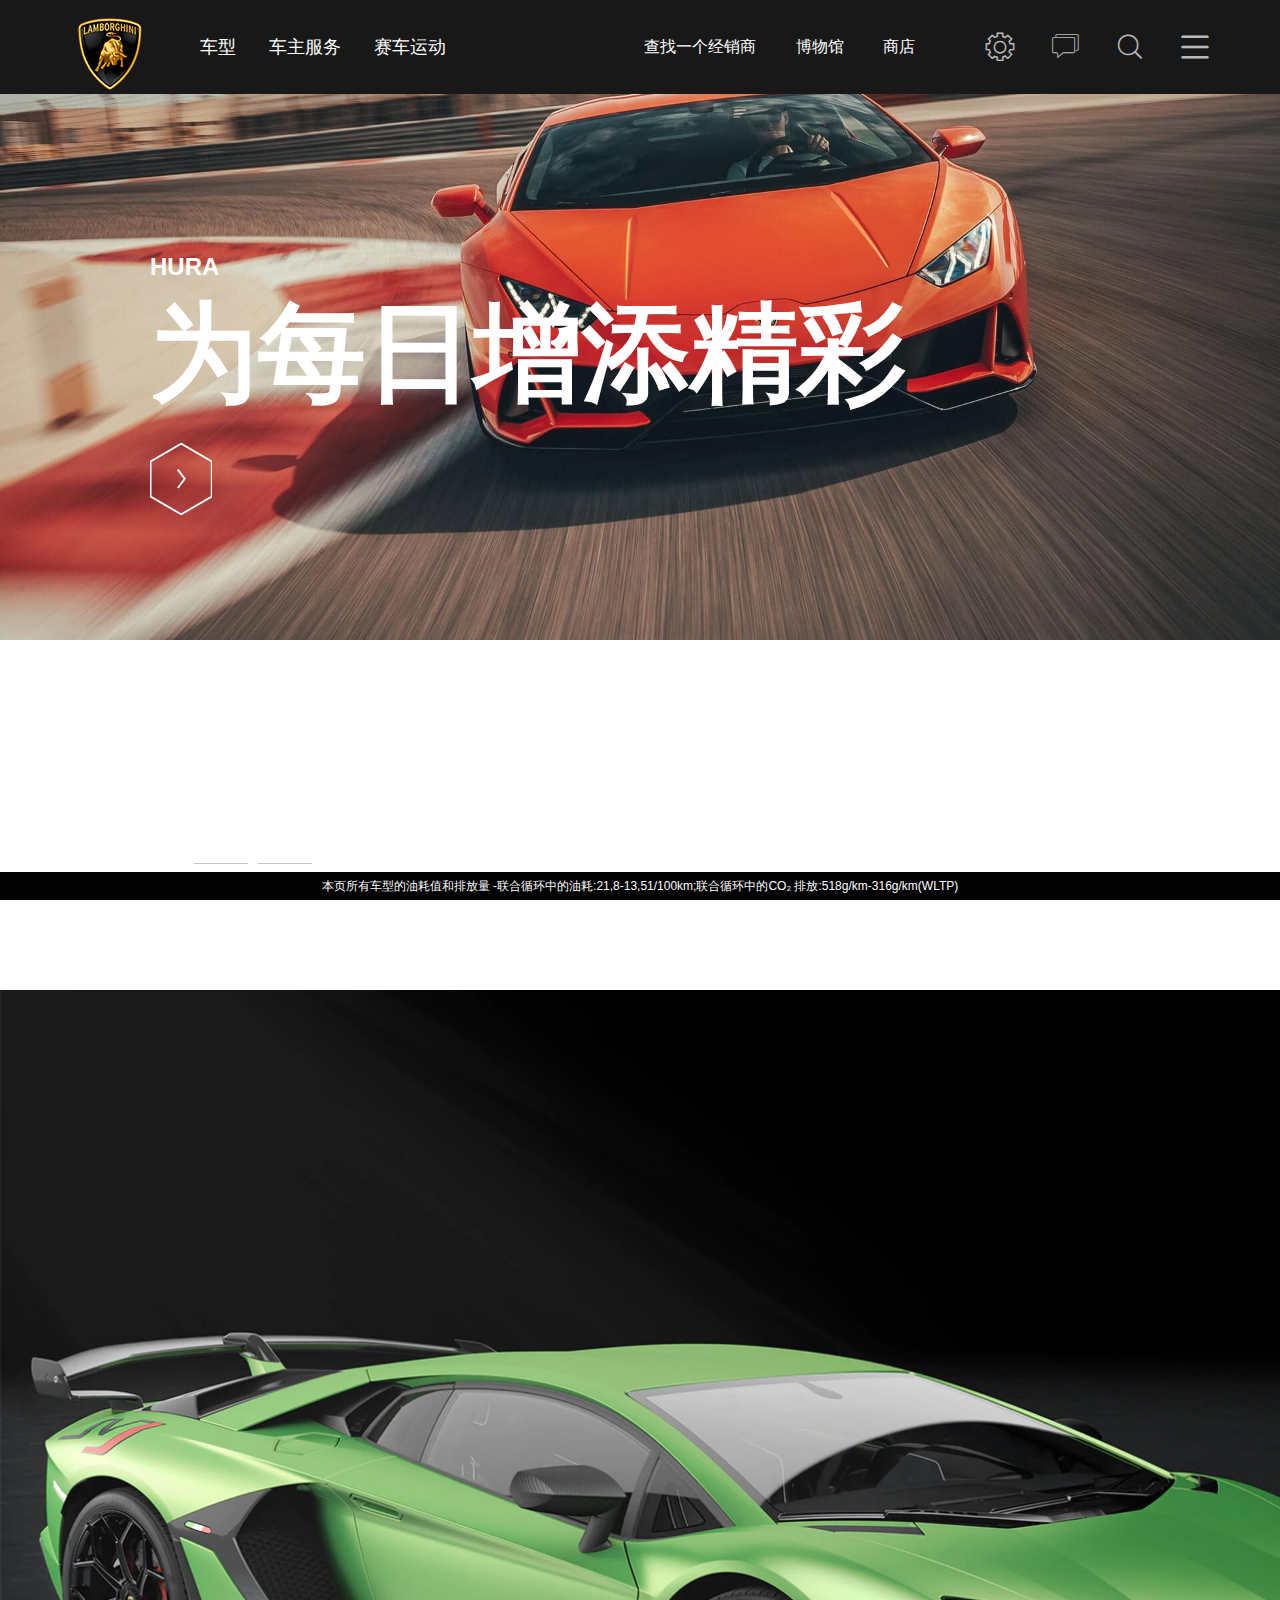
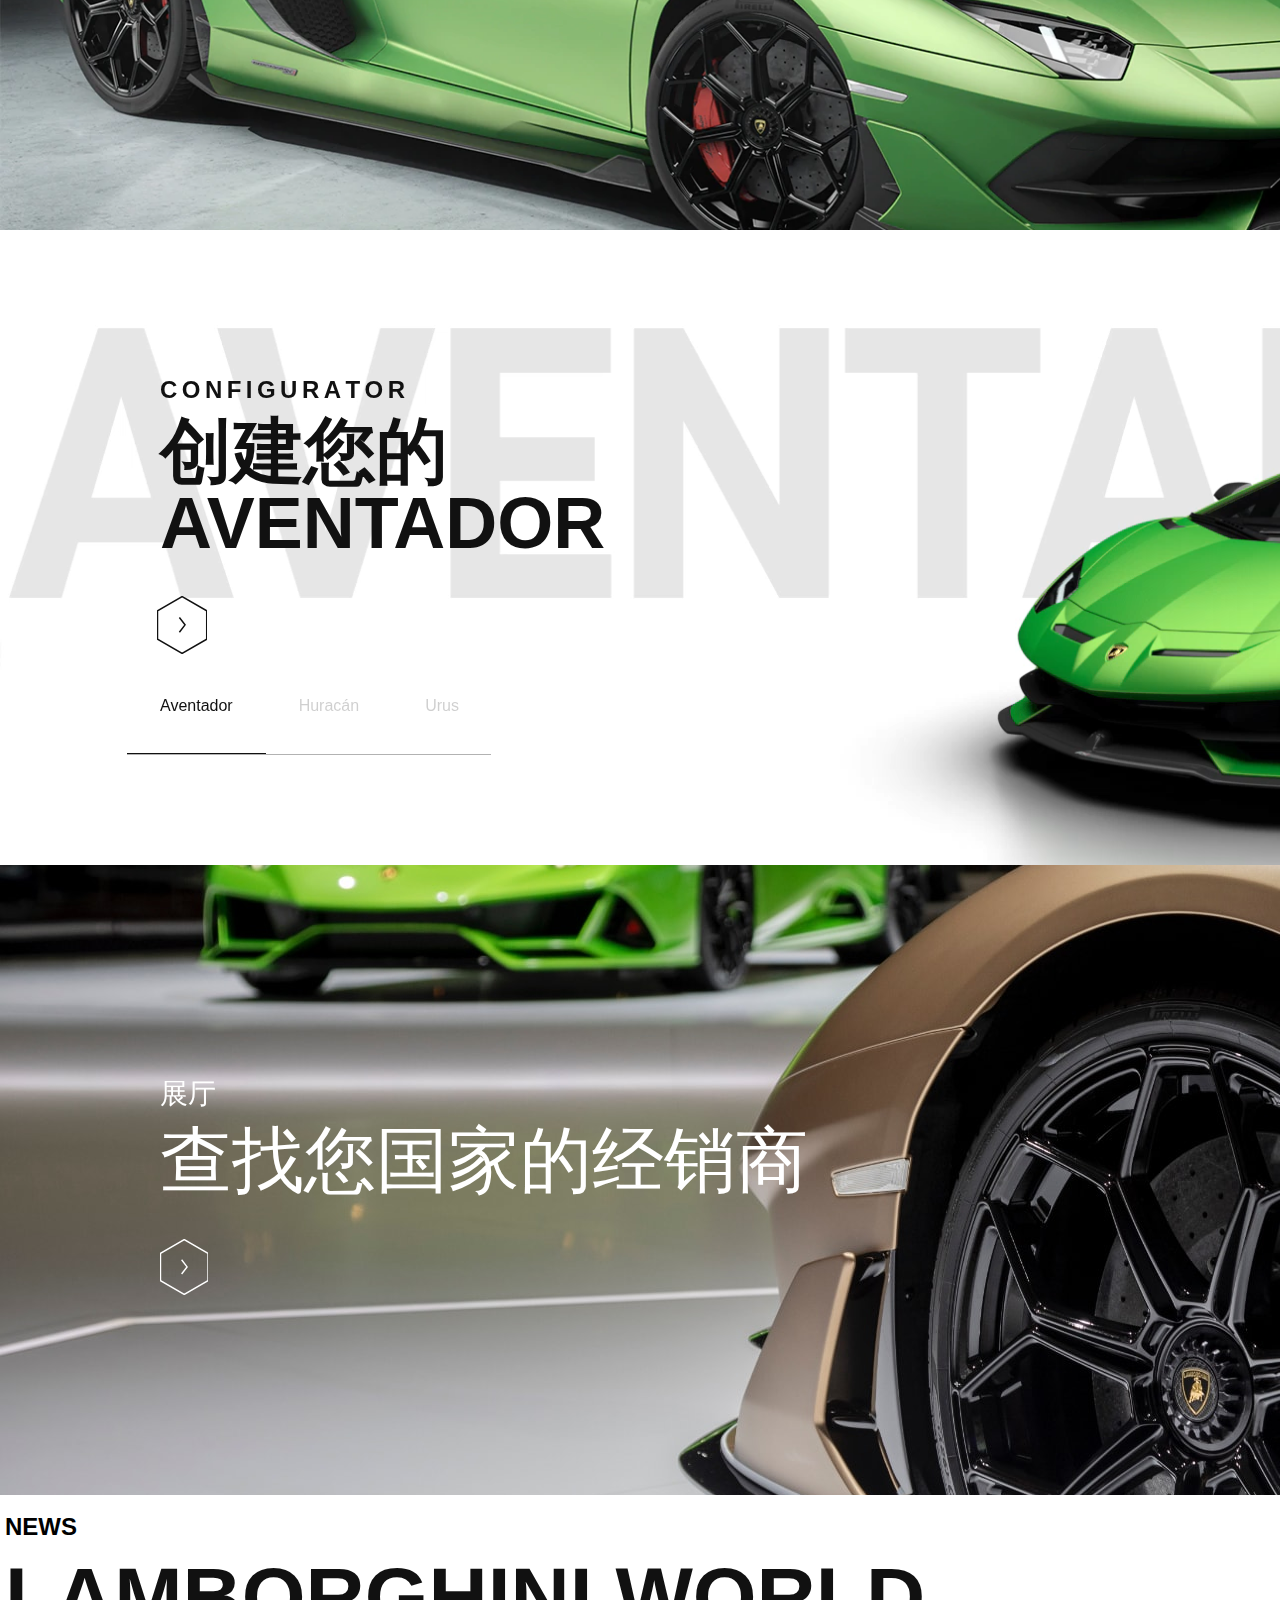
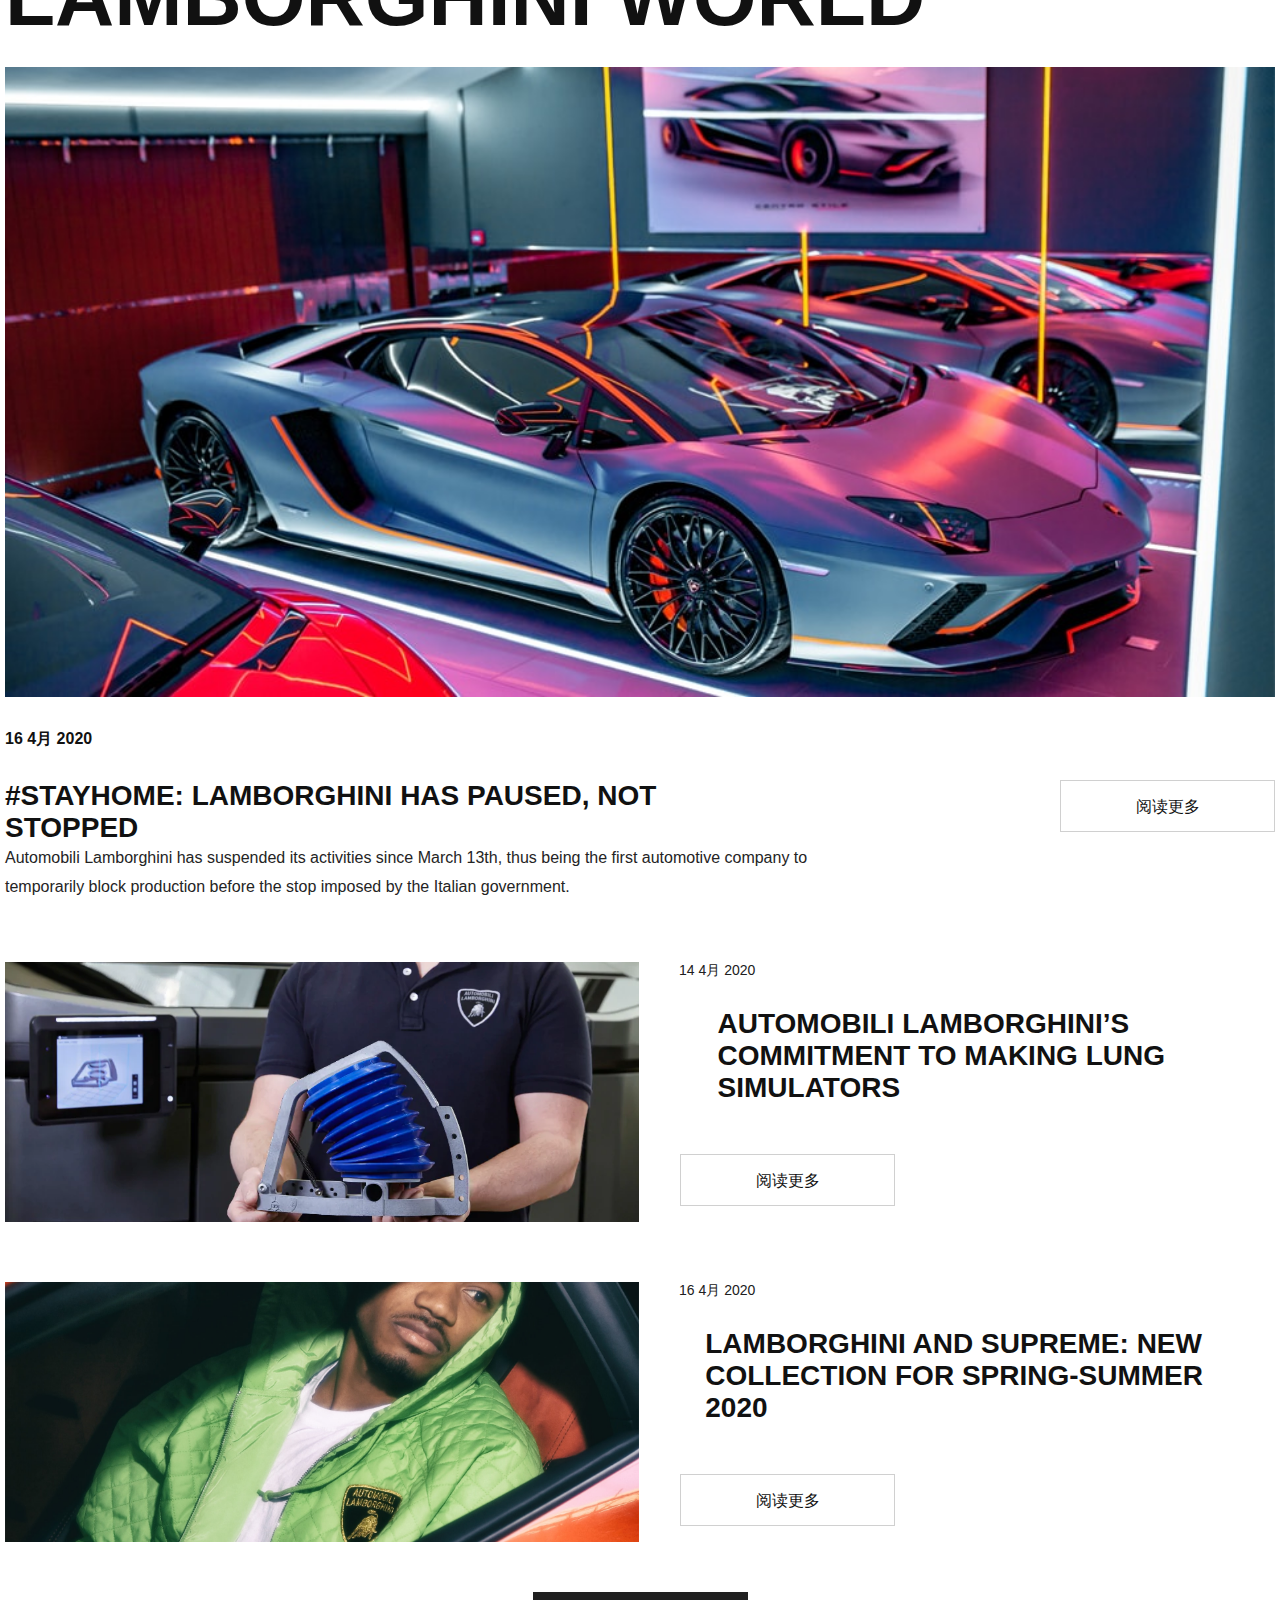
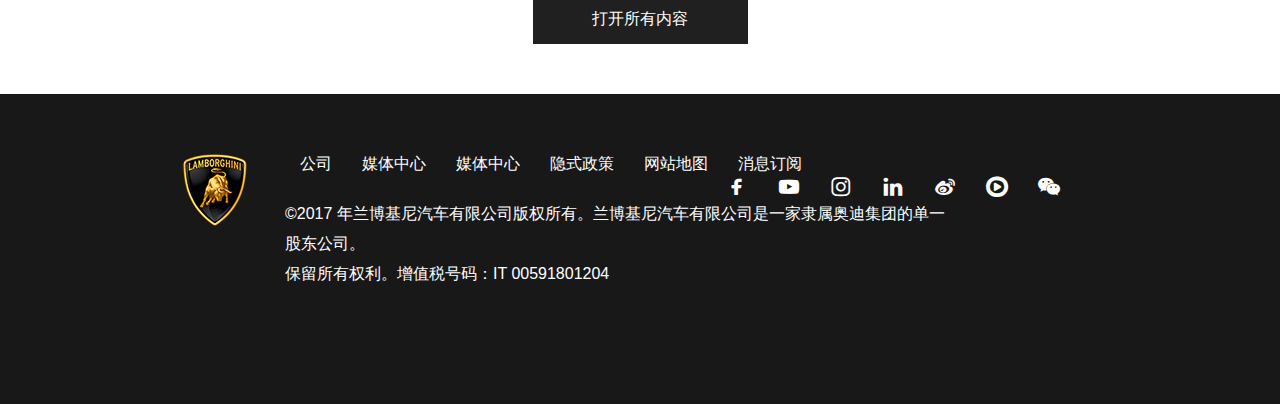
<file: index.html>
<!DOCTYPE html>
<html lang="en">

<head>
    <title>兰博基尼-官方网站| Lamborghini.com</title>
    <meta charset="UTF-8">
    <meta name="viewport" content="width=device-width, initial-scale=1.0">
    <title>兰博基尼官网</title>
    <link rel="shortcut icon" href="favicon.ico" />
    <link rel="stylesheet" href="./iconfont/iconfont.css">
    <link rel="stylesheet" href="./css/style.css">
    <link rel="stylesheet" href="./css/index.css">
    <script src="./js/animate.js"></script>
    <script src="./lib/jquery-3.4.1.min.js"></script>

</head>

<body>
    <!-- 1.顶部导航栏 -->
    <nav>
        <!-- 1.1顶部导航栏左侧 -->
        <div class="nav-left">
            <ul class="nav-left-menu">
                <li class="car">车型
                    <span class="car-bottom"></span>
                </li>
                <li class="service">车主服务
                    <span class="car-bottom"></span>
                </li>
                <li class="match">赛车运动
                    <span class="car-bottom"></span>
                </li>
            </ul>
            <!-- 1.1.1车型一级下拉列表 -->
            <ul class="car-menu">
                <li class="car-menu-one">AVENTADOR</li>
                <li class="car-menu-two">HURACAN</li>
                <li class="car-menu-three">URUS</li>
                <li class="car-menu-four">限量系类</li>
                <li class="car-menu-five">概念车</li>
            </ul>
            <div class="nav-two">
                <!-- 1.1.1.1车型二级下拉列表1 -->
                <ul class="car-menu-first">
                    <li class="car-menu-first-one"> AVENTADOR S</li>
                    <li class="car-menu-first-two"> AVENTADOR S ROADSTER</li>
                    <li class="car-menu-first-three"> AVENTADOR SVJ</li>
                    <li class="car-menu-first-four"> AVENTADOR SVJ ROADSTER</li>
                </ul>
                <!-- 1.1.1.2车型二级下拉列表2 -->
                <ul class="car-menu-second">
                    <li class="car-menu-second-one"> HURACAN EVO</li>
                    <li class="car-menu-second-two"> HURACAN EVO SPYDER</li>
                    <li class="car-menu-second-three"> HURACAN EVO RWD</li>
                </ul>
                <!-- 1.1.1.2车型二级下拉列表3 -->
                <ul class="car-menu-third">
                    <li>SIAN FKP 37</li>
                    <li>CENTENARIO ROADSTER</li>
                    <li>CENTENARIO</li>
                </ul>
                <!-- 1.1.1.2车型二级下拉列表4 -->
                <ul class="car-menu-fourth">
                    <li>TERZO MILLENNIO</li>
                    <li> ASTERION</li>
                    <li> ESTOQUE</li>
                </ul>
            </div>
            <!-- 1.1.2车型三级下拉列表 -->
            <div class="car-parameter">
                <div class="nav-third nav-third-one">
                    <div class="nav-third-car">
                        <!-- 图片 -->
                        <img src="./img/HQ-Aventador-S.webp" alt="">
                        <!-- 汽车参数 -->

                        <div class="nav-third-one-top">
                            <div class="hexagon">
                                <svg xmlns="http://www.w3.org/2000/svg" viewBox="0 0 50.464 58.271" class="exagon">
                                    <g stroke-width="1.5" transform="translate(-1624 -187.923)">
                                        <path class="background exagon"
                                            d="M50.464 43.992L25.732 58.271 1 43.992V15.434L25.732 1.155l24.732 14.279z"
                                            transform="translate(1623.5 187.345)"></path>
                                        <path class="foreground right" d="M0 0l7.432 5.674L14.864 0"
                                            transform="rotate(-90 935.432 -711.068)">
                                        </path>
                                    </g>
                                </svg>
                            </div>
                            <span>创建您的AVENTADOR</span>
                            <p>从这里开始您的配置</p>
                        </div>
                        <div class="nav-third-one-center"></div>
                        <div class="nav-third-one-bottom-right">
                            <span>0-100 KM/H</span>
                            <p>2,9s</p>
                        </div>
                        <div class="nav-third-one-bottom-bottom">
                            <span>最高速度</span>
                            <p>350KM/H</p>
                        </div>
                        <div class="nav-third-one-bottom-left-bottom">
                            <span>最大功率（CV）/最大功率（KW）</span>
                            <p>740CV/550KW</p>
                        </div>
                        <div class="nav-third-one-bottom-left">
                            <div class="hexagon">
                                <svg xmlns="http://www.w3.org/2000/svg" viewBox="0 0 50.464 58.271" class="exagon">
                                    <g stroke-width="1.5" transform="translate(-1624 -187.923)">
                                        <path class="background exagon"
                                            d="M50.464 43.992L25.732 58.271 1 43.992V15.434L25.732 1.155l24.732 14.279z"
                                            transform="translate(1623.5 187.345)"></path>
                                        <path class="foreground right" d="M0 0l7.432 5.674L14.864 0"
                                            transform="rotate(-90 935.432 -711.068)">
                                        </path>
                                    </g>
                                </svg>
                            </div>
                            <span> AVENTADOR S</span>
                            <p>车型信息</p>
                        </div>
                    </div>
                </div>
                <div class="nav-third nav-third-two">
                    <div class="nav-third-car">
                        <!-- 图片 -->
                        <img src="./img/HQ-Aventador-S-Roadster.webp" alt="">
                        <!-- 汽车参数 -->

                        <div class="nav-third-one-top">
                            <div class="hexagon">
                                <svg xmlns="http://www.w3.org/2000/svg" viewBox="0 0 50.464 58.271" class="exagon">
                                    <g stroke-width="1.5" transform="translate(-1624 -187.923)">
                                        <path class="background exagon"
                                            d="M50.464 43.992L25.732 58.271 1 43.992V15.434L25.732 1.155l24.732 14.279z"
                                            transform="translate(1623.5 187.345)"></path>
                                        <path class="foreground right" d="M0 0l7.432 5.674L14.864 0"
                                            transform="rotate(-90 935.432 -711.068)">
                                        </path>
                                    </g>
                                </svg>
                            </div>
                            <span>创建您的AVENTADOR</span>
                            <p>从这里开始您的配置</p>
                        </div>
                        <div class="nav-third-one-center"></div>
                        <div class="nav-third-one-bottom-right">
                            <span>0-100 KM/H</span>
                            <p>2,9s</p>
                        </div>
                        <div class="nav-third-one-bottom-bottom">
                            <span>最高速度</span>
                            <p>350KM/H</p>
                        </div>
                        <div class="nav-third-one-bottom-left-bottom">
                            <span>最大功率（CV）/最大功率（KW）</span>
                            <p>740CV/550KW</p>
                        </div>
                        <div class="nav-third-one-bottom-left">
                            <div class="hexagon">
                                <svg xmlns="http://www.w3.org/2000/svg" viewBox="0 0 50.464 58.271" class="exagon">
                                    <g stroke-width="1.5" transform="translate(-1624 -187.923)">
                                        <path class="background exagon"
                                            d="M50.464 43.992L25.732 58.271 1 43.992V15.434L25.732 1.155l24.732 14.279z"
                                            transform="translate(1623.5 187.345)"></path>
                                        <path class="foreground right" d="M0 0l7.432 5.674L14.864 0"
                                            transform="rotate(-90 935.432 -711.068)">
                                        </path>
                                    </g>
                                </svg>
                            </div>
                            <span> AVENTADOR S</span>
                            <p>车型信息</p>
                        </div>
                    </div>
                </div>
                <div class="nav-third nav-third-three">
                    <div class="nav-third-car">
                        <!-- 图片 -->
                        <img src="./img/HQ-Aventador-SVJ.png" alt="">
                        <!-- 汽车参数 -->

                        <div class="nav-third-one-top">
                            <div class="hexagon">
                                <svg xmlns="http://www.w3.org/2000/svg" viewBox="0 0 50.464 58.271" class="exagon">
                                    <g stroke-width="1.5" transform="translate(-1624 -187.923)">
                                        <path class="background exagon"
                                            d="M50.464 43.992L25.732 58.271 1 43.992V15.434L25.732 1.155l24.732 14.279z"
                                            transform="translate(1623.5 187.345)"></path>
                                        <path class="foreground right" d="M0 0l7.432 5.674L14.864 0"
                                            transform="rotate(-90 935.432 -711.068)">
                                        </path>
                                    </g>
                                </svg>
                            </div>
                            <span>创建您的AVENTADOR</span>
                            <p>从这里开始您的配置</p>
                        </div>
                        <div class="nav-third-one-center"></div>
                        <div class="nav-third-one-bottom-right">
                            <span>0-100 KM/H</span>
                            <p>2,9s</p>
                        </div>
                        <div class="nav-third-one-bottom-bottom">
                            <span>最高速度</span>
                            <p>350KM/H</p>
                        </div>
                        <div class="nav-third-one-bottom-left-bottom">
                            <span>最大功率（CV）/最大功率（KW）</span>
                            <p>740CV/550KW</p>
                        </div>
                        <div class="nav-third-one-bottom-left">
                            <div class="hexagon">
                                <svg xmlns="http://www.w3.org/2000/svg" viewBox="0 0 50.464 58.271" class="exagon">
                                    <g stroke-width="1.5" transform="translate(-1624 -187.923)">
                                        <path class="background exagon"
                                            d="M50.464 43.992L25.732 58.271 1 43.992V15.434L25.732 1.155l24.732 14.279z"
                                            transform="translate(1623.5 187.345)"></path>
                                        <path class="foreground right" d="M0 0l7.432 5.674L14.864 0"
                                            transform="rotate(-90 935.432 -711.068)">
                                        </path>
                                    </g>
                                </svg>
                            </div>
                            <span> AVENTADOR S</span>
                            <p>车型信息</p>
                        </div>
                    </div>
                </div>
                <div class="nav-third nav-third-four">
                    <div class="nav-third-car">
                        <!-- 图片 -->
                        <img src="./img/HQ-Aventador-SVJ-Roadster.png" alt="">
                        <!-- 汽车参数 -->

                        <div class="nav-third-one-top">
                            <div class="hexagon">
                                <svg xmlns="http://www.w3.org/2000/svg" viewBox="0 0 50.464 58.271" class="exagon">
                                    <g stroke-width="1.5" transform="translate(-1624 -187.923)">
                                        <path class="background exagon"
                                            d="M50.464 43.992L25.732 58.271 1 43.992V15.434L25.732 1.155l24.732 14.279z"
                                            transform="translate(1623.5 187.345)"></path>
                                        <path class="foreground right" d="M0 0l7.432 5.674L14.864 0"
                                            transform="rotate(-90 935.432 -711.068)">
                                        </path>
                                    </g>
                                </svg>
                            </div>
                            <span>创建您的AVENTADOR</span>
                            <p>从这里开始您的配置</p>
                        </div>
                        <div class="nav-third-one-center"></div>
                        <div class="nav-third-one-bottom-right">
                            <span>0-100 KM/H</span>
                            <p>2,9s</p>
                        </div>
                        <div class="nav-third-one-bottom-bottom">
                            <span>最高速度</span>
                            <p>350KM/H</p>
                        </div>
                        <div class="nav-third-one-bottom-left-bottom">
                            <span>最大功率（CV）/最大功率（KW）</span>
                            <p>740CV/550KW</p>
                        </div>
                        <div class="nav-third-one-bottom-left">
                            <div class="hexagon">
                                <svg xmlns="http://www.w3.org/2000/svg" viewBox="0 0 50.464 58.271" class="exagon">
                                    <g stroke-width="1.5" transform="translate(-1624 -187.923)">
                                        <path class="background exagon"
                                            d="M50.464 43.992L25.732 58.271 1 43.992V15.434L25.732 1.155l24.732 14.279z"
                                            transform="translate(1623.5 187.345)"></path>
                                        <path class="foreground right" d="M0 0l7.432 5.674L14.864 0"
                                            transform="rotate(-90 935.432 -711.068)">
                                        </path>
                                    </g>
                                </svg>
                            </div>
                            <span> AVENTADOR S</span>
                            <p>车型信息</p>
                        </div>
                    </div>
                </div>
                <!-- 一级菜单栏第二个三级菜单栏 -->
                <div class="nav-third nav-third-five">
                    <div class="nav-third-car">
                        <!-- 图片 -->
                        <img src="./img/evo.webp" alt="">
                        <!-- 汽车参数 -->
                        <div class="nav-third-one-top">
                            <div class="hexagon">
                                <svg xmlns="http://www.w3.org/2000/svg" viewBox="0 0 50.464 58.271" class="exagon">
                                    <g stroke-width="1.5" transform="translate(-1624 -187.923)">
                                        <path class="background exagon"
                                            d="M50.464 43.992L25.732 58.271 1 43.992V15.434L25.732 1.155l24.732 14.279z"
                                            transform="translate(1623.5 187.345)"></path>
                                        <path class="foreground right" d="M0 0l7.432 5.674L14.864 0"
                                            transform="rotate(-90 935.432 -711.068)">
                                        </path>
                                    </g>
                                </svg>
                            </div>
                            <span>创建您的AVENTADOR</span>
                            <p>从这里开始您的配置</p>
                        </div>
                        <div class="nav-third-one-center"></div>
                        <div class="nav-third-one-bottom-right">
                            <span>0-100 KM/H</span>
                            <p>2,9s</p>
                        </div>
                        <div class="nav-third-one-bottom-bottom">
                            <span>最高速度</span>
                            <p>350KM/H</p>
                        </div>
                        <div class="nav-third-one-bottom-left-bottom">
                            <span>最大功率（CV）/最大功率（KW）</span>
                            <p>740CV/550KW</p>
                        </div>
                        <div class="nav-third-one-bottom-left">
                            <div class="hexagon">
                                <svg xmlns="http://www.w3.org/2000/svg" viewBox="0 0 50.464 58.271" class="exagon">
                                    <g stroke-width="1.5" transform="translate(-1624 -187.923)">
                                        <path class="background exagon"
                                            d="M50.464 43.992L25.732 58.271 1 43.992V15.434L25.732 1.155l24.732 14.279z"
                                            transform="translate(1623.5 187.345)"></path>
                                        <path class="foreground right" d="M0 0l7.432 5.674L14.864 0"
                                            transform="rotate(-90 935.432 -711.068)">
                                        </path>
                                    </g>
                                </svg>
                            </div>
                            <span> AVENTADOR S</span>
                            <p>车型信息</p>
                        </div>
                    </div>
                </div>
                <div class="nav-third nav-third-six">
                    <div class="nav-third-car">
                        <!-- 图片 -->
                        <img src="./img/HQ-Huracan-EVO-RWD.webp" alt="">
                        <!-- 汽车参数 -->

                        <div class="nav-third-one-top">
                            <div class="hexagon">
                                <svg xmlns="http://www.w3.org/2000/svg" viewBox="0 0 50.464 58.271" class="exagon">
                                    <g stroke-width="1.5" transform="translate(-1624 -187.923)">
                                        <path class="background exagon"
                                            d="M50.464 43.992L25.732 58.271 1 43.992V15.434L25.732 1.155l24.732 14.279z"
                                            transform="translate(1623.5 187.345)"></path>
                                        <path class="foreground right" d="M0 0l7.432 5.674L14.864 0"
                                            transform="rotate(-90 935.432 -711.068)">
                                        </path>
                                    </g>
                                </svg>
                            </div>
                            <span>创建您的AVENTADOR</span>
                            <p>从这里开始您的配置</p>
                        </div>
                        <div class="nav-third-one-center"></div>
                        <div class="nav-third-one-bottom-right">
                            <span>0-100 KM/H</span>
                            <p>2,9s</p>
                        </div>
                        <div class="nav-third-one-bottom-bottom">
                            <span>最高速度</span>
                            <p>350KM/H</p>
                        </div>
                        <div class="nav-third-one-bottom-left-bottom">
                            <span>最大功率（CV）/最大功率（KW）</span>
                            <p>740CV/550KW</p>
                        </div>
                        <div class="nav-third-one-bottom-left">
                            <div class="hexagon">
                                <svg xmlns="http://www.w3.org/2000/svg" viewBox="0 0 50.464 58.271" class="exagon">
                                    <g stroke-width="1.5" transform="translate(-1624 -187.923)">
                                        <path class="background exagon"
                                            d="M50.464 43.992L25.732 58.271 1 43.992V15.434L25.732 1.155l24.732 14.279z"
                                            transform="translate(1623.5 187.345)"></path>
                                        <path class="foreground right" d="M0 0l7.432 5.674L14.864 0"
                                            transform="rotate(-90 935.432 -711.068)">
                                        </path>
                                    </g>
                                </svg>
                            </div>
                            <span> AVENTADOR S</span>
                            <p>车型信息</p>
                        </div>
                    </div>
                </div>
                <div class="nav-third nav-third-seven">
                    <div class="nav-third-car">
                        <!-- 图片 -->
                        <img src="./img/HQ-Huracan-EVO-Spyder.webp" alt="">
                        <!-- 汽车参数 -->

                        <div class="nav-third-one-top">
                            <div class="hexagon">
                                <svg xmlns="http://www.w3.org/2000/svg" viewBox="0 0 50.464 58.271" class="exagon">
                                    <g stroke-width="1.5" transform="translate(-1624 -187.923)">
                                        <path class="background exagon"
                                            d="M50.464 43.992L25.732 58.271 1 43.992V15.434L25.732 1.155l24.732 14.279z"
                                            transform="translate(1623.5 187.345)"></path>
                                        <path class="foreground right" d="M0 0l7.432 5.674L14.864 0"
                                            transform="rotate(-90 935.432 -711.068)">
                                        </path>
                                    </g>
                                </svg>
                            </div>
                            <span>创建您的AVENTADOR</span>
                            <p>从这里开始您的配置</p>
                        </div>
                        <div class="nav-third-one-center"></div>
                        <div class="nav-third-one-bottom-right">
                            <span>0-100 KM/H</span>
                            <p>2,9s</p>
                        </div>
                        <div class="nav-third-one-bottom-bottom">
                            <span>最高速度</span>
                            <p>350KM/H</p>
                        </div>
                        <div class="nav-third-one-bottom-left-bottom">
                            <span>最大功率（CV）/最大功率（KW）</span>
                            <p>740CV/550KW</p>
                        </div>
                        <div class="nav-third-one-bottom-left">
                            <div class="hexagon">
                                <svg xmlns="http://www.w3.org/2000/svg" viewBox="0 0 50.464 58.271" class="exagon">
                                    <g stroke-width="1.5" transform="translate(-1624 -187.923)">
                                        <path class="background exagon"
                                            d="M50.464 43.992L25.732 58.271 1 43.992V15.434L25.732 1.155l24.732 14.279z"
                                            transform="translate(1623.5 187.345)"></path>
                                        <path class="foreground right" d="M0 0l7.432 5.674L14.864 0"
                                            transform="rotate(-90 935.432 -711.068)">
                                        </path>
                                    </g>
                                </svg>
                            </div>
                            <span> AVENTADOR S</span>
                            <p>车型信息</p>
                        </div>
                    </div>
                </div>
                <!-- 一级菜单栏第三个三级菜单栏 -->
                <div class="nav-third nav-third-eight">
                    <div class="nav-third-car">
                        <!-- 图片 -->
                        <img src="./img/HQ Urus.webp" alt="">
                        <!-- 汽车参数 -->

                        <div class="nav-third-one-top">
                            <div class="hexagon">
                                <a href="./Urus  Lamborghini.com.html">
                                    <svg xmlns="http://www.w3.org/2000/svg" viewBox="0 0 50.464 58.271" class="exagon">
                                        <g stroke-width="1.5" transform="translate(-1624 -187.923)">
                                            <path class="background exagon"
                                                d="M50.464 43.992L25.732 58.271 1 43.992V15.434L25.732 1.155l24.732 14.279z"
                                                transform="translate(1623.5 187.345)"></path>
                                            <path class="foreground right" d="M0 0l7.432 5.674L14.864 0"
                                                transform="rotate(-90 935.432 -711.068)">
                                            </path>
                                        </g>
                                    </svg>
                                </a>
                            </div>
                            <span>创建您的URUS</span>
                            <p>从这里开始您的配置</p>
                        </div>
                        <div class="nav-third-one-center"></div>
                        <div class="nav-third-one-bottom-right">
                            <span>0-100 KM/H</span>
                            <p>2,9s</p>
                        </div>
                        <div class="nav-third-one-bottom-bottom">
                            <span>最高速度</span>
                            <p>350KM/H</p>
                        </div>
                        <div class="nav-third-one-bottom-left-bottom">
                            <span>最大功率（CV）/最大功率（KW）</span>
                            <p>740CV/550KW</p>
                        </div>
                        <div class="nav-third-one-bottom-left">
                            <div class="hexagon">
                                <a href="./Urus  Lamborghini.com.html">
                                    <svg xmlns="http://www.w3.org/2000/svg" viewBox="0 0 50.464 58.271" class="exagon">
                                        <g stroke-width="1.5" transform="translate(-1624 -187.923)">
                                            <path class="background exagon"
                                                d="M50.464 43.992L25.732 58.271 1 43.992V15.434L25.732 1.155l24.732 14.279z"
                                                transform="translate(1623.5 187.345)"></path>
                                            <path class="foreground right" d="M0 0l7.432 5.674L14.864 0"
                                                transform="rotate(-90 935.432 -711.068)">
                                            </path>
                                        </g>
                                    </svg>
                                </a>
                            </div>
                            <span> AVENTADOR S</span>
                            <p>车型信息</p>
                        </div>
                    </div>
                </div>
            </div>
            <!-- 1.1.3车主服务一级下拉列表 -->
            <ul class="service-menu">
                <li class="service-menu-one">FINANCIAL SERVICES</li>
                <li class="service-menu-two">AD PERSONAM</li>
                <li class="service-menu-three">原装辅件</li>
                <li class="service-menu-four">零配件</li>
                <li class="service-menu-five">协助与维护</li>
                <li class="service-menu-six">二手车</li>
                <li class="service-menu-seven">经典</li>
            </ul>

        </div>
        <!-- 1.2右侧顶部导航栏 -->
        <div class="nav-right">
            <!-- 1.2.1右侧顶部导航栏跳转链接 -->
            <div class="nav-right-left">
                <a href="">查找一个经销商
                    <span class="car-bottom"></span>
                </a>
                <a href="">博物馆
                    <span class="car-bottom"></span>
                </a>
                <a href="">商店
                    <span class="car-bottom"></span>
                </a>
            </div>
            <!-- 1.2.2右侧顶部导航栏功能 -->
            <div class="nav-right-right">
                <ul class=" iconfont icon-shezhi setUp">

                </ul>
                <ul class=" iconfont icon-duihuakuang2 chat">

                </ul>
                <ul class=" iconfont icon-sousuo search">

                </ul>
                <ul class=" iconfont icon-icon- list">

                </ul>
            </div>
        </div>
    </nav>
    <!-- 2.主页轮播图 -->
    <div class="slider">
        <ul>
            <li><img src="./img/hero.jpg" alt="">
                <div class="slider-word">
                    <div class="upper">
                        <div>H</div>
                        <div>U</div>
                        <div>R</div>
                        <div>A</div>
                        <div>C</div>
                        <div>Á</div>
                        <div>N</div>
                    </div>
                    <p>为每日增添精彩</p>
                    <a href="./Lamborghini Huracán EVO.html">
                        <svg xmlns="http://www.w3.org/2000/svg" viewBox="0 0 50.464 58.271" class="exagon">
                            <g stroke-width="1.5" transform="translate(-1624 -187.923)">
                                <path class="background exagon"
                                    d="M50.464 43.992L25.732 58.271 1 43.992V15.434L25.732 1.155l24.732 14.279z"
                                    transform="translate(1623.5 187.345)"></path>
                                <path class="foreground right" d="M0 0l7.432 5.674L14.864 0"
                                    transform="rotate(-90 935.432 -711.068)">
                                </path>
                            </g>
                        </svg>
                    </a>
                </div>
            </li>

            <li><img src="./img/URUS.jpg" alt="">
                <div class="slider-word">
                    <div class="upper">
                        <div>U</div>
                        <div>R</div>
                        <div>U</div>
                        <div>S</div>
                    </div>
                    <p>SNICE WE <br>MADE IT<br>POSSIBLE </p>
                    <a href="./Urus  Lamborghini.com.html">
                        <svg xmlns="http://www.w3.org/2000/svg" viewBox="0 0 50.464 58.271" class="exagon">
                            <g stroke-width="1.5" transform="translate(-1624 -187.923)">
                                <path class="background exagon"
                                    d="M50.464 43.992L25.732 58.271 1 43.992V15.434L25.732 1.155l24.732 14.279z"
                                    transform="translate(1623.5 187.345)"></path>
                                <path class="foreground right" d="M0 0l7.432 5.674L14.864 0"
                                    transform="rotate(-90 935.432 -711.068)">
                                </path>
                            </g>
                        </svg>
                    </a>
                </div>
            </li>
            <li><img src="./img/Lamborghini_SVJ.jpg" alt="">
                <div class="slider-word">
                    <div class="upper">
                        <div>A</div>
                        <div>N</div>
                        <div>E</div>
                        <div>N</div>
                        <div>T</div>
                        <div>A</div>
                        <div>D</div>
                        <div>O</div>
                        <div>R </div>
                        <div> S</div>
                        <div>V</div>
                        <div>J</div>
                    </div>
                    <p>纯粹激情,<br>塑造未来</p>
                    <a href="./Aventador SVJ.html">
                        <svg xmlns="http://www.w3.org/2000/svg" viewBox="0 0 50.464 58.271" class="exagon">
                            <g stroke-width="1.5" transform="translate(-1624 -187.923)">
                                <path class="background exagon"
                                    d="M50.464 43.992L25.732 58.271 1 43.992V15.434L25.732 1.155l24.732 14.279z"
                                    transform="translate(1623.5 187.345)"></path>
                                <path class="foreground right" d="M0 0l7.432 5.674L14.864 0"
                                    transform="rotate(-90 935.432 -711.068)">
                                </path>
                            </g>
                        </svg>
                    </a>
                </div>
            </li>

        </ul>

        <!--箭头-->
        <div class="arrow">
            <span class="arrow-left">&lt;</span>
            <span class="arrow-right">&gt;</span>

        </div>
        <!-- 小圆点 -->
        <ol>
            <li></li>
            <li></li>
            <li></li>
        </ol>
    </div>
    <!-- 第三部分 -->
    <!-- 3.三种车型滑入滑出 -->
    <div class="vehicle-type">
        <img src="./img/Aventador_SVJ_Verde_Compositing_4terzi_00.webp" alt="">
    </div>
    <!-- 第四部分 -->

    <div class="gutters">
        <ul class="gutters-first">
            <li class="gutters-first-one">
                <img src="./img/Homepage CC URUS_1920_706.webp" alt="">
                <div class="gutters-one">
                    <div>C</div>
                    <div>O</div>
                    <div>N</div>
                    <div>F</div>
                    <div>I</div>
                    <div>G</div>
                    <div>U</div>
                    <div>R</div>
                    <div>A</div>
                    <div>T</div>
                    <div>O</div>
                    <div>R</div>
                </div>
                <p>创建您的<br>
                    URUS
                </p>
                <a href="">
                    <svg xmlns="http://www.w3.org/2000/svg" viewBox="0 0 50.464 58.271" class="exagon">
                        <g stroke-width="1.5" transform="translate(-1624 -187.923)">
                            <path class="background exagon"
                                d="M50.464 43.992L25.732 58.271 1 43.992V15.434L25.732 1.155l24.732 14.279z"
                                transform="translate(1623.5 187.345)"></path>
                            <path class="foreground right" d="M0 0l7.432 5.674L14.864 0"
                                transform="rotate(-90 935.432 -711.068)">
                            </path>
                        </g>
                    </svg>
                </a>
            </li>
            <li class="gutters-first-two">
                <img src="./img/Homepage CC HURACAN_EVO_1920_706.webp" alt="">
                <div class="gutters-one">
                    <div>C</div>
                    <div>O</div>
                    <div>N</div>
                    <div>F</div>
                    <div>I</div>
                    <div>G</div>
                    <div>U</div>
                    <div>R</div>
                    <div>A</div>
                    <div>T</div>
                    <div>O</div>
                    <div>R</div>
                </div>
                <p>创建您的<br>
                    HURACÁN
                </p>
                <a href="">
                    <svg xmlns="http://www.w3.org/2000/svg" viewBox="0 0 50.464 58.271" class="exagon">
                        <g stroke-width="1.5" transform="translate(-1624 -187.923)">
                            <path class="background exagon"
                                d="M50.464 43.992L25.732 58.271 1 43.992V15.434L25.732 1.155l24.732 14.279z"
                                transform="translate(1623.5 187.345)"></path>
                            <path class="foreground right" d="M0 0l7.432 5.674L14.864 0"
                                transform="rotate(-90 935.432 -711.068)">
                            </path>
                        </g>
                    </svg>
                </a>
            </li>
            <li class="gutters-first-three">
                <video src="./video/Homepage CC AVANZAMENTO_AVENTADOR_SVJ_1920_706 (1).mp4"></video>
                <div class="gutters-one">
                    <div>C</div>
                    <div>O</div>
                    <div>N</div>
                    <div>F</div>
                    <div>I</div>
                    <div>G</div>
                    <div>U</div>
                    <div>R</div>
                    <div>A</div>
                    <div>T</div>
                    <div>O</div>
                    <div>R</div>
                </div>

                <p>创建您的<br>
                    AVENTADOR</p>
                <a href="">
                    <svg xmlns="http://www.w3.org/2000/svg" viewBox="0 0 50.464 58.271" class="exagon">
                        <g stroke-width="1.5" transform="translate(-1624 -187.923)">
                            <path class="background exagon"
                                d="M50.464 43.992L25.732 58.271 1 43.992V15.434L25.732 1.155l24.732 14.279z"
                                transform="translate(1623.5 187.345)"></path>
                            <path class="foreground right" d="M0 0l7.432 5.674L14.864 0"
                                transform="rotate(-90 935.432 -711.068)">
                            </path>
                        </g>
                    </svg>
                </a>
            </li>

        </ul>
        <ul class="gutters-second">
            <li class="gutters-second-one">Aventador</li>
            <li class="gutters-second-two">Huracán</li>
            <li class="gutters-second-three"> Urus</li>
        </ul>

        <ul class="gutters-third">
            <li class="gutters-third-one"></li>
            <li class="gutters-third-two"></li>
            <li class="gutters-third-three"></li>
        </ul>
        <span class="gutters-fourse"></span>
    </div>

    <!-- 第五部分 展厅 -->
    <div class="exhibition">
        <span>展厅</span>
        <p>
            查找您国家的经销商
        </p>
        <a href="">
            <svg xmlns="http://www.w3.org/2000/svg" viewBox="0 0 50.464 58.271" class="exagon">
                <g stroke-width="1.5" transform="translate(-1624 -187.923)">
                    <path class="background exagon"
                        d="M50.464 43.992L25.732 58.271 1 43.992V15.434L25.732 1.155l24.732 14.279z"
                        transform="translate(1623.5 187.345)"></path>
                    <path class="foreground right" d="M0 0l7.432 5.674L14.864 0"
                        transform="rotate(-90 935.432 -711.068)">
                    </path>
                </g>
            </svg>
        </a>
    </div>
    <!-- 第六部分 -->
    <div class="article container">
        <div class="article-one">
            <h4>NEWS</h4>
            <h1>LAMBORGHINI WORLD</h1>
            <img src="./img/Cover Mobile.jpg" alt="">
            <h5>16 4月 2020</h5>
                <div class="article-box">
                    阅读更多
                </div>

            <a href="./Lamborghini has paused.html">#STAYHOME: LAMBORGHINI HAS PAUSED, NOT <br>
                STOPPED</a><br>

            <span>Automobili Lamborghini has suspended its activities since March 13th, thus being the first automotive
                company to
                <br> temporarily block production before the stop imposed by the Italian government. </span>
        </div>
        <div class="article-two">
            <div class="article-img"></div>
            <h5>14 4月 2020</h5>
            <a href="./Automobili Lamborghini’s.html">AUTOMOBILI LAMBORGHINI’S <br>
                COMMITMENT TO MAKING LUNG <br>
                SIMULATORS</a>
            <div class="article-box">
                阅读更多
            </div>
        </div>
        <div class="article-three">
            <div class="article-img"></div>
            <h5>16 4月 2020</h5>
            <a href="./Automobili Lamborghini’s commitment.html">LAMBORGHINI AND SUPREME: NEW <br>
                COLLECTION FOR SPRING-SUMMER <br>
                2020</a>
            <div class="article-box">
                    阅读更多
            </div>
        </div>
        <div class="article-bottom">
            <a href="./Lamborghini world.html">打开所有内容</a>
        </div>
    </div>
    <!-- 第七部分 其他 -->
    <div class="other">
        <img src="./img/logo.webp" alt="">
        <ul class="other-left">
            <li><a href="">公司</a>
                <span class="car-bottom"></li>
            <li><a href="">媒体中心</a>
                <span class="car-bottom"></li>
            <li><a href="">媒体中心</a>
                <span class="car-bottom"></li>
            <li><a href="">隐式政策</a>
                <span class="car-bottom"></li>
            <li><a href="">网站地图</a>
                <span class="car-bottom"></li>
            <li><a href="">消息订阅</a>
                <span class="car-bottom"></li>
        </ul>
        <ul class="other-right">
            <li><a href="" class="iconfont icon-facebook"></a></li>
            <li><a href="" class="iconfont .icon-twitter"></a></li>
            <li><a href="" class="iconfont icon-youtube"></a></li>
            <li><a href="" class="iconfont icon-instagram "></a></li>
            <li><a href="" class="iconfont icon-linkedin"></a></li>
            <li><a href="" class="iconfont icon-weibo"></a></li>
            <li><a href="" class="iconfont icon-youku"></a></li>
            <li><a href="" class="iconfont icon-weixin"></a></li>
        </ul>

        <p>©2017 年兰博基尼汽车有限公司版权所有。兰博基尼汽车有限公司是一家隶属奥迪集团的单一<br>
            股东公司。<br>
            保留所有权利。增值税号码：IT 00591801204</p>
    </div>
    <!-- 第八部分 末尾固定定位 -->
    <div class="last">
        本页所有车型的油耗值和排放量 -联合循环中的油耗:21,8-13,51/100km;联合循环中的CO₂ 排放:518g/km-316g/km(WLTP)
    </div>
    <script src="./js/index.js"></script>
</body>

</html>
</file>
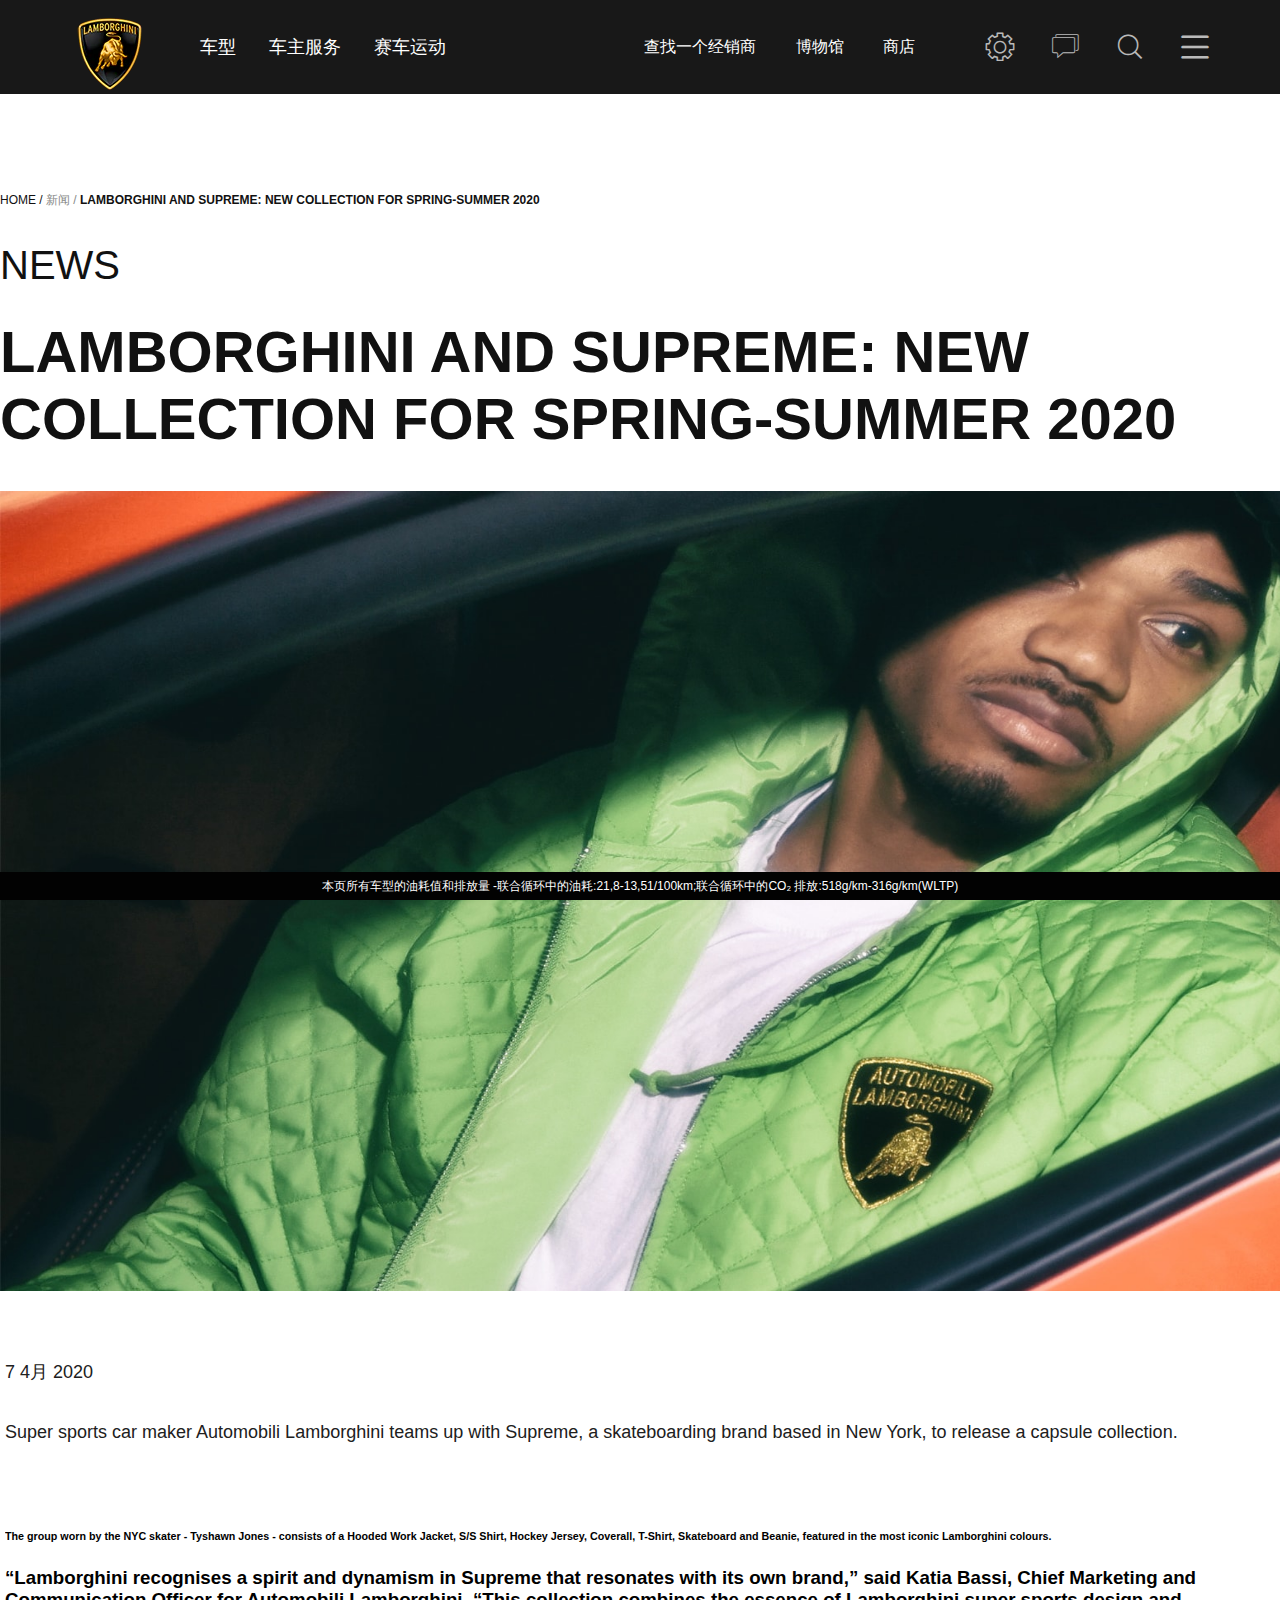
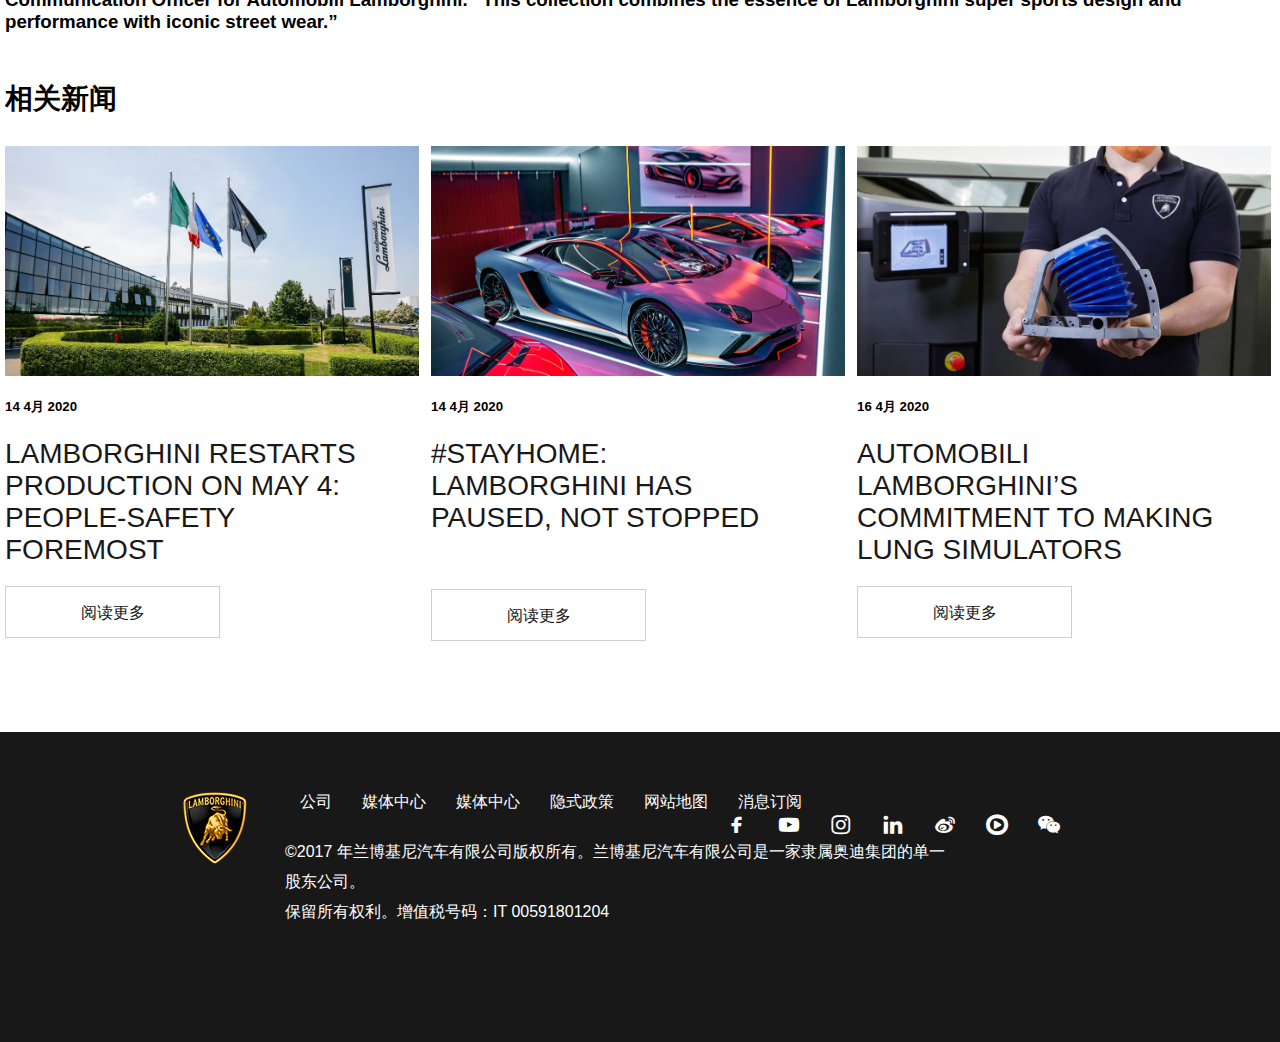
<file: Automobili Lamborghini’s commitment.html>
<!DOCTYPE html>
<html lang="en">

<head>
    <meta charset="UTF-8">
    <meta name="viewport" content="width=device-width, initial-scale=1.0">
    <title>兰博基尼官网</title>
    <link rel="shortcut icon" href="favicon.ico" />
    <link rel="stylesheet" href="./iconfont/iconfont.css">
    <link rel="stylesheet" href="./css/style.css">
    <link rel="stylesheet" href="./css/Lamborghini world.css">
    <script src="./js/animate.js"></script>
    <script src="./lib/jquery-3.4.1.min.js"></script>
</head>

<body>
    <!-- 1.顶部导航栏 -->
    <nav>
        <!-- 1.1顶部导航栏左侧 -->
        <div class="nav-left">
            <ul class="nav-left-menu">
                <li class="car">车型
                    <span class="car-bottom"></span>
                </li>
                <li class="service">车主服务
                    <span class="car-bottom"></span>
                </li>
                <li class="match">赛车运动
                    <span class="car-bottom"></span>
                </li>
            </ul>
            <!-- 1.1.1车型一级下拉列表 -->
            <ul class="car-menu">
                <li class="car-menu-one">AVENTADOR</li>
                <li class="car-menu-two">HURACAN</li>
                <li class="car-menu-three">URUS</li>
                <li class="car-menu-four">限量系类</li>
                <li class="car-menu-five">概念车</li>
            </ul>
            <div class="nav-two">
                <!-- 1.1.1.1车型二级下拉列表1 -->
                <ul class="car-menu-first">
                    <li class="car-menu-first-one"> AVENTADOR S</li>
                    <li class="car-menu-first-two"> AVENTADOR S ROADSTER</li>
                    <li class="car-menu-first-three"> AVENTADOR SVJ</li>
                    <li class="car-menu-first-four"> AVENTADOR SVJ ROADSTER</li>
                </ul>
                <!-- 1.1.1.2车型二级下拉列表2 -->
                <ul class="car-menu-second">
                    <li class="car-menu-second-one"> HURACAN EVO</li>
                    <li class="car-menu-second-two"> HURACAN EVO SPYDER</li>
                    <li class="car-menu-second-three"> HURACAN EVO RWD</li>
                </ul>
                <!-- 1.1.1.2车型二级下拉列表3 -->
                <ul class="car-menu-third">
                    <li>SIAN FKP 37</li>
                    <li>CENTENARIO ROADSTER</li>
                    <li>CENTENARIO</li>
                </ul>
                <!-- 1.1.1.2车型二级下拉列表4 -->
                <ul class="car-menu-fourth">
                    <li>TERZO MILLENNIO</li>
                    <li> ASTERION</li>
                    <li> ESTOQUE</li>
                </ul>
            </div>
            <!-- 1.1.2车型三级下拉列表 -->
            <div class="car-parameter">
                <div class="nav-third nav-third-one">
                    <div class="nav-third-car">
                        <!-- 图片 -->
                        <img src="./img/HQ-Aventador-S.webp" alt="">
                        <!-- 汽车参数 -->

                        <div class="nav-third-one-top">
                            <div class="hexagon">
                                <svg xmlns="http://www.w3.org/2000/svg" viewBox="0 0 50.464 58.271" class="exagon">
                                    <g stroke-width="1.5" transform="translate(-1624 -187.923)">
                                        <path class="background exagon"
                                            d="M50.464 43.992L25.732 58.271 1 43.992V15.434L25.732 1.155l24.732 14.279z"
                                            transform="translate(1623.5 187.345)"></path>
                                        <path class="foreground right" d="M0 0l7.432 5.674L14.864 0"
                                            transform="rotate(-90 935.432 -711.068)">
                                        </path>
                                    </g>
                                </svg>
                            </div>
                            <span>创建您的AVENTADOR</span>
                            <p>从这里开始您的配置</p>
                        </div>
                        <div class="nav-third-one-center"></div>
                        <div class="nav-third-one-bottom-right">
                            <span>0-100 KM/H</span>
                            <p>2,9s</p>
                        </div>
                        <div class="nav-third-one-bottom-bottom">
                            <span>最高速度</span>
                            <p>350KM/H</p>
                        </div>
                        <div class="nav-third-one-bottom-left-bottom">
                            <span>最大功率（CV）/最大功率（KW）</span>
                            <p>740CV/550KW</p>
                        </div>
                        <div class="nav-third-one-bottom-left">
                            <div class="hexagon">
                                <svg xmlns="http://www.w3.org/2000/svg" viewBox="0 0 50.464 58.271" class="exagon">
                                    <g stroke-width="1.5" transform="translate(-1624 -187.923)">
                                        <path class="background exagon"
                                            d="M50.464 43.992L25.732 58.271 1 43.992V15.434L25.732 1.155l24.732 14.279z"
                                            transform="translate(1623.5 187.345)"></path>
                                        <path class="foreground right" d="M0 0l7.432 5.674L14.864 0"
                                            transform="rotate(-90 935.432 -711.068)">
                                        </path>
                                    </g>
                                </svg>
                            </div>
                            <span> AVENTADOR S</span>
                            <p>车型信息</p>
                        </div>
                    </div>
                </div>
                <div class="nav-third nav-third-two">
                    <div class="nav-third-car">
                        <!-- 图片 -->
                        <img src="./img/HQ-Aventador-S-Roadster.webp" alt="">
                        <!-- 汽车参数 -->

                        <div class="nav-third-one-top">
                            <div class="hexagon">
                                <svg xmlns="http://www.w3.org/2000/svg" viewBox="0 0 50.464 58.271" class="exagon">
                                    <g stroke-width="1.5" transform="translate(-1624 -187.923)">
                                        <path class="background exagon"
                                            d="M50.464 43.992L25.732 58.271 1 43.992V15.434L25.732 1.155l24.732 14.279z"
                                            transform="translate(1623.5 187.345)"></path>
                                        <path class="foreground right" d="M0 0l7.432 5.674L14.864 0"
                                            transform="rotate(-90 935.432 -711.068)">
                                        </path>
                                    </g>
                                </svg>
                            </div>
                            <span>创建您的AVENTADOR</span>
                            <p>从这里开始您的配置</p>
                        </div>
                        <div class="nav-third-one-center"></div>
                        <div class="nav-third-one-bottom-right">
                            <span>0-100 KM/H</span>
                            <p>2,9s</p>
                        </div>
                        <div class="nav-third-one-bottom-bottom">
                            <span>最高速度</span>
                            <p>350KM/H</p>
                        </div>
                        <div class="nav-third-one-bottom-left-bottom">
                            <span>最大功率（CV）/最大功率（KW）</span>
                            <p>740CV/550KW</p>
                        </div>
                        <div class="nav-third-one-bottom-left">
                            <div class="hexagon">
                                <svg xmlns="http://www.w3.org/2000/svg" viewBox="0 0 50.464 58.271" class="exagon">
                                    <g stroke-width="1.5" transform="translate(-1624 -187.923)">
                                        <path class="background exagon"
                                            d="M50.464 43.992L25.732 58.271 1 43.992V15.434L25.732 1.155l24.732 14.279z"
                                            transform="translate(1623.5 187.345)"></path>
                                        <path class="foreground right" d="M0 0l7.432 5.674L14.864 0"
                                            transform="rotate(-90 935.432 -711.068)">
                                        </path>
                                    </g>
                                </svg>
                            </div>
                            <span> AVENTADOR S</span>
                            <p>车型信息</p>
                        </div>
                    </div>
                </div>
                <div class="nav-third nav-third-three">
                    <div class="nav-third-car">
                        <!-- 图片 -->
                        <img src="./img/HQ-Aventador-SVJ.png" alt="">
                        <!-- 汽车参数 -->

                        <div class="nav-third-one-top">
                            <div class="hexagon">
                                <svg xmlns="http://www.w3.org/2000/svg" viewBox="0 0 50.464 58.271" class="exagon">
                                    <g stroke-width="1.5" transform="translate(-1624 -187.923)">
                                        <path class="background exagon"
                                            d="M50.464 43.992L25.732 58.271 1 43.992V15.434L25.732 1.155l24.732 14.279z"
                                            transform="translate(1623.5 187.345)"></path>
                                        <path class="foreground right" d="M0 0l7.432 5.674L14.864 0"
                                            transform="rotate(-90 935.432 -711.068)">
                                        </path>
                                    </g>
                                </svg>
                            </div>
                            <span>创建您的AVENTADOR</span>
                            <p>从这里开始您的配置</p>
                        </div>
                        <div class="nav-third-one-center"></div>
                        <div class="nav-third-one-bottom-right">
                            <span>0-100 KM/H</span>
                            <p>2,9s</p>
                        </div>
                        <div class="nav-third-one-bottom-bottom">
                            <span>最高速度</span>
                            <p>350KM/H</p>
                        </div>
                        <div class="nav-third-one-bottom-left-bottom">
                            <span>最大功率（CV）/最大功率（KW）</span>
                            <p>740CV/550KW</p>
                        </div>
                        <div class="nav-third-one-bottom-left">
                            <div class="hexagon">
                                <svg xmlns="http://www.w3.org/2000/svg" viewBox="0 0 50.464 58.271" class="exagon">
                                    <g stroke-width="1.5" transform="translate(-1624 -187.923)">
                                        <path class="background exagon"
                                            d="M50.464 43.992L25.732 58.271 1 43.992V15.434L25.732 1.155l24.732 14.279z"
                                            transform="translate(1623.5 187.345)"></path>
                                        <path class="foreground right" d="M0 0l7.432 5.674L14.864 0"
                                            transform="rotate(-90 935.432 -711.068)">
                                        </path>
                                    </g>
                                </svg>
                            </div>
                            <span> AVENTADOR S</span>
                            <p>车型信息</p>
                        </div>
                    </div>
                </div>
                <div class="nav-third nav-third-four">
                    <div class="nav-third-car">
                        <!-- 图片 -->
                        <img src="./img/HQ-Aventador-SVJ-Roadster.png" alt="">
                        <!-- 汽车参数 -->

                        <div class="nav-third-one-top">
                            <div class="hexagon">
                                <svg xmlns="http://www.w3.org/2000/svg" viewBox="0 0 50.464 58.271" class="exagon">
                                    <g stroke-width="1.5" transform="translate(-1624 -187.923)">
                                        <path class="background exagon"
                                            d="M50.464 43.992L25.732 58.271 1 43.992V15.434L25.732 1.155l24.732 14.279z"
                                            transform="translate(1623.5 187.345)"></path>
                                        <path class="foreground right" d="M0 0l7.432 5.674L14.864 0"
                                            transform="rotate(-90 935.432 -711.068)">
                                        </path>
                                    </g>
                                </svg>
                            </div>
                            <span>创建您的AVENTADOR</span>
                            <p>从这里开始您的配置</p>
                        </div>
                        <div class="nav-third-one-center"></div>
                        <div class="nav-third-one-bottom-right">
                            <span>0-100 KM/H</span>
                            <p>2,9s</p>
                        </div>
                        <div class="nav-third-one-bottom-bottom">
                            <span>最高速度</span>
                            <p>350KM/H</p>
                        </div>
                        <div class="nav-third-one-bottom-left-bottom">
                            <span>最大功率（CV）/最大功率（KW）</span>
                            <p>740CV/550KW</p>
                        </div>
                        <div class="nav-third-one-bottom-left">
                            <div class="hexagon">
                                <svg xmlns="http://www.w3.org/2000/svg" viewBox="0 0 50.464 58.271" class="exagon">
                                    <g stroke-width="1.5" transform="translate(-1624 -187.923)">
                                        <path class="background exagon"
                                            d="M50.464 43.992L25.732 58.271 1 43.992V15.434L25.732 1.155l24.732 14.279z"
                                            transform="translate(1623.5 187.345)"></path>
                                        <path class="foreground right" d="M0 0l7.432 5.674L14.864 0"
                                            transform="rotate(-90 935.432 -711.068)">
                                        </path>
                                    </g>
                                </svg>
                            </div>
                            <span> AVENTADOR S</span>
                            <p>车型信息</p>
                        </div>
                    </div>
                </div>
                <!-- 一级菜单栏第二个三级菜单栏 -->
                <div class="nav-third nav-third-five">
                    <div class="nav-third-car">
                        <!-- 图片 -->
                        <img src="./img/evo.webp" alt="">
                        <!-- 汽车参数 -->
                        <div class="nav-third-one-top">
                            <div class="hexagon">
                                <svg xmlns="http://www.w3.org/2000/svg" viewBox="0 0 50.464 58.271" class="exagon">
                                    <g stroke-width="1.5" transform="translate(-1624 -187.923)">
                                        <path class="background exagon"
                                            d="M50.464 43.992L25.732 58.271 1 43.992V15.434L25.732 1.155l24.732 14.279z"
                                            transform="translate(1623.5 187.345)"></path>
                                        <path class="foreground right" d="M0 0l7.432 5.674L14.864 0"
                                            transform="rotate(-90 935.432 -711.068)">
                                        </path>
                                    </g>
                                </svg>
                            </div>
                            <span>创建您的AVENTADOR</span>
                            <p>从这里开始您的配置</p>
                        </div>
                        <div class="nav-third-one-center"></div>
                        <div class="nav-third-one-bottom-right">
                            <span>0-100 KM/H</span>
                            <p>2,9s</p>
                        </div>
                        <div class="nav-third-one-bottom-bottom">
                            <span>最高速度</span>
                            <p>350KM/H</p>
                        </div>
                        <div class="nav-third-one-bottom-left-bottom">
                            <span>最大功率（CV）/最大功率（KW）</span>
                            <p>740CV/550KW</p>
                        </div>
                        <div class="nav-third-one-bottom-left">
                            <div class="hexagon">
                                <svg xmlns="http://www.w3.org/2000/svg" viewBox="0 0 50.464 58.271" class="exagon">
                                    <g stroke-width="1.5" transform="translate(-1624 -187.923)">
                                        <path class="background exagon"
                                            d="M50.464 43.992L25.732 58.271 1 43.992V15.434L25.732 1.155l24.732 14.279z"
                                            transform="translate(1623.5 187.345)"></path>
                                        <path class="foreground right" d="M0 0l7.432 5.674L14.864 0"
                                            transform="rotate(-90 935.432 -711.068)">
                                        </path>
                                    </g>
                                </svg>
                            </div>
                            <span> AVENTADOR S</span>
                            <p>车型信息</p>
                        </div>
                    </div>
                </div>
                <div class="nav-third nav-third-six">
                    <div class="nav-third-car">
                        <!-- 图片 -->
                        <img src="./img/HQ-Huracan-EVO-RWD.webp" alt="">
                        <!-- 汽车参数 -->

                        <div class="nav-third-one-top">
                            <div class="hexagon">
                                <svg xmlns="http://www.w3.org/2000/svg" viewBox="0 0 50.464 58.271" class="exagon">
                                    <g stroke-width="1.5" transform="translate(-1624 -187.923)">
                                        <path class="background exagon"
                                            d="M50.464 43.992L25.732 58.271 1 43.992V15.434L25.732 1.155l24.732 14.279z"
                                            transform="translate(1623.5 187.345)"></path>
                                        <path class="foreground right" d="M0 0l7.432 5.674L14.864 0"
                                            transform="rotate(-90 935.432 -711.068)">
                                        </path>
                                    </g>
                                </svg>
                            </div>
                            <span>创建您的AVENTADOR</span>
                            <p>从这里开始您的配置</p>
                        </div>
                        <div class="nav-third-one-center"></div>
                        <div class="nav-third-one-bottom-right">
                            <span>0-100 KM/H</span>
                            <p>2,9s</p>
                        </div>
                        <div class="nav-third-one-bottom-bottom">
                            <span>最高速度</span>
                            <p>350KM/H</p>
                        </div>
                        <div class="nav-third-one-bottom-left-bottom">
                            <span>最大功率（CV）/最大功率（KW）</span>
                            <p>740CV/550KW</p>
                        </div>
                        <div class="nav-third-one-bottom-left">
                            <div class="hexagon">
                                <svg xmlns="http://www.w3.org/2000/svg" viewBox="0 0 50.464 58.271" class="exagon">
                                    <g stroke-width="1.5" transform="translate(-1624 -187.923)">
                                        <path class="background exagon"
                                            d="M50.464 43.992L25.732 58.271 1 43.992V15.434L25.732 1.155l24.732 14.279z"
                                            transform="translate(1623.5 187.345)"></path>
                                        <path class="foreground right" d="M0 0l7.432 5.674L14.864 0"
                                            transform="rotate(-90 935.432 -711.068)">
                                        </path>
                                    </g>
                                </svg>
                            </div>
                            <span> AVENTADOR S</span>
                            <p>车型信息</p>
                        </div>
                    </div>
                </div>
                <div class="nav-third nav-third-seven">
                    <div class="nav-third-car">
                        <!-- 图片 -->
                        <img src="./img/HQ-Huracan-EVO-Spyder.webp" alt="">
                        <!-- 汽车参数 -->

                        <div class="nav-third-one-top">
                            <div class="hexagon">
                                <svg xmlns="http://www.w3.org/2000/svg" viewBox="0 0 50.464 58.271" class="exagon">
                                    <g stroke-width="1.5" transform="translate(-1624 -187.923)">
                                        <path class="background exagon"
                                            d="M50.464 43.992L25.732 58.271 1 43.992V15.434L25.732 1.155l24.732 14.279z"
                                            transform="translate(1623.5 187.345)"></path>
                                        <path class="foreground right" d="M0 0l7.432 5.674L14.864 0"
                                            transform="rotate(-90 935.432 -711.068)">
                                        </path>
                                    </g>
                                </svg>
                            </div>
                            <span>创建您的AVENTADOR</span>
                            <p>从这里开始您的配置</p>
                        </div>
                        <div class="nav-third-one-center"></div>
                        <div class="nav-third-one-bottom-right">
                            <span>0-100 KM/H</span>
                            <p>2,9s</p>
                        </div>
                        <div class="nav-third-one-bottom-bottom">
                            <span>最高速度</span>
                            <p>350KM/H</p>
                        </div>
                        <div class="nav-third-one-bottom-left-bottom">
                            <span>最大功率（CV）/最大功率（KW）</span>
                            <p>740CV/550KW</p>
                        </div>
                        <div class="nav-third-one-bottom-left">
                            <div class="hexagon">
                                <svg xmlns="http://www.w3.org/2000/svg" viewBox="0 0 50.464 58.271" class="exagon">
                                    <g stroke-width="1.5" transform="translate(-1624 -187.923)">
                                        <path class="background exagon"
                                            d="M50.464 43.992L25.732 58.271 1 43.992V15.434L25.732 1.155l24.732 14.279z"
                                            transform="translate(1623.5 187.345)"></path>
                                        <path class="foreground right" d="M0 0l7.432 5.674L14.864 0"
                                            transform="rotate(-90 935.432 -711.068)">
                                        </path>
                                    </g>
                                </svg>
                            </div>
                            <span> AVENTADOR S</span>
                            <p>车型信息</p>
                        </div>
                    </div>
                </div>
                <!-- 一级菜单栏第三个三级菜单栏 -->
                <div class="nav-third nav-third-eight">
                    <div class="nav-third-car">
                        <!-- 图片 -->
                        <img src="./img/HQ Urus.webp" alt="">
                        <!-- 汽车参数 -->

                        <div class="nav-third-one-top">
                            <div class="hexagon">
                                <svg xmlns="http://www.w3.org/2000/svg" viewBox="0 0 50.464 58.271" class="exagon">
                                    <g stroke-width="1.5" transform="translate(-1624 -187.923)">
                                        <path class="background exagon"
                                            d="M50.464 43.992L25.732 58.271 1 43.992V15.434L25.732 1.155l24.732 14.279z"
                                            transform="translate(1623.5 187.345)"></path>
                                        <path class="foreground right" d="M0 0l7.432 5.674L14.864 0"
                                            transform="rotate(-90 935.432 -711.068)">
                                        </path>
                                    </g>
                                </svg>
                            </div>
                            <span>创建您的AVENTADOR</span>
                            <p>从这里开始您的配置</p>
                        </div>
                        <div class="nav-third-one-center"></div>
                        <div class="nav-third-one-bottom-right">
                            <span>0-100 KM/H</span>
                            <p>2,9s</p>
                        </div>
                        <div class="nav-third-one-bottom-bottom">
                            <span>最高速度</span>
                            <p>350KM/H</p>
                        </div>
                        <div class="nav-third-one-bottom-left-bottom">
                            <span>最大功率（CV）/最大功率（KW）</span>
                            <p>740CV/550KW</p>
                        </div>
                        <div class="nav-third-one-bottom-left">
                            <div class="hexagon">
                                <svg xmlns="http://www.w3.org/2000/svg" viewBox="0 0 50.464 58.271" class="exagon">
                                    <g stroke-width="1.5" transform="translate(-1624 -187.923)">
                                        <path class="background exagon"
                                            d="M50.464 43.992L25.732 58.271 1 43.992V15.434L25.732 1.155l24.732 14.279z"
                                            transform="translate(1623.5 187.345)"></path>
                                        <path class="foreground right" d="M0 0l7.432 5.674L14.864 0"
                                            transform="rotate(-90 935.432 -711.068)">
                                        </path>
                                    </g>
                                </svg>
                            </div>
                            <span> AVENTADOR S</span>
                            <p>车型信息</p>
                        </div>
                    </div>
                </div>
            </div>
            <!-- 1.1.3车主服务一级下拉列表 -->
            <ul class="service-menu">
                <li class="service-menu-one">FINANCIAL SERVICES</li>
                <li class="service-menu-two">AD PERSONAM</li>
                <li class="service-menu-three">原装辅件</li>
                <li class="service-menu-four">零配件</li>
                <li class="service-menu-five">协助与维护</li>
                <li class="service-menu-six">二手车</li>
                <li class="service-menu-seven">经典</li>
            </ul>

        </div>
        <!-- 1.2右侧顶部导航栏 -->
        <div class="nav-right">
            <!-- 1.2.1右侧顶部导航栏跳转链接 -->
            <div class="nav-right-left">
                <a href="">查找一个经销商
                    <span class="car-bottom"></span>
                </a>
                <a href="">博物馆
                    <span class="car-bottom"></span>
                </a>
                <a href="">商店
                    <span class="car-bottom"></span>
                </a>
            </div>
            <!-- 1.2.2右侧顶部导航栏功能 -->
            <div class="nav-right-right">
                <ul class=" iconfont icon-shezhi setUp">

                </ul>
                <ul class=" iconfont icon-duihuakuang2 chat">

                </ul>
                <ul class=" iconfont icon-sousuo search">

                </ul>
                <ul class=" iconfont icon-icon- list">

                </ul>
            </div>
        </div>
    </nav>
    <!-- 第二部分 -->
    <div class="article container-two">
        <div class="article-one">
            <h6>HOME / <span>新闻 / </span> <b>LAMBORGHINI AND SUPREME: NEW COLLECTION FOR SPRING-SUMMER 2020</b> </h6>
            <h4>NEWS</h4>
            <h1>LAMBORGHINI AND SUPREME: NEW<br> COLLECTION FOR SPRING-SUMMER 2020</h1>
            <img src="./img/Cover Supreme_unica.jpg" alt="">

        </div>
    </div>
    <div class="article-center container">
        <p>7 4月 2020</p>
        <h5>Super sports car maker Automobili Lamborghini teams up with Supreme, a skateboarding brand based in New
            York, to release a capsule collection.</h5>
        <h6>The group worn by the NYC skater - Tyshawn Jones - consists of a Hooded Work Jacket, S/S Shirt, Hockey
            Jersey, Coverall, T-Shirt, Skateboard and Beanie, featured in the most iconic Lamborghini colours.</h6>
        <div class="article-img"></div>
        <h3>“Lamborghini recognises a spirit and dynamism in Supreme that resonates with its own brand,” said Katia
            Bassi, Chief Marketing and Communication Officer for Automobili Lamborghini. “This collection combines the
            essence of Lamborghini super sports design and performance with iconic street wear.”</h3>
        <div class="article-img-two"></div>
        <div class="article-img-three"></div>
    </div>
    <div class="article-img-four">

    </div>
    <div class="article-new container">
        <p>相关新闻</p>
        <!-- 文章1 -->
        <div class="article-two">
            <img src="./img/restart_cover_m.webp" alt="">
            <h5>14 4月 2020</h5>
            <a href="">LAMBORGHINI RESTARTS <br> PRODUCTION ON MAY 4: <br> PEOPLE-SAFETY <br> FOREMOST</a>
            <div class="article-box">
                阅读更多
            </div>
        </div>
        <!-- 文章2 -->
        <div class="article-two">
            <img src="./img/Cover Mobile.jpg" alt="">
            <h5>14 4月 2020</h5>
            <a href="">#STAYHOME: <br> LAMBORGHINI HAS <br> PAUSED, NOT STOPPED</a>
            <div class="article-box">
                阅读更多
            </div>
        </div>
        <!-- 文章3 -->
        <div class="article-two">
            <img src="./img/04_14_cover_m.webp" alt="">
            <h5>16 4月 2020</h5>
            <a href="">AUTOMOBILI <br> LAMBORGHINI’S <br> COMMITMENT TO MAKING <br> LUNG SIMULATORS
            </a>
            <div class="article-box">
                阅读更多
            </div>
        </div>
    </div>


    <!-- 第三部分 其他 -->
    <div class="other">
        <img src="./img/logo.webp" alt="">
        <ul class="other-left">
            <li><a href="">公司</a>
                <span class="car-bottom"></li>
            <li><a href="">媒体中心</a>
                <span class="car-bottom"></li>
            <li><a href="">媒体中心</a>
                <span class="car-bottom"></li>
            <li><a href="">隐式政策</a>
                <span class="car-bottom"></li>
            <li><a href="">网站地图</a>
                <span class="car-bottom"></li>
            <li><a href="">消息订阅</a>
                <span class="car-bottom"></li>
        </ul>
        <ul class="other-right">
            <li><a href="" class="iconfont icon-facebook"></a></li>
            <li><a href="" class="iconfont .icon-twitter"></a></li>
            <li><a href="" class="iconfont icon-youtube"></a></li>
            <li><a href="" class="iconfont icon-instagram "></a></li>
            <li><a href="" class="iconfont icon-linkedin"></a></li>
            <li><a href="" class="iconfont icon-weibo"></a></li>
            <li><a href="" class="iconfont icon-youku"></a></li>
            <li><a href="" class="iconfont icon-weixin"></a></li>
        </ul>
        <p>©2017 年兰博基尼汽车有限公司版权所有。兰博基尼汽车有限公司是一家隶属奥迪集团的单一<br>
            股东公司。<br>
            保留所有权利。增值税号码：IT 00591801204</p>
    </div>
    <!-- 第四部分  末尾固定定位-->
    <div class="last">
        本页所有车型的油耗值和排放量 -联合循环中的油耗:21,8-13,51/100km;联合循环中的CO₂ 排放:518g/km-316g/km(WLTP)
    </div>
    <script src="./js/index.js"></script>
</body>

</html>
</file>
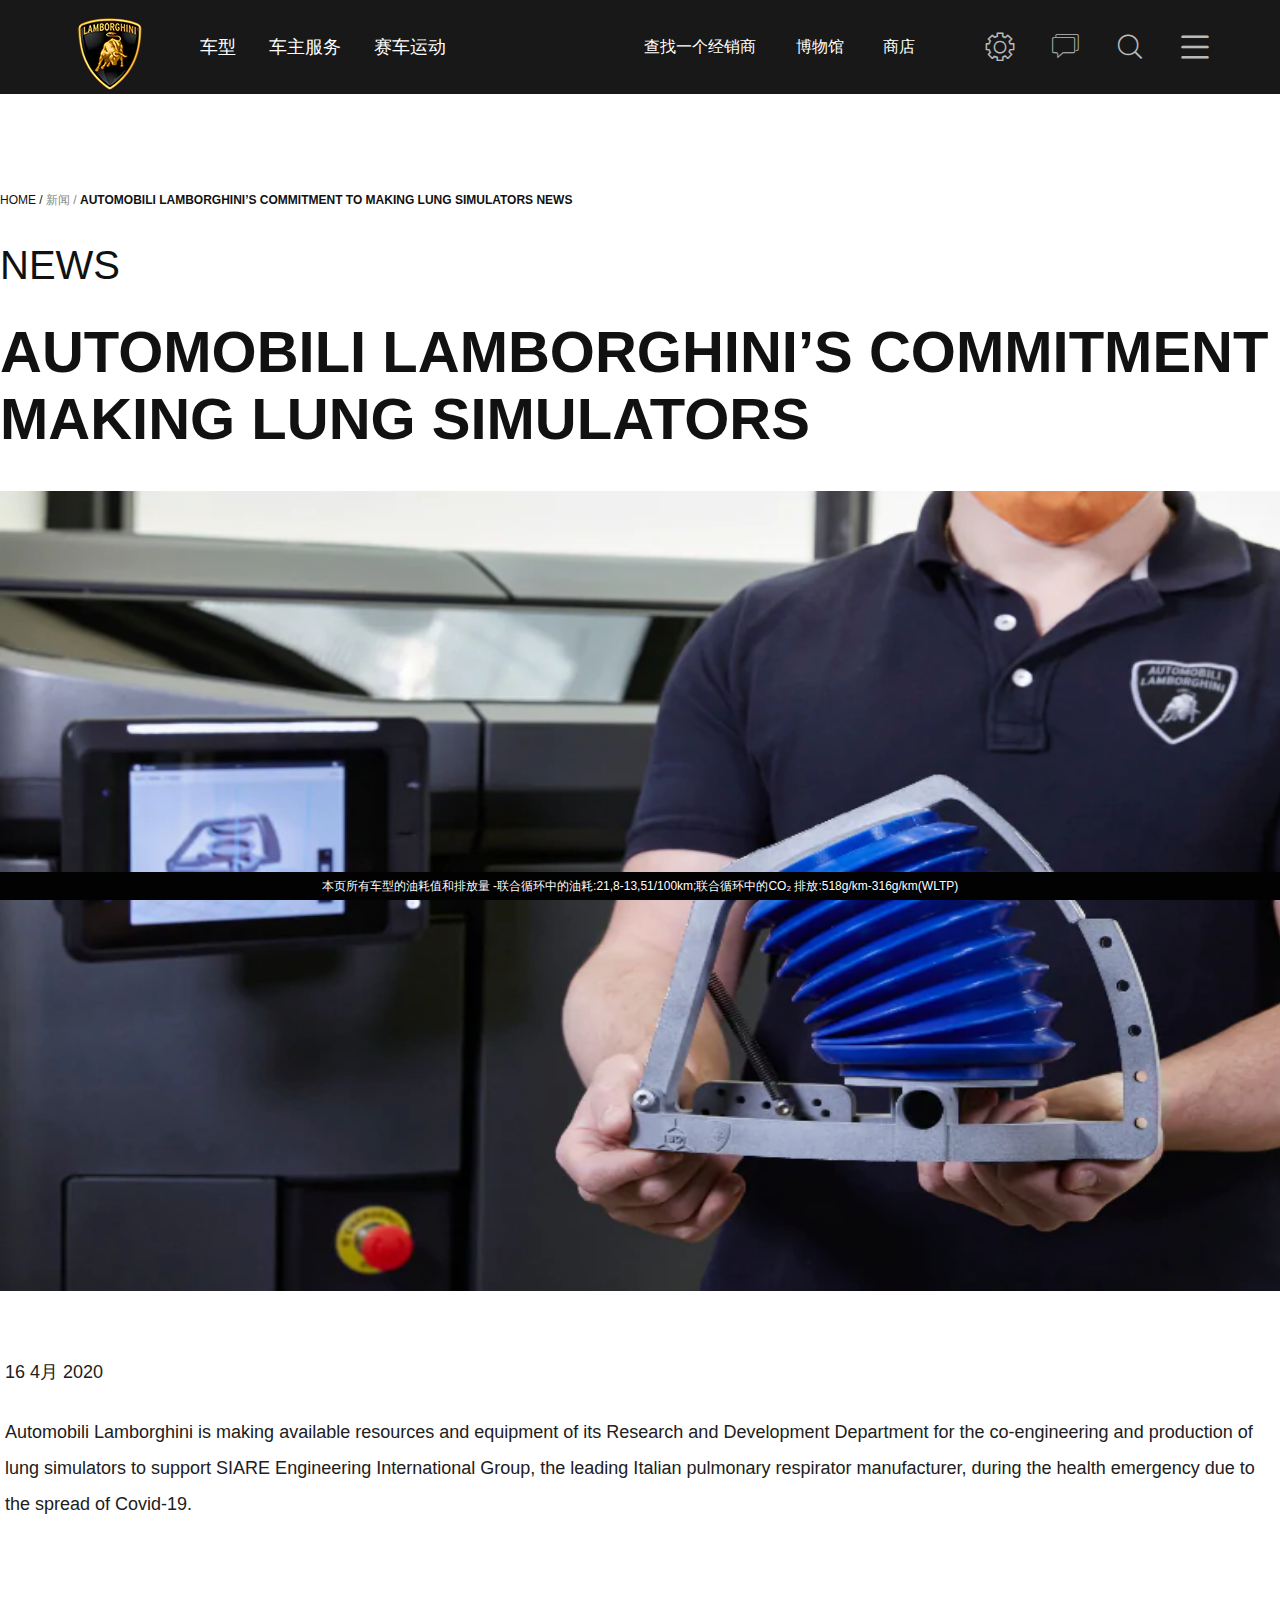
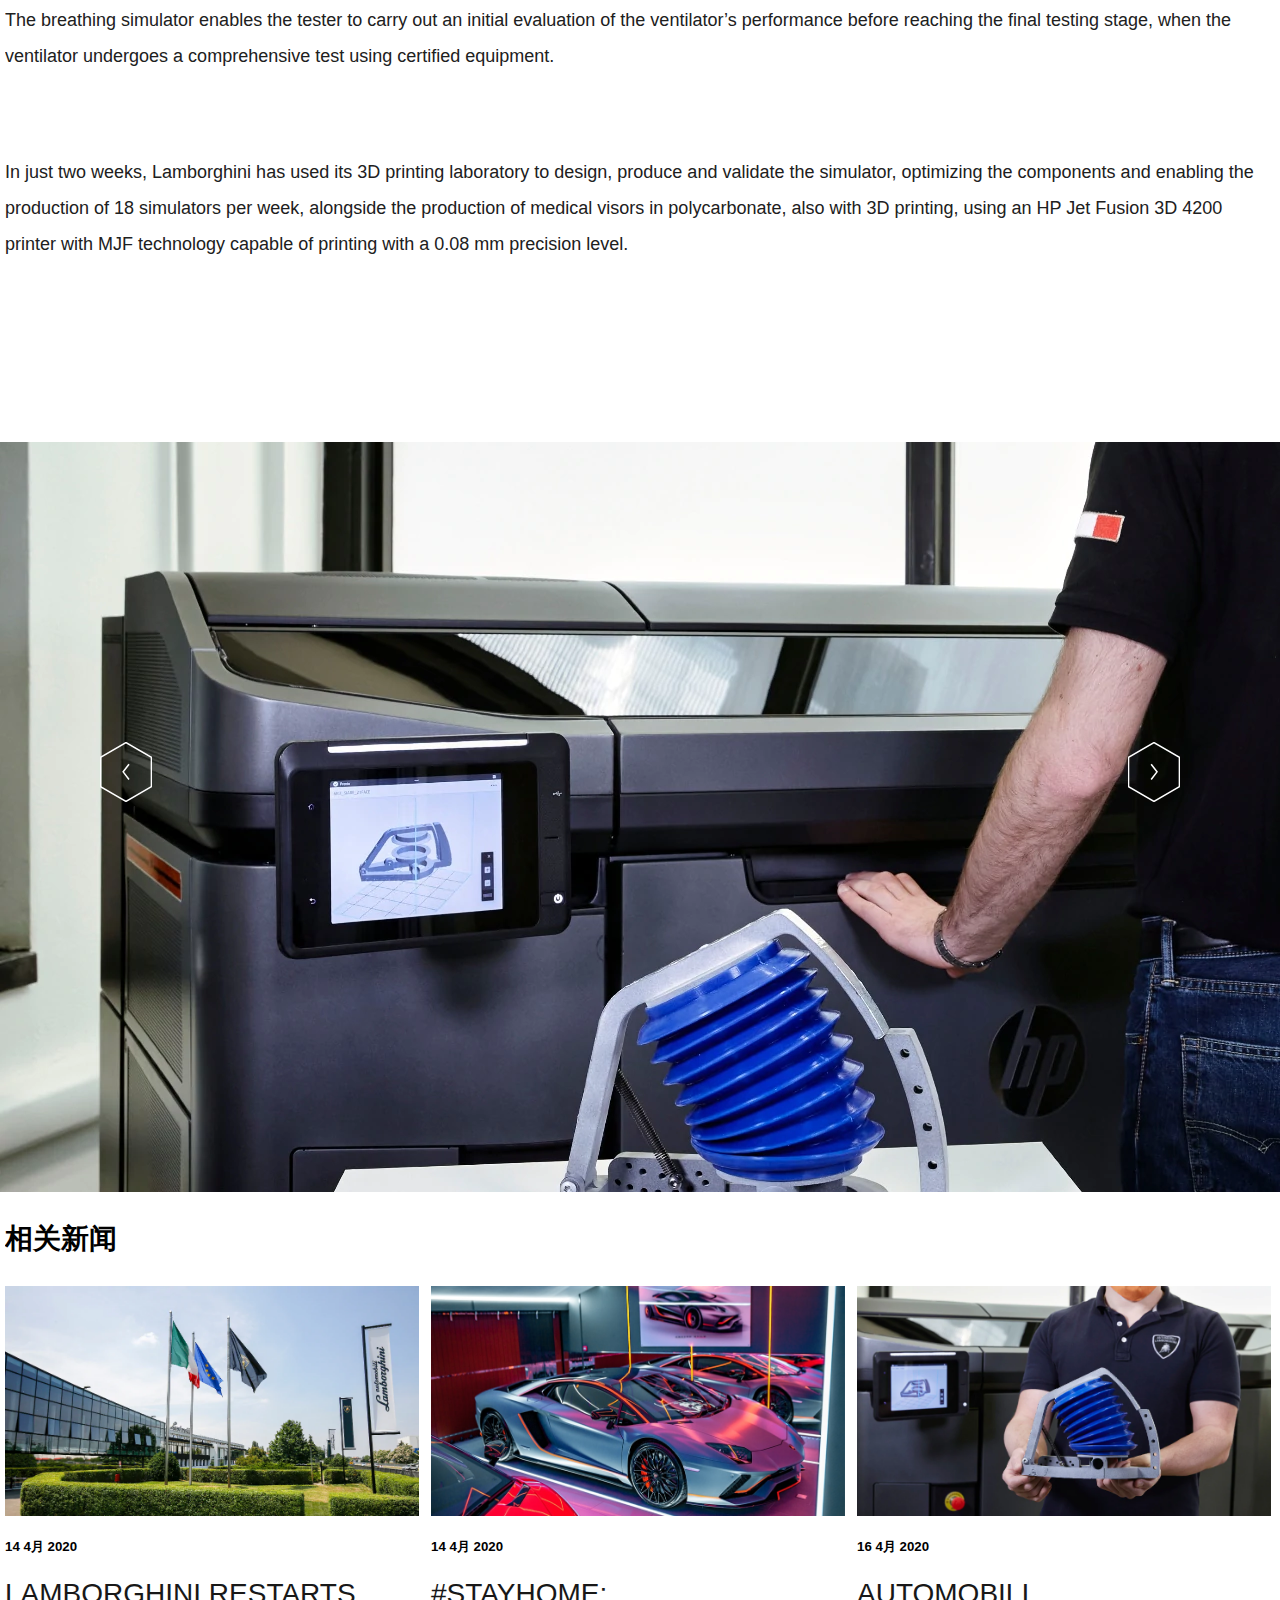
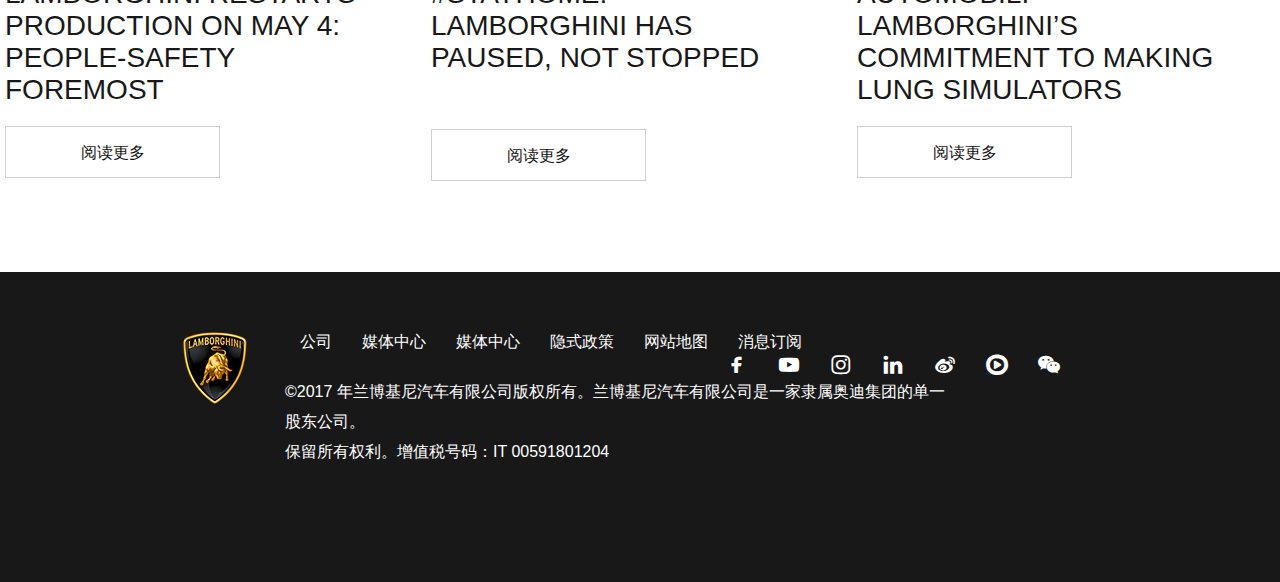
<file: Automobili Lamborghini’s.html>
<!DOCTYPE html>
<html lang="en">

<head>
    <meta charset="UTF-8">
    <meta name="viewport" content="width=device-width, initial-scale=1.0">
    <title>Automobili Lamborghini’s commitment to making lung simulators</title>
    <link rel="shortcut icon" href="favicon.ico" />
    <link rel="stylesheet" href="./iconfont/iconfont.css">
    <link rel="stylesheet" href="./css/style.css">
    <link rel="stylesheet" href="./css/Lamborghini world2.css">
    <script src="./js/animate.js"></script>
    <script src="./lib/jquery-3.4.1.min.js"></script>
</head>

<body>
    <!-- 1.顶部导航栏 -->
    <nav>
        <!-- 1.1顶部导航栏左侧 -->
        <div class="nav-left">
            <ul class="nav-left-menu">
                <li class="car">车型
                    <span class="car-bottom"></span>
                </li>
                <li class="service">车主服务
                    <span class="car-bottom"></span>
                </li>
                <li class="match">赛车运动
                    <span class="car-bottom"></span>
                </li>
            </ul>
            <!-- 1.1.1车型一级下拉列表 -->
            <ul class="car-menu">
                <li class="car-menu-one">AVENTADOR</li>
                <li class="car-menu-two">HURACAN</li>
                <li class="car-menu-three">URUS</li>
                <li class="car-menu-four">限量系类</li>
                <li class="car-menu-five">概念车</li>
            </ul>
            <div class="nav-two">
                <!-- 1.1.1.1车型二级下拉列表1 -->
                <ul class="car-menu-first">
                    <li class="car-menu-first-one"> AVENTADOR S</li>
                    <li class="car-menu-first-two"> AVENTADOR S ROADSTER</li>
                    <li class="car-menu-first-three"> AVENTADOR SVJ</li>
                    <li class="car-menu-first-four"> AVENTADOR SVJ ROADSTER</li>
                </ul>
                <!-- 1.1.1.2车型二级下拉列表2 -->
                <ul class="car-menu-second">
                    <li class="car-menu-second-one"> HURACAN EVO</li>
                    <li class="car-menu-second-two"> HURACAN EVO SPYDER</li>
                    <li class="car-menu-second-three"> HURACAN EVO RWD</li>
                </ul>
                <!-- 1.1.1.2车型二级下拉列表3 -->
                <ul class="car-menu-third">
                    <li>SIAN FKP 37</li>
                    <li>CENTENARIO ROADSTER</li>
                    <li>CENTENARIO</li>
                </ul>
                <!-- 1.1.1.2车型二级下拉列表4 -->
                <ul class="car-menu-fourth">
                    <li>TERZO MILLENNIO</li>
                    <li> ASTERION</li>
                    <li> ESTOQUE</li>
                </ul>
            </div>
            <!-- 1.1.2车型三级下拉列表 -->
            <div class="car-parameter">
                <div class="nav-third nav-third-one">
                    <div class="nav-third-car">
                        <!-- 图片 -->
                        <img src="./img/HQ-Aventador-S.webp" alt="">
                        <!-- 汽车参数 -->

                        <div class="nav-third-one-top">
                            <div class="hexagon">
                                <svg xmlns="http://www.w3.org/2000/svg" viewBox="0 0 50.464 58.271" class="exagon">
                                    <g stroke-width="1.5" transform="translate(-1624 -187.923)">
                                        <path class="background exagon"
                                            d="M50.464 43.992L25.732 58.271 1 43.992V15.434L25.732 1.155l24.732 14.279z"
                                            transform="translate(1623.5 187.345)"></path>
                                        <path class="foreground right" d="M0 0l7.432 5.674L14.864 0"
                                            transform="rotate(-90 935.432 -711.068)">
                                        </path>
                                    </g>
                                </svg>
                            </div>
                            <span>创建您的AVENTADOR</span>
                            <p>从这里开始您的配置</p>
                        </div>
                        <div class="nav-third-one-center"></div>
                        <div class="nav-third-one-bottom-right">
                            <span>0-100 KM/H</span>
                            <p>2,9s</p>
                        </div>
                        <div class="nav-third-one-bottom-bottom">
                            <span>最高速度</span>
                            <p>350KM/H</p>
                        </div>
                        <div class="nav-third-one-bottom-left-bottom">
                            <span>最大功率（CV）/最大功率（KW）</span>
                            <p>740CV/550KW</p>
                        </div>
                        <div class="nav-third-one-bottom-left">
                            <div class="hexagon">
                                <svg xmlns="http://www.w3.org/2000/svg" viewBox="0 0 50.464 58.271" class="exagon">
                                    <g stroke-width="1.5" transform="translate(-1624 -187.923)">
                                        <path class="background exagon"
                                            d="M50.464 43.992L25.732 58.271 1 43.992V15.434L25.732 1.155l24.732 14.279z"
                                            transform="translate(1623.5 187.345)"></path>
                                        <path class="foreground right" d="M0 0l7.432 5.674L14.864 0"
                                            transform="rotate(-90 935.432 -711.068)">
                                        </path>
                                    </g>
                                </svg>
                            </div>
                            <span> AVENTADOR S</span>
                            <p>车型信息</p>
                        </div>
                    </div>
                </div>
                <div class="nav-third nav-third-two">
                    <div class="nav-third-car">
                        <!-- 图片 -->
                        <img src="./img/HQ-Aventador-S-Roadster.webp" alt="">
                        <!-- 汽车参数 -->

                        <div class="nav-third-one-top">
                            <div class="hexagon">
                                <svg xmlns="http://www.w3.org/2000/svg" viewBox="0 0 50.464 58.271" class="exagon">
                                    <g stroke-width="1.5" transform="translate(-1624 -187.923)">
                                        <path class="background exagon"
                                            d="M50.464 43.992L25.732 58.271 1 43.992V15.434L25.732 1.155l24.732 14.279z"
                                            transform="translate(1623.5 187.345)"></path>
                                        <path class="foreground right" d="M0 0l7.432 5.674L14.864 0"
                                            transform="rotate(-90 935.432 -711.068)">
                                        </path>
                                    </g>
                                </svg>
                            </div>
                            <span>创建您的AVENTADOR</span>
                            <p>从这里开始您的配置</p>
                        </div>
                        <div class="nav-third-one-center"></div>
                        <div class="nav-third-one-bottom-right">
                            <span>0-100 KM/H</span>
                            <p>2,9s</p>
                        </div>
                        <div class="nav-third-one-bottom-bottom">
                            <span>最高速度</span>
                            <p>350KM/H</p>
                        </div>
                        <div class="nav-third-one-bottom-left-bottom">
                            <span>最大功率（CV）/最大功率（KW）</span>
                            <p>740CV/550KW</p>
                        </div>
                        <div class="nav-third-one-bottom-left">
                            <div class="hexagon">
                                <svg xmlns="http://www.w3.org/2000/svg" viewBox="0 0 50.464 58.271" class="exagon">
                                    <g stroke-width="1.5" transform="translate(-1624 -187.923)">
                                        <path class="background exagon"
                                            d="M50.464 43.992L25.732 58.271 1 43.992V15.434L25.732 1.155l24.732 14.279z"
                                            transform="translate(1623.5 187.345)"></path>
                                        <path class="foreground right" d="M0 0l7.432 5.674L14.864 0"
                                            transform="rotate(-90 935.432 -711.068)">
                                        </path>
                                    </g>
                                </svg>
                            </div>
                            <span> AVENTADOR S</span>
                            <p>车型信息</p>
                        </div>
                    </div>
                </div>
                <div class="nav-third nav-third-three">
                    <div class="nav-third-car">
                        <!-- 图片 -->
                        <img src="./img/HQ-Aventador-SVJ.png" alt="">
                        <!-- 汽车参数 -->

                        <div class="nav-third-one-top">
                            <div class="hexagon">
                                <svg xmlns="http://www.w3.org/2000/svg" viewBox="0 0 50.464 58.271" class="exagon">
                                    <g stroke-width="1.5" transform="translate(-1624 -187.923)">
                                        <path class="background exagon"
                                            d="M50.464 43.992L25.732 58.271 1 43.992V15.434L25.732 1.155l24.732 14.279z"
                                            transform="translate(1623.5 187.345)"></path>
                                        <path class="foreground right" d="M0 0l7.432 5.674L14.864 0"
                                            transform="rotate(-90 935.432 -711.068)">
                                        </path>
                                    </g>
                                </svg>
                            </div>
                            <span>创建您的AVENTADOR</span>
                            <p>从这里开始您的配置</p>
                        </div>
                        <div class="nav-third-one-center"></div>
                        <div class="nav-third-one-bottom-right">
                            <span>0-100 KM/H</span>
                            <p>2,9s</p>
                        </div>
                        <div class="nav-third-one-bottom-bottom">
                            <span>最高速度</span>
                            <p>350KM/H</p>
                        </div>
                        <div class="nav-third-one-bottom-left-bottom">
                            <span>最大功率（CV）/最大功率（KW）</span>
                            <p>740CV/550KW</p>
                        </div>
                        <div class="nav-third-one-bottom-left">
                            <div class="hexagon">
                                <svg xmlns="http://www.w3.org/2000/svg" viewBox="0 0 50.464 58.271" class="exagon">
                                    <g stroke-width="1.5" transform="translate(-1624 -187.923)">
                                        <path class="background exagon"
                                            d="M50.464 43.992L25.732 58.271 1 43.992V15.434L25.732 1.155l24.732 14.279z"
                                            transform="translate(1623.5 187.345)"></path>
                                        <path class="foreground right" d="M0 0l7.432 5.674L14.864 0"
                                            transform="rotate(-90 935.432 -711.068)">
                                        </path>
                                    </g>
                                </svg>
                            </div>
                            <span> AVENTADOR S</span>
                            <p>车型信息</p>
                        </div>
                    </div>
                </div>
                <div class="nav-third nav-third-four">
                    <div class="nav-third-car">
                        <!-- 图片 -->
                        <img src="./img/HQ-Aventador-SVJ-Roadster.png" alt="">
                        <!-- 汽车参数 -->

                        <div class="nav-third-one-top">
                            <div class="hexagon">
                                <svg xmlns="http://www.w3.org/2000/svg" viewBox="0 0 50.464 58.271" class="exagon">
                                    <g stroke-width="1.5" transform="translate(-1624 -187.923)">
                                        <path class="background exagon"
                                            d="M50.464 43.992L25.732 58.271 1 43.992V15.434L25.732 1.155l24.732 14.279z"
                                            transform="translate(1623.5 187.345)"></path>
                                        <path class="foreground right" d="M0 0l7.432 5.674L14.864 0"
                                            transform="rotate(-90 935.432 -711.068)">
                                        </path>
                                    </g>
                                </svg>
                            </div>
                            <span>创建您的AVENTADOR</span>
                            <p>从这里开始您的配置</p>
                        </div>
                        <div class="nav-third-one-center"></div>
                        <div class="nav-third-one-bottom-right">
                            <span>0-100 KM/H</span>
                            <p>2,9s</p>
                        </div>
                        <div class="nav-third-one-bottom-bottom">
                            <span>最高速度</span>
                            <p>350KM/H</p>
                        </div>
                        <div class="nav-third-one-bottom-left-bottom">
                            <span>最大功率（CV）/最大功率（KW）</span>
                            <p>740CV/550KW</p>
                        </div>
                        <div class="nav-third-one-bottom-left">
                            <div class="hexagon">
                                <svg xmlns="http://www.w3.org/2000/svg" viewBox="0 0 50.464 58.271" class="exagon">
                                    <g stroke-width="1.5" transform="translate(-1624 -187.923)">
                                        <path class="background exagon"
                                            d="M50.464 43.992L25.732 58.271 1 43.992V15.434L25.732 1.155l24.732 14.279z"
                                            transform="translate(1623.5 187.345)"></path>
                                        <path class="foreground right" d="M0 0l7.432 5.674L14.864 0"
                                            transform="rotate(-90 935.432 -711.068)">
                                        </path>
                                    </g>
                                </svg>
                            </div>
                            <span> AVENTADOR S</span>
                            <p>车型信息</p>
                        </div>
                    </div>
                </div>
                <!-- 一级菜单栏第二个三级菜单栏 -->
                <div class="nav-third nav-third-five">
                    <div class="nav-third-car">
                        <!-- 图片 -->
                        <img src="./img/evo.webp" alt="">
                        <!-- 汽车参数 -->
                        <div class="nav-third-one-top">
                            <div class="hexagon">
                                <svg xmlns="http://www.w3.org/2000/svg" viewBox="0 0 50.464 58.271" class="exagon">
                                    <g stroke-width="1.5" transform="translate(-1624 -187.923)">
                                        <path class="background exagon"
                                            d="M50.464 43.992L25.732 58.271 1 43.992V15.434L25.732 1.155l24.732 14.279z"
                                            transform="translate(1623.5 187.345)"></path>
                                        <path class="foreground right" d="M0 0l7.432 5.674L14.864 0"
                                            transform="rotate(-90 935.432 -711.068)">
                                        </path>
                                    </g>
                                </svg>
                            </div>
                            <span>创建您的AVENTADOR</span>
                            <p>从这里开始您的配置</p>
                        </div>
                        <div class="nav-third-one-center"></div>
                        <div class="nav-third-one-bottom-right">
                            <span>0-100 KM/H</span>
                            <p>2,9s</p>
                        </div>
                        <div class="nav-third-one-bottom-bottom">
                            <span>最高速度</span>
                            <p>350KM/H</p>
                        </div>
                        <div class="nav-third-one-bottom-left-bottom">
                            <span>最大功率（CV）/最大功率（KW）</span>
                            <p>740CV/550KW</p>
                        </div>
                        <div class="nav-third-one-bottom-left">
                            <div class="hexagon">
                                <svg xmlns="http://www.w3.org/2000/svg" viewBox="0 0 50.464 58.271" class="exagon">
                                    <g stroke-width="1.5" transform="translate(-1624 -187.923)">
                                        <path class="background exagon"
                                            d="M50.464 43.992L25.732 58.271 1 43.992V15.434L25.732 1.155l24.732 14.279z"
                                            transform="translate(1623.5 187.345)"></path>
                                        <path class="foreground right" d="M0 0l7.432 5.674L14.864 0"
                                            transform="rotate(-90 935.432 -711.068)">
                                        </path>
                                    </g>
                                </svg>
                            </div>
                            <span> AVENTADOR S</span>
                            <p>车型信息</p>
                        </div>
                    </div>
                </div>
                <div class="nav-third nav-third-six">
                    <div class="nav-third-car">
                        <!-- 图片 -->
                        <img src="./img/HQ-Huracan-EVO-RWD.webp" alt="">
                        <!-- 汽车参数 -->

                        <div class="nav-third-one-top">
                            <div class="hexagon">
                                <svg xmlns="http://www.w3.org/2000/svg" viewBox="0 0 50.464 58.271" class="exagon">
                                    <g stroke-width="1.5" transform="translate(-1624 -187.923)">
                                        <path class="background exagon"
                                            d="M50.464 43.992L25.732 58.271 1 43.992V15.434L25.732 1.155l24.732 14.279z"
                                            transform="translate(1623.5 187.345)"></path>
                                        <path class="foreground right" d="M0 0l7.432 5.674L14.864 0"
                                            transform="rotate(-90 935.432 -711.068)">
                                        </path>
                                    </g>
                                </svg>
                            </div>
                            <span>创建您的AVENTADOR</span>
                            <p>从这里开始您的配置</p>
                        </div>
                        <div class="nav-third-one-center"></div>
                        <div class="nav-third-one-bottom-right">
                            <span>0-100 KM/H</span>
                            <p>2,9s</p>
                        </div>
                        <div class="nav-third-one-bottom-bottom">
                            <span>最高速度</span>
                            <p>350KM/H</p>
                        </div>
                        <div class="nav-third-one-bottom-left-bottom">
                            <span>最大功率（CV）/最大功率（KW）</span>
                            <p>740CV/550KW</p>
                        </div>
                        <div class="nav-third-one-bottom-left">
                            <div class="hexagon">
                                <svg xmlns="http://www.w3.org/2000/svg" viewBox="0 0 50.464 58.271" class="exagon">
                                    <g stroke-width="1.5" transform="translate(-1624 -187.923)">
                                        <path class="background exagon"
                                            d="M50.464 43.992L25.732 58.271 1 43.992V15.434L25.732 1.155l24.732 14.279z"
                                            transform="translate(1623.5 187.345)"></path>
                                        <path class="foreground right" d="M0 0l7.432 5.674L14.864 0"
                                            transform="rotate(-90 935.432 -711.068)">
                                        </path>
                                    </g>
                                </svg>
                            </div>
                            <span> AVENTADOR S</span>
                            <p>车型信息</p>
                        </div>
                    </div>
                </div>
                <div class="nav-third nav-third-seven">
                    <div class="nav-third-car">
                        <!-- 图片 -->
                        <img src="./img/HQ-Huracan-EVO-Spyder.webp" alt="">
                        <!-- 汽车参数 -->

                        <div class="nav-third-one-top">
                            <div class="hexagon">
                                <svg xmlns="http://www.w3.org/2000/svg" viewBox="0 0 50.464 58.271" class="exagon">
                                    <g stroke-width="1.5" transform="translate(-1624 -187.923)">
                                        <path class="background exagon"
                                            d="M50.464 43.992L25.732 58.271 1 43.992V15.434L25.732 1.155l24.732 14.279z"
                                            transform="translate(1623.5 187.345)"></path>
                                        <path class="foreground right" d="M0 0l7.432 5.674L14.864 0"
                                            transform="rotate(-90 935.432 -711.068)">
                                        </path>
                                    </g>
                                </svg>
                            </div>
                            <span>创建您的AVENTADOR</span>
                            <p>从这里开始您的配置</p>
                        </div>
                        <div class="nav-third-one-center"></div>
                        <div class="nav-third-one-bottom-right">
                            <span>0-100 KM/H</span>
                            <p>2,9s</p>
                        </div>
                        <div class="nav-third-one-bottom-bottom">
                            <span>最高速度</span>
                            <p>350KM/H</p>
                        </div>
                        <div class="nav-third-one-bottom-left-bottom">
                            <span>最大功率（CV）/最大功率（KW）</span>
                            <p>740CV/550KW</p>
                        </div>
                        <div class="nav-third-one-bottom-left">
                            <div class="hexagon">
                                <svg xmlns="http://www.w3.org/2000/svg" viewBox="0 0 50.464 58.271" class="exagon">
                                    <g stroke-width="1.5" transform="translate(-1624 -187.923)">
                                        <path class="background exagon"
                                            d="M50.464 43.992L25.732 58.271 1 43.992V15.434L25.732 1.155l24.732 14.279z"
                                            transform="translate(1623.5 187.345)"></path>
                                        <path class="foreground right" d="M0 0l7.432 5.674L14.864 0"
                                            transform="rotate(-90 935.432 -711.068)">
                                        </path>
                                    </g>
                                </svg>
                            </div>
                            <span> AVENTADOR S</span>
                            <p>车型信息</p>
                        </div>
                    </div>
                </div>
                <!-- 一级菜单栏第三个三级菜单栏 -->
                <div class="nav-third nav-third-eight">
                    <div class="nav-third-car">
                        <!-- 图片 -->
                        <img src="./img/HQ Urus.webp" alt="">
                        <!-- 汽车参数 -->

                        <div class="nav-third-one-top">
                            <div class="hexagon">
                                <svg xmlns="http://www.w3.org/2000/svg" viewBox="0 0 50.464 58.271" class="exagon">
                                    <g stroke-width="1.5" transform="translate(-1624 -187.923)">
                                        <path class="background exagon"
                                            d="M50.464 43.992L25.732 58.271 1 43.992V15.434L25.732 1.155l24.732 14.279z"
                                            transform="translate(1623.5 187.345)"></path>
                                        <path class="foreground right" d="M0 0l7.432 5.674L14.864 0"
                                            transform="rotate(-90 935.432 -711.068)">
                                        </path>
                                    </g>
                                </svg>
                            </div>
                            <span>创建您的AVENTADOR</span>
                            <p>从这里开始您的配置</p>
                        </div>
                        <div class="nav-third-one-center"></div>
                        <div class="nav-third-one-bottom-right">
                            <span>0-100 KM/H</span>
                            <p>2,9s</p>
                        </div>
                        <div class="nav-third-one-bottom-bottom">
                            <span>最高速度</span>
                            <p>350KM/H</p>
                        </div>
                        <div class="nav-third-one-bottom-left-bottom">
                            <span>最大功率（CV）/最大功率（KW）</span>
                            <p>740CV/550KW</p>
                        </div>
                        <div class="nav-third-one-bottom-left">
                            <div class="hexagon">
                                <svg xmlns="http://www.w3.org/2000/svg" viewBox="0 0 50.464 58.271" class="exagon">
                                    <g stroke-width="1.5" transform="translate(-1624 -187.923)">
                                        <path class="background exagon"
                                            d="M50.464 43.992L25.732 58.271 1 43.992V15.434L25.732 1.155l24.732 14.279z"
                                            transform="translate(1623.5 187.345)"></path>
                                        <path class="foreground right" d="M0 0l7.432 5.674L14.864 0"
                                            transform="rotate(-90 935.432 -711.068)">
                                        </path>
                                    </g>
                                </svg>
                            </div>
                            <span> AVENTADOR S</span>
                            <p>车型信息</p>
                        </div>
                    </div>
                </div>
            </div>
            <!-- 1.1.3车主服务一级下拉列表 -->
            <ul class="service-menu">
                <li class="service-menu-one">FINANCIAL SERVICES</li>
                <li class="service-menu-two">AD PERSONAM</li>
                <li class="service-menu-three">原装辅件</li>
                <li class="service-menu-four">零配件</li>
                <li class="service-menu-five">协助与维护</li>
                <li class="service-menu-six">二手车</li>
                <li class="service-menu-seven">经典</li>
            </ul>

        </div>
        <!-- 1.2右侧顶部导航栏 -->
        <div class="nav-right">
            <!-- 1.2.1右侧顶部导航栏跳转链接 -->
            <div class="nav-right-left">
                <a href="">查找一个经销商
                    <span class="car-bottom"></span>
                </a>
                <a href="">博物馆
                    <span class="car-bottom"></span>
                </a>
                <a href="">商店
                    <span class="car-bottom"></span>
                </a>
            </div>
            <!-- 1.2.2右侧顶部导航栏功能 -->
            <div class="nav-right-right">
                <ul class=" iconfont icon-shezhi setUp">

                </ul>
                <ul class=" iconfont icon-duihuakuang2 chat">

                </ul>
                <ul class=" iconfont icon-sousuo search">

                </ul>
                <ul class=" iconfont icon-icon- list">

                </ul>
            </div>
        </div>
    </nav>
    <!-- 第二部分 -->
    <div class="article container-two">
        <div class="article-one">
            <h6>HOME / <span>新闻 / </span> <b>AUTOMOBILI LAMBORGHINI’S COMMITMENT TO MAKING LUNG SIMULATORS
                    NEWS</b> </h6>
            <h4>NEWS</h4>
            <h1>AUTOMOBILI LAMBORGHINI’S COMMITMENT TO MAKING LUNG SIMULATORS</h1>
            <img src="./img/04_14_cover_m.webp" alt="">

        </div>
    </div>
    <div class="article-center container">
        <p>16 4月 2020</p>
        <h5>Automobili Lamborghini is making available resources and equipment of its Research and Development
            Department for the co-engineering and production of lung simulators to support SIARE Engineering
            International Group, the leading Italian pulmonary respirator manufacturer, during the health emergency due
            to the spread of Covid-19. </h5>

        <H5> The breathing simulator enables the tester to carry out an initial evaluation of the ventilator’s
            performance before reaching the final testing stage, when the ventilator undergoes a comprehensive test
            using certified equipment.</H5>

        <h5>In just two weeks, Lamborghini has used its 3D printing laboratory to design, produce and validate the
            simulator, optimizing the components and enabling the production of 18 simulators per week, alongside the
            production of medical visors in polycarbonate, also with 3D printing, using an HP Jet Fusion 3D 4200 printer
            with MJF technology capable of printing with a 0.08 mm precision level.</h5>

    </div>
    <!-- 第六部分    底部轮播图 -->
    <div class="slider">
        <ul>
            <li>
                <image src="./img/04_14_img1.webp" alt="">
            </li>
            <li>
                <image src="./img/04_14_img2.webp" alt="">
            </li>
            <li>
                <image src="./img/04_14_img3.webp" alt="">
            </li>
        </ul>
        <div class="arrow">
            <svg xmlns="http://www.w3.org/2000/svg" viewBox="0 0 50.464 58.271" class="exagon left">
                <g stroke-width="1.5" transform="translate(-1624 -187.923)">
                    <path class="background exagon"
                        d="M50.464 43.992L25.732 58.271 1 43.992V15.434L25.732 1.155l24.732 14.279z"
                        transform="translate(1623.5 187.345)"></path>
                    <path class="foreground left" d="M0 5.675L7.432 0l7.432 5.675"
                        transform="rotate(-90 935.432 -711.068)"></path>
                </g>
            </svg>
            <svg xmlns="http://www.w3.org/2000/svg" viewBox="0 0 50.464 58.271" class="exagon right">
                <g stroke-width="1.5" transform="translate(-1624 -187.923)">
                    <path class="background exagon"
                        d="M50.464 43.992L25.732 58.271 1 43.992V15.434L25.732 1.155l24.732 14.279z"
                        transform="translate(1623.5 187.345)"></path>
                    <path class="foreground right" d="M0 0l7.432 5.674L14.864 0"
                        transform="rotate(-90 935.432 -711.068)"></path>
                </g>
            </svg>
        </div>
    </div>
    <div class="article-new container">
        <p>相关新闻</p>
        <!-- 文章1 -->
        <div class="article-two">
            <img src="./img/restart_cover_m.webp" alt="">
            <h5>14 4月 2020</h5>
            <a href="">LAMBORGHINI RESTARTS <br> PRODUCTION ON MAY 4: <br> PEOPLE-SAFETY <br> FOREMOST</a>
            <div class="article-box">
                阅读更多
            </div>
        </div>
        <!-- 文章2 -->
        <div class="article-two">
            <img src="./img/Cover Mobile.jpg" alt="">
            <h5>14 4月 2020</h5>
            <a href="">#STAYHOME: <br> LAMBORGHINI HAS <br> PAUSED, NOT STOPPED</a>
            <div class="article-box">
                阅读更多
            </div>
        </div>
        <!-- 文章3 -->
        <div class="article-two">
            <img src="./img/04_14_cover_m.webp" alt="">
            <h5>16 4月 2020</h5>
            <a href="">AUTOMOBILI <br> LAMBORGHINI’S <br> COMMITMENT TO MAKING <br> LUNG SIMULATORS
            </a>
            <div class="article-box">
                阅读更多
            </div>
        </div>
    </div>


    <!-- 第三部分 其他 -->
    <div class="other">
        <img src="./img/logo.webp" alt="">
        <ul class="other-left">
            <li><a href="">公司</a>
                <span class="car-bottom"></li>
            <li><a href="">媒体中心</a>
                <span class="car-bottom"></li>
            <li><a href="">媒体中心</a>
                <span class="car-bottom"></li>
            <li><a href="">隐式政策</a>
                <span class="car-bottom"></li>
            <li><a href="">网站地图</a>
                <span class="car-bottom"></li>
            <li><a href="">消息订阅</a>
                <span class="car-bottom"></li>
        </ul>
        <ul class="other-right">
            <li><a href="" class="iconfont icon-facebook"></a></li>
            <li><a href="" class="iconfont .icon-twitter"></a></li>
            <li><a href="" class="iconfont icon-youtube"></a></li>
            <li><a href="" class="iconfont icon-instagram "></a></li>
            <li><a href="" class="iconfont icon-linkedin"></a></li>
            <li><a href="" class="iconfont icon-weibo"></a></li>
            <li><a href="" class="iconfont icon-youku"></a></li>
            <li><a href="" class="iconfont icon-weixin"></a></li>
        </ul>
        <p>©2017 年兰博基尼汽车有限公司版权所有。兰博基尼汽车有限公司是一家隶属奥迪集团的单一<br>
            股东公司。<br>
            保留所有权利。增值税号码：IT 00591801204</p>
    </div>
    <!-- 第四部分  末尾固定定位-->
    <div class="last">
        本页所有车型的油耗值和排放量 -联合循环中的油耗:21,8-13,51/100km;联合循环中的CO₂ 排放:518g/km-316g/km(WLTP)
    </div>
    <script src="./js/Urus  Lamborghini.com.js"></script>
</body>

</html>
</file>
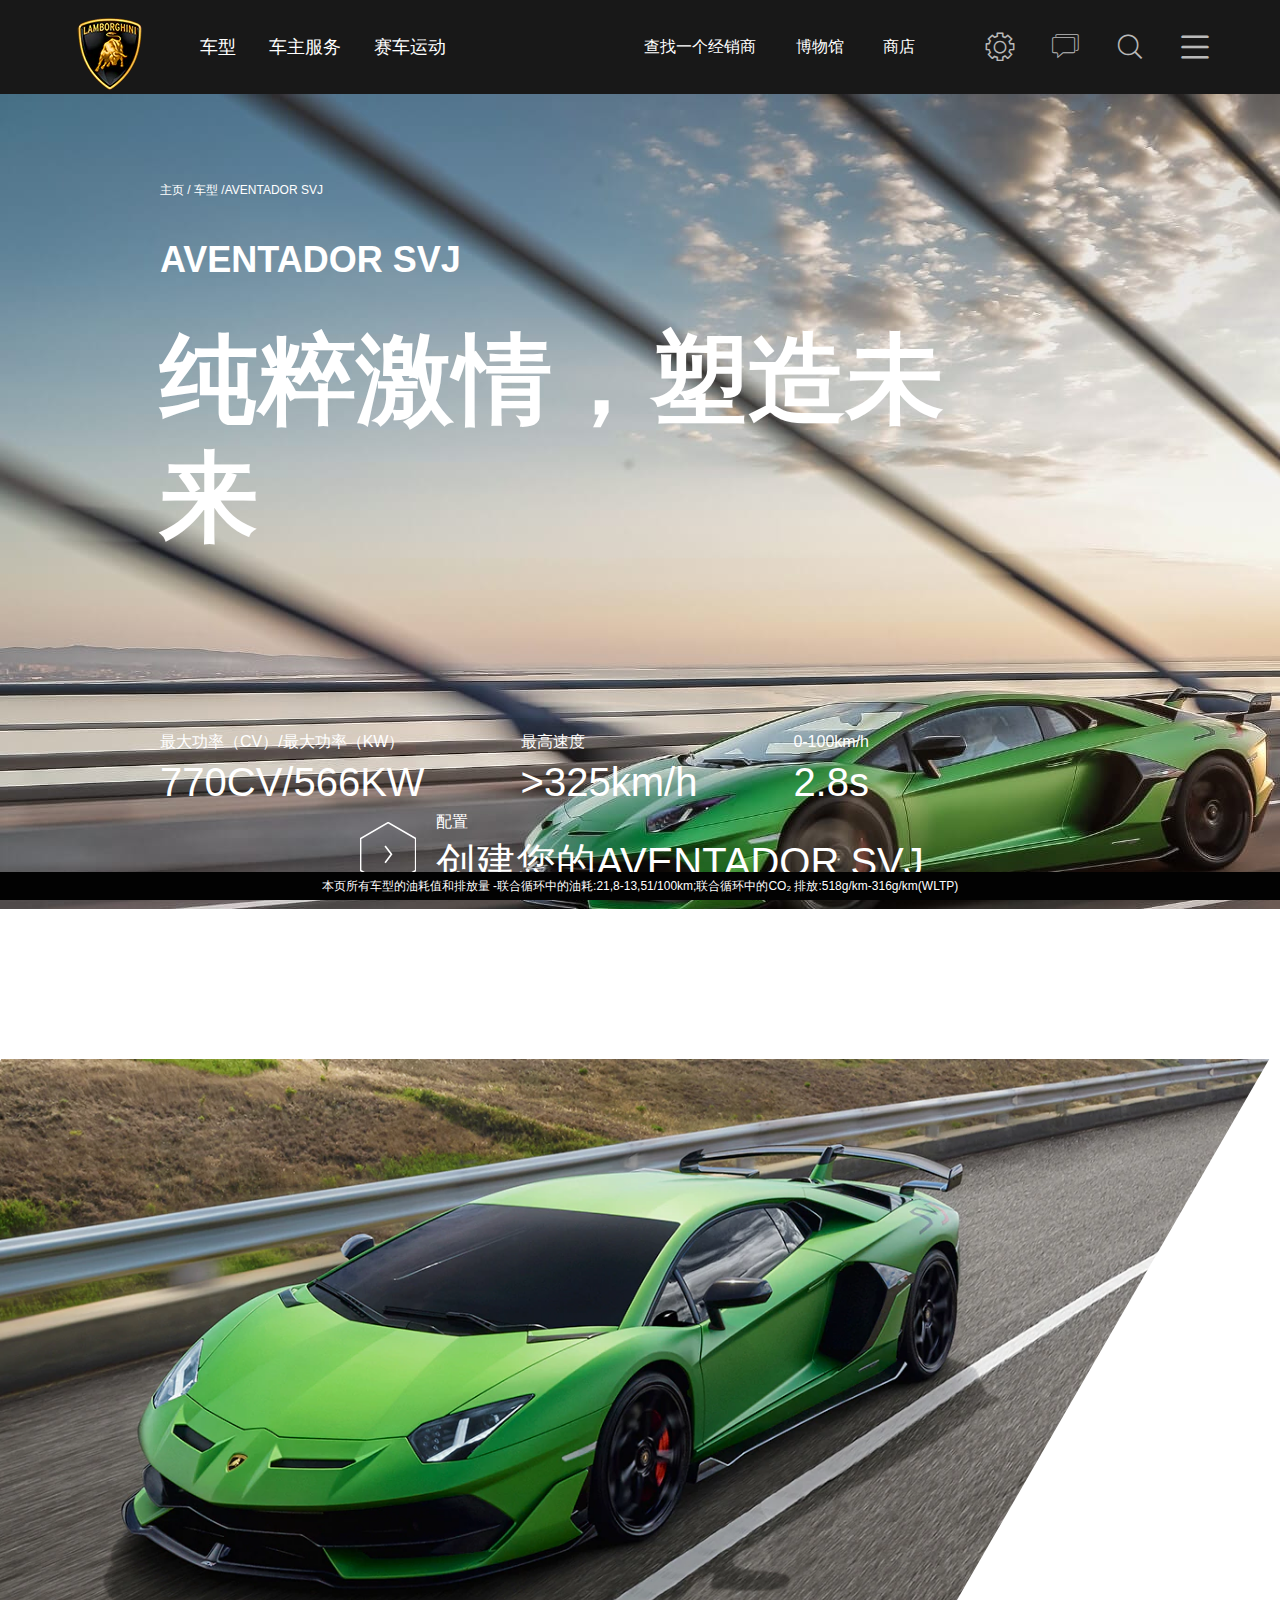
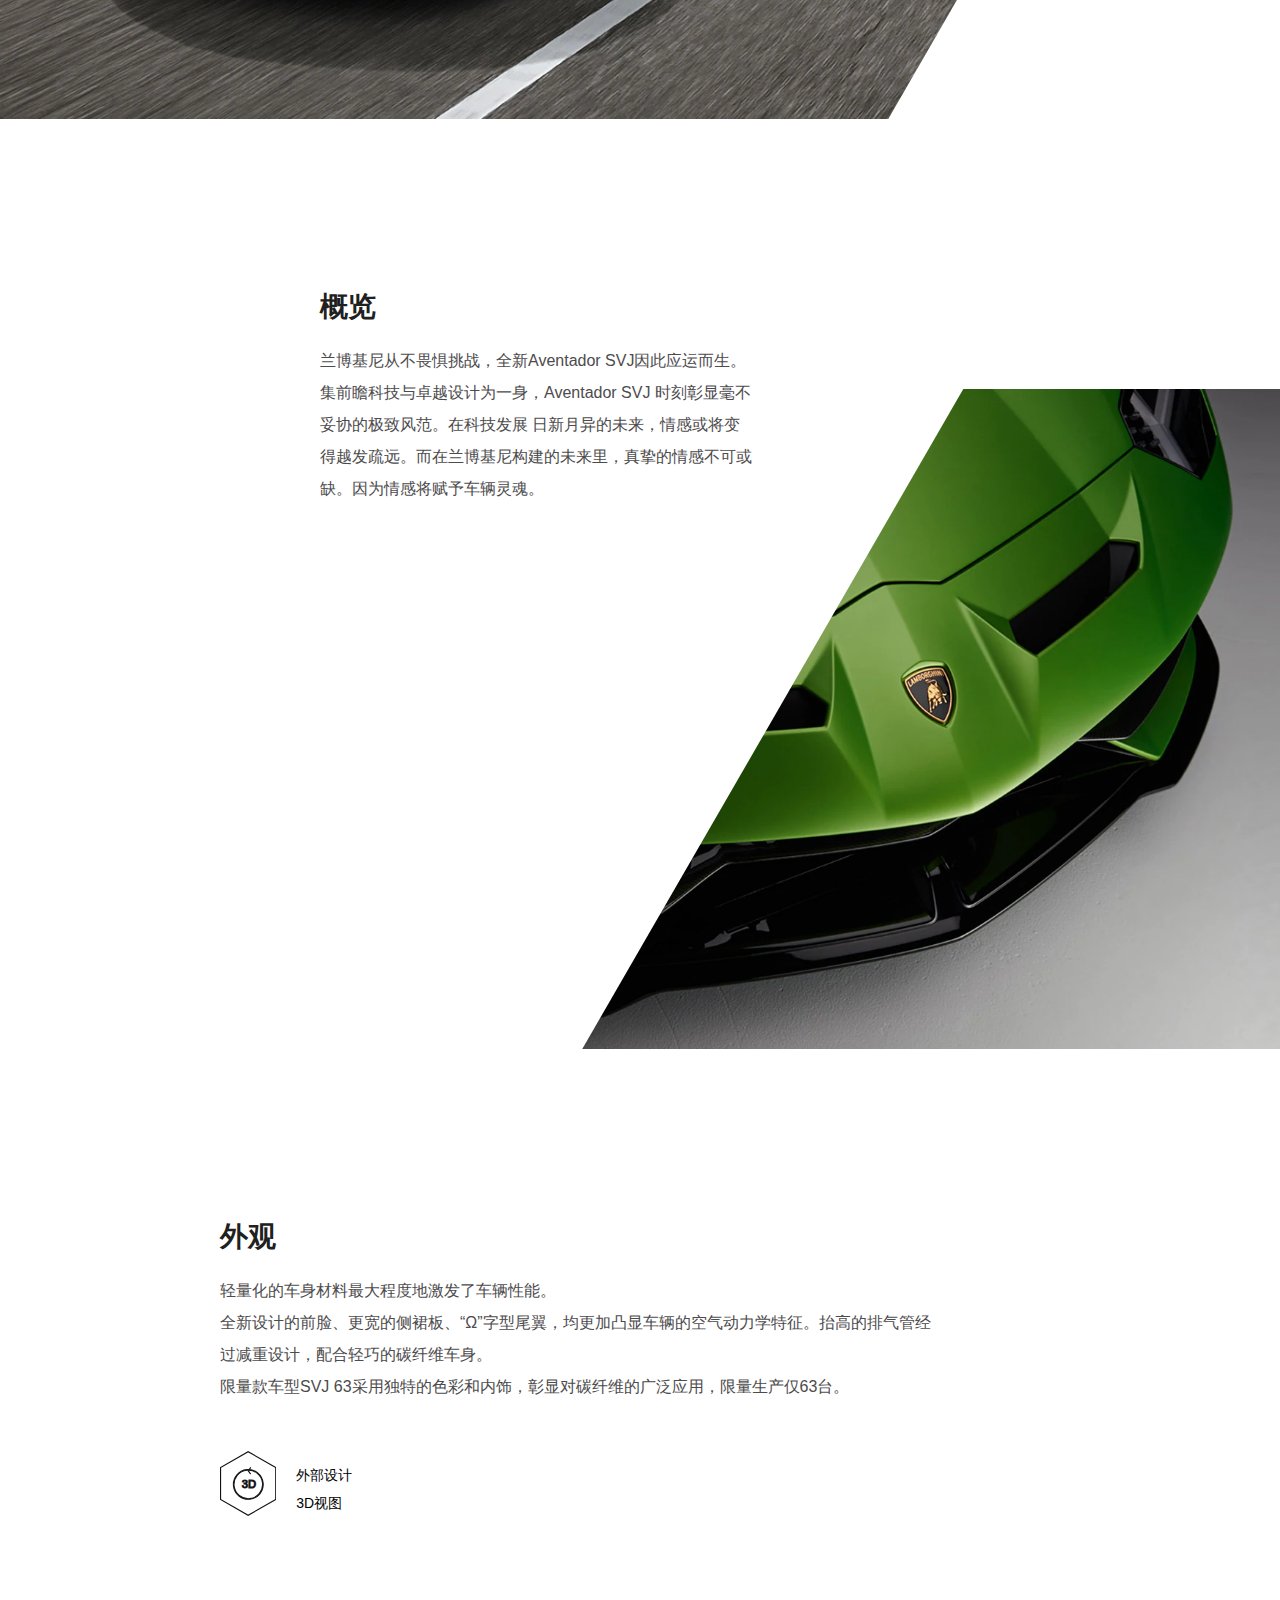
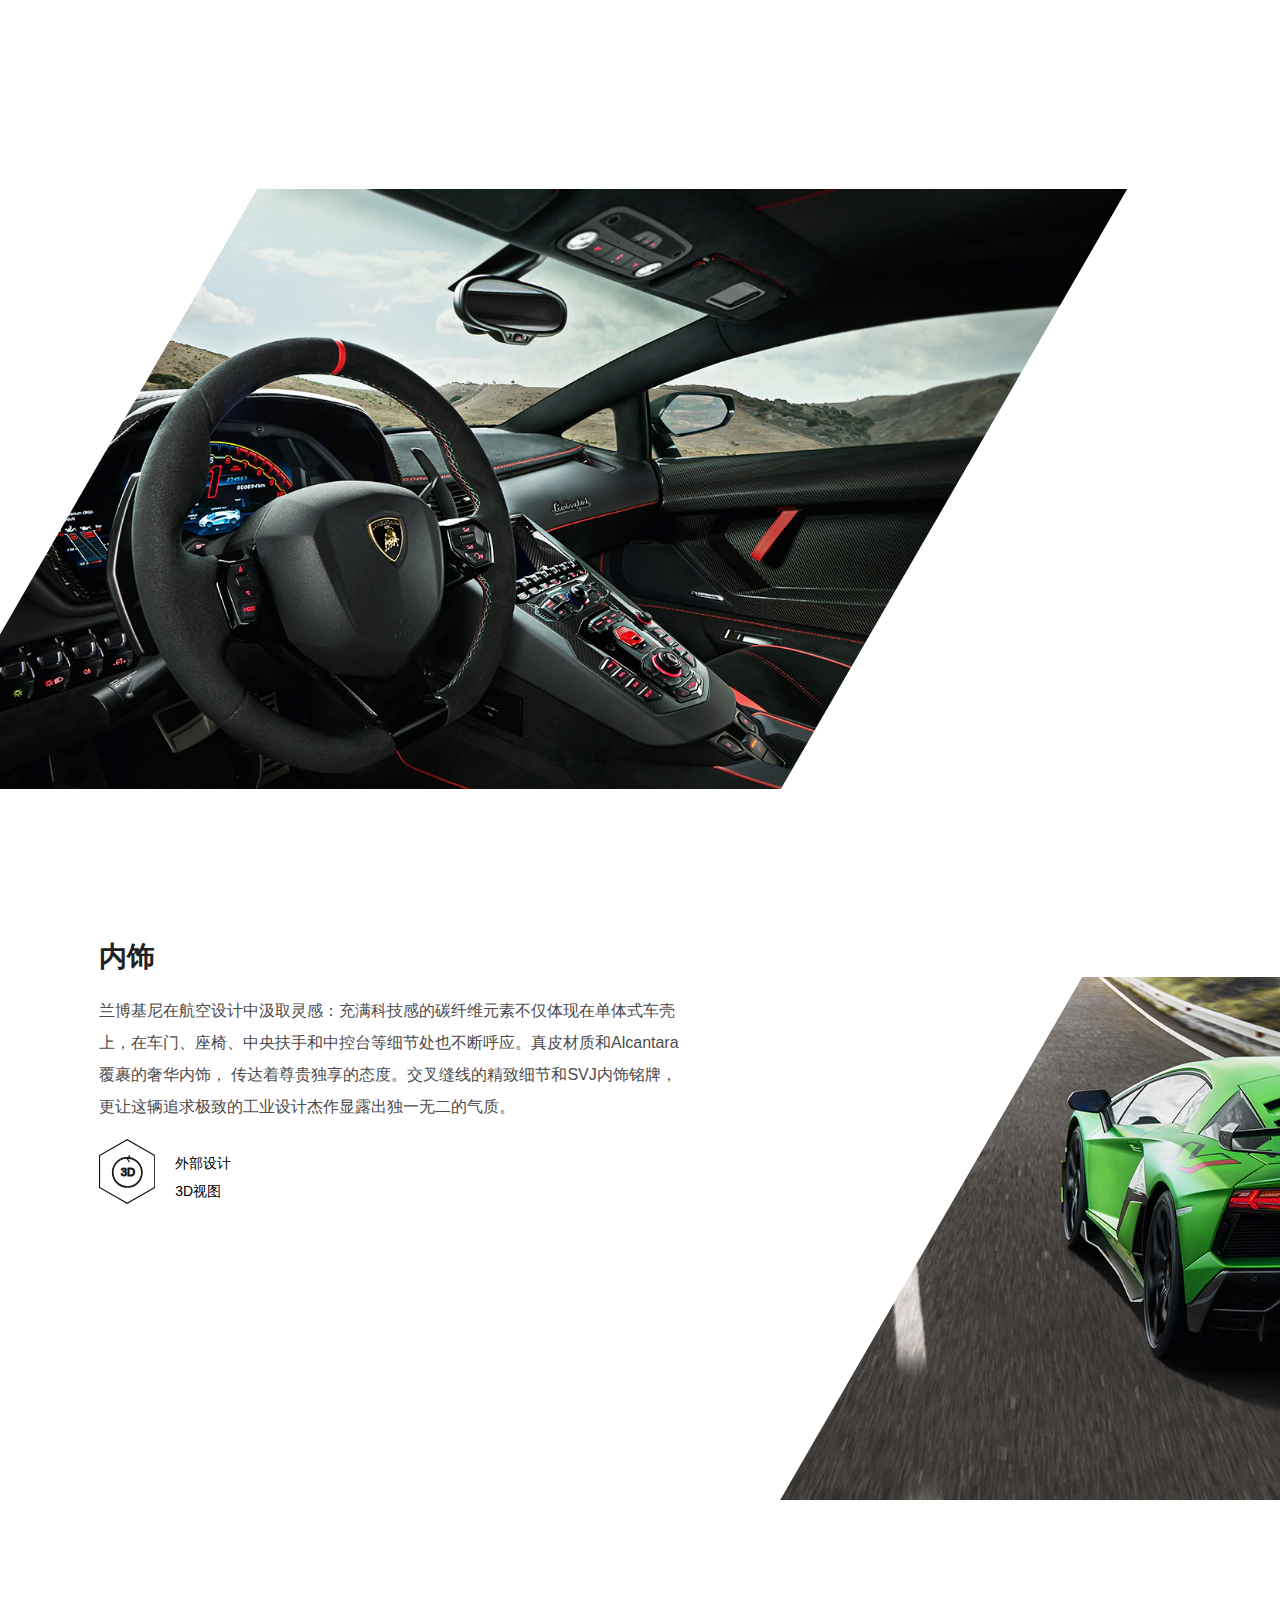
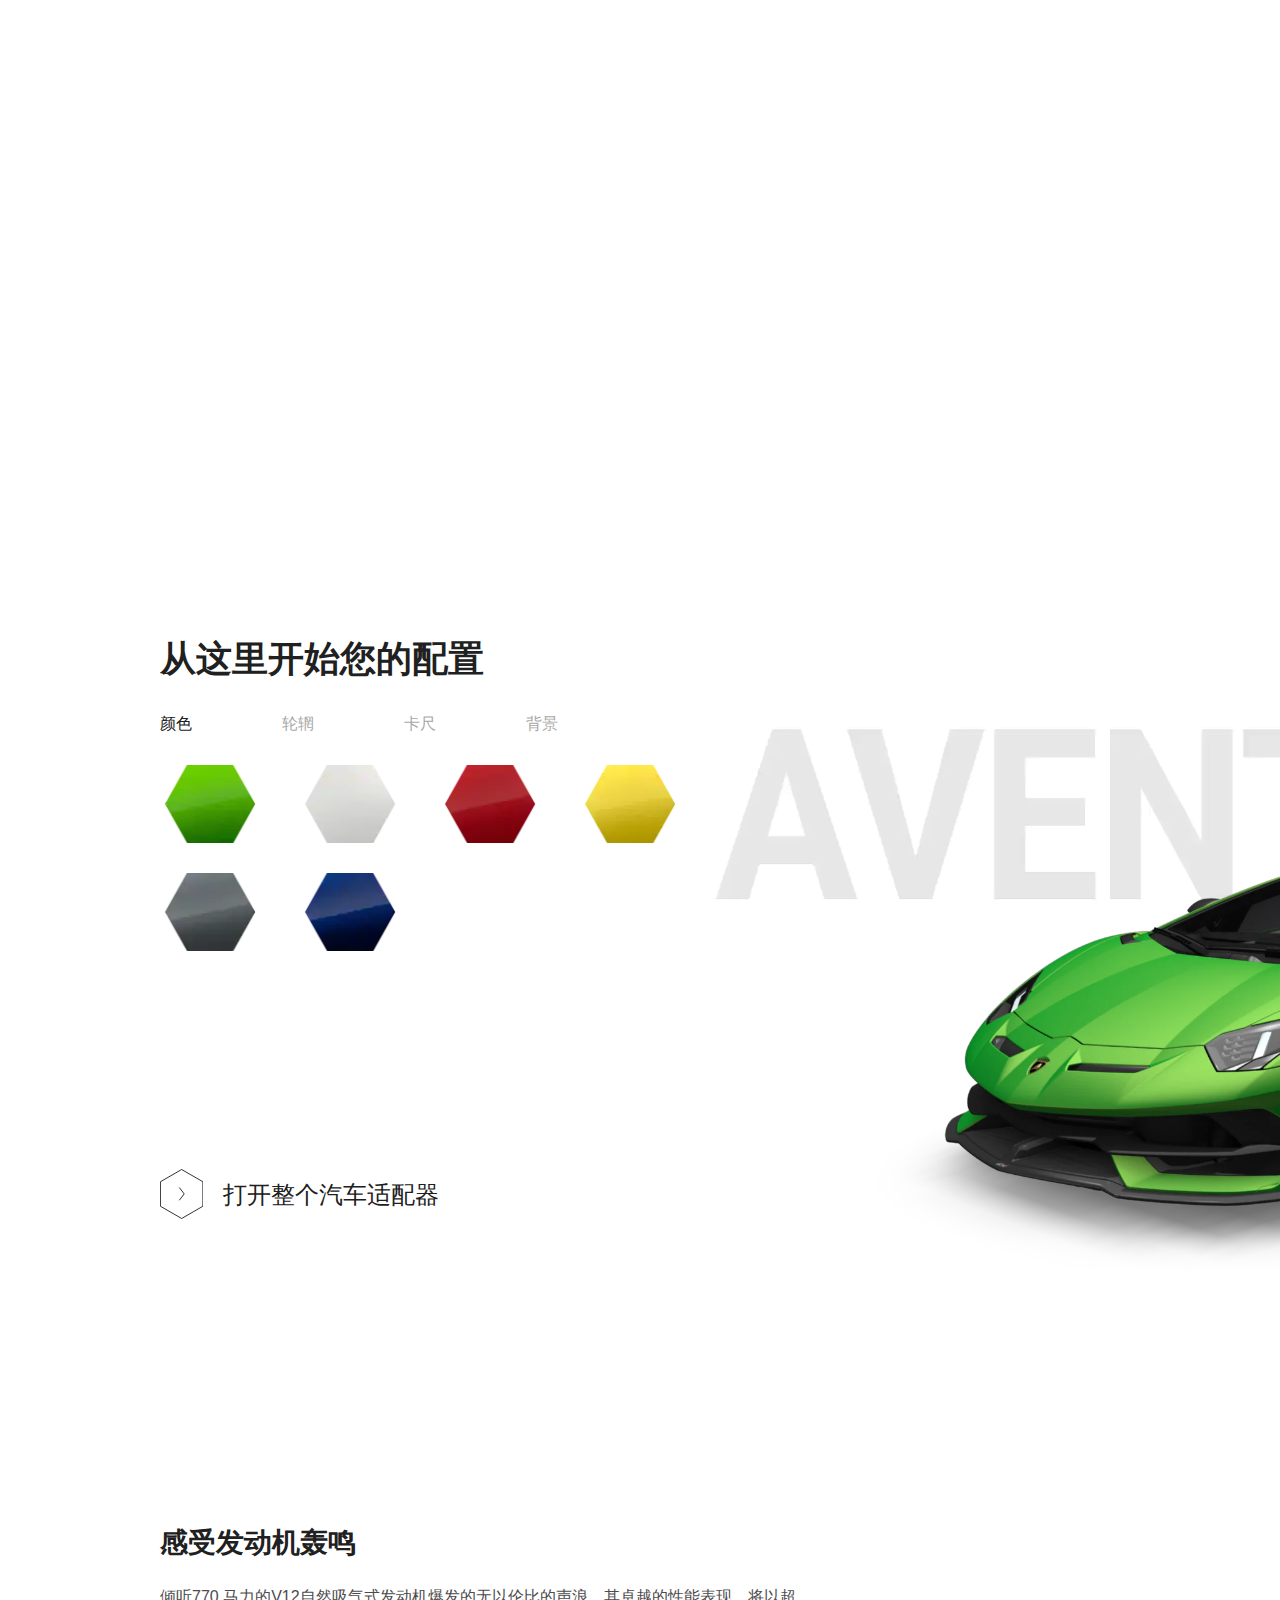
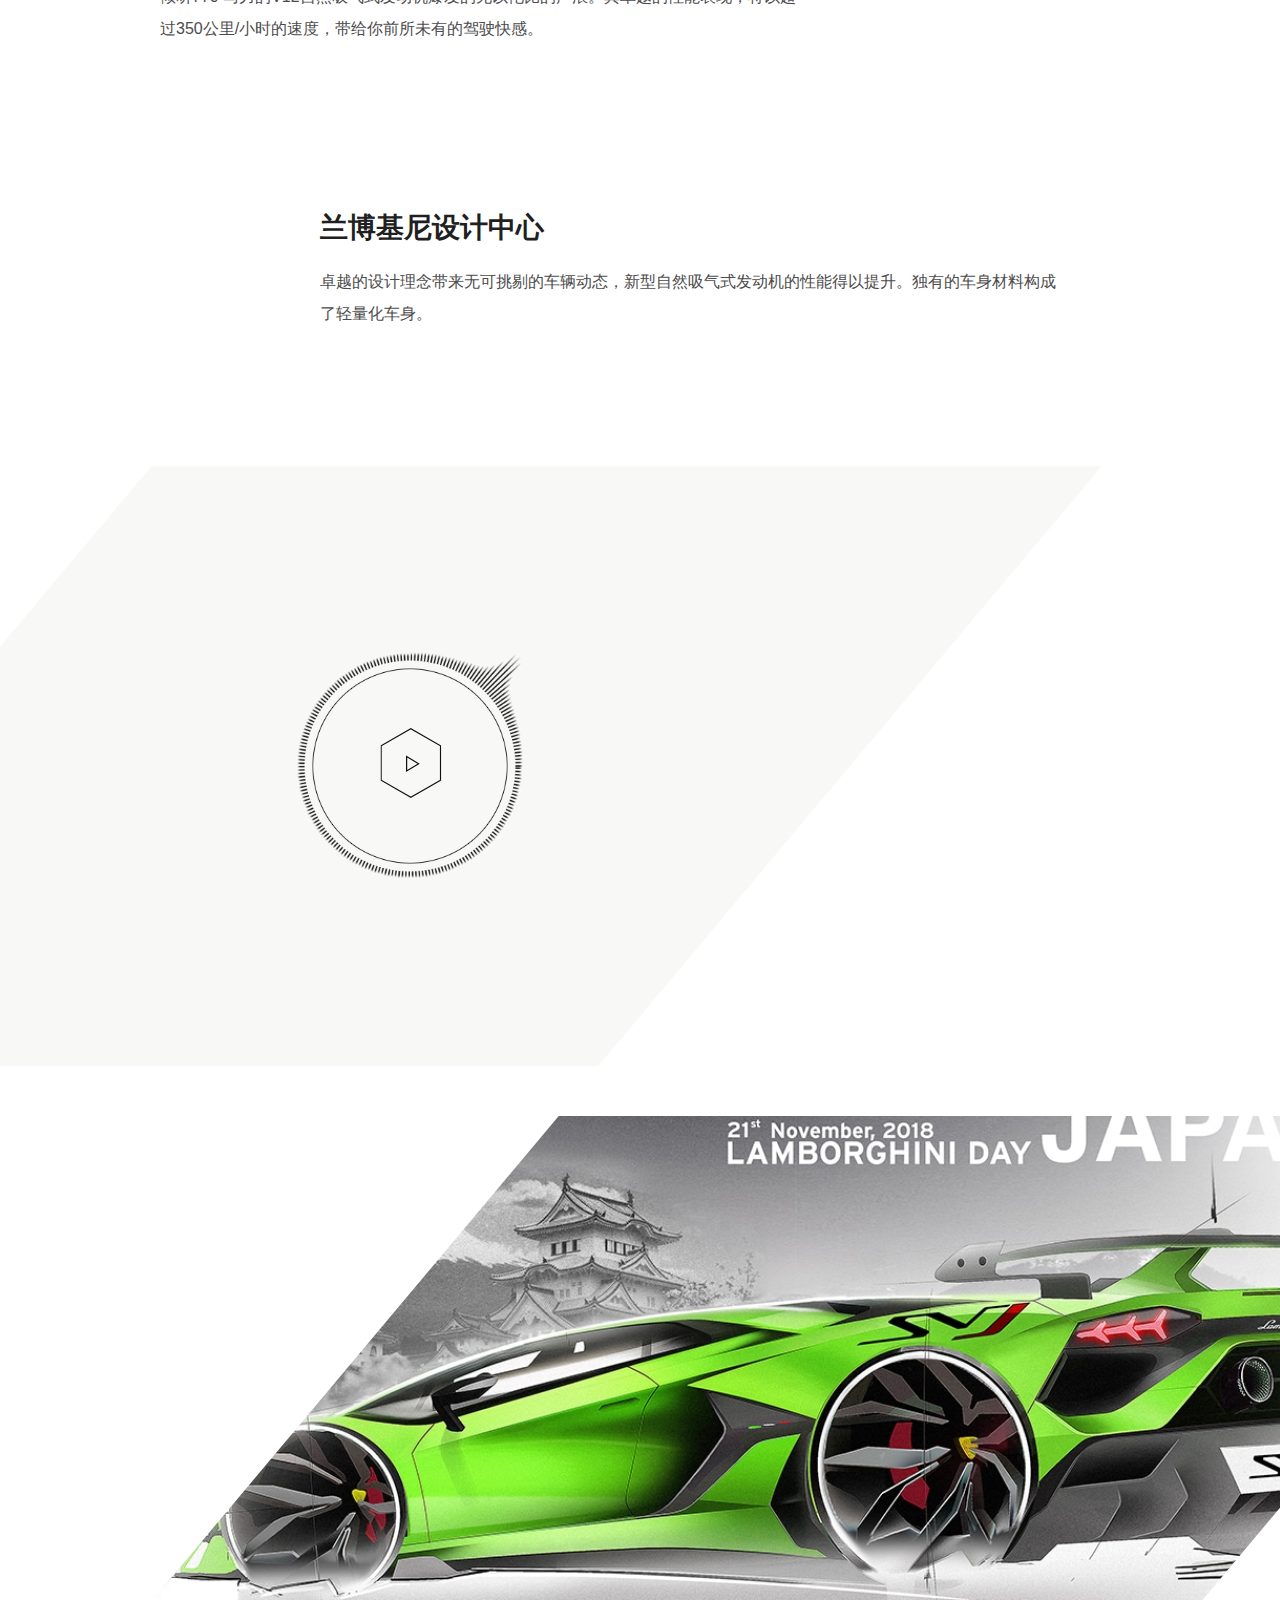
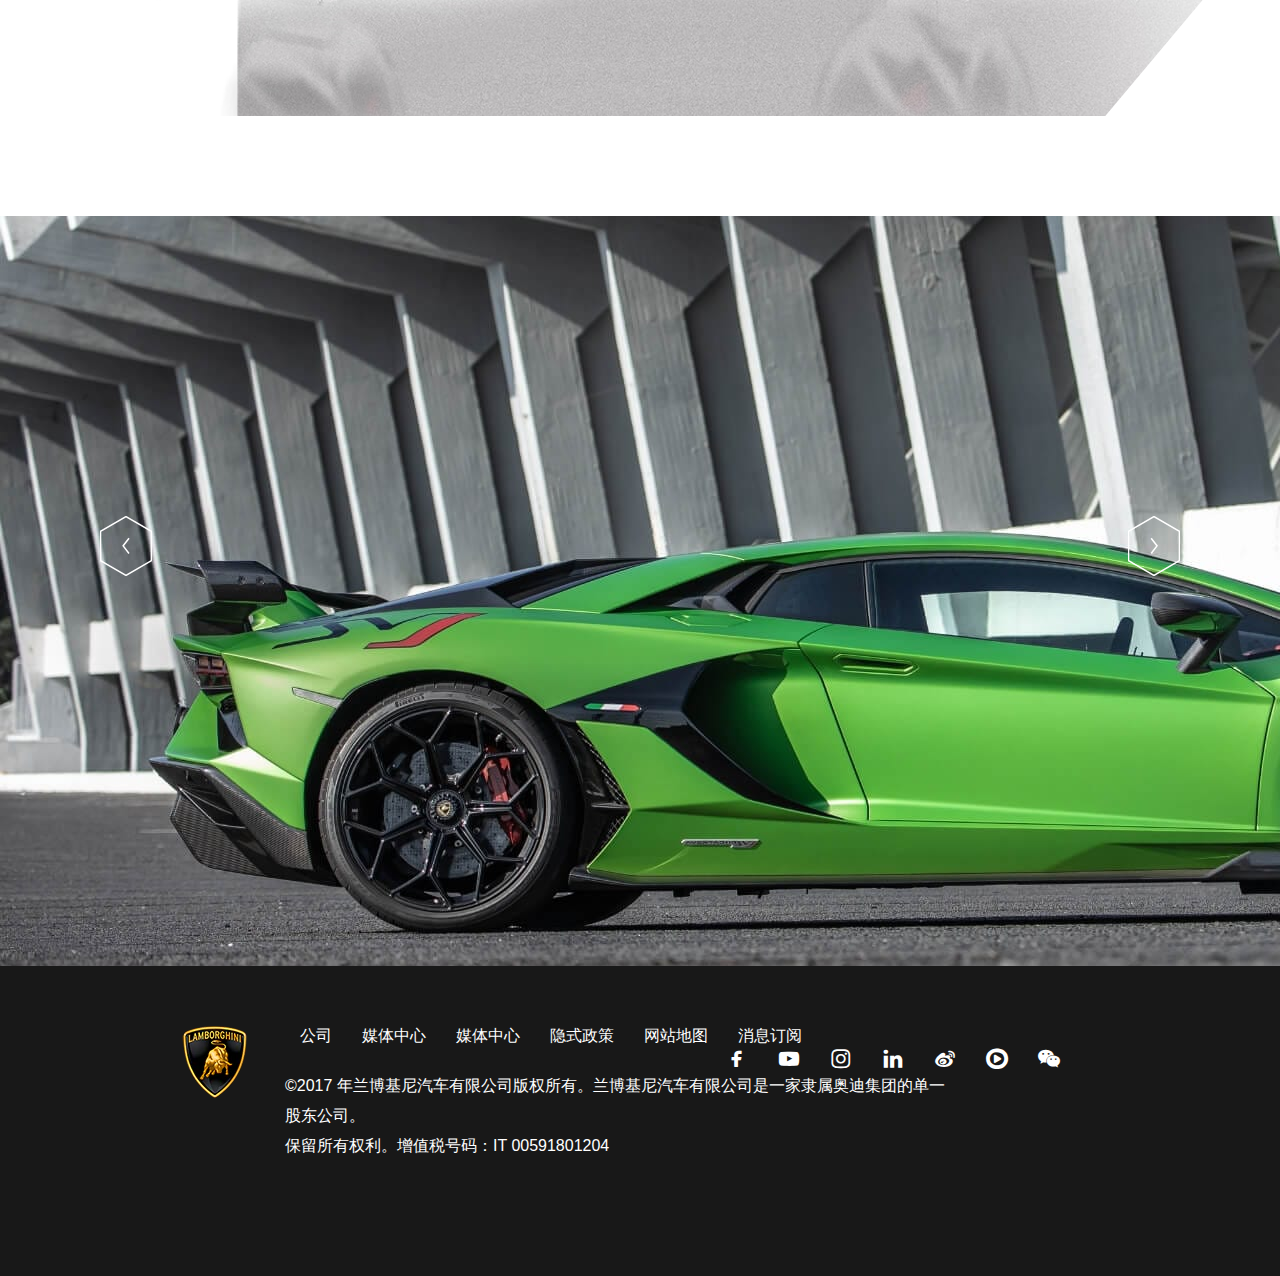
<file: Aventador SVJ.html>
<!DOCTYPE html>
<html lang="en">

<head>
    <meta charset="UTF-8">
    <meta name="viewport" content="width=device-width, initial-scale=1.0">
    <title> Aventador SVJ Lamborghini.com </title>
    <link rel="shortcut icon" href="favicon.ico" />
    <link rel="stylesheet" href="./iconfont/iconfont.css">
    <link rel="stylesheet" href="./css/style.css">
    <link rel="stylesheet" href="./css/Aventador SVJ.css">
    <script src="./js/animate.js"></script>
    <script src="./lib/jquery-3.4.1.min.js"></script>
</head>

<body>
    <!-- 1.顶部导航栏 -->
    <nav>
        <!-- 1.1顶部导航栏左侧 -->
        <div class="nav-left">
            <ul class="nav-left-menu">
                <li class="car">车型
                    <span class="car-bottom"></span>
                </li>
                <li class="service">车主服务
                    <span class="car-bottom"></span>
                </li>
                <li class="match">赛车运动
                    <span class="car-bottom"></span>
                </li>
            </ul>
            <!-- 1.1.1车型一级下拉列表 -->
            <ul class="car-menu">
                <li class="car-menu-one">AVENTADOR</li>
                <li class="car-menu-two">HURACAN</li>
                <li class="car-menu-three">URUS</li>
                <li class="car-menu-four">限量系类</li>
                <li class="car-menu-five">概念车</li>
            </ul>
            <div class="nav-two">
                <!-- 1.1.1.1车型二级下拉列表1 -->
                <ul class="car-menu-first">
                    <li class="car-menu-first-one"> AVENTADOR S</li>
                    <li class="car-menu-first-two"> AVENTADOR S ROADSTER</li>
                    <li class="car-menu-first-three"> AVENTADOR SVJ</li>
                    <li class="car-menu-first-four"> AVENTADOR SVJ ROADSTER</li>
                </ul>
                <!-- 1.1.1.2车型二级下拉列表2 -->
                <ul class="car-menu-second">
                    <li class="car-menu-second-one"> HURACAN EVO</li>
                    <li class="car-menu-second-two"> HURACAN EVO SPYDER</li>
                    <li class="car-menu-second-three"> HURACAN EVO RWD</li>
                </ul>
                <!-- 1.1.1.2车型二级下拉列表3 -->
                <ul class="car-menu-third">
                    <li>SIAN FKP 37</li>
                    <li>CENTENARIO ROADSTER</li>
                    <li>CENTENARIO</li>
                </ul>
                <!-- 1.1.1.2车型二级下拉列表4 -->
                <ul class="car-menu-fourth">
                    <li>TERZO MILLENNIO</li>
                    <li> ASTERION</li>
                    <li> ESTOQUE</li>
                </ul>
            </div>
            <!-- 1.1.2车型三级下拉列表 -->
            <div class="car-parameter">
                <div class="nav-third nav-third-one">
                    <div class="nav-third-car">
                        <!-- 图片 -->
                        <img src="./img/HQ-Aventador-S.webp" alt="">
                        <!-- 汽车参数 -->

                        <div class="nav-third-one-top">
                            <div class="hexagon">
                                <svg xmlns="http://www.w3.org/2000/svg" viewBox="0 0 50.464 58.271" class="exagon">
                                    <g stroke-width="1.5" transform="translate(-1624 -187.923)">
                                        <path class="background exagon"
                                            d="M50.464 43.992L25.732 58.271 1 43.992V15.434L25.732 1.155l24.732 14.279z"
                                            transform="translate(1623.5 187.345)"></path>
                                        <path class="foreground right" d="M0 0l7.432 5.674L14.864 0"
                                            transform="rotate(-90 935.432 -711.068)">
                                        </path>
                                    </g>
                                </svg>
                            </div>
                            <span>创建您的AVENTADOR</span>
                            <p>从这里开始您的配置</p>
                        </div>
                        <div class="nav-third-one-center"></div>
                        <div class="nav-third-one-bottom-right">
                            <span>0-100 KM/H</span>
                            <p>2,9s</p>
                        </div>
                        <div class="nav-third-one-bottom-bottom">
                            <span>最高速度</span>
                            <p>350KM/H</p>
                        </div>
                        <div class="nav-third-one-bottom-left-bottom">
                            <span>最大功率（CV）/最大功率（KW）</span>
                            <p>740CV/550KW</p>
                        </div>
                        <div class="nav-third-one-bottom-left">
                            <div class="hexagon">
                                <svg xmlns="http://www.w3.org/2000/svg" viewBox="0 0 50.464 58.271" class="exagon">
                                    <g stroke-width="1.5" transform="translate(-1624 -187.923)">
                                        <path class="background exagon"
                                            d="M50.464 43.992L25.732 58.271 1 43.992V15.434L25.732 1.155l24.732 14.279z"
                                            transform="translate(1623.5 187.345)"></path>
                                        <path class="foreground right" d="M0 0l7.432 5.674L14.864 0"
                                            transform="rotate(-90 935.432 -711.068)">
                                        </path>
                                    </g>
                                </svg>
                            </div>
                            <span> AVENTADOR S</span>
                            <p>车型信息</p>
                        </div>
                    </div>
                </div>
                <div class="nav-third nav-third-two">
                    <div class="nav-third-car">
                        <!-- 图片 -->
                        <img src="./img/HQ-Aventador-S-Roadster.webp" alt="">
                        <!-- 汽车参数 -->

                        <div class="nav-third-one-top">
                            <div class="hexagon">
                                <svg xmlns="http://www.w3.org/2000/svg" viewBox="0 0 50.464 58.271" class="exagon">
                                    <g stroke-width="1.5" transform="translate(-1624 -187.923)">
                                        <path class="background exagon"
                                            d="M50.464 43.992L25.732 58.271 1 43.992V15.434L25.732 1.155l24.732 14.279z"
                                            transform="translate(1623.5 187.345)"></path>
                                        <path class="foreground right" d="M0 0l7.432 5.674L14.864 0"
                                            transform="rotate(-90 935.432 -711.068)">
                                        </path>
                                    </g>
                                </svg>
                            </div>
                            <span>创建您的AVENTADOR</span>
                            <p>从这里开始您的配置</p>
                        </div>
                        <div class="nav-third-one-center"></div>
                        <div class="nav-third-one-bottom-right">
                            <span>0-100 KM/H</span>
                            <p>2,9s</p>
                        </div>
                        <div class="nav-third-one-bottom-bottom">
                            <span>最高速度</span>
                            <p>350KM/H</p>
                        </div>
                        <div class="nav-third-one-bottom-left-bottom">
                            <span>最大功率（CV）/最大功率（KW）</span>
                            <p>740CV/550KW</p>
                        </div>
                        <div class="nav-third-one-bottom-left">
                            <div class="hexagon">
                                <svg xmlns="http://www.w3.org/2000/svg" viewBox="0 0 50.464 58.271" class="exagon">
                                    <g stroke-width="1.5" transform="translate(-1624 -187.923)">
                                        <path class="background exagon"
                                            d="M50.464 43.992L25.732 58.271 1 43.992V15.434L25.732 1.155l24.732 14.279z"
                                            transform="translate(1623.5 187.345)"></path>
                                        <path class="foreground right" d="M0 0l7.432 5.674L14.864 0"
                                            transform="rotate(-90 935.432 -711.068)">
                                        </path>
                                    </g>
                                </svg>
                            </div>
                            <span> AVENTADOR S</span>
                            <p>车型信息</p>
                        </div>
                    </div>
                </div>
                <div class="nav-third nav-third-three">
                    <div class="nav-third-car">
                        <!-- 图片 -->
                        <img src="./img/HQ-Aventador-SVJ.png" alt="">
                        <!-- 汽车参数 -->

                        <div class="nav-third-one-top">
                            <div class="hexagon">
                                <svg xmlns="http://www.w3.org/2000/svg" viewBox="0 0 50.464 58.271" class="exagon">
                                    <g stroke-width="1.5" transform="translate(-1624 -187.923)">
                                        <path class="background exagon"
                                            d="M50.464 43.992L25.732 58.271 1 43.992V15.434L25.732 1.155l24.732 14.279z"
                                            transform="translate(1623.5 187.345)"></path>
                                        <path class="foreground right" d="M0 0l7.432 5.674L14.864 0"
                                            transform="rotate(-90 935.432 -711.068)">
                                        </path>
                                    </g>
                                </svg>
                            </div>
                            <span>创建您的AVENTADOR</span>
                            <p>从这里开始您的配置</p>
                        </div>
                        <div class="nav-third-one-center"></div>
                        <div class="nav-third-one-bottom-right">
                            <span>0-100 KM/H</span>
                            <p>2,9s</p>
                        </div>
                        <div class="nav-third-one-bottom-bottom">
                            <span>最高速度</span>
                            <p>350KM/H</p>
                        </div>
                        <div class="nav-third-one-bottom-left-bottom">
                            <span>最大功率（CV）/最大功率（KW）</span>
                            <p>740CV/550KW</p>
                        </div>
                        <div class="nav-third-one-bottom-left">
                            <div class="hexagon">
                                <svg xmlns="http://www.w3.org/2000/svg" viewBox="0 0 50.464 58.271" class="exagon">
                                    <g stroke-width="1.5" transform="translate(-1624 -187.923)">
                                        <path class="background exagon"
                                            d="M50.464 43.992L25.732 58.271 1 43.992V15.434L25.732 1.155l24.732 14.279z"
                                            transform="translate(1623.5 187.345)"></path>
                                        <path class="foreground right" d="M0 0l7.432 5.674L14.864 0"
                                            transform="rotate(-90 935.432 -711.068)">
                                        </path>
                                    </g>
                                </svg>
                            </div>
                            <span> AVENTADOR S</span>
                            <p>车型信息</p>
                        </div>
                    </div>
                </div>
                <div class="nav-third nav-third-four">
                    <div class="nav-third-car">
                        <!-- 图片 -->
                        <img src="./img/HQ-Aventador-SVJ-Roadster.png" alt="">
                        <!-- 汽车参数 -->

                        <div class="nav-third-one-top">
                            <div class="hexagon">
                                <svg xmlns="http://www.w3.org/2000/svg" viewBox="0 0 50.464 58.271" class="exagon">
                                    <g stroke-width="1.5" transform="translate(-1624 -187.923)">
                                        <path class="background exagon"
                                            d="M50.464 43.992L25.732 58.271 1 43.992V15.434L25.732 1.155l24.732 14.279z"
                                            transform="translate(1623.5 187.345)"></path>
                                        <path class="foreground right" d="M0 0l7.432 5.674L14.864 0"
                                            transform="rotate(-90 935.432 -711.068)">
                                        </path>
                                    </g>
                                </svg>
                            </div>
                            <span>创建您的AVENTADOR</span>
                            <p>从这里开始您的配置</p>
                        </div>
                        <div class="nav-third-one-center"></div>
                        <div class="nav-third-one-bottom-right">
                            <span>0-100 KM/H</span>
                            <p>2,9s</p>
                        </div>
                        <div class="nav-third-one-bottom-bottom">
                            <span>最高速度</span>
                            <p>350KM/H</p>
                        </div>
                        <div class="nav-third-one-bottom-left-bottom">
                            <span>最大功率（CV）/最大功率（KW）</span>
                            <p>740CV/550KW</p>
                        </div>
                        <div class="nav-third-one-bottom-left">
                            <div class="hexagon">
                                <svg xmlns="http://www.w3.org/2000/svg" viewBox="0 0 50.464 58.271" class="exagon">
                                    <g stroke-width="1.5" transform="translate(-1624 -187.923)">
                                        <path class="background exagon"
                                            d="M50.464 43.992L25.732 58.271 1 43.992V15.434L25.732 1.155l24.732 14.279z"
                                            transform="translate(1623.5 187.345)"></path>
                                        <path class="foreground right" d="M0 0l7.432 5.674L14.864 0"
                                            transform="rotate(-90 935.432 -711.068)">
                                        </path>
                                    </g>
                                </svg>
                            </div>
                            <span> AVENTADOR S</span>
                            <p>车型信息</p>
                        </div>
                    </div>
                </div>
                <!-- 一级菜单栏第二个三级菜单栏 -->
                <div class="nav-third nav-third-five">
                    <div class="nav-third-car">
                        <!-- 图片 -->
                        <img src="./img/evo.webp" alt="">
                        <!-- 汽车参数 -->
                        <div class="nav-third-one-top">
                            <div class="hexagon">
                                <svg xmlns="http://www.w3.org/2000/svg" viewBox="0 0 50.464 58.271" class="exagon">
                                    <g stroke-width="1.5" transform="translate(-1624 -187.923)">
                                        <path class="background exagon"
                                            d="M50.464 43.992L25.732 58.271 1 43.992V15.434L25.732 1.155l24.732 14.279z"
                                            transform="translate(1623.5 187.345)"></path>
                                        <path class="foreground right" d="M0 0l7.432 5.674L14.864 0"
                                            transform="rotate(-90 935.432 -711.068)">
                                        </path>
                                    </g>
                                </svg>
                            </div>
                            <span>创建您的AVENTADOR</span>
                            <p>从这里开始您的配置</p>
                        </div>
                        <div class="nav-third-one-center"></div>
                        <div class="nav-third-one-bottom-right">
                            <span>0-100 KM/H</span>
                            <p>2,9s</p>
                        </div>
                        <div class="nav-third-one-bottom-bottom">
                            <span>最高速度</span>
                            <p>350KM/H</p>
                        </div>
                        <div class="nav-third-one-bottom-left-bottom">
                            <span>最大功率（CV）/最大功率（KW）</span>
                            <p>740CV/550KW</p>
                        </div>
                        <div class="nav-third-one-bottom-left">
                            <div class="hexagon">
                                <svg xmlns="http://www.w3.org/2000/svg" viewBox="0 0 50.464 58.271" class="exagon">
                                    <g stroke-width="1.5" transform="translate(-1624 -187.923)">
                                        <path class="background exagon"
                                            d="M50.464 43.992L25.732 58.271 1 43.992V15.434L25.732 1.155l24.732 14.279z"
                                            transform="translate(1623.5 187.345)"></path>
                                        <path class="foreground right" d="M0 0l7.432 5.674L14.864 0"
                                            transform="rotate(-90 935.432 -711.068)">
                                        </path>
                                    </g>
                                </svg>
                            </div>
                            <span> AVENTADOR S</span>
                            <p>车型信息</p>
                        </div>
                    </div>
                </div>
                <div class="nav-third nav-third-six">
                    <div class="nav-third-car">
                        <!-- 图片 -->
                        <img src="./img/HQ-Huracan-EVO-RWD.webp" alt="">
                        <!-- 汽车参数 -->

                        <div class="nav-third-one-top">
                            <div class="hexagon">
                                <svg xmlns="http://www.w3.org/2000/svg" viewBox="0 0 50.464 58.271" class="exagon">
                                    <g stroke-width="1.5" transform="translate(-1624 -187.923)">
                                        <path class="background exagon"
                                            d="M50.464 43.992L25.732 58.271 1 43.992V15.434L25.732 1.155l24.732 14.279z"
                                            transform="translate(1623.5 187.345)"></path>
                                        <path class="foreground right" d="M0 0l7.432 5.674L14.864 0"
                                            transform="rotate(-90 935.432 -711.068)">
                                        </path>
                                    </g>
                                </svg>
                            </div>
                            <span>创建您的AVENTADOR</span>
                            <p>从这里开始您的配置</p>
                        </div>
                        <div class="nav-third-one-center"></div>
                        <div class="nav-third-one-bottom-right">
                            <span>0-100 KM/H</span>
                            <p>2,9s</p>
                        </div>
                        <div class="nav-third-one-bottom-bottom">
                            <span>最高速度</span>
                            <p>350KM/H</p>
                        </div>
                        <div class="nav-third-one-bottom-left-bottom">
                            <span>最大功率（CV）/最大功率（KW）</span>
                            <p>740CV/550KW</p>
                        </div>
                        <div class="nav-third-one-bottom-left">
                            <div class="hexagon">
                                <svg xmlns="http://www.w3.org/2000/svg" viewBox="0 0 50.464 58.271" class="exagon">
                                    <g stroke-width="1.5" transform="translate(-1624 -187.923)">
                                        <path class="background exagon"
                                            d="M50.464 43.992L25.732 58.271 1 43.992V15.434L25.732 1.155l24.732 14.279z"
                                            transform="translate(1623.5 187.345)"></path>
                                        <path class="foreground right" d="M0 0l7.432 5.674L14.864 0"
                                            transform="rotate(-90 935.432 -711.068)">
                                        </path>
                                    </g>
                                </svg>
                            </div>
                            <span> AVENTADOR S</span>
                            <p>车型信息</p>
                        </div>
                    </div>
                </div>
                <div class="nav-third nav-third-seven">
                    <div class="nav-third-car">
                        <!-- 图片 -->
                        <img src="./img/HQ-Huracan-EVO-Spyder.webp" alt="">
                        <!-- 汽车参数 -->

                        <div class="nav-third-one-top">
                            <div class="hexagon">
                                <svg xmlns="http://www.w3.org/2000/svg" viewBox="0 0 50.464 58.271" class="exagon">
                                    <g stroke-width="1.5" transform="translate(-1624 -187.923)">
                                        <path class="background exagon"
                                            d="M50.464 43.992L25.732 58.271 1 43.992V15.434L25.732 1.155l24.732 14.279z"
                                            transform="translate(1623.5 187.345)"></path>
                                        <path class="foreground right" d="M0 0l7.432 5.674L14.864 0"
                                            transform="rotate(-90 935.432 -711.068)">
                                        </path>
                                    </g>
                                </svg>
                            </div>
                            <span>创建您的AVENTADOR</span>
                            <p>从这里开始您的配置</p>
                        </div>
                        <div class="nav-third-one-center"></div>
                        <div class="nav-third-one-bottom-right">
                            <span>0-100 KM/H</span>
                            <p>2,9s</p>
                        </div>
                        <div class="nav-third-one-bottom-bottom">
                            <span>最高速度</span>
                            <p>350KM/H</p>
                        </div>
                        <div class="nav-third-one-bottom-left-bottom">
                            <span>最大功率（CV）/最大功率（KW）</span>
                            <p>740CV/550KW</p>
                        </div>
                        <div class="nav-third-one-bottom-left">
                            <div class="hexagon">
                                <svg xmlns="http://www.w3.org/2000/svg" viewBox="0 0 50.464 58.271" class="exagon">
                                    <g stroke-width="1.5" transform="translate(-1624 -187.923)">
                                        <path class="background exagon"
                                            d="M50.464 43.992L25.732 58.271 1 43.992V15.434L25.732 1.155l24.732 14.279z"
                                            transform="translate(1623.5 187.345)"></path>
                                        <path class="foreground right" d="M0 0l7.432 5.674L14.864 0"
                                            transform="rotate(-90 935.432 -711.068)">
                                        </path>
                                    </g>
                                </svg>
                            </div>
                            <span> AVENTADOR S</span>
                            <p>车型信息</p>
                        </div>
                    </div>
                </div>
                <!-- 一级菜单栏第三个三级菜单栏 -->
                <div class="nav-third nav-third-eight">
                    <div class="nav-third-car">
                        <!-- 图片 -->
                        <img src="./img/HQ Urus.webp" alt="">
                        <!-- 汽车参数 -->

                        <div class="nav-third-one-top">
                            <div class="hexagon">
                                <svg xmlns="http://www.w3.org/2000/svg" viewBox="0 0 50.464 58.271" class="exagon">
                                    <g stroke-width="1.5" transform="translate(-1624 -187.923)">
                                        <path class="background exagon"
                                            d="M50.464 43.992L25.732 58.271 1 43.992V15.434L25.732 1.155l24.732 14.279z"
                                            transform="translate(1623.5 187.345)"></path>
                                        <path class="foreground right" d="M0 0l7.432 5.674L14.864 0"
                                            transform="rotate(-90 935.432 -711.068)">
                                        </path>
                                    </g>
                                </svg>
                            </div>
                            <span>创建您的AVENTADOR</span>
                            <p>从这里开始您的配置</p>
                        </div>
                        <div class="nav-third-one-center"></div>
                        <div class="nav-third-one-bottom-right">
                            <span>0-100 KM/H</span>
                            <p>2,9s</p>
                        </div>
                        <div class="nav-third-one-bottom-bottom">
                            <span>最高速度</span>
                            <p>350KM/H</p>
                        </div>
                        <div class="nav-third-one-bottom-left-bottom">
                            <span>最大功率（CV）/最大功率（KW）</span>
                            <p>740CV/550KW</p>
                        </div>
                        <div class="nav-third-one-bottom-left">
                            <div class="hexagon">
                                <svg xmlns="http://www.w3.org/2000/svg" viewBox="0 0 50.464 58.271" class="exagon">
                                    <g stroke-width="1.5" transform="translate(-1624 -187.923)">
                                        <path class="background exagon"
                                            d="M50.464 43.992L25.732 58.271 1 43.992V15.434L25.732 1.155l24.732 14.279z"
                                            transform="translate(1623.5 187.345)"></path>
                                        <path class="foreground right" d="M0 0l7.432 5.674L14.864 0"
                                            transform="rotate(-90 935.432 -711.068)">
                                        </path>
                                    </g>
                                </svg>
                            </div>
                            <span> AVENTADOR S</span>
                            <p>车型信息</p>
                        </div>
                    </div>
                </div>
            </div>
            <!-- 1.1.3车主服务一级下拉列表 -->
            <ul class="service-menu">
                <li class="service-menu-one">FINANCIAL SERVICES</li>
                <li class="service-menu-two">AD PERSONAM</li>
                <li class="service-menu-three">原装辅件</li>
                <li class="service-menu-four">零配件</li>
                <li class="service-menu-five">协助与维护</li>
                <li class="service-menu-six">二手车</li>
                <li class="service-menu-seven">经典</li>
            </ul>

        </div>
        <!-- 1.2右侧顶部导航栏 -->
        <div class="nav-right">
            <!-- 1.2.1右侧顶部导航栏跳转链接 -->
            <div class="nav-right-left">
                <a href="">查找一个经销商
                    <span class="car-bottom"></span>
                </a>
                <a href="">博物馆
                    <span class="car-bottom"></span>
                </a>
                <a href="">商店
                    <span class="car-bottom"></span>
                </a>
            </div>
            <!-- 1.2.2右侧顶部导航栏功能 -->
            <div class="nav-right-right">
                <ul class=" iconfont icon-shezhi setUp">

                </ul>
                <ul class=" iconfont icon-duihuakuang2 chat">

                </ul>
                <ul class=" iconfont icon-sousuo search">

                </ul>
                <ul class=" iconfont icon-icon- list">

                </ul>
            </div>
        </div>
    </nav>
    <!-- 第二部分 urus概要 -->
    <div class="outline">
        <h6>主页 / 车型 /AVENTADOR SVJ</h6>
        <h3>AVENTADOR SVJ</h3>
        <h1>纯粹激情，塑造未来</h1>
        <ul>
            <li>最大功率（CV）/最大功率（KW）
                <p>770CV/566KW</p>
            </li>
            <li>最高速度
                <p>>325km/h</p>
            </li>
            <li>0-100km/h
                <p>2.8s</p>
            </li>
            <li>
                <svg xmlns="http://www.w3.org/2000/svg" viewBox="0 0 50.464 58.271" class="exagon">
                    <g stroke-width="1.5" transform="translate(-1624 -187.923)">
                        <path class="background exagon"
                            d="M50.464 43.992L25.732 58.271 1 43.992V15.434L25.732 1.155l24.732 14.279z"
                            transform="translate(1623.5 187.345)"></path>
                        <path class="foreground right" d="M0 0l7.432 5.674L14.864 0"
                            transform="rotate(-90 935.432 -711.068)">
                        </path>
                    </g>
                </svg>
                配置
                <p>创建您的AVENTADOR SVJ</p>
            </li>
        </ul>
    </div>
    <!-- 第三部分 urus详情 -->
    <main>
        <div class="main-img-one-left">
            <img src="./img/SVJ/01-overview.webp" alt="">
        </div>
        <div class="main-img-one-right">
            <h1>概览</h1>
            <p>兰博基尼从不畏惧挑战，全新Aventador SVJ因此应运而生。集前瞻科技与卓越设计为一身，Aventador SVJ 时刻彰显毫不妥协的极致风范。在科技发展
                日新月异的未来，情感或将变得越发疏远。而在兰博基尼构建的未来里，真挚的情感不可或缺。因为情感将赋予车辆灵魂。
            </p>
        </div>
        <div class="main-img-two-right">
            <img src="./img/SVJ/s-1.webp" alt="">
        </div>

        <div class="main-img-two-left">
            <h1>外观</h1>
            <p>轻量化的车身材料最大程度地激发了车辆性能。<br>
                全新设计的前脸、更宽的侧裙板、“Ω”字型尾翼，均更加凸显车辆的空气动力学特征。抬高的排气管经过减重设计，配合轻巧的碳纤维车身。<br>
                限量款车型SVJ 63采用独特的色彩和内饰，彰显对碳纤维的广泛应用，限量生产仅63台。<br>
                &nbsp;</p>
            <svg xmlns="http://www.w3.org/2000/svg" viewBox="0 0 50.464 58.271" class="exagon circulcar-3d">
                <g stroke-width="1" transform="translate(-1624 -187.923)">
                    <path class="background exagon"
                        d="M50.464 43.992L25.732 58.271 1 43.992V15.434L25.732 1.155l24.732 14.279z"
                        transform="translate(1623.5 187.345)"></path>
                    <g class="foreground circular-3d" transform="translate(-66 1)"><text
                            transform="translate(1709.5 220.5)">
                            <tspan x="0" y="0">3D</tspan>
                        </text>
                        <g transform="translate(1595.5 -1629.7)">
                            <g class="cls-3" transform="translate(108 1861.25) rotate(264)">
                                <ellipse cx="13.338" cy="13.338" class="cls-4" rx="13.338" ry="13.338"></ellipse>
                                <ellipse cx="13.338" cy="13.338" class="cls-5" rx="12.838" ry="12.838"></ellipse>
                            </g>
                            <path d="M0 0l3.043 2.323L6.086 0" transform="rotate(92 -823.135 974.633)"></path>
                        </g>
                    </g>
                </g>
            </svg>
            <h6>外部设计 3D视图</h6>
        </div>
        <div class="main-img-three-left">
            <img src="./img/SVJ/s-3.webp" alt="">
        </div>
        <div class="main-img-three-right">
            <img src="./img/SVJ/s-2.webp" alt="">
        </div>
        <div class="main-img-four-left">
            <img src="./img/SVJ/s-4.webp" alt="">
        </div>
        <div class="main-img-four-right">
            <h1>内饰</h1>
            <p>兰博基尼在航空设计中汲取灵感：充满科技感的碳纤维元素不仅体现在单体式车壳上，在车门、座椅、中央扶手和中控台等细节处也不断呼应。真皮材质和Alcantara 覆裹的奢华内饰，
                传达着尊贵独享的态度。交叉缝线的精致细节和SVJ内饰铭牌，更让这辆追求极致的工业设计杰作显露出独一无二的气质。
            </p>
            <svg xmlns="http://www.w3.org/2000/svg" viewBox="0 0 50.464 58.271" class="exagon circulcar-3d">
                <g stroke-width="1" transform="translate(-1624 -187.923)">
                    <path class="background exagon"
                        d="M50.464 43.992L25.732 58.271 1 43.992V15.434L25.732 1.155l24.732 14.279z"
                        transform="translate(1623.5 187.345)"></path>
                    <g class="foreground circular-3d" transform="translate(-66 1)"><text
                            transform="translate(1709.5 220.5)">
                            <tspan x="0" y="0">3D</tspan>
                        </text>
                        <g transform="translate(1595.5 -1629.7)">
                            <g class="cls-3" transform="translate(108 1861.25) rotate(264)">
                                <ellipse cx="13.338" cy="13.338" class="cls-4" rx="13.338" ry="13.338"></ellipse>
                                <ellipse cx="13.338" cy="13.338" class="cls-5" rx="12.838" ry="12.838"></ellipse>
                            </g>
                            <path d="M0 0l3.043 2.323L6.086 0" transform="rotate(92 -823.135 974.633)"></path>
                        </g>
                    </g>
                </g>
            </svg>
            <h6>外部设计 3D视图</h6>
        </div>
    </main>
    <!-- 第四部分    汽车配置 -->
    <div class="configure">
        <div class="configure-left">
            <h2>从这里开始您的配置</h2>
            <ul class="configure-menu">
                <li>颜色</li>
                <li>轮辋</li>
                <li>卡尺</li>
                <li>背景</li>
            </ul>
            <ul class="configure-color">
                <li> <img src="./img/color/Verde_Alceo.webp" alt=""></li>
                <li> <img src="./img/color/Bianco_Phanes.webp" alt=""></li>
                <li> <img src="./img/color/Rosso_Mimir.webp" alt=""></li>
                <li> <img src="./img/color/Giallo_Tenerife.webp" alt=""></li>
                <li> <img src="./img/color/Grigio_Telesto.webp" alt=""></li>
                <li> <img src="./img/color/Viola_Aletheia.webp" alt=""></li>
            </ul>
            <a href="">
                <svg xmlns="http://www.w3.org/2000/svg" viewBox="0 0 50.464 58.271" class="exagon">
                    <g stroke-width="1" transform="translate(-1624 -187.923)">
                        <path class="background exagon"
                            d="M50.464 43.992L25.732 58.271 1 43.992V15.434L25.732 1.155l24.732 14.279z"
                            transform="translate(1623.5 187.345)"></path>
                        <path class="foreground right" d="M0 0l7.432 5.674L14.864 0"
                            transform="rotate(-90 935.432 -711.068)"></path>
                    </g>
                </svg>
                <span> 打开整个汽车适配器</span>
            </a>
        </div>
        <div class="configure-right">
            <ul>
                <li> <img
                        src="./img/SVJ/Aventador_SVJ_cc-verde_alceo-Nireo_Forged_20_21_Titanium_Matt-black_caliper-sceneplate_env.webp"
                        alt=""></li>
                <li> <img
                        src="./img/SVJ/Aventador_SVJ_cc-bianco_phanes-Nireo_Forged_20_21_Titanium_Matt-black_caliper-sceneplate_env.webp"
                        alt=""></li>
                <li> <img
                        src="./img/SVJ/Aventador_SVJ_cc-rosso_mimir-Nireo_Forged_20_21_Titanium_Matt-black_caliper-sceneplate_env.webp"
                        alt=""></li>
                <li> <img
                        src="./img/SVJ/Aventador_SVJ_cc-giallo_tenerife-Nireo_Forged_20_21_Titanium_Matt-black_caliper-sceneplate_env.webp"
                        alt=""></li>
                <li> <img
                        src="./img/SVJ/Aventador_SVJ_cc-grigio_telesto-Nireo_Forged_20_21_Titanium_Matt-black_caliper-sceneplate_env.webp"
                        alt=""></li>
                <li> <img
                        src="./img/SVJ/Aventador_SVJ_cc-viola_aletheia-Nireo_Forged_20_21_Titanium_Matt-black_caliper-sceneplate_env.webp"
                        alt=""></li>
            </ul>
        </div>
    </div>
    <!-- 第五部分  技术规格 -->
    <div class="specifications">
        <div class="specifications-one-left">
            <h1>感受发动机轰鸣</h1>
            <p>倾听770 马力的V12自然吸气式发动机爆发的无以伦比的声浪。其卓越的性能表现，将以超过350公里/小时的速度，带给你前所未有的驾驶快感。
            </p>
        </div>
        <div class="specifications-one-right">
            <h1>兰博基尼设计中心</h1>
            <p>卓越的设计理念带来无可挑剔的车辆动态，新型自然吸气式发动机的性能得以提升。独有的车身材料构成了轻量化车身。
            </p>
        </div>
        <div class="specifications-two-left">
            <img src="./img/下载 (1).png" alt="">

            <audio src="./video/Sound Urus (2).mp3"></audio>
            <svg xmlns="http://www.w3.org/2000/svg" viewBox="0 0 50.464 58.271" class="exagon pause">
                <g stroke-width="1" transform="translate(-1624 -187.923)">
                    <path class="background exagon"
                        d="M50.464 43.992L25.732 58.271 1 43.992V15.434L25.732 1.155l24.732 14.279z"
                        transform="translate(1623.5 187.345)"></path>
                    <g class="foreground" transform="translate(.5 .5)">
                        <path d="M0 15V0" transform="translate(1644.5 209.5)"></path>
                        <path d="M0 15V0" transform="translate(1653.5 209.5)"></path>
                    </g>
                </g>
            </svg>

            <svg xmlns="http://www.w3.org/2000/svg" viewBox="0 0 50.464 58.271" class="exagon play">
                <g stroke-width="1" transform="translate(-1624 -187.923)">
                    <path class="background exagon"
                        d="M50.464 43.992L25.732 58.271 1 43.992V15.434L25.732 1.155l24.732 14.279z"
                        transform="translate(1623.5 187.345)"></path>
                    <path class="foreground" d="M22.732 24.713, 32.732 30.713, 22.732 36.713Z"
                        transform="translate(1623 186.923)"></path>
                </g>
            </svg>
        </div>
        <div class="specifications-two-right">
            <img src="./img/SVJ/01.jpg" alt="">
        </div>
    </div>
    <!-- 第六部分    底部轮播图 -->
    <div class="slider">
        <ul>
            <li>
                <image src="./img/SVJ/8.jpg" alt="">
            </li>
            <li>
                <image src="./img/SVJ/2.jpg" alt="">
            </li>
            <li>
                <image src="./img/SVJ/3.jpg" alt="">
            </li>
            <li>
                <image src="./img/SVJ/9.webp" alt="">
            </li>
            <li>
                <image src="./img/SVJ/01.COVER.jpg" alt="">
            </li>
            <li>
                <image src="./img/SVJ/4.webp" alt="">
            </li>
            <li>
                <image src="./img/SVJ/6.jpg" alt="">
            </li>
        </ul>

        <div class="arrow">
            <svg xmlns="http://www.w3.org/2000/svg" viewBox="0 0 50.464 58.271" class="exagon left">
                <g stroke-width="1.5" transform="translate(-1624 -187.923)">
                    <path class="background exagon"
                        d="M50.464 43.992L25.732 58.271 1 43.992V15.434L25.732 1.155l24.732 14.279z"
                        transform="translate(1623.5 187.345)"></path>
                    <path class="foreground left" d="M0 5.675L7.432 0l7.432 5.675"
                        transform="rotate(-90 935.432 -711.068)"></path>
                </g>
            </svg>
            <svg xmlns="http://www.w3.org/2000/svg" viewBox="0 0 50.464 58.271" class="exagon right">
                <g stroke-width="1.5" transform="translate(-1624 -187.923)">
                    <path class="background exagon"
                        d="M50.464 43.992L25.732 58.271 1 43.992V15.434L25.732 1.155l24.732 14.279z"
                        transform="translate(1623.5 187.345)"></path>
                    <path class="foreground right" d="M0 0l7.432 5.674L14.864 0"
                        transform="rotate(-90 935.432 -711.068)"></path>
                </g>
            </svg>
        </div>
    </div>
    <!-- 第四部分 其他 -->
    <div class="other">
        <img src="./img/logo.webp" alt="">
        <ul class="other-left">
            <li><a href="">公司</a>
                <span class="car-bottom"></li>
            <li><a href="">媒体中心</a>
                <span class="car-bottom"></li>
            <li><a href="">媒体中心</a>
                <span class="car-bottom"></li>
            <li><a href="">隐式政策</a>
                <span class="car-bottom"></li>
            <li><a href="">网站地图</a>
                <span class="car-bottom"></li>
            <li><a href="">消息订阅</a>
                <span class="car-bottom"></li>
        </ul>
        <ul class="other-right">
            <li><a href="" class="iconfont icon-facebook"></a></li>
            <li><a href="" class="iconfont .icon-twitter"></a></li>
            <li><a href="" class="iconfont icon-youtube"></a></li>
            <li><a href="" class="iconfont icon-instagram "></a></li>
            <li><a href="" class="iconfont icon-linkedin"></a></li>
            <li><a href="" class="iconfont icon-weibo"></a></li>
            <li><a href="" class="iconfont icon-youku"></a></li>
            <li><a href="" class="iconfont icon-weixin"></a></li>
        </ul>
        <p>©2017 年兰博基尼汽车有限公司版权所有。兰博基尼汽车有限公司是一家隶属奥迪集团的单一<br>
            股东公司。<br>
            保留所有权利。增值税号码：IT 00591801204</p>
    </div>
    <!-- 第五部分  末尾固定定位-->
    <div class="last">
        本页所有车型的油耗值和排放量 -联合循环中的油耗:21,8-13,51/100km;联合循环中的CO₂ 排放:518g/km-316g/km(WLTP)
    </div>
    <script src="./js/Urus  Lamborghini.com.js"></script>
</body>

</html>
</file>
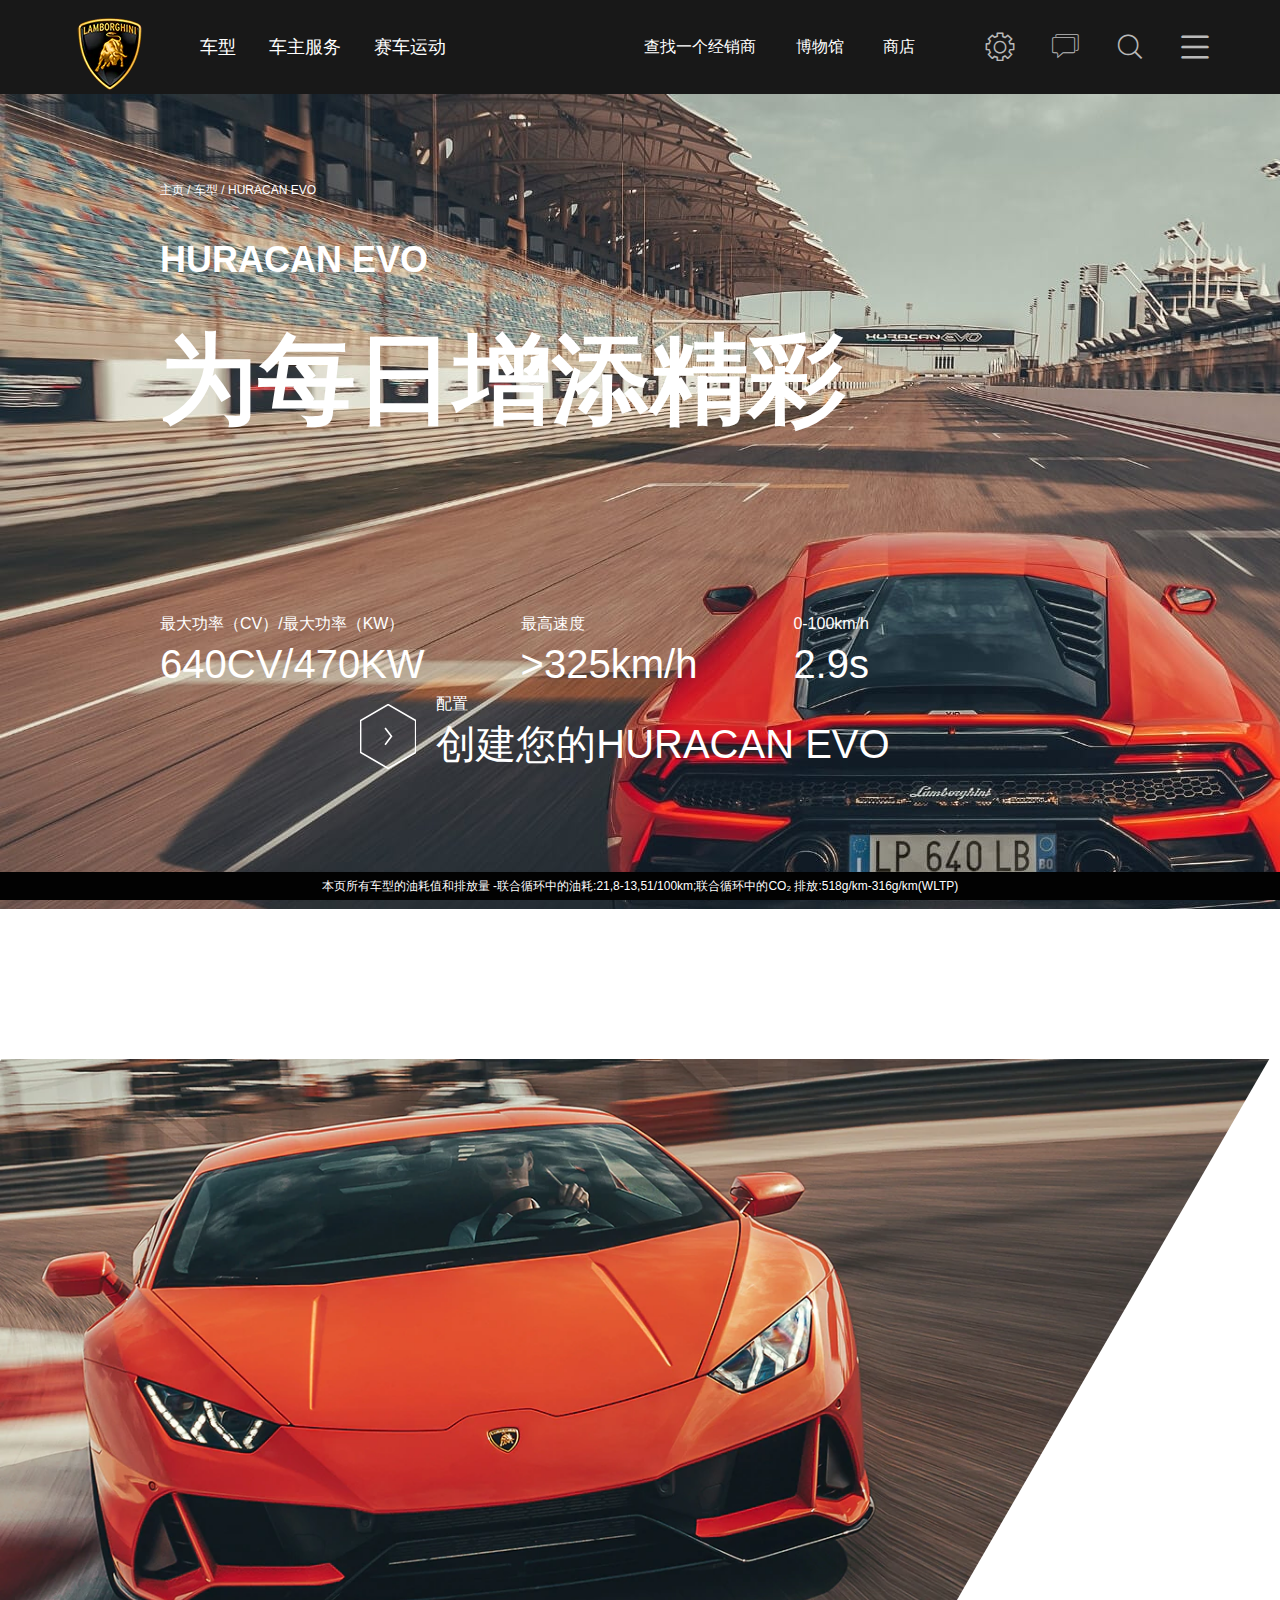
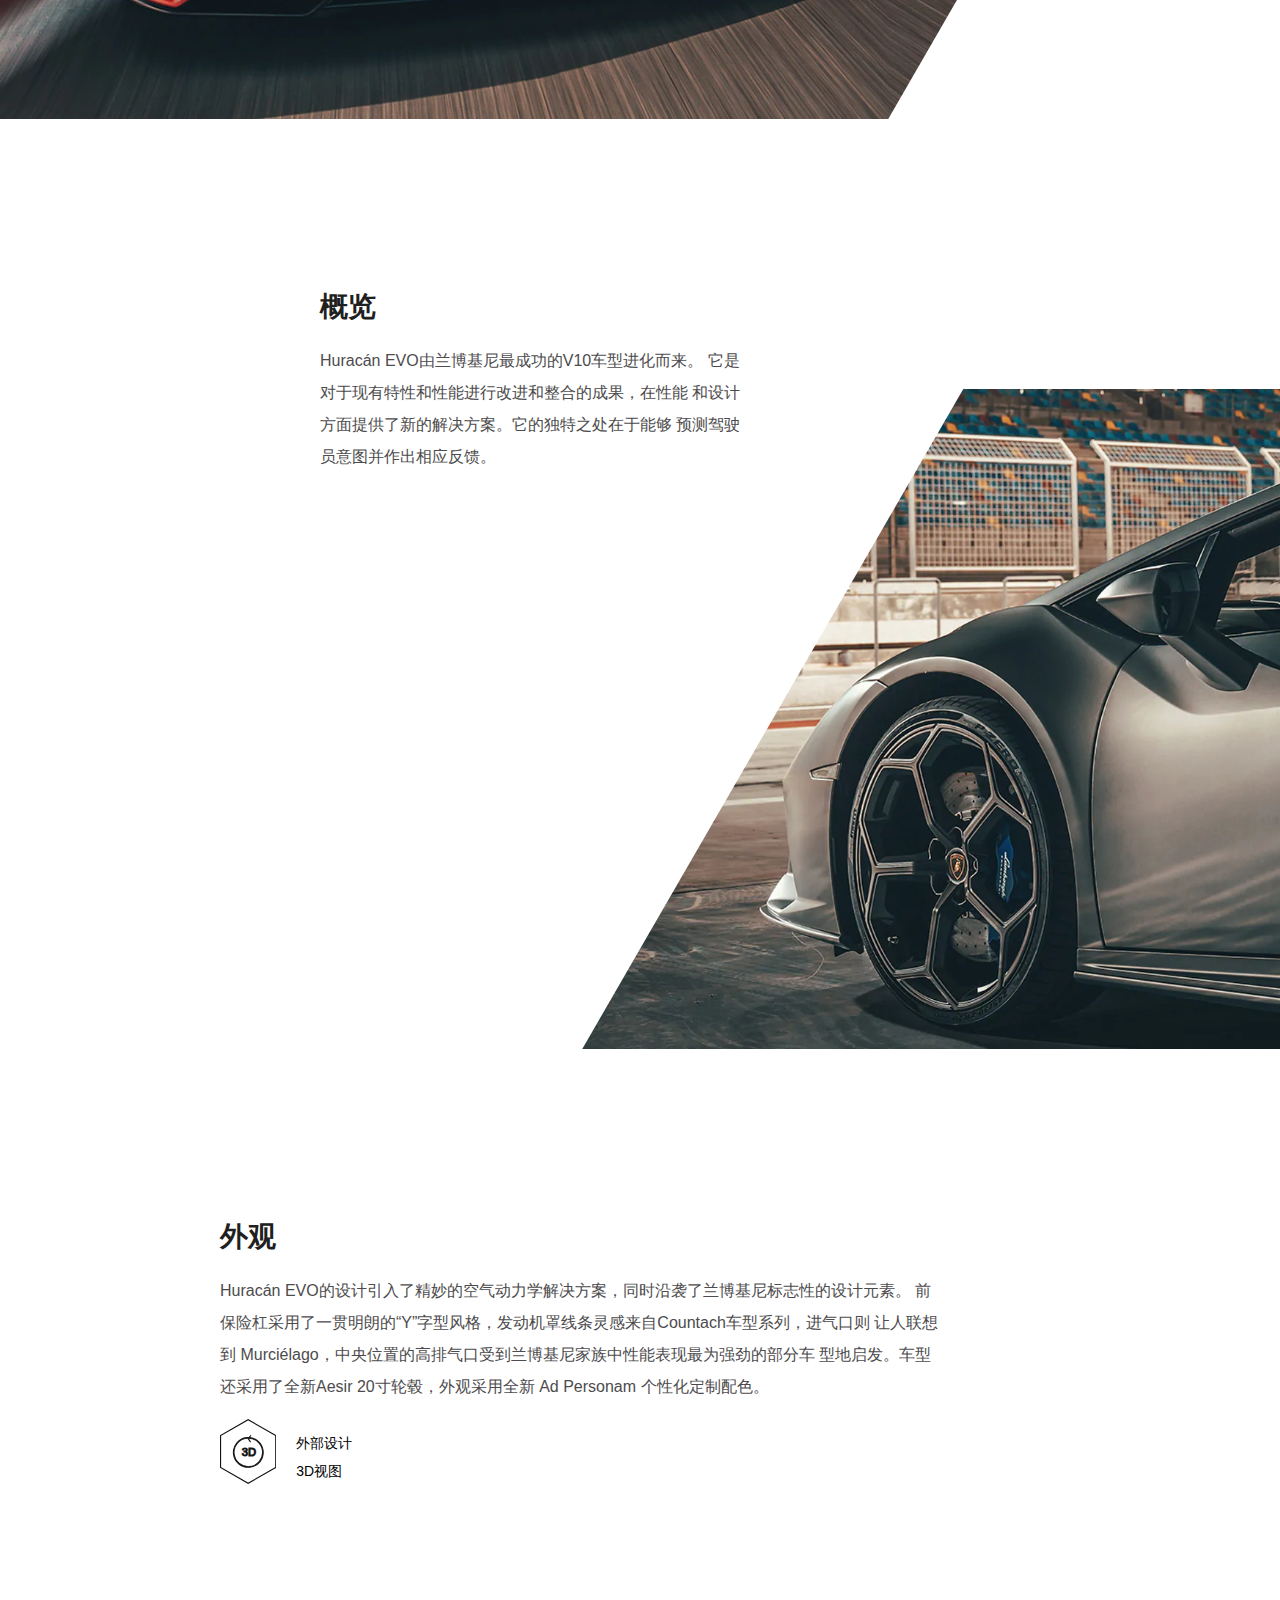
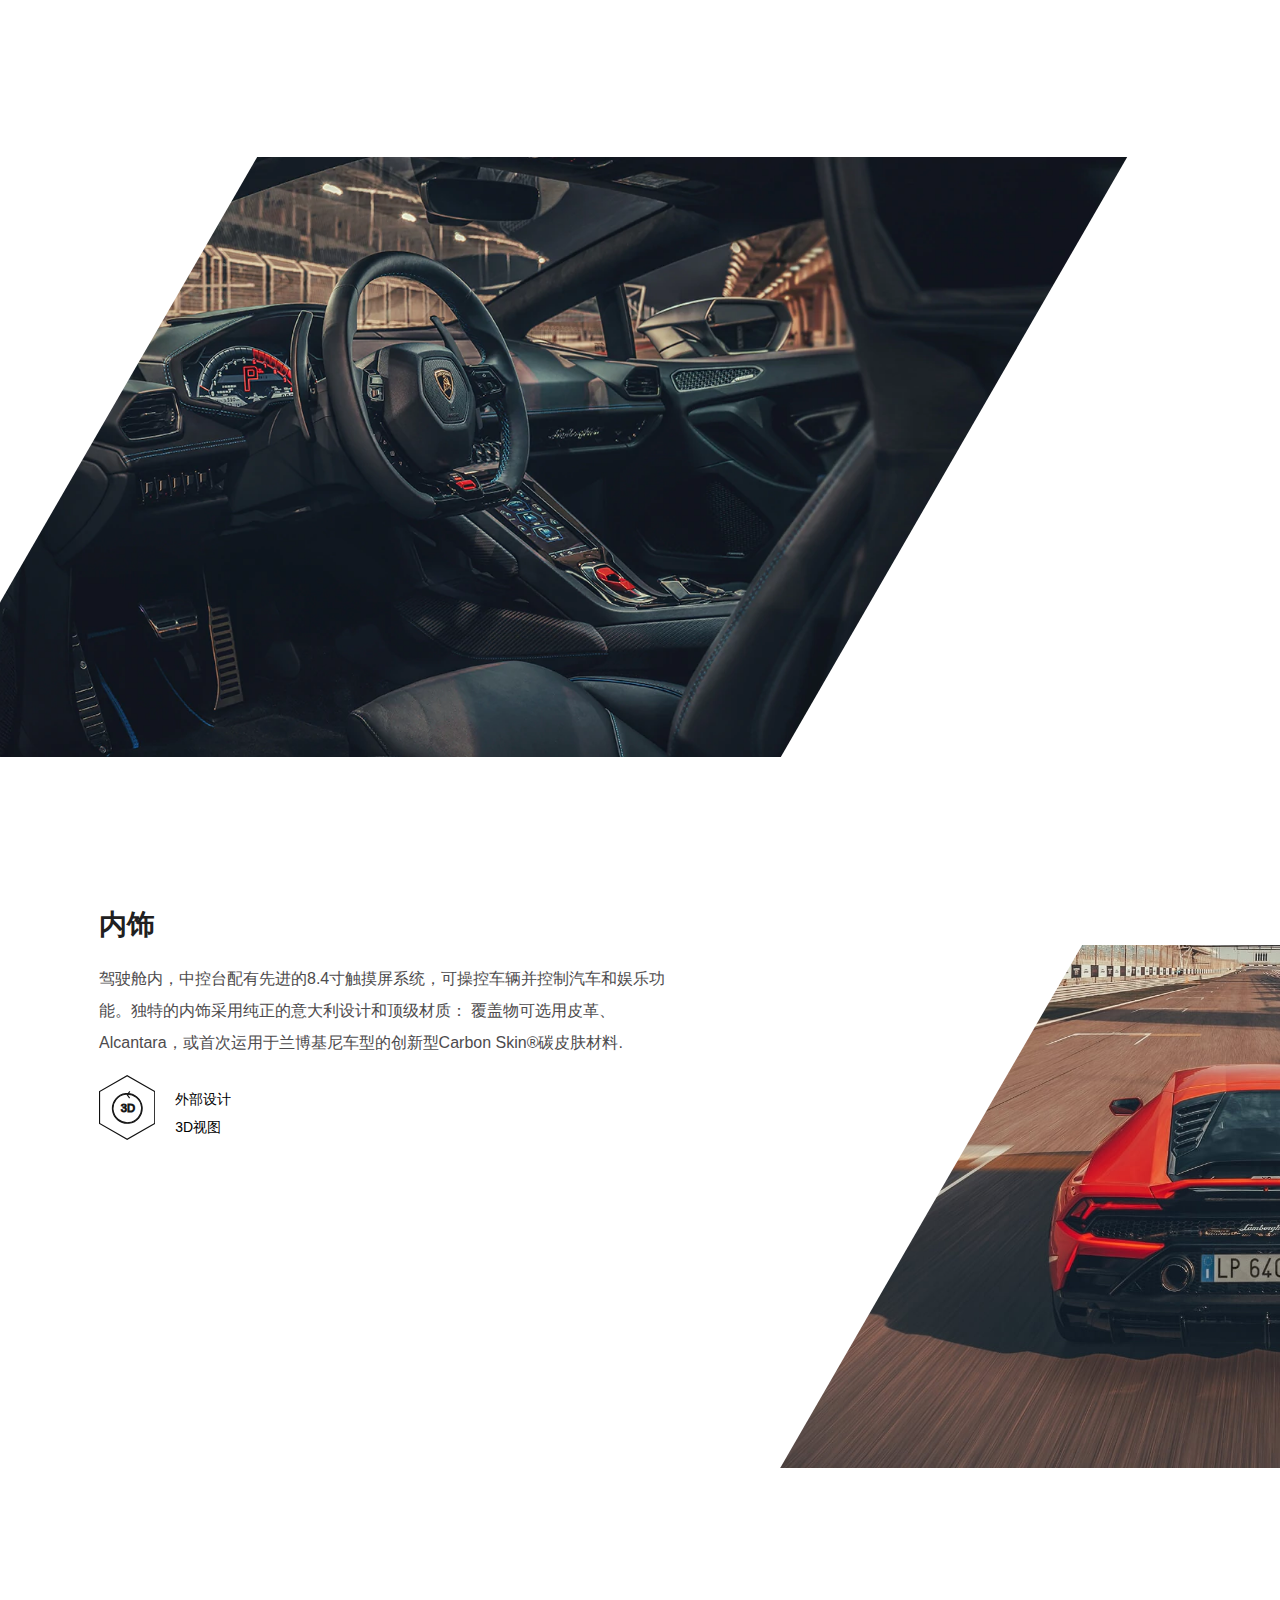
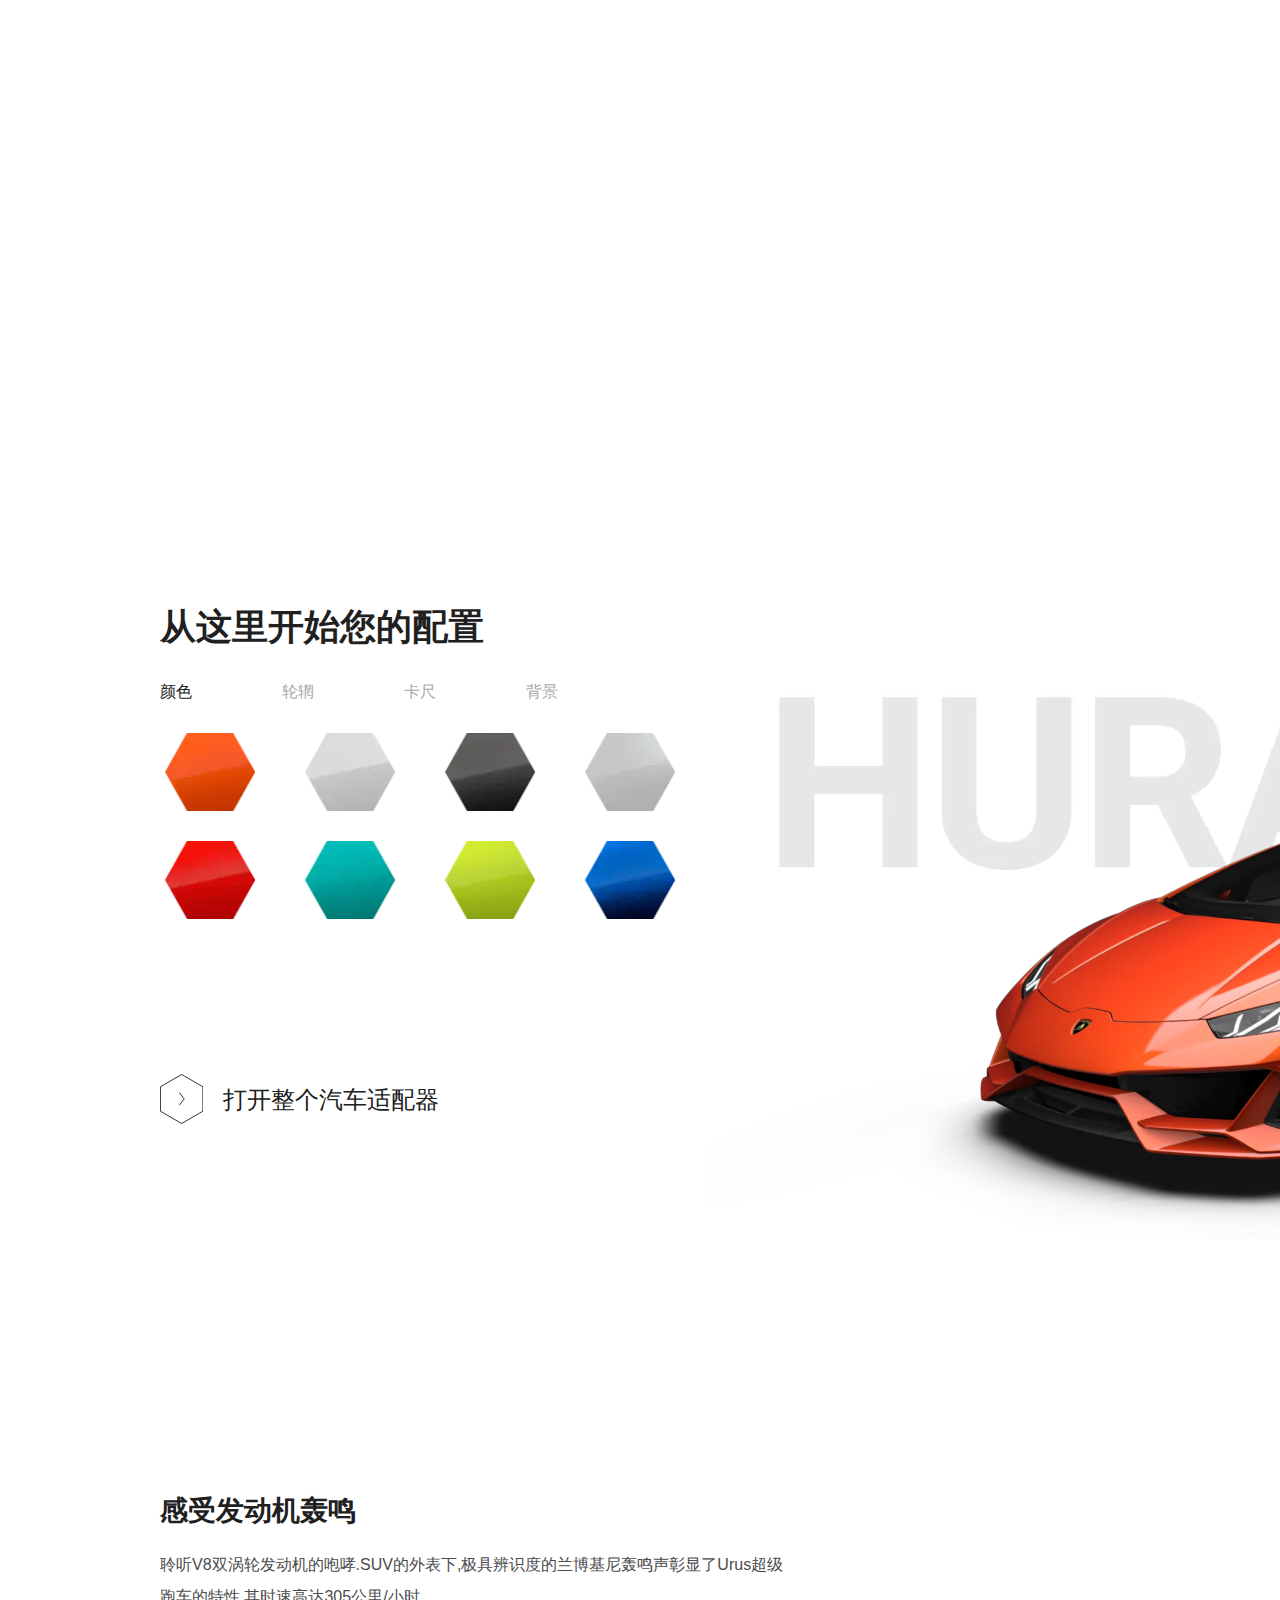
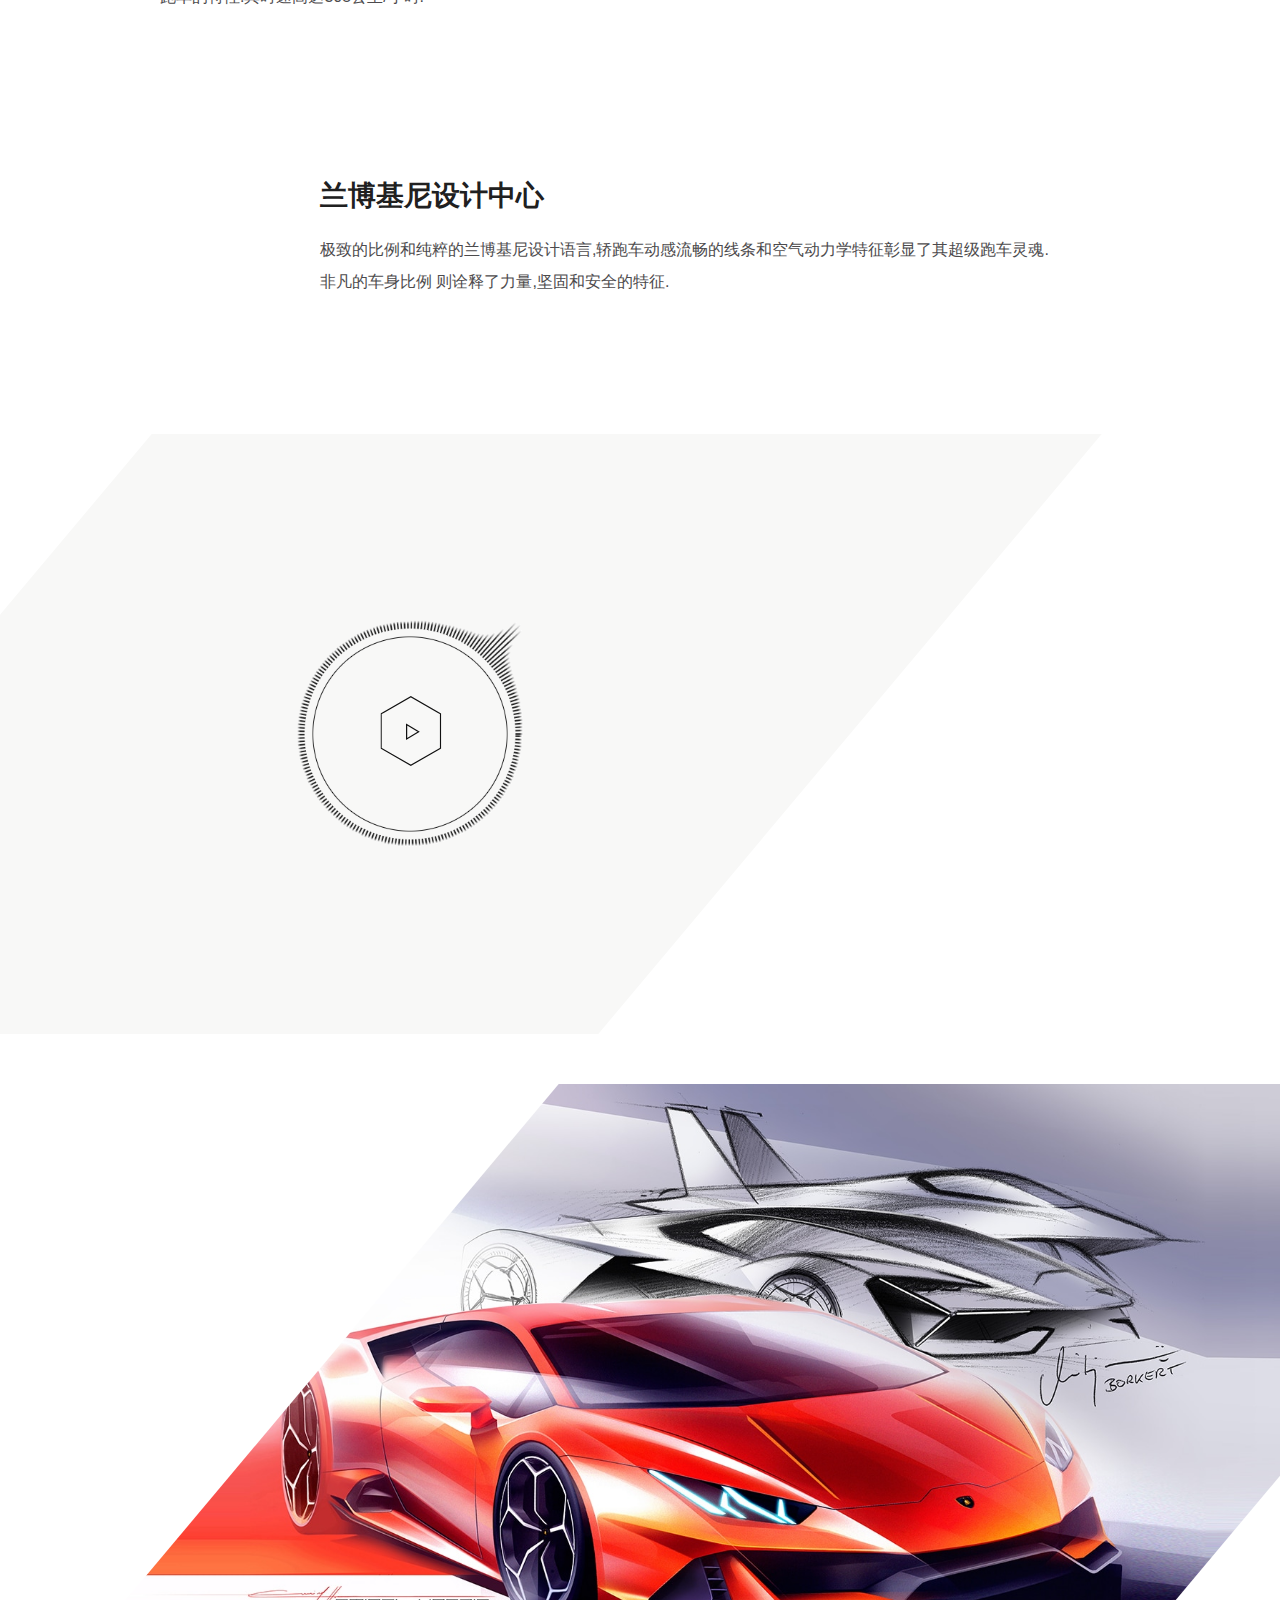
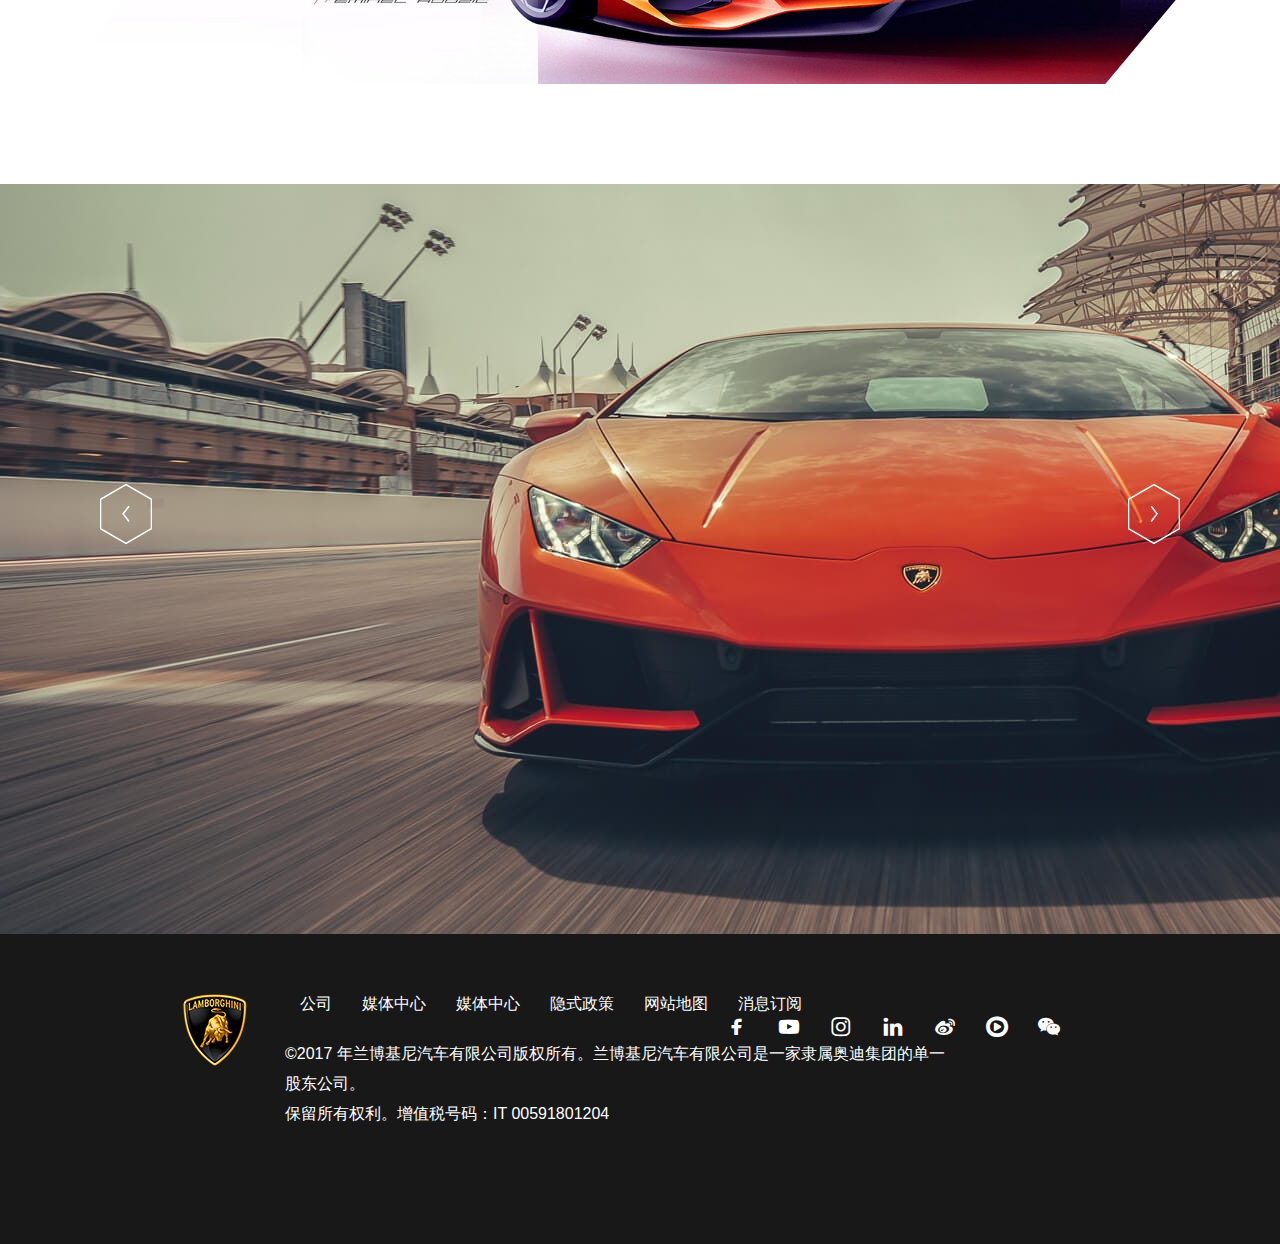
<file: Lamborghini Huracán EVO.html>
<!DOCTYPE html>
<html lang="en">

<head>
    <meta charset="UTF-8">
    <meta name="viewport" content="width=device-width, initial-scale=1.0">
    <title> Lamborghini Huracán EVO | Lamborghini.com</title>
    <link rel="shortcut icon" href="favicon.ico" />
    <link rel="stylesheet" href="./iconfont/iconfont.css">
    <link rel="stylesheet" href="./css/style.css">
    <link rel="stylesheet" href="./css/Lamborghini Huracán EVO.css">
    <script src="./js/animate.js"></script>
    <script src="./lib/jquery-3.4.1.min.js"></script>
</head>

<body>
    <!-- 1.顶部导航栏 -->
    <nav>
        <!-- 1.1顶部导航栏左侧 -->
        <div class="nav-left">
            <ul class="nav-left-menu">
                <li class="car">车型
                    <span class="car-bottom"></span>
                </li>
                <li class="service">车主服务
                    <span class="car-bottom"></span>
                </li>
                <li class="match">赛车运动
                    <span class="car-bottom"></span>
                </li>
            </ul>
            <!-- 1.1.1车型一级下拉列表 -->
            <ul class="car-menu">
                <li class="car-menu-one">AVENTADOR</li>
                <li class="car-menu-two">HURACAN</li>
                <li class="car-menu-three">URUS</li>
                <li class="car-menu-four">限量系类</li>
                <li class="car-menu-five">概念车</li>
            </ul>
            <div class="nav-two">
                <!-- 1.1.1.1车型二级下拉列表1 -->
                <ul class="car-menu-first">
                    <li class="car-menu-first-one"> AVENTADOR S</li>
                    <li class="car-menu-first-two"> AVENTADOR S ROADSTER</li>
                    <li class="car-menu-first-three"> AVENTADOR SVJ</li>
                    <li class="car-menu-first-four"> AVENTADOR SVJ ROADSTER</li>
                </ul>
                <!-- 1.1.1.2车型二级下拉列表2 -->
                <ul class="car-menu-second">
                    <li class="car-menu-second-one"> HURACAN EVO</li>
                    <li class="car-menu-second-two"> HURACAN EVO SPYDER</li>
                    <li class="car-menu-second-three"> HURACAN EVO RWD</li>
                </ul>
                <!-- 1.1.1.2车型二级下拉列表3 -->
                <ul class="car-menu-third">
                    <li>SIAN FKP 37</li>
                    <li>CENTENARIO ROADSTER</li>
                    <li>CENTENARIO</li>
                </ul>
                <!-- 1.1.1.2车型二级下拉列表4 -->
                <ul class="car-menu-fourth">
                    <li>TERZO MILLENNIO</li>
                    <li> ASTERION</li>
                    <li> ESTOQUE</li>
                </ul>
            </div>
            <!-- 1.1.2车型三级下拉列表 -->
            <div class="car-parameter">
                <div class="nav-third nav-third-one">
                    <div class="nav-third-car">
                        <!-- 图片 -->
                        <img src="./img/HQ-Aventador-S.webp" alt="">
                        <!-- 汽车参数 -->

                        <div class="nav-third-one-top">
                            <div class="hexagon">
                                <svg xmlns="http://www.w3.org/2000/svg" viewBox="0 0 50.464 58.271" class="exagon">
                                    <g stroke-width="1.5" transform="translate(-1624 -187.923)">
                                        <path class="background exagon"
                                            d="M50.464 43.992L25.732 58.271 1 43.992V15.434L25.732 1.155l24.732 14.279z"
                                            transform="translate(1623.5 187.345)"></path>
                                        <path class="foreground right" d="M0 0l7.432 5.674L14.864 0"
                                            transform="rotate(-90 935.432 -711.068)">
                                        </path>
                                    </g>
                                </svg>
                            </div>
                            <span>创建您的AVENTADOR</span>
                            <p>从这里开始您的配置</p>
                        </div>
                        <div class="nav-third-one-center"></div>
                        <div class="nav-third-one-bottom-right">
                            <span>0-100 KM/H</span>
                            <p>2,9s</p>
                        </div>
                        <div class="nav-third-one-bottom-bottom">
                            <span>最高速度</span>
                            <p>350KM/H</p>
                        </div>
                        <div class="nav-third-one-bottom-left-bottom">
                            <span>最大功率（CV）/最大功率（KW）</span>
                            <p>740CV/550KW</p>
                        </div>
                        <div class="nav-third-one-bottom-left">
                            <div class="hexagon">
                                <svg xmlns="http://www.w3.org/2000/svg" viewBox="0 0 50.464 58.271" class="exagon">
                                    <g stroke-width="1.5" transform="translate(-1624 -187.923)">
                                        <path class="background exagon"
                                            d="M50.464 43.992L25.732 58.271 1 43.992V15.434L25.732 1.155l24.732 14.279z"
                                            transform="translate(1623.5 187.345)"></path>
                                        <path class="foreground right" d="M0 0l7.432 5.674L14.864 0"
                                            transform="rotate(-90 935.432 -711.068)">
                                        </path>
                                    </g>
                                </svg>
                            </div>
                            <span> AVENTADOR S</span>
                            <p>车型信息</p>
                        </div>
                    </div>
                </div>
                <div class="nav-third nav-third-two">
                    <div class="nav-third-car">
                        <!-- 图片 -->
                        <img src="./img/HQ-Aventador-S-Roadster.webp" alt="">
                        <!-- 汽车参数 -->

                        <div class="nav-third-one-top">
                            <div class="hexagon">
                                <svg xmlns="http://www.w3.org/2000/svg" viewBox="0 0 50.464 58.271" class="exagon">
                                    <g stroke-width="1.5" transform="translate(-1624 -187.923)">
                                        <path class="background exagon"
                                            d="M50.464 43.992L25.732 58.271 1 43.992V15.434L25.732 1.155l24.732 14.279z"
                                            transform="translate(1623.5 187.345)"></path>
                                        <path class="foreground right" d="M0 0l7.432 5.674L14.864 0"
                                            transform="rotate(-90 935.432 -711.068)">
                                        </path>
                                    </g>
                                </svg>
                            </div>
                            <span>创建您的AVENTADOR</span>
                            <p>从这里开始您的配置</p>
                        </div>
                        <div class="nav-third-one-center"></div>
                        <div class="nav-third-one-bottom-right">
                            <span>0-100 KM/H</span>
                            <p>2,9s</p>
                        </div>
                        <div class="nav-third-one-bottom-bottom">
                            <span>最高速度</span>
                            <p>350KM/H</p>
                        </div>
                        <div class="nav-third-one-bottom-left-bottom">
                            <span>最大功率（CV）/最大功率（KW）</span>
                            <p>740CV/550KW</p>
                        </div>
                        <div class="nav-third-one-bottom-left">
                            <div class="hexagon">
                                <svg xmlns="http://www.w3.org/2000/svg" viewBox="0 0 50.464 58.271" class="exagon">
                                    <g stroke-width="1.5" transform="translate(-1624 -187.923)">
                                        <path class="background exagon"
                                            d="M50.464 43.992L25.732 58.271 1 43.992V15.434L25.732 1.155l24.732 14.279z"
                                            transform="translate(1623.5 187.345)"></path>
                                        <path class="foreground right" d="M0 0l7.432 5.674L14.864 0"
                                            transform="rotate(-90 935.432 -711.068)">
                                        </path>
                                    </g>
                                </svg>
                            </div>
                            <span> AVENTADOR S</span>
                            <p>车型信息</p>
                        </div>
                    </div>
                </div>
                <div class="nav-third nav-third-three">
                    <div class="nav-third-car">
                        <!-- 图片 -->
                        <img src="./img/HQ-Aventador-SVJ.png" alt="">
                        <!-- 汽车参数 -->

                        <div class="nav-third-one-top">
                            <div class="hexagon">
                                <svg xmlns="http://www.w3.org/2000/svg" viewBox="0 0 50.464 58.271" class="exagon">
                                    <g stroke-width="1.5" transform="translate(-1624 -187.923)">
                                        <path class="background exagon"
                                            d="M50.464 43.992L25.732 58.271 1 43.992V15.434L25.732 1.155l24.732 14.279z"
                                            transform="translate(1623.5 187.345)"></path>
                                        <path class="foreground right" d="M0 0l7.432 5.674L14.864 0"
                                            transform="rotate(-90 935.432 -711.068)">
                                        </path>
                                    </g>
                                </svg>
                            </div>
                            <span>创建您的AVENTADOR</span>
                            <p>从这里开始您的配置</p>
                        </div>
                        <div class="nav-third-one-center"></div>
                        <div class="nav-third-one-bottom-right">
                            <span>0-100 KM/H</span>
                            <p>2,9s</p>
                        </div>
                        <div class="nav-third-one-bottom-bottom">
                            <span>最高速度</span>
                            <p>350KM/H</p>
                        </div>
                        <div class="nav-third-one-bottom-left-bottom">
                            <span>最大功率（CV）/最大功率（KW）</span>
                            <p>740CV/550KW</p>
                        </div>
                        <div class="nav-third-one-bottom-left">
                            <div class="hexagon">
                                <svg xmlns="http://www.w3.org/2000/svg" viewBox="0 0 50.464 58.271" class="exagon">
                                    <g stroke-width="1.5" transform="translate(-1624 -187.923)">
                                        <path class="background exagon"
                                            d="M50.464 43.992L25.732 58.271 1 43.992V15.434L25.732 1.155l24.732 14.279z"
                                            transform="translate(1623.5 187.345)"></path>
                                        <path class="foreground right" d="M0 0l7.432 5.674L14.864 0"
                                            transform="rotate(-90 935.432 -711.068)">
                                        </path>
                                    </g>
                                </svg>
                            </div>
                            <span> AVENTADOR S</span>
                            <p>车型信息</p>
                        </div>
                    </div>
                </div>
                <div class="nav-third nav-third-four">
                    <div class="nav-third-car">
                        <!-- 图片 -->
                        <img src="./img/HQ-Aventador-SVJ-Roadster.png" alt="">
                        <!-- 汽车参数 -->

                        <div class="nav-third-one-top">
                            <div class="hexagon">
                                <svg xmlns="http://www.w3.org/2000/svg" viewBox="0 0 50.464 58.271" class="exagon">
                                    <g stroke-width="1.5" transform="translate(-1624 -187.923)">
                                        <path class="background exagon"
                                            d="M50.464 43.992L25.732 58.271 1 43.992V15.434L25.732 1.155l24.732 14.279z"
                                            transform="translate(1623.5 187.345)"></path>
                                        <path class="foreground right" d="M0 0l7.432 5.674L14.864 0"
                                            transform="rotate(-90 935.432 -711.068)">
                                        </path>
                                    </g>
                                </svg>
                            </div>
                            <span>创建您的AVENTADOR</span>
                            <p>从这里开始您的配置</p>
                        </div>
                        <div class="nav-third-one-center"></div>
                        <div class="nav-third-one-bottom-right">
                            <span>0-100 KM/H</span>
                            <p>2,9s</p>
                        </div>
                        <div class="nav-third-one-bottom-bottom">
                            <span>最高速度</span>
                            <p>350KM/H</p>
                        </div>
                        <div class="nav-third-one-bottom-left-bottom">
                            <span>最大功率（CV）/最大功率（KW）</span>
                            <p>740CV/550KW</p>
                        </div>
                        <div class="nav-third-one-bottom-left">
                            <div class="hexagon">
                                <svg xmlns="http://www.w3.org/2000/svg" viewBox="0 0 50.464 58.271" class="exagon">
                                    <g stroke-width="1.5" transform="translate(-1624 -187.923)">
                                        <path class="background exagon"
                                            d="M50.464 43.992L25.732 58.271 1 43.992V15.434L25.732 1.155l24.732 14.279z"
                                            transform="translate(1623.5 187.345)"></path>
                                        <path class="foreground right" d="M0 0l7.432 5.674L14.864 0"
                                            transform="rotate(-90 935.432 -711.068)">
                                        </path>
                                    </g>
                                </svg>
                            </div>
                            <span> AVENTADOR S</span>
                            <p>车型信息</p>
                        </div>
                    </div>
                </div>
                <!-- 一级菜单栏第二个三级菜单栏 -->
                <div class="nav-third nav-third-five">
                    <div class="nav-third-car">
                        <!-- 图片 -->
                        <img src="./img/evo.webp" alt="">
                        <!-- 汽车参数 -->
                        <div class="nav-third-one-top">
                            <div class="hexagon">
                                <svg xmlns="http://www.w3.org/2000/svg" viewBox="0 0 50.464 58.271" class="exagon">
                                    <g stroke-width="1.5" transform="translate(-1624 -187.923)">
                                        <path class="background exagon"
                                            d="M50.464 43.992L25.732 58.271 1 43.992V15.434L25.732 1.155l24.732 14.279z"
                                            transform="translate(1623.5 187.345)"></path>
                                        <path class="foreground right" d="M0 0l7.432 5.674L14.864 0"
                                            transform="rotate(-90 935.432 -711.068)">
                                        </path>
                                    </g>
                                </svg>
                            </div>
                            <span>创建您的AVENTADOR</span>
                            <p>从这里开始您的配置</p>
                        </div>
                        <div class="nav-third-one-center"></div>
                        <div class="nav-third-one-bottom-right">
                            <span>0-100 KM/H</span>
                            <p>2,9s</p>
                        </div>
                        <div class="nav-third-one-bottom-bottom">
                            <span>最高速度</span>
                            <p>350KM/H</p>
                        </div>
                        <div class="nav-third-one-bottom-left-bottom">
                            <span>最大功率（CV）/最大功率（KW）</span>
                            <p>740CV/550KW</p>
                        </div>
                        <div class="nav-third-one-bottom-left">
                            <div class="hexagon">
                                <svg xmlns="http://www.w3.org/2000/svg" viewBox="0 0 50.464 58.271" class="exagon">
                                    <g stroke-width="1.5" transform="translate(-1624 -187.923)">
                                        <path class="background exagon"
                                            d="M50.464 43.992L25.732 58.271 1 43.992V15.434L25.732 1.155l24.732 14.279z"
                                            transform="translate(1623.5 187.345)"></path>
                                        <path class="foreground right" d="M0 0l7.432 5.674L14.864 0"
                                            transform="rotate(-90 935.432 -711.068)">
                                        </path>
                                    </g>
                                </svg>
                            </div>
                            <span> AVENTADOR S</span>
                            <p>车型信息</p>
                        </div>
                    </div>
                </div>
                <div class="nav-third nav-third-six">
                    <div class="nav-third-car">
                        <!-- 图片 -->
                        <img src="./img/HQ-Huracan-EVO-RWD.webp" alt="">
                        <!-- 汽车参数 -->

                        <div class="nav-third-one-top">
                            <div class="hexagon">
                                <svg xmlns="http://www.w3.org/2000/svg" viewBox="0 0 50.464 58.271" class="exagon">
                                    <g stroke-width="1.5" transform="translate(-1624 -187.923)">
                                        <path class="background exagon"
                                            d="M50.464 43.992L25.732 58.271 1 43.992V15.434L25.732 1.155l24.732 14.279z"
                                            transform="translate(1623.5 187.345)"></path>
                                        <path class="foreground right" d="M0 0l7.432 5.674L14.864 0"
                                            transform="rotate(-90 935.432 -711.068)">
                                        </path>
                                    </g>
                                </svg>
                            </div>
                            <span>创建您的AVENTADOR</span>
                            <p>从这里开始您的配置</p>
                        </div>
                        <div class="nav-third-one-center"></div>
                        <div class="nav-third-one-bottom-right">
                            <span>0-100 KM/H</span>
                            <p>2,9s</p>
                        </div>
                        <div class="nav-third-one-bottom-bottom">
                            <span>最高速度</span>
                            <p>350KM/H</p>
                        </div>
                        <div class="nav-third-one-bottom-left-bottom">
                            <span>最大功率（CV）/最大功率（KW）</span>
                            <p>740CV/550KW</p>
                        </div>
                        <div class="nav-third-one-bottom-left">
                            <div class="hexagon">
                                <svg xmlns="http://www.w3.org/2000/svg" viewBox="0 0 50.464 58.271" class="exagon">
                                    <g stroke-width="1.5" transform="translate(-1624 -187.923)">
                                        <path class="background exagon"
                                            d="M50.464 43.992L25.732 58.271 1 43.992V15.434L25.732 1.155l24.732 14.279z"
                                            transform="translate(1623.5 187.345)"></path>
                                        <path class="foreground right" d="M0 0l7.432 5.674L14.864 0"
                                            transform="rotate(-90 935.432 -711.068)">
                                        </path>
                                    </g>
                                </svg>
                            </div>
                            <span> AVENTADOR S</span>
                            <p>车型信息</p>
                        </div>
                    </div>
                </div>
                <div class="nav-third nav-third-seven">
                    <div class="nav-third-car">
                        <!-- 图片 -->
                        <img src="./img/HQ-Huracan-EVO-Spyder.webp" alt="">
                        <!-- 汽车参数 -->

                        <div class="nav-third-one-top">
                            <div class="hexagon">
                                <svg xmlns="http://www.w3.org/2000/svg" viewBox="0 0 50.464 58.271" class="exagon">
                                    <g stroke-width="1.5" transform="translate(-1624 -187.923)">
                                        <path class="background exagon"
                                            d="M50.464 43.992L25.732 58.271 1 43.992V15.434L25.732 1.155l24.732 14.279z"
                                            transform="translate(1623.5 187.345)"></path>
                                        <path class="foreground right" d="M0 0l7.432 5.674L14.864 0"
                                            transform="rotate(-90 935.432 -711.068)">
                                        </path>
                                    </g>
                                </svg>
                            </div>
                            <span>创建您的AVENTADOR</span>
                            <p>从这里开始您的配置</p>
                        </div>
                        <div class="nav-third-one-center"></div>
                        <div class="nav-third-one-bottom-right">
                            <span>0-100 KM/H</span>
                            <p>2,9s</p>
                        </div>
                        <div class="nav-third-one-bottom-bottom">
                            <span>最高速度</span>
                            <p>350KM/H</p>
                        </div>
                        <div class="nav-third-one-bottom-left-bottom">
                            <span>最大功率（CV）/最大功率（KW）</span>
                            <p>740CV/550KW</p>
                        </div>
                        <div class="nav-third-one-bottom-left">
                            <div class="hexagon">
                                <svg xmlns="http://www.w3.org/2000/svg" viewBox="0 0 50.464 58.271" class="exagon">
                                    <g stroke-width="1.5" transform="translate(-1624 -187.923)">
                                        <path class="background exagon"
                                            d="M50.464 43.992L25.732 58.271 1 43.992V15.434L25.732 1.155l24.732 14.279z"
                                            transform="translate(1623.5 187.345)"></path>
                                        <path class="foreground right" d="M0 0l7.432 5.674L14.864 0"
                                            transform="rotate(-90 935.432 -711.068)">
                                        </path>
                                    </g>
                                </svg>
                            </div>
                            <span> AVENTADOR S</span>
                            <p>车型信息</p>
                        </div>
                    </div>
                </div>
                <!-- 一级菜单栏第三个三级菜单栏 -->
                <div class="nav-third nav-third-eight">
                    <div class="nav-third-car">
                        <!-- 图片 -->
                        <img src="./img/HQ Urus.webp" alt="">
                        <!-- 汽车参数 -->

                        <div class="nav-third-one-top">
                            <div class="hexagon">
                                <svg xmlns="http://www.w3.org/2000/svg" viewBox="0 0 50.464 58.271" class="exagon">
                                    <g stroke-width="1.5" transform="translate(-1624 -187.923)">
                                        <path class="background exagon"
                                            d="M50.464 43.992L25.732 58.271 1 43.992V15.434L25.732 1.155l24.732 14.279z"
                                            transform="translate(1623.5 187.345)"></path>
                                        <path class="foreground right" d="M0 0l7.432 5.674L14.864 0"
                                            transform="rotate(-90 935.432 -711.068)">
                                        </path>
                                    </g>
                                </svg>
                            </div>
                            <span>创建您的AVENTADOR</span>
                            <p>从这里开始您的配置</p>
                        </div>
                        <div class="nav-third-one-center"></div>
                        <div class="nav-third-one-bottom-right">
                            <span>0-100 KM/H</span>
                            <p>2,9s</p>
                        </div>
                        <div class="nav-third-one-bottom-bottom">
                            <span>最高速度</span>
                            <p>350KM/H</p>
                        </div>
                        <div class="nav-third-one-bottom-left-bottom">
                            <span>最大功率（CV）/最大功率（KW）</span>
                            <p>740CV/550KW</p>
                        </div>
                        <div class="nav-third-one-bottom-left">
                            <div class="hexagon">
                                <svg xmlns="http://www.w3.org/2000/svg" viewBox="0 0 50.464 58.271" class="exagon">
                                    <g stroke-width="1.5" transform="translate(-1624 -187.923)">
                                        <path class="background exagon"
                                            d="M50.464 43.992L25.732 58.271 1 43.992V15.434L25.732 1.155l24.732 14.279z"
                                            transform="translate(1623.5 187.345)"></path>
                                        <path class="foreground right" d="M0 0l7.432 5.674L14.864 0"
                                            transform="rotate(-90 935.432 -711.068)">
                                        </path>
                                    </g>
                                </svg>
                            </div>
                            <span> AVENTADOR S</span>
                            <p>车型信息</p>
                        </div>
                    </div>
                </div>
            </div>
            <!-- 1.1.3车主服务一级下拉列表 -->
            <ul class="service-menu">
                <li class="service-menu-one">FINANCIAL SERVICES</li>
                <li class="service-menu-two">AD PERSONAM</li>
                <li class="service-menu-three">原装辅件</li>
                <li class="service-menu-four">零配件</li>
                <li class="service-menu-five">协助与维护</li>
                <li class="service-menu-six">二手车</li>
                <li class="service-menu-seven">经典</li>
            </ul>

        </div>
        <!-- 1.2右侧顶部导航栏 -->
        <div class="nav-right">
            <!-- 1.2.1右侧顶部导航栏跳转链接 -->
            <div class="nav-right-left">
                <a href="">查找一个经销商
                    <span class="car-bottom"></span>
                </a>
                <a href="">博物馆
                    <span class="car-bottom"></span>
                </a>
                <a href="">商店
                    <span class="car-bottom"></span>
                </a>
            </div>
            <!-- 1.2.2右侧顶部导航栏功能 -->
            <div class="nav-right-right">
                <ul class=" iconfont icon-shezhi setUp">

                </ul>
                <ul class=" iconfont icon-duihuakuang2 chat">

                </ul>
                <ul class=" iconfont icon-sousuo search">

                </ul>
                <ul class=" iconfont icon-icon- list">

                </ul>
            </div>
        </div>
    </nav>
    <!-- 第二部分 urus概要 -->
    <div class="outline">
        <h6>主页 / 车型 / HURACAN EVO</h6>
        <h3>HURACAN EVO</h3>
        <h1>为每日增添精彩</h1>
        <ul>
            <li>最大功率（CV）/最大功率（KW）
                <p>640CV/470KW</p>
            </li>
            <li>最高速度
                <p>>325km/h</p>
            </li>
            <li>0-100km/h
                <p>2.9s</p>
            </li>
            <li>
                <svg xmlns="http://www.w3.org/2000/svg" viewBox="0 0 50.464 58.271" class="exagon">
                    <g stroke-width="1.5" transform="translate(-1624 -187.923)">
                        <path class="background exagon"
                            d="M50.464 43.992L25.732 58.271 1 43.992V15.434L25.732 1.155l24.732 14.279z"
                            transform="translate(1623.5 187.345)"></path>
                        <path class="foreground right" d="M0 0l7.432 5.674L14.864 0"
                            transform="rotate(-90 935.432 -711.068)">
                        </path>
                    </g>
                </svg>
                配置
                <p>创建您的HURACAN EVO</p>
            </li>
        </ul>
    </div>
    <!-- 第三部分 urus详情 -->
    <main>
        <div class="main-img-one-left">
            <img src="./img/EVO/3_RP---Huracan-Evo-88.webp" alt="">
        </div>
        <div class="main-img-one-right">
            <h1>概览</h1>
            <p>Huracán EVO由兰博基尼最成功的V10车型进化而来。
                它是对于现有特性和性能进行改进和整合的成果，在性能
                和设计方面提供了新的解决方案。它的独特之处在于能够
                预测驾驶员意图并作出相应反馈。
            </p>
        </div>
        <div class="main-img-two-right">
            <img src="./img/EVO/3-3.webp" alt="">
        </div>

        <div class="main-img-two-left">
            <h1>外观</h1>
            <p>Huracán EVO的设计引入了精妙的空气动力学解决方案，同时沿袭了兰博基尼标志性的设计元素。
                前保险杠采用了一贯明朗的“Y”字型风格，发动机罩线条灵感来自Countach车型系列，进气口则
                让人联想到 Murciélago，中央位置的高排气口受到兰博基尼家族中性能表现最为强劲的部分车
                型地启发。车型还采用了全新Aesir 20寸轮毂，外观采用全新 Ad Personam 个性化定制配色。
            </p>
            <svg xmlns="http://www.w3.org/2000/svg" viewBox="0 0 50.464 58.271" class="exagon circulcar-3d">
                <g stroke-width="1" transform="translate(-1624 -187.923)">
                    <path class="background exagon"
                        d="M50.464 43.992L25.732 58.271 1 43.992V15.434L25.732 1.155l24.732 14.279z"
                        transform="translate(1623.5 187.345)"></path>
                    <g class="foreground circular-3d" transform="translate(-66 1)"><text
                            transform="translate(1709.5 220.5)">
                            <tspan x="0" y="0">3D</tspan>
                        </text>
                        <g transform="translate(1595.5 -1629.7)">
                            <g class="cls-3" transform="translate(108 1861.25) rotate(264)">
                                <ellipse cx="13.338" cy="13.338" class="cls-4" rx="13.338" ry="13.338"></ellipse>
                                <ellipse cx="13.338" cy="13.338" class="cls-5" rx="12.838" ry="12.838"></ellipse>
                            </g>
                            <path d="M0 0l3.043 2.323L6.086 0" transform="rotate(92 -823.135 974.633)"></path>
                        </g>
                    </g>
                </g>
            </svg>
            <h6>外部设计 3D视图</h6>
        </div>
        <div class="main-img-three-left">
            <img src="./img/EVO/RP---Huracan-Evo-42.webp" alt="">
        </div>
        <div class="main-img-three-right">
            <img src="./img/EVO/COVER1080.jpg" alt="">
        </div>
        <div class="main-img-four-left">
            <img src="./img/EVO/RP---Huracan-Evo-643_2.webp" alt="">
        </div>
        <div class="main-img-four-right">
            <h1>内饰</h1>
            <p>驾驶舱内，中控台配有先进的8.4寸触摸屏系统，可操控车辆并控制汽车和娱乐功能。独特的内饰采用纯正的意大利设计和顶级材质：
                覆盖物可选用皮革、Alcantara，或首次运用于兰博基尼车型的创新型Carbon Skin®碳皮肤材料.
            </p>
            <svg xmlns="http://www.w3.org/2000/svg" viewBox="0 0 50.464 58.271" class="exagon circulcar-3d">
                <g stroke-width="1" transform="translate(-1624 -187.923)">
                    <path class="background exagon"
                        d="M50.464 43.992L25.732 58.271 1 43.992V15.434L25.732 1.155l24.732 14.279z"
                        transform="translate(1623.5 187.345)"></path>
                    <g class="foreground circular-3d" transform="translate(-66 1)"><text
                            transform="translate(1709.5 220.5)">
                            <tspan x="0" y="0">3D</tspan>
                        </text>
                        <g transform="translate(1595.5 -1629.7)">
                            <g class="cls-3" transform="translate(108 1861.25) rotate(264)">
                                <ellipse cx="13.338" cy="13.338" class="cls-4" rx="13.338" ry="13.338"></ellipse>
                                <ellipse cx="13.338" cy="13.338" class="cls-5" rx="12.838" ry="12.838"></ellipse>
                            </g>
                            <path d="M0 0l3.043 2.323L6.086 0" transform="rotate(92 -823.135 974.633)"></path>
                        </g>
                    </g>
                </g>
            </svg>
            <h6>外部设计 3D视图</h6>
        </div>
    </main>
    <!-- 第四部分    汽车配置 -->
    <div class="configure">
        <div class="configure-left">
            <h2>从这里开始您的配置</h2>
            <ul class="configure-menu">
                <li>颜色</li>
                <li>轮辋</li>
                <li>卡尺</li>
                <li>背景</li>
            </ul>
            <ul class="configure-color">
                <li> <img src="./img/color/Arancio_Xanto (1).webp" alt=""></li>
                <li> <img src="./img/color/Bianco_Monocerus.webp" alt=""></li>
                <li> <img src="./img/color/Grigio_Lynx.webp" alt=""></li>
                <li> <img src="./img/color/Bianco_Icarus.webp" alt=""></li>
                <li> <img src="./img/color/Rosso_Mars.webp" alt=""></li>
                <li> <img src="./img/color/Arancio_Xanto.webp" alt=""></li>
                <li> <img src="./img/color/Verde_Scandal.webp" alt=""></li>
                <li> <img src="./img/color/Blu_Eleos.webp" alt=""></li>
            </ul>
            <a href="">
                <svg xmlns="http://www.w3.org/2000/svg" viewBox="0 0 50.464 58.271" class="exagon">
                    <g stroke-width="1" transform="translate(-1624 -187.923)">
                        <path class="background exagon"
                            d="M50.464 43.992L25.732 58.271 1 43.992V15.434L25.732 1.155l24.732 14.279z"
                            transform="translate(1623.5 187.345)"></path>
                        <path class="foreground right" d="M0 0l7.432 5.674L14.864 0"
                            transform="rotate(-90 935.432 -711.068)"></path>
                    </g>
                </svg>
                <span> 打开整个汽车适配器</span>
            </a>
        </div>
        <div class="configure-right">
            <ul>
                <li> <img src="./img/EVO/Huracan_Evo_cc-arancio_xanto-Giano-20-Silver-black_caliper-sceneplate_env.webp"
                        alt=""></li>
                <li> <img src="./img/EVO/Huracan_Evo_cc-bianco_icarus-Giano-20-Silver-black_caliper-sceneplate_env.webp"
                        alt=""></li>
                <li> <img src="./img/EVO/Huracan_Evo_cc-grigio_lynx-Giano-20-Silver-black_caliper-sceneplate_env.webp"
                        alt=""></li>
                <li> <img src="./img/EVO/Huracan_Evo_cc-grigio_artis-Giano-20-Silver-black_caliper-sceneplate_env.webp"
                        alt=""></li>
                <li> <img src="./img/EVO/Huracan_Evo_cc-rosso_mars-Giano-20-Silver-black_caliper-sceneplate_env.png"
                        alt=""></li>
                <li> <img src="./img/EVO/Huracan_Evo_cc-blu_glauco-Giano-20-Silver-black_caliper-sceneplate_env.webp"
                        alt=""></li>
                <li> <img src="./img/EVO/Huracan_Evo_cc-verde_scandal-Giano-20-Silver-black_caliper-sceneplate_env.webp"
                        alt=""></li>
                <li> <img src="./img/EVO/Huracan_Evo_cc-blu_lemans-Giano-20-Silver-black_caliper-sceneplate_env.webp"
                        alt=""></li>
            </ul>
        </div>
    </div>
    <!-- 第五部分  技术规格 -->
    <div class="specifications">
        <div class="specifications-one-left">
            <h1>感受发动机轰鸣</h1>
            <p>聆听V8双涡轮发动机的咆哮.SUV的外表下,极具辨识度的兰博基尼轰鸣声彰显了Urus超级跑车的特性.其时速高达305公里/小时.
            </p>
        </div>
        <div class="specifications-one-right">
            <h1>兰博基尼设计中心</h1>
            <p>极致的比例和纯粹的兰博基尼设计语言,轿跑车动感流畅的线条和空气动力学特征彰显了其超级跑车灵魂.非凡的车身比例
                则诠释了力量,坚固和安全的特征.
            </p>
        </div>
        <div class="specifications-two-left">
            <img src="./img/下载 (1).png" alt="">

            <audio src="./video/Sound Urus (2).mp3"></audio>
            <svg xmlns="http://www.w3.org/2000/svg" viewBox="0 0 50.464 58.271" class="exagon pause">
                <g stroke-width="1" transform="translate(-1624 -187.923)">
                    <path class="background exagon"
                        d="M50.464 43.992L25.732 58.271 1 43.992V15.434L25.732 1.155l24.732 14.279z"
                        transform="translate(1623.5 187.345)"></path>
                    <g class="foreground" transform="translate(.5 .5)">
                        <path d="M0 15V0" transform="translate(1644.5 209.5)"></path>
                        <path d="M0 15V0" transform="translate(1653.5 209.5)"></path>
                    </g>
                </g>
            </svg>

            <svg xmlns="http://www.w3.org/2000/svg" viewBox="0 0 50.464 58.271" class="exagon play">
                <g stroke-width="1" transform="translate(-1624 -187.923)">
                    <path class="background exagon"
                        d="M50.464 43.992L25.732 58.271 1 43.992V15.434L25.732 1.155l24.732 14.279z"
                        transform="translate(1623.5 187.345)"></path>
                    <path class="foreground" d="M22.732 24.713, 32.732 30.713, 22.732 36.713Z"
                        transform="translate(1623 186.923)"></path>
                </g>
            </svg>
        </div>
        <div class="specifications-two-right">
            <img src="./img/EVO/EMI-1.jpg" alt="">
        </div>
    </div>
    <!-- 第六部分    底部轮播图 -->
    <div class="slider">
        <ul>
            <li>
                <image src="img/EVO/1.jpg" alt="">
            </li>
            <li>
                <image src="img/EVO/2.webp" alt="">
            </li>
            <li>
                <image src="img/EVO/3.webp" alt="">
            </li>
            <li>
                <image src="img/EVO/4.webp" alt="">
            </li>
            <li>
                <image src="img/EVO/5_2.jpg" alt="">
            </li>
            <li>
                <image src="img/EVO/7.webp" alt="">
            </li>
            <li>
                <image src="img/EVO/8.webp" alt="">
            </li>
        </ul>

        <div class="arrow">
            <svg xmlns="http://www.w3.org/2000/svg" viewBox="0 0 50.464 58.271" class="exagon left">
                <g stroke-width="1.5" transform="translate(-1624 -187.923)">
                    <path class="background exagon"
                        d="M50.464 43.992L25.732 58.271 1 43.992V15.434L25.732 1.155l24.732 14.279z"
                        transform="translate(1623.5 187.345)"></path>
                    <path class="foreground left" d="M0 5.675L7.432 0l7.432 5.675"
                        transform="rotate(-90 935.432 -711.068)"></path>
                </g>
            </svg>
            <svg xmlns="http://www.w3.org/2000/svg" viewBox="0 0 50.464 58.271" class="exagon right">
                <g stroke-width="1.5" transform="translate(-1624 -187.923)">
                    <path class="background exagon"
                        d="M50.464 43.992L25.732 58.271 1 43.992V15.434L25.732 1.155l24.732 14.279z"
                        transform="translate(1623.5 187.345)"></path>
                    <path class="foreground right" d="M0 0l7.432 5.674L14.864 0"
                        transform="rotate(-90 935.432 -711.068)"></path>
                </g>
            </svg>
        </div>
    </div>
    <!-- 第四部分 其他 -->
    <div class="other">
        <img src="./img/logo.webp" alt="">
        <ul class="other-left">
            <li><a href="">公司</a>
                <span class="car-bottom"></li>
            <li><a href="">媒体中心</a>
                <span class="car-bottom"></li>
            <li><a href="">媒体中心</a>
                <span class="car-bottom"></li>
            <li><a href="">隐式政策</a>
                <span class="car-bottom"></li>
            <li><a href="">网站地图</a>
                <span class="car-bottom"></li>
            <li><a href="">消息订阅</a>
                <span class="car-bottom"></li>
        </ul>
        <ul class="other-right">
            <li><a href="" class="iconfont icon-facebook"></a></li>
            <li><a href="" class="iconfont .icon-twitter"></a></li>
            <li><a href="" class="iconfont icon-youtube"></a></li>
            <li><a href="" class="iconfont icon-instagram "></a></li>
            <li><a href="" class="iconfont icon-linkedin"></a></li>
            <li><a href="" class="iconfont icon-weibo"></a></li>
            <li><a href="" class="iconfont icon-youku"></a></li>
            <li><a href="" class="iconfont icon-weixin"></a></li>
        </ul>
        <p>©2017 年兰博基尼汽车有限公司版权所有。兰博基尼汽车有限公司是一家隶属奥迪集团的单一<br>
            股东公司。<br>
            保留所有权利。增值税号码：IT 00591801204</p>
    </div>
    <!-- 第五部分  末尾固定定位-->
    <div class="last">
        本页所有车型的油耗值和排放量 -联合循环中的油耗:21,8-13,51/100km;联合循环中的CO₂ 排放:518g/km-316g/km(WLTP)
    </div>
    <script src="./js/Urus  Lamborghini.com.js"></script>
</body>

</html>
</file>
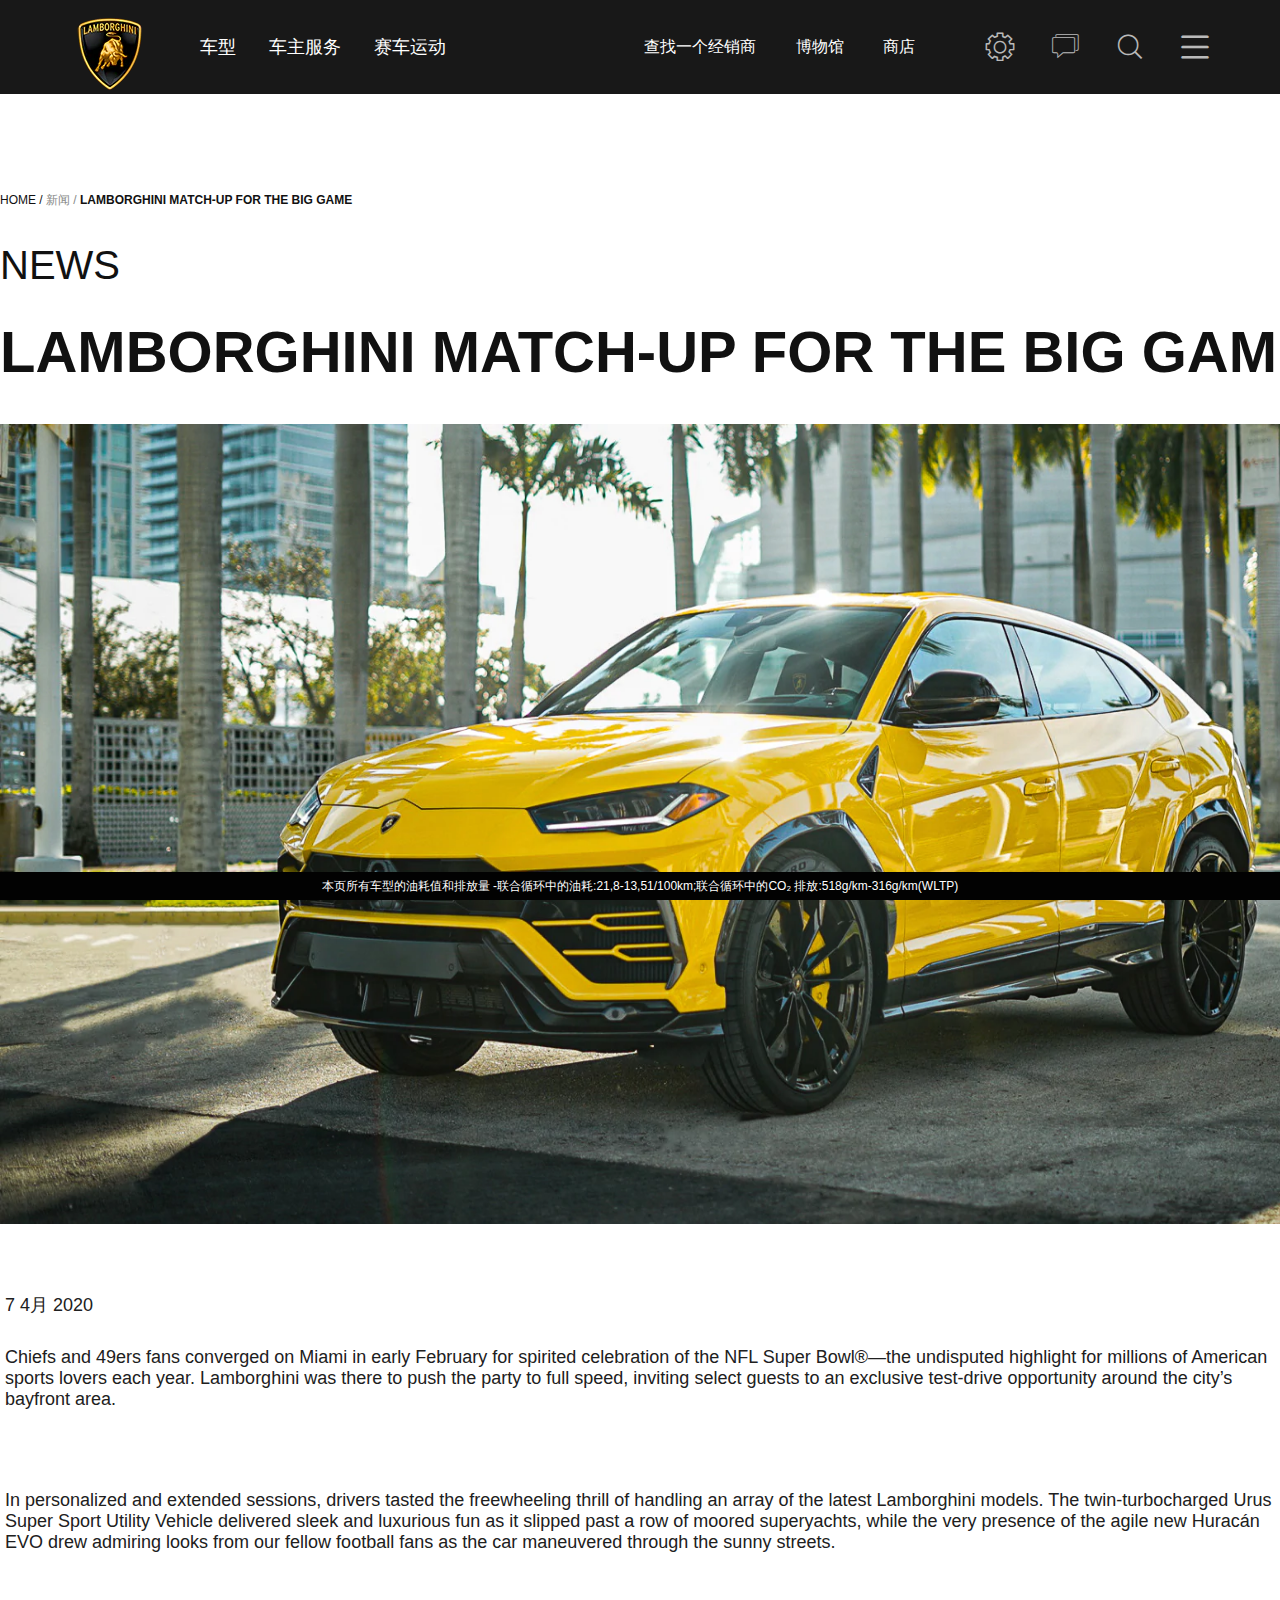
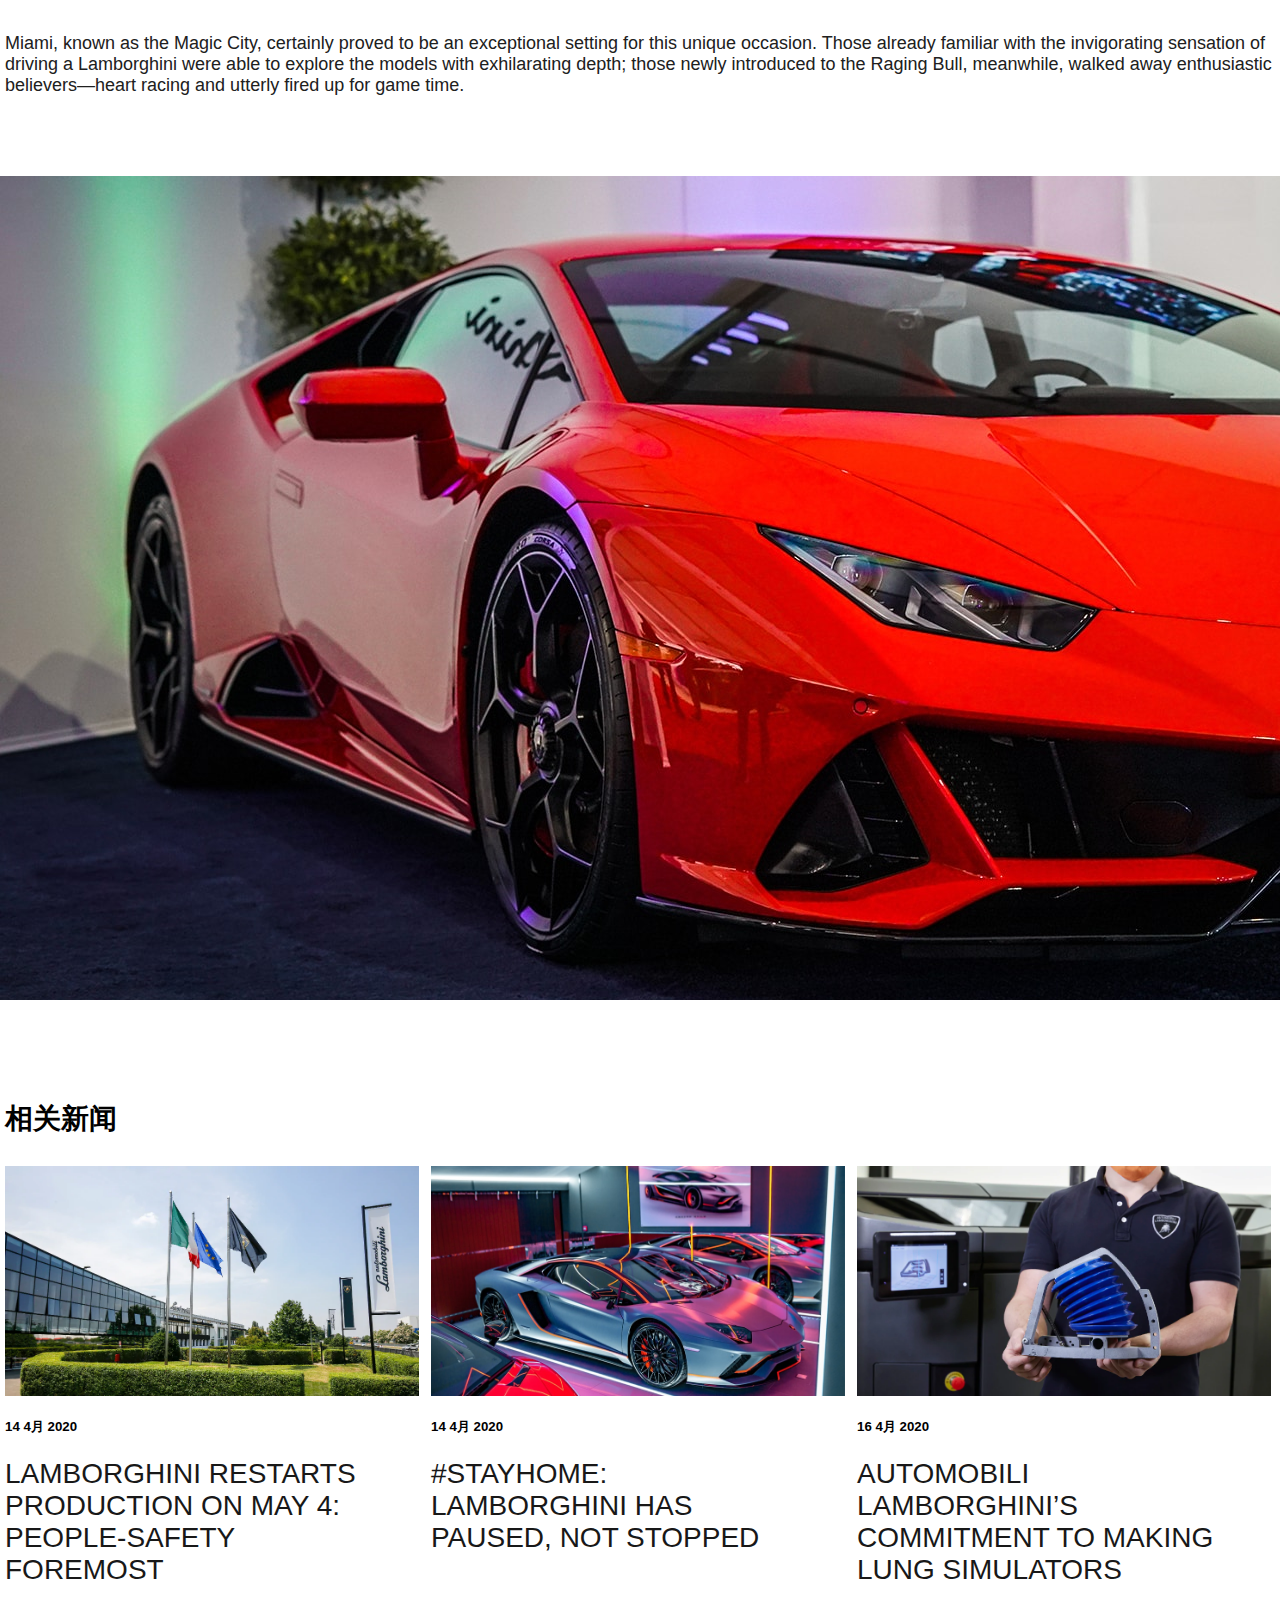
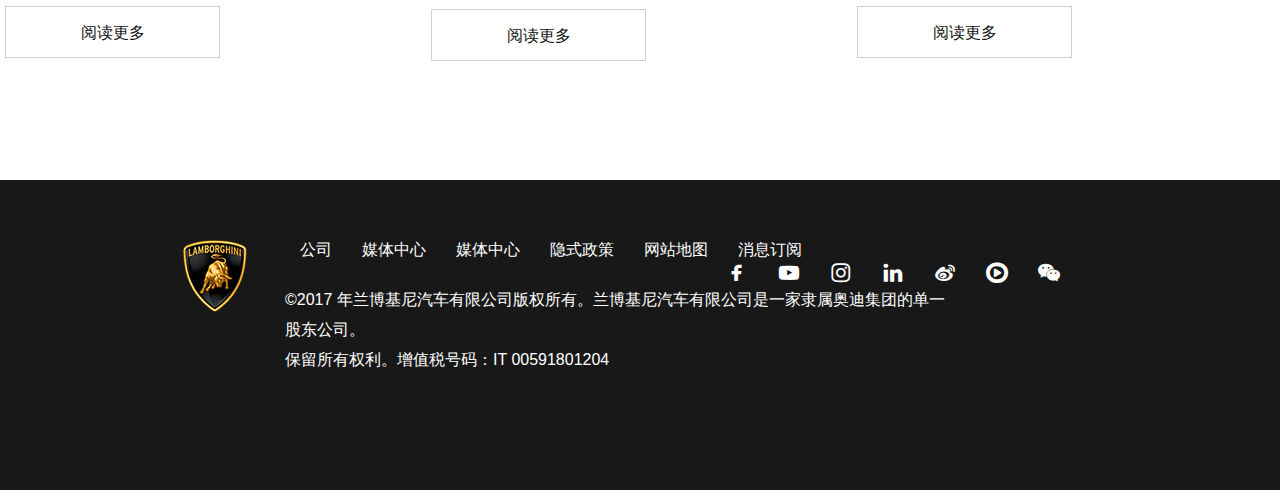
<file: Lamborghini Match-Up for the Big Game.html>
<!DOCTYPE html>
<html lang="en">

<head>
    <meta charset="UTF-8">
    <meta name="viewport" content="width=device-width, initial-scale=1.0">
    <title>Lamborghini Match-Up for the Big Game</title>
    <link rel="shortcut icon" href="favicon.ico" />
    <link rel="stylesheet" href="./iconfont/iconfont.css">
    <link rel="stylesheet" href="./css/style.css">
    <link rel="stylesheet" href="./css/Lamborghini world3.css">
    <script src="./js/animate.js"></script>
    <script src="./lib/jquery-3.4.1.min.js"></script>
</head>

<body>
    <!-- 1.顶部导航栏 -->
    <nav>
        <!-- 1.1顶部导航栏左侧 -->
        <div class="nav-left">
            <ul class="nav-left-menu">
                <li class="car">车型
                    <span class="car-bottom"></span>
                </li>
                <li class="service">车主服务
                    <span class="car-bottom"></span>
                </li>
                <li class="match">赛车运动
                    <span class="car-bottom"></span>
                </li>
            </ul>
            <!-- 1.1.1车型一级下拉列表 -->
            <ul class="car-menu">
                <li class="car-menu-one">AVENTADOR</li>
                <li class="car-menu-two">HURACAN</li>
                <li class="car-menu-three">URUS</li>
                <li class="car-menu-four">限量系类</li>
                <li class="car-menu-five">概念车</li>
            </ul>
            <div class="nav-two">
                <!-- 1.1.1.1车型二级下拉列表1 -->
                <ul class="car-menu-first">
                    <li class="car-menu-first-one"> AVENTADOR S</li>
                    <li class="car-menu-first-two"> AVENTADOR S ROADSTER</li>
                    <li class="car-menu-first-three"> AVENTADOR SVJ</li>
                    <li class="car-menu-first-four"> AVENTADOR SVJ ROADSTER</li>
                </ul>
                <!-- 1.1.1.2车型二级下拉列表2 -->
                <ul class="car-menu-second">
                    <li class="car-menu-second-one"> HURACAN EVO</li>
                    <li class="car-menu-second-two"> HURACAN EVO SPYDER</li>
                    <li class="car-menu-second-three"> HURACAN EVO RWD</li>
                </ul>
                <!-- 1.1.1.2车型二级下拉列表3 -->
                <ul class="car-menu-third">
                    <li>SIAN FKP 37</li>
                    <li>CENTENARIO ROADSTER</li>
                    <li>CENTENARIO</li>
                </ul>
                <!-- 1.1.1.2车型二级下拉列表4 -->
                <ul class="car-menu-fourth">
                    <li>TERZO MILLENNIO</li>
                    <li> ASTERION</li>
                    <li> ESTOQUE</li>
                </ul>
            </div>
            <!-- 1.1.2车型三级下拉列表 -->
            <div class="car-parameter">
                <div class="nav-third nav-third-one">
                    <div class="nav-third-car">
                        <!-- 图片 -->
                        <img src="./img/HQ-Aventador-S.webp" alt="">
                        <!-- 汽车参数 -->

                        <div class="nav-third-one-top">
                            <div class="hexagon">
                                <svg xmlns="http://www.w3.org/2000/svg" viewBox="0 0 50.464 58.271" class="exagon">
                                    <g stroke-width="1.5" transform="translate(-1624 -187.923)">
                                        <path class="background exagon"
                                            d="M50.464 43.992L25.732 58.271 1 43.992V15.434L25.732 1.155l24.732 14.279z"
                                            transform="translate(1623.5 187.345)"></path>
                                        <path class="foreground right" d="M0 0l7.432 5.674L14.864 0"
                                            transform="rotate(-90 935.432 -711.068)">
                                        </path>
                                    </g>
                                </svg>
                            </div>
                            <span>创建您的AVENTADOR</span>
                            <p>从这里开始您的配置</p>
                        </div>
                        <div class="nav-third-one-center"></div>
                        <div class="nav-third-one-bottom-right">
                            <span>0-100 KM/H</span>
                            <p>2,9s</p>
                        </div>
                        <div class="nav-third-one-bottom-bottom">
                            <span>最高速度</span>
                            <p>350KM/H</p>
                        </div>
                        <div class="nav-third-one-bottom-left-bottom">
                            <span>最大功率（CV）/最大功率（KW）</span>
                            <p>740CV/550KW</p>
                        </div>
                        <div class="nav-third-one-bottom-left">
                            <div class="hexagon">
                                <svg xmlns="http://www.w3.org/2000/svg" viewBox="0 0 50.464 58.271" class="exagon">
                                    <g stroke-width="1.5" transform="translate(-1624 -187.923)">
                                        <path class="background exagon"
                                            d="M50.464 43.992L25.732 58.271 1 43.992V15.434L25.732 1.155l24.732 14.279z"
                                            transform="translate(1623.5 187.345)"></path>
                                        <path class="foreground right" d="M0 0l7.432 5.674L14.864 0"
                                            transform="rotate(-90 935.432 -711.068)">
                                        </path>
                                    </g>
                                </svg>
                            </div>
                            <span> AVENTADOR S</span>
                            <p>车型信息</p>
                        </div>
                    </div>
                </div>
                <div class="nav-third nav-third-two">
                    <div class="nav-third-car">
                        <!-- 图片 -->
                        <img src="./img/HQ-Aventador-S-Roadster.webp" alt="">
                        <!-- 汽车参数 -->

                        <div class="nav-third-one-top">
                            <div class="hexagon">
                                <svg xmlns="http://www.w3.org/2000/svg" viewBox="0 0 50.464 58.271" class="exagon">
                                    <g stroke-width="1.5" transform="translate(-1624 -187.923)">
                                        <path class="background exagon"
                                            d="M50.464 43.992L25.732 58.271 1 43.992V15.434L25.732 1.155l24.732 14.279z"
                                            transform="translate(1623.5 187.345)"></path>
                                        <path class="foreground right" d="M0 0l7.432 5.674L14.864 0"
                                            transform="rotate(-90 935.432 -711.068)">
                                        </path>
                                    </g>
                                </svg>
                            </div>
                            <span>创建您的AVENTADOR</span>
                            <p>从这里开始您的配置</p>
                        </div>
                        <div class="nav-third-one-center"></div>
                        <div class="nav-third-one-bottom-right">
                            <span>0-100 KM/H</span>
                            <p>2,9s</p>
                        </div>
                        <div class="nav-third-one-bottom-bottom">
                            <span>最高速度</span>
                            <p>350KM/H</p>
                        </div>
                        <div class="nav-third-one-bottom-left-bottom">
                            <span>最大功率（CV）/最大功率（KW）</span>
                            <p>740CV/550KW</p>
                        </div>
                        <div class="nav-third-one-bottom-left">
                            <div class="hexagon">
                                <svg xmlns="http://www.w3.org/2000/svg" viewBox="0 0 50.464 58.271" class="exagon">
                                    <g stroke-width="1.5" transform="translate(-1624 -187.923)">
                                        <path class="background exagon"
                                            d="M50.464 43.992L25.732 58.271 1 43.992V15.434L25.732 1.155l24.732 14.279z"
                                            transform="translate(1623.5 187.345)"></path>
                                        <path class="foreground right" d="M0 0l7.432 5.674L14.864 0"
                                            transform="rotate(-90 935.432 -711.068)">
                                        </path>
                                    </g>
                                </svg>
                            </div>
                            <span> AVENTADOR S</span>
                            <p>车型信息</p>
                        </div>
                    </div>
                </div>
                <div class="nav-third nav-third-three">
                    <div class="nav-third-car">
                        <!-- 图片 -->
                        <img src="./img/HQ-Aventador-SVJ.png" alt="">
                        <!-- 汽车参数 -->

                        <div class="nav-third-one-top">
                            <div class="hexagon">
                                <svg xmlns="http://www.w3.org/2000/svg" viewBox="0 0 50.464 58.271" class="exagon">
                                    <g stroke-width="1.5" transform="translate(-1624 -187.923)">
                                        <path class="background exagon"
                                            d="M50.464 43.992L25.732 58.271 1 43.992V15.434L25.732 1.155l24.732 14.279z"
                                            transform="translate(1623.5 187.345)"></path>
                                        <path class="foreground right" d="M0 0l7.432 5.674L14.864 0"
                                            transform="rotate(-90 935.432 -711.068)">
                                        </path>
                                    </g>
                                </svg>
                            </div>
                            <span>创建您的AVENTADOR</span>
                            <p>从这里开始您的配置</p>
                        </div>
                        <div class="nav-third-one-center"></div>
                        <div class="nav-third-one-bottom-right">
                            <span>0-100 KM/H</span>
                            <p>2,9s</p>
                        </div>
                        <div class="nav-third-one-bottom-bottom">
                            <span>最高速度</span>
                            <p>350KM/H</p>
                        </div>
                        <div class="nav-third-one-bottom-left-bottom">
                            <span>最大功率（CV）/最大功率（KW）</span>
                            <p>740CV/550KW</p>
                        </div>
                        <div class="nav-third-one-bottom-left">
                            <div class="hexagon">
                                <svg xmlns="http://www.w3.org/2000/svg" viewBox="0 0 50.464 58.271" class="exagon">
                                    <g stroke-width="1.5" transform="translate(-1624 -187.923)">
                                        <path class="background exagon"
                                            d="M50.464 43.992L25.732 58.271 1 43.992V15.434L25.732 1.155l24.732 14.279z"
                                            transform="translate(1623.5 187.345)"></path>
                                        <path class="foreground right" d="M0 0l7.432 5.674L14.864 0"
                                            transform="rotate(-90 935.432 -711.068)">
                                        </path>
                                    </g>
                                </svg>
                            </div>
                            <span> AVENTADOR S</span>
                            <p>车型信息</p>
                        </div>
                    </div>
                </div>
                <div class="nav-third nav-third-four">
                    <div class="nav-third-car">
                        <!-- 图片 -->
                        <img src="./img/HQ-Aventador-SVJ-Roadster.png" alt="">
                        <!-- 汽车参数 -->

                        <div class="nav-third-one-top">
                            <div class="hexagon">
                                <svg xmlns="http://www.w3.org/2000/svg" viewBox="0 0 50.464 58.271" class="exagon">
                                    <g stroke-width="1.5" transform="translate(-1624 -187.923)">
                                        <path class="background exagon"
                                            d="M50.464 43.992L25.732 58.271 1 43.992V15.434L25.732 1.155l24.732 14.279z"
                                            transform="translate(1623.5 187.345)"></path>
                                        <path class="foreground right" d="M0 0l7.432 5.674L14.864 0"
                                            transform="rotate(-90 935.432 -711.068)">
                                        </path>
                                    </g>
                                </svg>
                            </div>
                            <span>创建您的AVENTADOR</span>
                            <p>从这里开始您的配置</p>
                        </div>
                        <div class="nav-third-one-center"></div>
                        <div class="nav-third-one-bottom-right">
                            <span>0-100 KM/H</span>
                            <p>2,9s</p>
                        </div>
                        <div class="nav-third-one-bottom-bottom">
                            <span>最高速度</span>
                            <p>350KM/H</p>
                        </div>
                        <div class="nav-third-one-bottom-left-bottom">
                            <span>最大功率（CV）/最大功率（KW）</span>
                            <p>740CV/550KW</p>
                        </div>
                        <div class="nav-third-one-bottom-left">
                            <div class="hexagon">
                                <svg xmlns="http://www.w3.org/2000/svg" viewBox="0 0 50.464 58.271" class="exagon">
                                    <g stroke-width="1.5" transform="translate(-1624 -187.923)">
                                        <path class="background exagon"
                                            d="M50.464 43.992L25.732 58.271 1 43.992V15.434L25.732 1.155l24.732 14.279z"
                                            transform="translate(1623.5 187.345)"></path>
                                        <path class="foreground right" d="M0 0l7.432 5.674L14.864 0"
                                            transform="rotate(-90 935.432 -711.068)">
                                        </path>
                                    </g>
                                </svg>
                            </div>
                            <span> AVENTADOR S</span>
                            <p>车型信息</p>
                        </div>
                    </div>
                </div>
                <!-- 一级菜单栏第二个三级菜单栏 -->
                <div class="nav-third nav-third-five">
                    <div class="nav-third-car">
                        <!-- 图片 -->
                        <img src="./img/evo.webp" alt="">
                        <!-- 汽车参数 -->
                        <div class="nav-third-one-top">
                            <div class="hexagon">
                                <svg xmlns="http://www.w3.org/2000/svg" viewBox="0 0 50.464 58.271" class="exagon">
                                    <g stroke-width="1.5" transform="translate(-1624 -187.923)">
                                        <path class="background exagon"
                                            d="M50.464 43.992L25.732 58.271 1 43.992V15.434L25.732 1.155l24.732 14.279z"
                                            transform="translate(1623.5 187.345)"></path>
                                        <path class="foreground right" d="M0 0l7.432 5.674L14.864 0"
                                            transform="rotate(-90 935.432 -711.068)">
                                        </path>
                                    </g>
                                </svg>
                            </div>
                            <span>创建您的AVENTADOR</span>
                            <p>从这里开始您的配置</p>
                        </div>
                        <div class="nav-third-one-center"></div>
                        <div class="nav-third-one-bottom-right">
                            <span>0-100 KM/H</span>
                            <p>2,9s</p>
                        </div>
                        <div class="nav-third-one-bottom-bottom">
                            <span>最高速度</span>
                            <p>350KM/H</p>
                        </div>
                        <div class="nav-third-one-bottom-left-bottom">
                            <span>最大功率（CV）/最大功率（KW）</span>
                            <p>740CV/550KW</p>
                        </div>
                        <div class="nav-third-one-bottom-left">
                            <div class="hexagon">
                                <svg xmlns="http://www.w3.org/2000/svg" viewBox="0 0 50.464 58.271" class="exagon">
                                    <g stroke-width="1.5" transform="translate(-1624 -187.923)">
                                        <path class="background exagon"
                                            d="M50.464 43.992L25.732 58.271 1 43.992V15.434L25.732 1.155l24.732 14.279z"
                                            transform="translate(1623.5 187.345)"></path>
                                        <path class="foreground right" d="M0 0l7.432 5.674L14.864 0"
                                            transform="rotate(-90 935.432 -711.068)">
                                        </path>
                                    </g>
                                </svg>
                            </div>
                            <span> AVENTADOR S</span>
                            <p>车型信息</p>
                        </div>
                    </div>
                </div>
                <div class="nav-third nav-third-six">
                    <div class="nav-third-car">
                        <!-- 图片 -->
                        <img src="./img/HQ-Huracan-EVO-RWD.webp" alt="">
                        <!-- 汽车参数 -->

                        <div class="nav-third-one-top">
                            <div class="hexagon">
                                <svg xmlns="http://www.w3.org/2000/svg" viewBox="0 0 50.464 58.271" class="exagon">
                                    <g stroke-width="1.5" transform="translate(-1624 -187.923)">
                                        <path class="background exagon"
                                            d="M50.464 43.992L25.732 58.271 1 43.992V15.434L25.732 1.155l24.732 14.279z"
                                            transform="translate(1623.5 187.345)"></path>
                                        <path class="foreground right" d="M0 0l7.432 5.674L14.864 0"
                                            transform="rotate(-90 935.432 -711.068)">
                                        </path>
                                    </g>
                                </svg>
                            </div>
                            <span>创建您的AVENTADOR</span>
                            <p>从这里开始您的配置</p>
                        </div>
                        <div class="nav-third-one-center"></div>
                        <div class="nav-third-one-bottom-right">
                            <span>0-100 KM/H</span>
                            <p>2,9s</p>
                        </div>
                        <div class="nav-third-one-bottom-bottom">
                            <span>最高速度</span>
                            <p>350KM/H</p>
                        </div>
                        <div class="nav-third-one-bottom-left-bottom">
                            <span>最大功率（CV）/最大功率（KW）</span>
                            <p>740CV/550KW</p>
                        </div>
                        <div class="nav-third-one-bottom-left">
                            <div class="hexagon">
                                <svg xmlns="http://www.w3.org/2000/svg" viewBox="0 0 50.464 58.271" class="exagon">
                                    <g stroke-width="1.5" transform="translate(-1624 -187.923)">
                                        <path class="background exagon"
                                            d="M50.464 43.992L25.732 58.271 1 43.992V15.434L25.732 1.155l24.732 14.279z"
                                            transform="translate(1623.5 187.345)"></path>
                                        <path class="foreground right" d="M0 0l7.432 5.674L14.864 0"
                                            transform="rotate(-90 935.432 -711.068)">
                                        </path>
                                    </g>
                                </svg>
                            </div>
                            <span> AVENTADOR S</span>
                            <p>车型信息</p>
                        </div>
                    </div>
                </div>
                <div class="nav-third nav-third-seven">
                    <div class="nav-third-car">
                        <!-- 图片 -->
                        <img src="./img/HQ-Huracan-EVO-Spyder.webp" alt="">
                        <!-- 汽车参数 -->

                        <div class="nav-third-one-top">
                            <div class="hexagon">
                                <svg xmlns="http://www.w3.org/2000/svg" viewBox="0 0 50.464 58.271" class="exagon">
                                    <g stroke-width="1.5" transform="translate(-1624 -187.923)">
                                        <path class="background exagon"
                                            d="M50.464 43.992L25.732 58.271 1 43.992V15.434L25.732 1.155l24.732 14.279z"
                                            transform="translate(1623.5 187.345)"></path>
                                        <path class="foreground right" d="M0 0l7.432 5.674L14.864 0"
                                            transform="rotate(-90 935.432 -711.068)">
                                        </path>
                                    </g>
                                </svg>
                            </div>
                            <span>创建您的AVENTADOR</span>
                            <p>从这里开始您的配置</p>
                        </div>
                        <div class="nav-third-one-center"></div>
                        <div class="nav-third-one-bottom-right">
                            <span>0-100 KM/H</span>
                            <p>2,9s</p>
                        </div>
                        <div class="nav-third-one-bottom-bottom">
                            <span>最高速度</span>
                            <p>350KM/H</p>
                        </div>
                        <div class="nav-third-one-bottom-left-bottom">
                            <span>最大功率（CV）/最大功率（KW）</span>
                            <p>740CV/550KW</p>
                        </div>
                        <div class="nav-third-one-bottom-left">
                            <div class="hexagon">
                                <svg xmlns="http://www.w3.org/2000/svg" viewBox="0 0 50.464 58.271" class="exagon">
                                    <g stroke-width="1.5" transform="translate(-1624 -187.923)">
                                        <path class="background exagon"
                                            d="M50.464 43.992L25.732 58.271 1 43.992V15.434L25.732 1.155l24.732 14.279z"
                                            transform="translate(1623.5 187.345)"></path>
                                        <path class="foreground right" d="M0 0l7.432 5.674L14.864 0"
                                            transform="rotate(-90 935.432 -711.068)">
                                        </path>
                                    </g>
                                </svg>
                            </div>
                            <span> AVENTADOR S</span>
                            <p>车型信息</p>
                        </div>
                    </div>
                </div>
                <!-- 一级菜单栏第三个三级菜单栏 -->
                <div class="nav-third nav-third-eight">
                    <div class="nav-third-car">
                        <!-- 图片 -->
                        <img src="./img/HQ Urus.webp" alt="">
                        <!-- 汽车参数 -->

                        <div class="nav-third-one-top">
                            <div class="hexagon">
                                <svg xmlns="http://www.w3.org/2000/svg" viewBox="0 0 50.464 58.271" class="exagon">
                                    <g stroke-width="1.5" transform="translate(-1624 -187.923)">
                                        <path class="background exagon"
                                            d="M50.464 43.992L25.732 58.271 1 43.992V15.434L25.732 1.155l24.732 14.279z"
                                            transform="translate(1623.5 187.345)"></path>
                                        <path class="foreground right" d="M0 0l7.432 5.674L14.864 0"
                                            transform="rotate(-90 935.432 -711.068)">
                                        </path>
                                    </g>
                                </svg>
                            </div>
                            <span>创建您的AVENTADOR</span>
                            <p>从这里开始您的配置</p>
                        </div>
                        <div class="nav-third-one-center"></div>
                        <div class="nav-third-one-bottom-right">
                            <span>0-100 KM/H</span>
                            <p>2,9s</p>
                        </div>
                        <div class="nav-third-one-bottom-bottom">
                            <span>最高速度</span>
                            <p>350KM/H</p>
                        </div>
                        <div class="nav-third-one-bottom-left-bottom">
                            <span>最大功率（CV）/最大功率（KW）</span>
                            <p>740CV/550KW</p>
                        </div>
                        <div class="nav-third-one-bottom-left">
                            <div class="hexagon">
                                <svg xmlns="http://www.w3.org/2000/svg" viewBox="0 0 50.464 58.271" class="exagon">
                                    <g stroke-width="1.5" transform="translate(-1624 -187.923)">
                                        <path class="background exagon"
                                            d="M50.464 43.992L25.732 58.271 1 43.992V15.434L25.732 1.155l24.732 14.279z"
                                            transform="translate(1623.5 187.345)"></path>
                                        <path class="foreground right" d="M0 0l7.432 5.674L14.864 0"
                                            transform="rotate(-90 935.432 -711.068)">
                                        </path>
                                    </g>
                                </svg>
                            </div>
                            <span> AVENTADOR S</span>
                            <p>车型信息</p>
                        </div>
                    </div>
                </div>
            </div>
            <!-- 1.1.3车主服务一级下拉列表 -->
            <ul class="service-menu">
                <li class="service-menu-one">FINANCIAL SERVICES</li>
                <li class="service-menu-two">AD PERSONAM</li>
                <li class="service-menu-three">原装辅件</li>
                <li class="service-menu-four">零配件</li>
                <li class="service-menu-five">协助与维护</li>
                <li class="service-menu-six">二手车</li>
                <li class="service-menu-seven">经典</li>
            </ul>

        </div>
        <!-- 1.2右侧顶部导航栏 -->
        <div class="nav-right">
            <!-- 1.2.1右侧顶部导航栏跳转链接 -->
            <div class="nav-right-left">
                <a href="">查找一个经销商
                    <span class="car-bottom"></span>
                </a>
                <a href="">博物馆
                    <span class="car-bottom"></span>
                </a>
                <a href="">商店
                    <span class="car-bottom"></span>
                </a>
            </div>
            <!-- 1.2.2右侧顶部导航栏功能 -->
            <div class="nav-right-right">
                <ul class=" iconfont icon-shezhi setUp">

                </ul>
                <ul class=" iconfont icon-duihuakuang2 chat">

                </ul>
                <ul class=" iconfont icon-sousuo search">

                </ul>
                <ul class=" iconfont icon-icon- list">

                </ul>
            </div>
        </div>
    </nav>
    <!-- 第二部分 -->
    <div class="article container-two">
        <div class="article-one">
            <h6>HOME / <span>新闻 / </span> <b>LAMBORGHINI MATCH-UP FOR THE BIG GAME</b> </h6>
            <h4>NEWS</h4>
            <h1>LAMBORGHINI MATCH-UP FOR THE BIG GAME</h1>
            <img src="./img/cover_urus.webp" alt="">

        </div>
    </div>
    <div class="article-center container">
        <p>7 4月 2020</p>
        <h5>Chiefs and 49ers fans converged on Miami in early February for spirited celebration of the NFL Super
            Bowl®—the undisputed highlight for millions of American sports lovers each year. Lamborghini was there to
            push the party to full speed, inviting select guests to an exclusive test-drive opportunity around the
            city’s bayfront area. </h5>
        <h5>In personalized and extended sessions, drivers tasted the freewheeling thrill of handling an array of the
            latest Lamborghini models. The twin-turbocharged Urus Super Sport Utility Vehicle delivered sleek and
            luxurious fun as it slipped past a row of moored superyachts, while the very presence of the agile new
            Huracán EVO drew admiring looks from our fellow football fans as the car maneuvered through the sunny
            streets. </h5>
        <h5>Miami, known as the Magic City, certainly proved to be an exceptional setting for this unique occasion.
            Those already familiar with the invigorating sensation of driving a Lamborghini were able to explore the
            models with exhilarating depth; those newly introduced to the Raging Bull, meanwhile, walked away
            enthusiastic believers—heart racing and utterly fired up for game time.
        </h5>
    </div>
    <div class="article-img-four">

    </div>
    <div class="article-new container">
        <p>相关新闻</p>
        <!-- 文章1 -->
        <div class="article-two">
            <img src="./img/restart_cover_m.webp" alt="">
            <h5>14 4月 2020</h5>
            <a href="">LAMBORGHINI RESTARTS <br> PRODUCTION ON MAY 4: <br> PEOPLE-SAFETY <br> FOREMOST</a>
            <div class="article-box">
                阅读更多
            </div>
        </div>
        <!-- 文章2 -->
        <div class="article-two">
            <img src="./img/Cover Mobile.jpg" alt="">
            <h5>14 4月 2020</h5>
            <a href="">#STAYHOME: <br> LAMBORGHINI HAS <br> PAUSED, NOT STOPPED</a>
            <div class="article-box">
                阅读更多
            </div>
        </div>
        <!-- 文章3 -->
        <div class="article-two">
            <img src="./img/04_14_cover_m.webp" alt="">
            <h5>16 4月 2020</h5>
            <a href="">AUTOMOBILI <br> LAMBORGHINI’S <br> COMMITMENT TO MAKING <br> LUNG SIMULATORS
            </a>
            <div class="article-box">
                阅读更多
            </div>
        </div>
    </div>


    <!-- 第三部分 其他 -->
    <div class="other">
        <img src="./img/logo.webp" alt="">
        <ul class="other-left">
            <li><a href="">公司</a>
                <span class="car-bottom"></li>
            <li><a href="">媒体中心</a>
                <span class="car-bottom"></li>
            <li><a href="">媒体中心</a>
                <span class="car-bottom"></li>
            <li><a href="">隐式政策</a>
                <span class="car-bottom"></li>
            <li><a href="">网站地图</a>
                <span class="car-bottom"></li>
            <li><a href="">消息订阅</a>
                <span class="car-bottom"></li>
        </ul>
        <ul class="other-right">
            <li><a href="" class="iconfont icon-facebook"></a></li>
            <li><a href="" class="iconfont .icon-twitter"></a></li>
            <li><a href="" class="iconfont icon-youtube"></a></li>
            <li><a href="" class="iconfont icon-instagram "></a></li>
            <li><a href="" class="iconfont icon-linkedin"></a></li>
            <li><a href="" class="iconfont icon-weibo"></a></li>
            <li><a href="" class="iconfont icon-youku"></a></li>
            <li><a href="" class="iconfont icon-weixin"></a></li>
        </ul>
        <p>©2017 年兰博基尼汽车有限公司版权所有。兰博基尼汽车有限公司是一家隶属奥迪集团的单一<br>
            股东公司。<br>
            保留所有权利。增值税号码：IT 00591801204</p>
    </div>
    <!-- 第四部分  末尾固定定位-->
    <div class="last">
        本页所有车型的油耗值和排放量 -联合循环中的油耗:21,8-13,51/100km;联合循环中的CO₂ 排放:518g/km-316g/km(WLTP)
    </div>
    <script src="./js/index.js"></script>
</body>

</html>
</file>
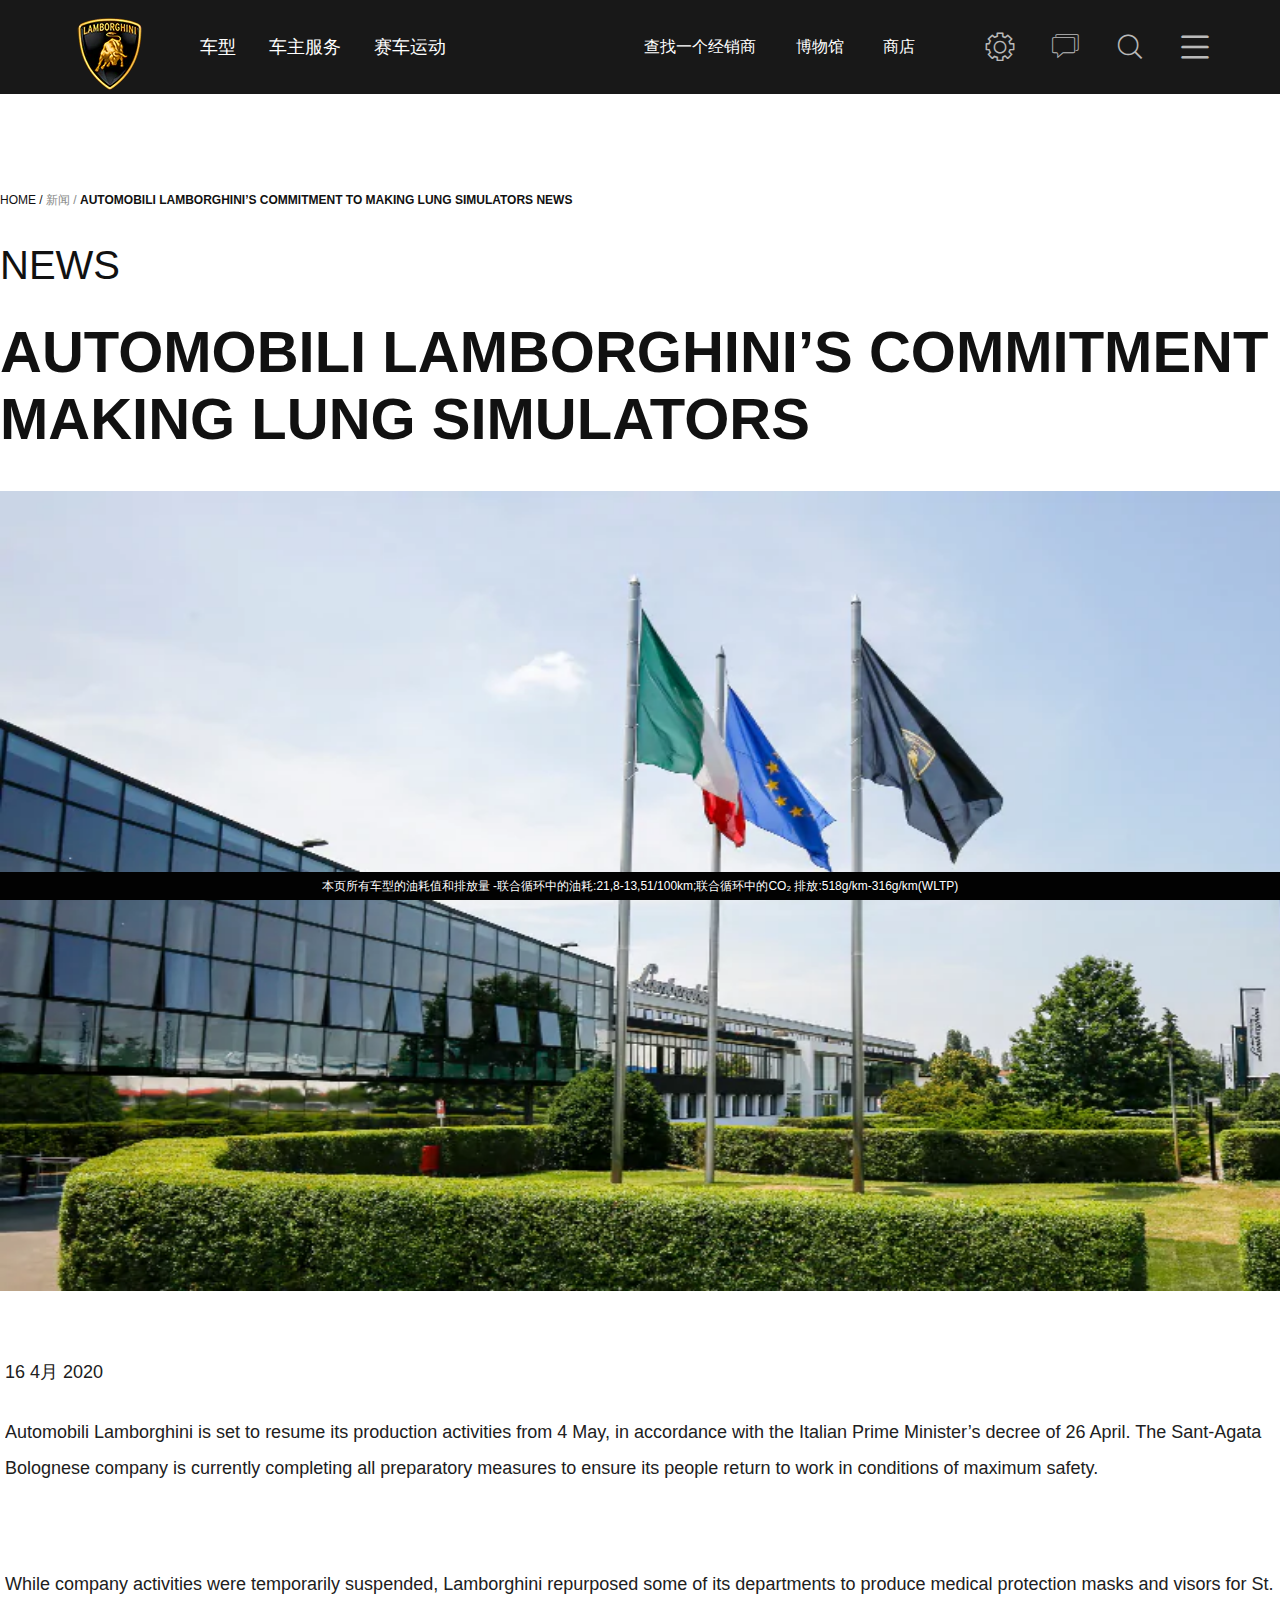
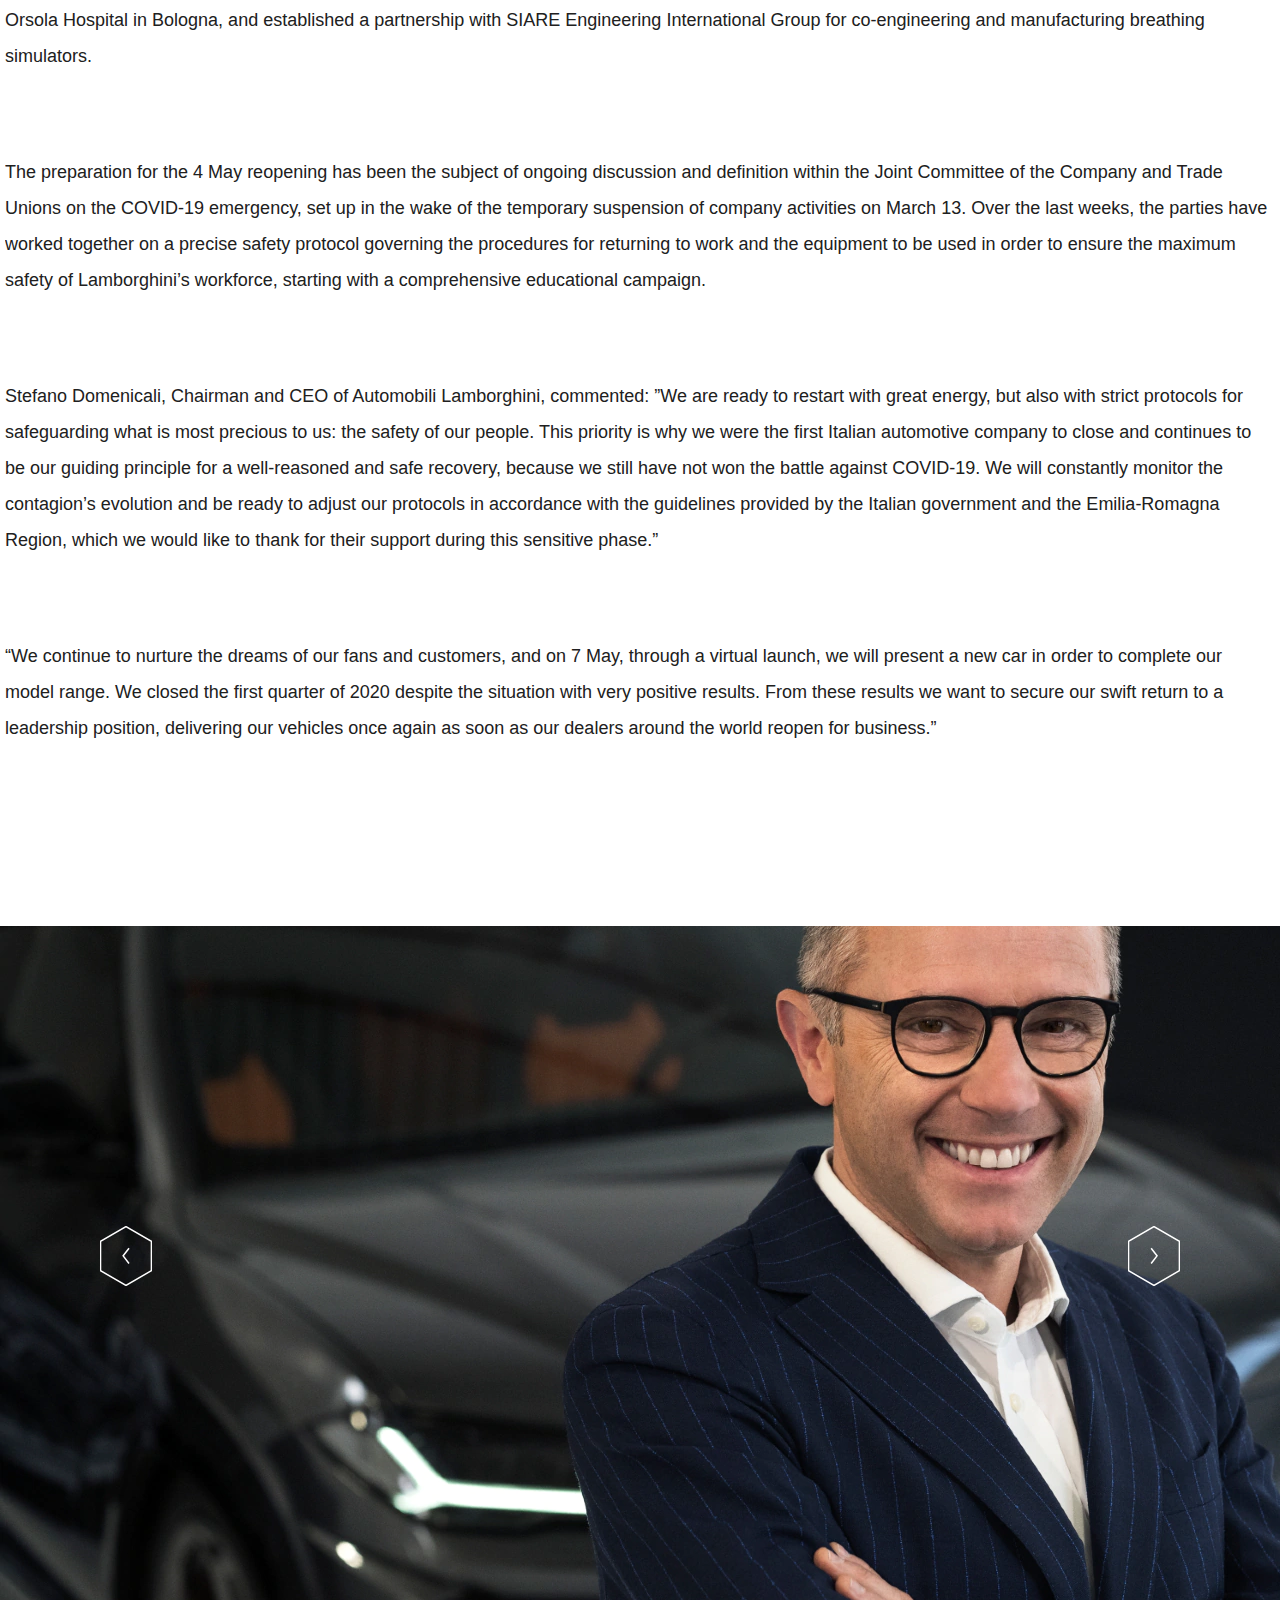
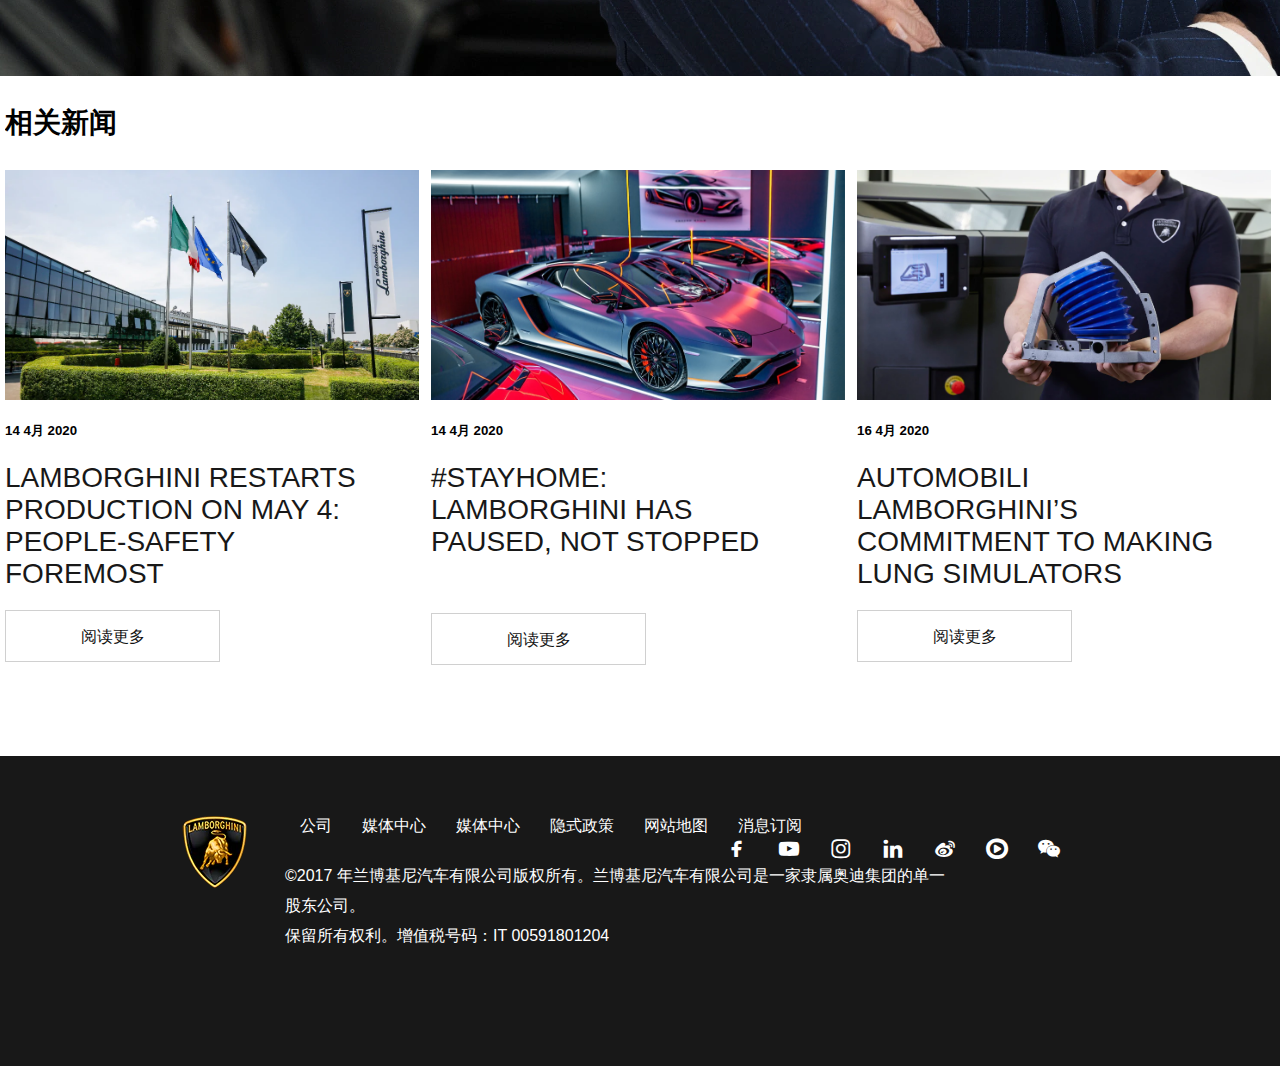
<file: Lamborghini restarts.html>
<!DOCTYPE html>
<html lang="en">

<head>
    <meta charset="UTF-8">
    <meta name="viewport" content="width=device-width, initial-scale=1.0">
    <title>Automobili Lamborghini’s commitment to making lung simulators</title>
    <link rel="shortcut icon" href="favicon.ico" />
    <link rel="stylesheet" href="./iconfont/iconfont.css">
    <link rel="stylesheet" href="./css/style.css">
    <link rel="stylesheet" href="./css/Lamborghini world2.css">
    <script src="./js/animate.js"></script>
    <script src="./lib/jquery-3.4.1.min.js"></script>
</head>

<body>
    <!-- 1.顶部导航栏 -->
    <nav>
        <!-- 1.1顶部导航栏左侧 -->
        <div class="nav-left">
            <ul class="nav-left-menu">
                <li class="car">车型
                    <span class="car-bottom"></span>
                </li>
                <li class="service">车主服务
                    <span class="car-bottom"></span>
                </li>
                <li class="match">赛车运动
                    <span class="car-bottom"></span>
                </li>
            </ul>
            <!-- 1.1.1车型一级下拉列表 -->
            <ul class="car-menu">
                <li class="car-menu-one">AVENTADOR</li>
                <li class="car-menu-two">HURACAN</li>
                <li class="car-menu-three">URUS</li>
                <li class="car-menu-four">限量系类</li>
                <li class="car-menu-five">概念车</li>
            </ul>
            <div class="nav-two">
                <!-- 1.1.1.1车型二级下拉列表1 -->
                <ul class="car-menu-first">
                    <li class="car-menu-first-one"> AVENTADOR S</li>
                    <li class="car-menu-first-two"> AVENTADOR S ROADSTER</li>
                    <li class="car-menu-first-three"> AVENTADOR SVJ</li>
                    <li class="car-menu-first-four"> AVENTADOR SVJ ROADSTER</li>
                </ul>
                <!-- 1.1.1.2车型二级下拉列表2 -->
                <ul class="car-menu-second">
                    <li class="car-menu-second-one"> HURACAN EVO</li>
                    <li class="car-menu-second-two"> HURACAN EVO SPYDER</li>
                    <li class="car-menu-second-three"> HURACAN EVO RWD</li>
                </ul>
                <!-- 1.1.1.2车型二级下拉列表3 -->
                <ul class="car-menu-third">
                    <li>SIAN FKP 37</li>
                    <li>CENTENARIO ROADSTER</li>
                    <li>CENTENARIO</li>
                </ul>
                <!-- 1.1.1.2车型二级下拉列表4 -->
                <ul class="car-menu-fourth">
                    <li>TERZO MILLENNIO</li>
                    <li> ASTERION</li>
                    <li> ESTOQUE</li>
                </ul>
            </div>
            <!-- 1.1.2车型三级下拉列表 -->
            <div class="car-parameter">
                <div class="nav-third nav-third-one">
                    <div class="nav-third-car">
                        <!-- 图片 -->
                        <img src="./img/HQ-Aventador-S.webp" alt="">
                        <!-- 汽车参数 -->

                        <div class="nav-third-one-top">
                            <div class="hexagon">
                                <svg xmlns="http://www.w3.org/2000/svg" viewBox="0 0 50.464 58.271" class="exagon">
                                    <g stroke-width="1.5" transform="translate(-1624 -187.923)">
                                        <path class="background exagon"
                                            d="M50.464 43.992L25.732 58.271 1 43.992V15.434L25.732 1.155l24.732 14.279z"
                                            transform="translate(1623.5 187.345)"></path>
                                        <path class="foreground right" d="M0 0l7.432 5.674L14.864 0"
                                            transform="rotate(-90 935.432 -711.068)">
                                        </path>
                                    </g>
                                </svg>
                            </div>
                            <span>创建您的AVENTADOR</span>
                            <p>从这里开始您的配置</p>
                        </div>
                        <div class="nav-third-one-center"></div>
                        <div class="nav-third-one-bottom-right">
                            <span>0-100 KM/H</span>
                            <p>2,9s</p>
                        </div>
                        <div class="nav-third-one-bottom-bottom">
                            <span>最高速度</span>
                            <p>350KM/H</p>
                        </div>
                        <div class="nav-third-one-bottom-left-bottom">
                            <span>最大功率（CV）/最大功率（KW）</span>
                            <p>740CV/550KW</p>
                        </div>
                        <div class="nav-third-one-bottom-left">
                            <div class="hexagon">
                                <svg xmlns="http://www.w3.org/2000/svg" viewBox="0 0 50.464 58.271" class="exagon">
                                    <g stroke-width="1.5" transform="translate(-1624 -187.923)">
                                        <path class="background exagon"
                                            d="M50.464 43.992L25.732 58.271 1 43.992V15.434L25.732 1.155l24.732 14.279z"
                                            transform="translate(1623.5 187.345)"></path>
                                        <path class="foreground right" d="M0 0l7.432 5.674L14.864 0"
                                            transform="rotate(-90 935.432 -711.068)">
                                        </path>
                                    </g>
                                </svg>
                            </div>
                            <span> AVENTADOR S</span>
                            <p>车型信息</p>
                        </div>
                    </div>
                </div>
                <div class="nav-third nav-third-two">
                    <div class="nav-third-car">
                        <!-- 图片 -->
                        <img src="./img/HQ-Aventador-S-Roadster.webp" alt="">
                        <!-- 汽车参数 -->

                        <div class="nav-third-one-top">
                            <div class="hexagon">
                                <svg xmlns="http://www.w3.org/2000/svg" viewBox="0 0 50.464 58.271" class="exagon">
                                    <g stroke-width="1.5" transform="translate(-1624 -187.923)">
                                        <path class="background exagon"
                                            d="M50.464 43.992L25.732 58.271 1 43.992V15.434L25.732 1.155l24.732 14.279z"
                                            transform="translate(1623.5 187.345)"></path>
                                        <path class="foreground right" d="M0 0l7.432 5.674L14.864 0"
                                            transform="rotate(-90 935.432 -711.068)">
                                        </path>
                                    </g>
                                </svg>
                            </div>
                            <span>创建您的AVENTADOR</span>
                            <p>从这里开始您的配置</p>
                        </div>
                        <div class="nav-third-one-center"></div>
                        <div class="nav-third-one-bottom-right">
                            <span>0-100 KM/H</span>
                            <p>2,9s</p>
                        </div>
                        <div class="nav-third-one-bottom-bottom">
                            <span>最高速度</span>
                            <p>350KM/H</p>
                        </div>
                        <div class="nav-third-one-bottom-left-bottom">
                            <span>最大功率（CV）/最大功率（KW）</span>
                            <p>740CV/550KW</p>
                        </div>
                        <div class="nav-third-one-bottom-left">
                            <div class="hexagon">
                                <svg xmlns="http://www.w3.org/2000/svg" viewBox="0 0 50.464 58.271" class="exagon">
                                    <g stroke-width="1.5" transform="translate(-1624 -187.923)">
                                        <path class="background exagon"
                                            d="M50.464 43.992L25.732 58.271 1 43.992V15.434L25.732 1.155l24.732 14.279z"
                                            transform="translate(1623.5 187.345)"></path>
                                        <path class="foreground right" d="M0 0l7.432 5.674L14.864 0"
                                            transform="rotate(-90 935.432 -711.068)">
                                        </path>
                                    </g>
                                </svg>
                            </div>
                            <span> AVENTADOR S</span>
                            <p>车型信息</p>
                        </div>
                    </div>
                </div>
                <div class="nav-third nav-third-three">
                    <div class="nav-third-car">
                        <!-- 图片 -->
                        <img src="./img/HQ-Aventador-SVJ.png" alt="">
                        <!-- 汽车参数 -->

                        <div class="nav-third-one-top">
                            <div class="hexagon">
                                <svg xmlns="http://www.w3.org/2000/svg" viewBox="0 0 50.464 58.271" class="exagon">
                                    <g stroke-width="1.5" transform="translate(-1624 -187.923)">
                                        <path class="background exagon"
                                            d="M50.464 43.992L25.732 58.271 1 43.992V15.434L25.732 1.155l24.732 14.279z"
                                            transform="translate(1623.5 187.345)"></path>
                                        <path class="foreground right" d="M0 0l7.432 5.674L14.864 0"
                                            transform="rotate(-90 935.432 -711.068)">
                                        </path>
                                    </g>
                                </svg>
                            </div>
                            <span>创建您的AVENTADOR</span>
                            <p>从这里开始您的配置</p>
                        </div>
                        <div class="nav-third-one-center"></div>
                        <div class="nav-third-one-bottom-right">
                            <span>0-100 KM/H</span>
                            <p>2,9s</p>
                        </div>
                        <div class="nav-third-one-bottom-bottom">
                            <span>最高速度</span>
                            <p>350KM/H</p>
                        </div>
                        <div class="nav-third-one-bottom-left-bottom">
                            <span>最大功率（CV）/最大功率（KW）</span>
                            <p>740CV/550KW</p>
                        </div>
                        <div class="nav-third-one-bottom-left">
                            <div class="hexagon">
                                <svg xmlns="http://www.w3.org/2000/svg" viewBox="0 0 50.464 58.271" class="exagon">
                                    <g stroke-width="1.5" transform="translate(-1624 -187.923)">
                                        <path class="background exagon"
                                            d="M50.464 43.992L25.732 58.271 1 43.992V15.434L25.732 1.155l24.732 14.279z"
                                            transform="translate(1623.5 187.345)"></path>
                                        <path class="foreground right" d="M0 0l7.432 5.674L14.864 0"
                                            transform="rotate(-90 935.432 -711.068)">
                                        </path>
                                    </g>
                                </svg>
                            </div>
                            <span> AVENTADOR S</span>
                            <p>车型信息</p>
                        </div>
                    </div>
                </div>
                <div class="nav-third nav-third-four">
                    <div class="nav-third-car">
                        <!-- 图片 -->
                        <img src="./img/HQ-Aventador-SVJ-Roadster.png" alt="">
                        <!-- 汽车参数 -->

                        <div class="nav-third-one-top">
                            <div class="hexagon">
                                <svg xmlns="http://www.w3.org/2000/svg" viewBox="0 0 50.464 58.271" class="exagon">
                                    <g stroke-width="1.5" transform="translate(-1624 -187.923)">
                                        <path class="background exagon"
                                            d="M50.464 43.992L25.732 58.271 1 43.992V15.434L25.732 1.155l24.732 14.279z"
                                            transform="translate(1623.5 187.345)"></path>
                                        <path class="foreground right" d="M0 0l7.432 5.674L14.864 0"
                                            transform="rotate(-90 935.432 -711.068)">
                                        </path>
                                    </g>
                                </svg>
                            </div>
                            <span>创建您的AVENTADOR</span>
                            <p>从这里开始您的配置</p>
                        </div>
                        <div class="nav-third-one-center"></div>
                        <div class="nav-third-one-bottom-right">
                            <span>0-100 KM/H</span>
                            <p>2,9s</p>
                        </div>
                        <div class="nav-third-one-bottom-bottom">
                            <span>最高速度</span>
                            <p>350KM/H</p>
                        </div>
                        <div class="nav-third-one-bottom-left-bottom">
                            <span>最大功率（CV）/最大功率（KW）</span>
                            <p>740CV/550KW</p>
                        </div>
                        <div class="nav-third-one-bottom-left">
                            <div class="hexagon">
                                <svg xmlns="http://www.w3.org/2000/svg" viewBox="0 0 50.464 58.271" class="exagon">
                                    <g stroke-width="1.5" transform="translate(-1624 -187.923)">
                                        <path class="background exagon"
                                            d="M50.464 43.992L25.732 58.271 1 43.992V15.434L25.732 1.155l24.732 14.279z"
                                            transform="translate(1623.5 187.345)"></path>
                                        <path class="foreground right" d="M0 0l7.432 5.674L14.864 0"
                                            transform="rotate(-90 935.432 -711.068)">
                                        </path>
                                    </g>
                                </svg>
                            </div>
                            <span> AVENTADOR S</span>
                            <p>车型信息</p>
                        </div>
                    </div>
                </div>
                <!-- 一级菜单栏第二个三级菜单栏 -->
                <div class="nav-third nav-third-five">
                    <div class="nav-third-car">
                        <!-- 图片 -->
                        <img src="./img/evo.webp" alt="">
                        <!-- 汽车参数 -->
                        <div class="nav-third-one-top">
                            <div class="hexagon">
                                <svg xmlns="http://www.w3.org/2000/svg" viewBox="0 0 50.464 58.271" class="exagon">
                                    <g stroke-width="1.5" transform="translate(-1624 -187.923)">
                                        <path class="background exagon"
                                            d="M50.464 43.992L25.732 58.271 1 43.992V15.434L25.732 1.155l24.732 14.279z"
                                            transform="translate(1623.5 187.345)"></path>
                                        <path class="foreground right" d="M0 0l7.432 5.674L14.864 0"
                                            transform="rotate(-90 935.432 -711.068)">
                                        </path>
                                    </g>
                                </svg>
                            </div>
                            <span>创建您的AVENTADOR</span>
                            <p>从这里开始您的配置</p>
                        </div>
                        <div class="nav-third-one-center"></div>
                        <div class="nav-third-one-bottom-right">
                            <span>0-100 KM/H</span>
                            <p>2,9s</p>
                        </div>
                        <div class="nav-third-one-bottom-bottom">
                            <span>最高速度</span>
                            <p>350KM/H</p>
                        </div>
                        <div class="nav-third-one-bottom-left-bottom">
                            <span>最大功率（CV）/最大功率（KW）</span>
                            <p>740CV/550KW</p>
                        </div>
                        <div class="nav-third-one-bottom-left">
                            <div class="hexagon">
                                <svg xmlns="http://www.w3.org/2000/svg" viewBox="0 0 50.464 58.271" class="exagon">
                                    <g stroke-width="1.5" transform="translate(-1624 -187.923)">
                                        <path class="background exagon"
                                            d="M50.464 43.992L25.732 58.271 1 43.992V15.434L25.732 1.155l24.732 14.279z"
                                            transform="translate(1623.5 187.345)"></path>
                                        <path class="foreground right" d="M0 0l7.432 5.674L14.864 0"
                                            transform="rotate(-90 935.432 -711.068)">
                                        </path>
                                    </g>
                                </svg>
                            </div>
                            <span> AVENTADOR S</span>
                            <p>车型信息</p>
                        </div>
                    </div>
                </div>
                <div class="nav-third nav-third-six">
                    <div class="nav-third-car">
                        <!-- 图片 -->
                        <img src="./img/HQ-Huracan-EVO-RWD.webp" alt="">
                        <!-- 汽车参数 -->

                        <div class="nav-third-one-top">
                            <div class="hexagon">
                                <svg xmlns="http://www.w3.org/2000/svg" viewBox="0 0 50.464 58.271" class="exagon">
                                    <g stroke-width="1.5" transform="translate(-1624 -187.923)">
                                        <path class="background exagon"
                                            d="M50.464 43.992L25.732 58.271 1 43.992V15.434L25.732 1.155l24.732 14.279z"
                                            transform="translate(1623.5 187.345)"></path>
                                        <path class="foreground right" d="M0 0l7.432 5.674L14.864 0"
                                            transform="rotate(-90 935.432 -711.068)">
                                        </path>
                                    </g>
                                </svg>
                            </div>
                            <span>创建您的AVENTADOR</span>
                            <p>从这里开始您的配置</p>
                        </div>
                        <div class="nav-third-one-center"></div>
                        <div class="nav-third-one-bottom-right">
                            <span>0-100 KM/H</span>
                            <p>2,9s</p>
                        </div>
                        <div class="nav-third-one-bottom-bottom">
                            <span>最高速度</span>
                            <p>350KM/H</p>
                        </div>
                        <div class="nav-third-one-bottom-left-bottom">
                            <span>最大功率（CV）/最大功率（KW）</span>
                            <p>740CV/550KW</p>
                        </div>
                        <div class="nav-third-one-bottom-left">
                            <div class="hexagon">
                                <svg xmlns="http://www.w3.org/2000/svg" viewBox="0 0 50.464 58.271" class="exagon">
                                    <g stroke-width="1.5" transform="translate(-1624 -187.923)">
                                        <path class="background exagon"
                                            d="M50.464 43.992L25.732 58.271 1 43.992V15.434L25.732 1.155l24.732 14.279z"
                                            transform="translate(1623.5 187.345)"></path>
                                        <path class="foreground right" d="M0 0l7.432 5.674L14.864 0"
                                            transform="rotate(-90 935.432 -711.068)">
                                        </path>
                                    </g>
                                </svg>
                            </div>
                            <span> AVENTADOR S</span>
                            <p>车型信息</p>
                        </div>
                    </div>
                </div>
                <div class="nav-third nav-third-seven">
                    <div class="nav-third-car">
                        <!-- 图片 -->
                        <img src="./img/HQ-Huracan-EVO-Spyder.webp" alt="">
                        <!-- 汽车参数 -->

                        <div class="nav-third-one-top">
                            <div class="hexagon">
                                <svg xmlns="http://www.w3.org/2000/svg" viewBox="0 0 50.464 58.271" class="exagon">
                                    <g stroke-width="1.5" transform="translate(-1624 -187.923)">
                                        <path class="background exagon"
                                            d="M50.464 43.992L25.732 58.271 1 43.992V15.434L25.732 1.155l24.732 14.279z"
                                            transform="translate(1623.5 187.345)"></path>
                                        <path class="foreground right" d="M0 0l7.432 5.674L14.864 0"
                                            transform="rotate(-90 935.432 -711.068)">
                                        </path>
                                    </g>
                                </svg>
                            </div>
                            <span>创建您的AVENTADOR</span>
                            <p>从这里开始您的配置</p>
                        </div>
                        <div class="nav-third-one-center"></div>
                        <div class="nav-third-one-bottom-right">
                            <span>0-100 KM/H</span>
                            <p>2,9s</p>
                        </div>
                        <div class="nav-third-one-bottom-bottom">
                            <span>最高速度</span>
                            <p>350KM/H</p>
                        </div>
                        <div class="nav-third-one-bottom-left-bottom">
                            <span>最大功率（CV）/最大功率（KW）</span>
                            <p>740CV/550KW</p>
                        </div>
                        <div class="nav-third-one-bottom-left">
                            <div class="hexagon">
                                <svg xmlns="http://www.w3.org/2000/svg" viewBox="0 0 50.464 58.271" class="exagon">
                                    <g stroke-width="1.5" transform="translate(-1624 -187.923)">
                                        <path class="background exagon"
                                            d="M50.464 43.992L25.732 58.271 1 43.992V15.434L25.732 1.155l24.732 14.279z"
                                            transform="translate(1623.5 187.345)"></path>
                                        <path class="foreground right" d="M0 0l7.432 5.674L14.864 0"
                                            transform="rotate(-90 935.432 -711.068)">
                                        </path>
                                    </g>
                                </svg>
                            </div>
                            <span> AVENTADOR S</span>
                            <p>车型信息</p>
                        </div>
                    </div>
                </div>
                <!-- 一级菜单栏第三个三级菜单栏 -->
                <div class="nav-third nav-third-eight">
                    <div class="nav-third-car">
                        <!-- 图片 -->
                        <img src="./img/HQ Urus.webp" alt="">
                        <!-- 汽车参数 -->

                        <div class="nav-third-one-top">
                            <div class="hexagon">
                                <svg xmlns="http://www.w3.org/2000/svg" viewBox="0 0 50.464 58.271" class="exagon">
                                    <g stroke-width="1.5" transform="translate(-1624 -187.923)">
                                        <path class="background exagon"
                                            d="M50.464 43.992L25.732 58.271 1 43.992V15.434L25.732 1.155l24.732 14.279z"
                                            transform="translate(1623.5 187.345)"></path>
                                        <path class="foreground right" d="M0 0l7.432 5.674L14.864 0"
                                            transform="rotate(-90 935.432 -711.068)">
                                        </path>
                                    </g>
                                </svg>
                            </div>
                            <span>创建您的AVENTADOR</span>
                            <p>从这里开始您的配置</p>
                        </div>
                        <div class="nav-third-one-center"></div>
                        <div class="nav-third-one-bottom-right">
                            <span>0-100 KM/H</span>
                            <p>2,9s</p>
                        </div>
                        <div class="nav-third-one-bottom-bottom">
                            <span>最高速度</span>
                            <p>350KM/H</p>
                        </div>
                        <div class="nav-third-one-bottom-left-bottom">
                            <span>最大功率（CV）/最大功率（KW）</span>
                            <p>740CV/550KW</p>
                        </div>
                        <div class="nav-third-one-bottom-left">
                            <div class="hexagon">
                                <svg xmlns="http://www.w3.org/2000/svg" viewBox="0 0 50.464 58.271" class="exagon">
                                    <g stroke-width="1.5" transform="translate(-1624 -187.923)">
                                        <path class="background exagon"
                                            d="M50.464 43.992L25.732 58.271 1 43.992V15.434L25.732 1.155l24.732 14.279z"
                                            transform="translate(1623.5 187.345)"></path>
                                        <path class="foreground right" d="M0 0l7.432 5.674L14.864 0"
                                            transform="rotate(-90 935.432 -711.068)">
                                        </path>
                                    </g>
                                </svg>
                            </div>
                            <span> AVENTADOR S</span>
                            <p>车型信息</p>
                        </div>
                    </div>
                </div>
            </div>
            <!-- 1.1.3车主服务一级下拉列表 -->
            <ul class="service-menu">
                <li class="service-menu-one">FINANCIAL SERVICES</li>
                <li class="service-menu-two">AD PERSONAM</li>
                <li class="service-menu-three">原装辅件</li>
                <li class="service-menu-four">零配件</li>
                <li class="service-menu-five">协助与维护</li>
                <li class="service-menu-six">二手车</li>
                <li class="service-menu-seven">经典</li>
            </ul>

        </div>
        <!-- 1.2右侧顶部导航栏 -->
        <div class="nav-right">
            <!-- 1.2.1右侧顶部导航栏跳转链接 -->
            <div class="nav-right-left">
                <a href="">查找一个经销商
                    <span class="car-bottom"></span>
                </a>
                <a href="">博物馆
                    <span class="car-bottom"></span>
                </a>
                <a href="">商店
                    <span class="car-bottom"></span>
                </a>
            </div>
            <!-- 1.2.2右侧顶部导航栏功能 -->
            <div class="nav-right-right">
                <ul class=" iconfont icon-shezhi setUp">

                </ul>
                <ul class=" iconfont icon-duihuakuang2 chat">

                </ul>
                <ul class=" iconfont icon-sousuo search">

                </ul>
                <ul class=" iconfont icon-icon- list">

                </ul>
            </div>
        </div>
    </nav>
    <!-- 第二部分 -->
    <div class="article container-two">
        <div class="article-one">
            <h6>HOME / <span>新闻 / </span> <b>AUTOMOBILI LAMBORGHINI’S COMMITMENT TO MAKING LUNG SIMULATORS
                    NEWS</b> </h6>
            <h4>NEWS</h4>
            <h1>AUTOMOBILI LAMBORGHINI’S COMMITMENT TO MAKING LUNG SIMULATORS</h1>
            <img src="./img/restart_cover_m.webp" alt="">

        </div>
    </div>
    <div class="article-center container">
        <p>16 4月 2020</p>
        <h5>Automobili Lamborghini is set to resume its production activities from 4 May, in accordance with the Italian
            Prime Minister’s decree of 26 April. The Sant-Agata Bolognese company is currently completing all
            preparatory measures to ensure its people return to work in conditions of maximum safety.

        </h5>

        <h5> While company activities were temporarily suspended, Lamborghini repurposed some of its departments to
            produce medical protection masks and visors for St. Orsola Hospital in Bologna, and established a
            partnership with SIARE Engineering International Group for co-engineering and manufacturing breathing
            simulators.</h5>

        <h5>The preparation for the 4 May reopening has been the subject of ongoing discussion and definition within the
            Joint Committee of the Company and Trade Unions on the COVID-19 emergency, set up in the wake of the
            temporary suspension of company activities on March 13. Over the last weeks, the parties have worked
            together on a precise safety protocol governing the procedures for returning to work and the equipment to be
            used in order to ensure the maximum safety of Lamborghini’s workforce, starting with a comprehensive
            educational campaign.</h5>
        <h5>Stefano Domenicali, Chairman and CEO of Automobili Lamborghini, commented: ”We are ready to restart with
            great energy, but also with strict protocols for safeguarding what is most precious to us: the safety of our
            people. This priority is why we were the first Italian automotive company to close and continues to be our
            guiding principle for a well-reasoned and safe recovery, because we still have not won the battle against
            COVID-19. We will constantly monitor the contagion’s evolution and be ready to adjust our protocols in
            accordance with the guidelines provided by the Italian government and the Emilia-Romagna Region, which we
            would like to thank for their support during this sensitive phase.”</h5>
        <h5>“We continue to nurture the dreams of our fans and customers, and on 7 May, through a virtual launch, we
            will present a new car in order to complete our model range. We closed the first quarter of 2020 despite the
            situation with very positive results. From these results we want to secure our swift return to a leadership
            position, delivering our vehicles once again as soon as our dealers around the world reopen for business.”
        </h5>

    </div>
    <!-- 第六部分    底部轮播图 -->
    <div class="slider">
        <ul>
            <li>
                <image src="./img/restart_02.webp" alt="">
            </li>
            <li>
                <image src="./img/restart_01.webp" alt="">
            </li>
            <li>
                <image src="./img/restart_03.webp" alt="">
            </li>
            <li>
                <image src="./img/restart_04.webp" alt="">
            </li>
        </ul>
        <div class="arrow">
            <svg xmlns="http://www.w3.org/2000/svg" viewBox="0 0 50.464 58.271" class="exagon left">
                <g stroke-width="1.5" transform="translate(-1624 -187.923)">
                    <path class="background exagon"
                        d="M50.464 43.992L25.732 58.271 1 43.992V15.434L25.732 1.155l24.732 14.279z"
                        transform="translate(1623.5 187.345)"></path>
                    <path class="foreground left" d="M0 5.675L7.432 0l7.432 5.675"
                        transform="rotate(-90 935.432 -711.068)"></path>
                </g>
            </svg>
            <svg xmlns="http://www.w3.org/2000/svg" viewBox="0 0 50.464 58.271" class="exagon right">
                <g stroke-width="1.5" transform="translate(-1624 -187.923)">
                    <path class="background exagon"
                        d="M50.464 43.992L25.732 58.271 1 43.992V15.434L25.732 1.155l24.732 14.279z"
                        transform="translate(1623.5 187.345)"></path>
                    <path class="foreground right" d="M0 0l7.432 5.674L14.864 0"
                        transform="rotate(-90 935.432 -711.068)"></path>
                </g>
            </svg>
        </div>
    </div>
    <div class="article-new container">
        <p>相关新闻</p>
        <!-- 文章1 -->
        <div class="article-two">
            <img src="./img/restart_cover_m.webp" alt="">
            <h5>14 4月 2020</h5>
            <a href="">LAMBORGHINI RESTARTS <br> PRODUCTION ON MAY 4: <br> PEOPLE-SAFETY <br> FOREMOST</a>
            <div class="article-box">
                阅读更多
            </div>
        </div>
        <!-- 文章2 -->
        <div class="article-two">
            <img src="./img/Cover Mobile.jpg" alt="">
            <h5>14 4月 2020</h5>
            <a href="">#STAYHOME: <br> LAMBORGHINI HAS <br> PAUSED, NOT STOPPED</a>
            <div class="article-box">
                阅读更多
            </div>
        </div>
        <!-- 文章3 -->
        <div class="article-two">
            <img src="./img/04_14_cover_m.webp" alt="">
            <h5>16 4月 2020</h5>
            <a href="">AUTOMOBILI <br> LAMBORGHINI’S <br> COMMITMENT TO MAKING <br> LUNG SIMULATORS
            </a>
            <div class="article-box">
                阅读更多
            </div>
        </div>
    </div>


    <!-- 第三部分 其他 -->
    <div class="other">
        <img src="./img/logo.webp" alt="">
        <ul class="other-left">
            <li><a href="">公司</a>
                <span class="car-bottom"></li>
            <li><a href="">媒体中心</a>
                <span class="car-bottom"></li>
            <li><a href="">媒体中心</a>
                <span class="car-bottom"></li>
            <li><a href="">隐式政策</a>
                <span class="car-bottom"></li>
            <li><a href="">网站地图</a>
                <span class="car-bottom"></li>
            <li><a href="">消息订阅</a>
                <span class="car-bottom"></li>
        </ul>
        <ul class="other-right">
            <li><a href="" class="iconfont icon-facebook"></a></li>
            <li><a href="" class="iconfont .icon-twitter"></a></li>
            <li><a href="" class="iconfont icon-youtube"></a></li>
            <li><a href="" class="iconfont icon-instagram "></a></li>
            <li><a href="" class="iconfont icon-linkedin"></a></li>
            <li><a href="" class="iconfont icon-weibo"></a></li>
            <li><a href="" class="iconfont icon-youku"></a></li>
            <li><a href="" class="iconfont icon-weixin"></a></li>
        </ul>
        <p>©2017 年兰博基尼汽车有限公司版权所有。兰博基尼汽车有限公司是一家隶属奥迪集团的单一<br>
            股东公司。<br>
            保留所有权利。增值税号码：IT 00591801204</p>
    </div>
    <!-- 第四部分  末尾固定定位-->
    <div class="last">
        本页所有车型的油耗值和排放量 -联合循环中的油耗:21,8-13,51/100km;联合循环中的CO₂ 排放:518g/km-316g/km(WLTP)
    </div>
    <script src="./js/Urus  Lamborghini.com.js"></script>
</body>

</html>
</file>
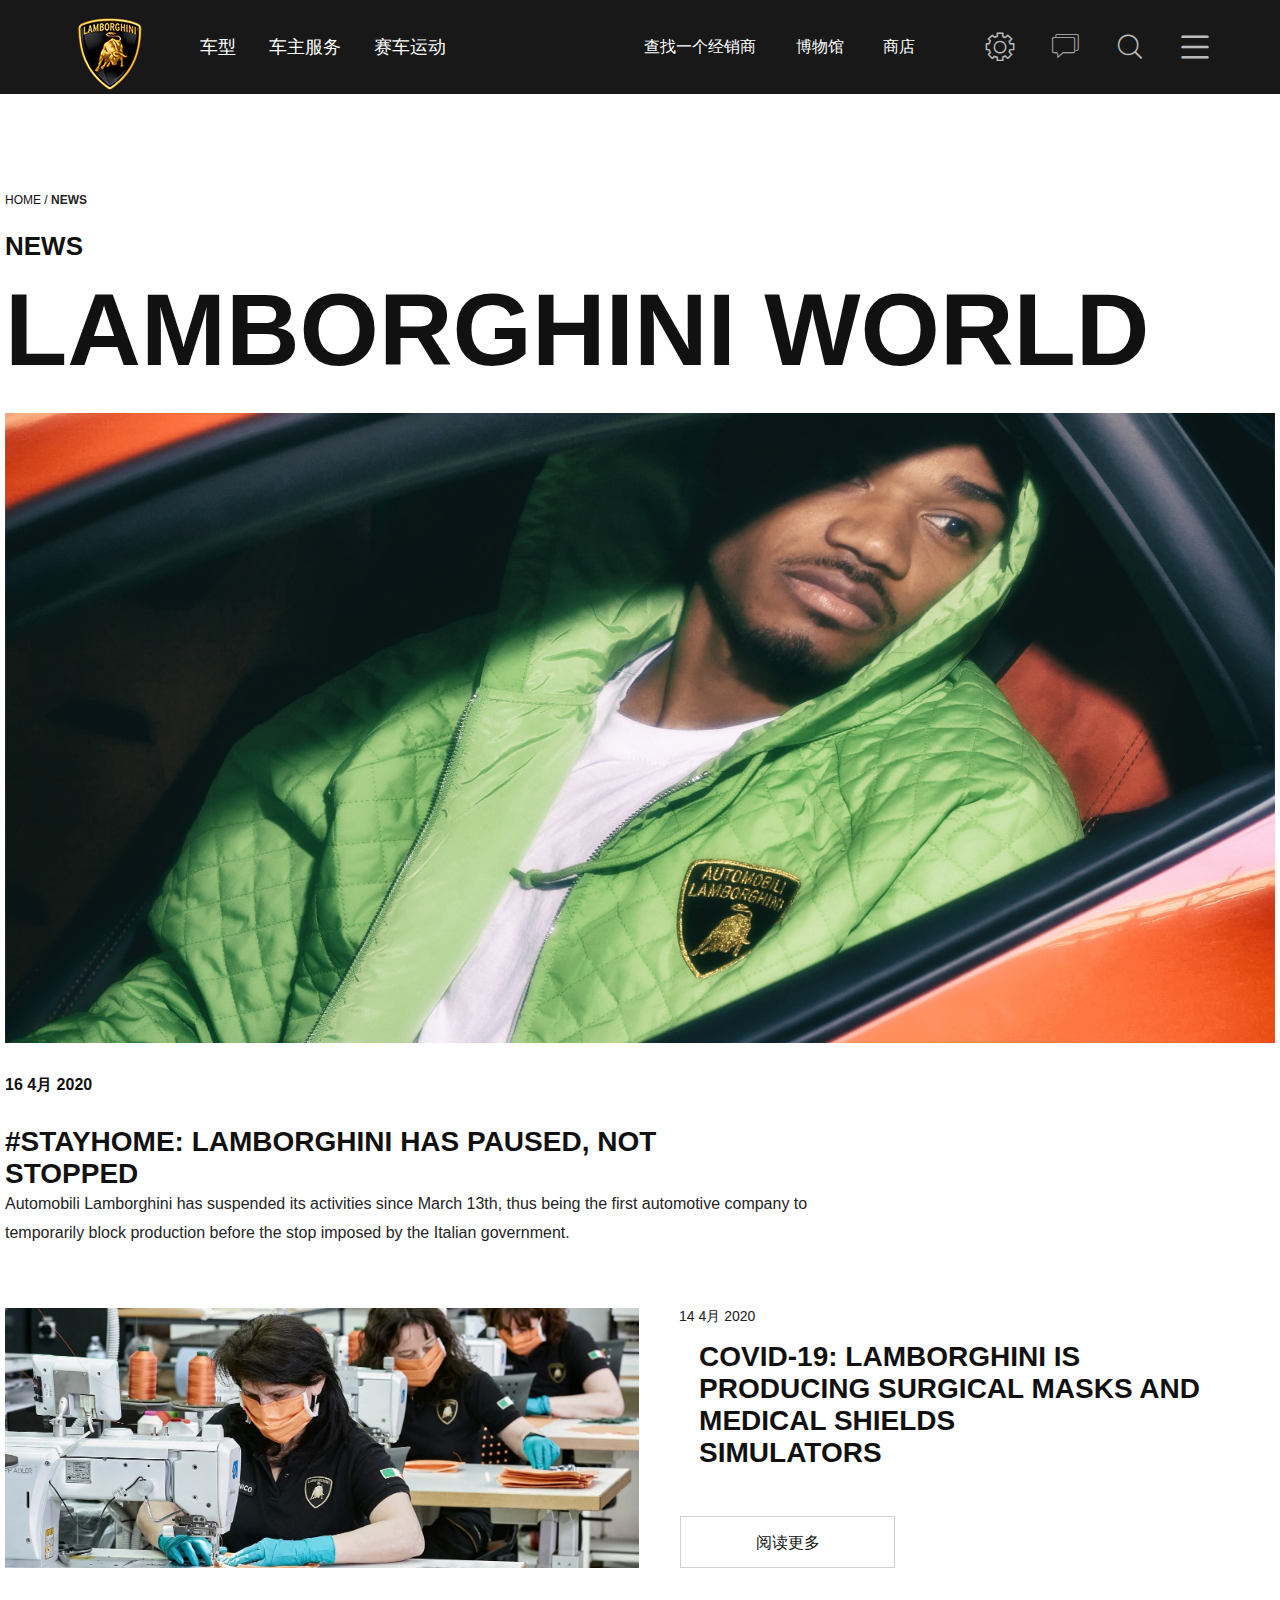
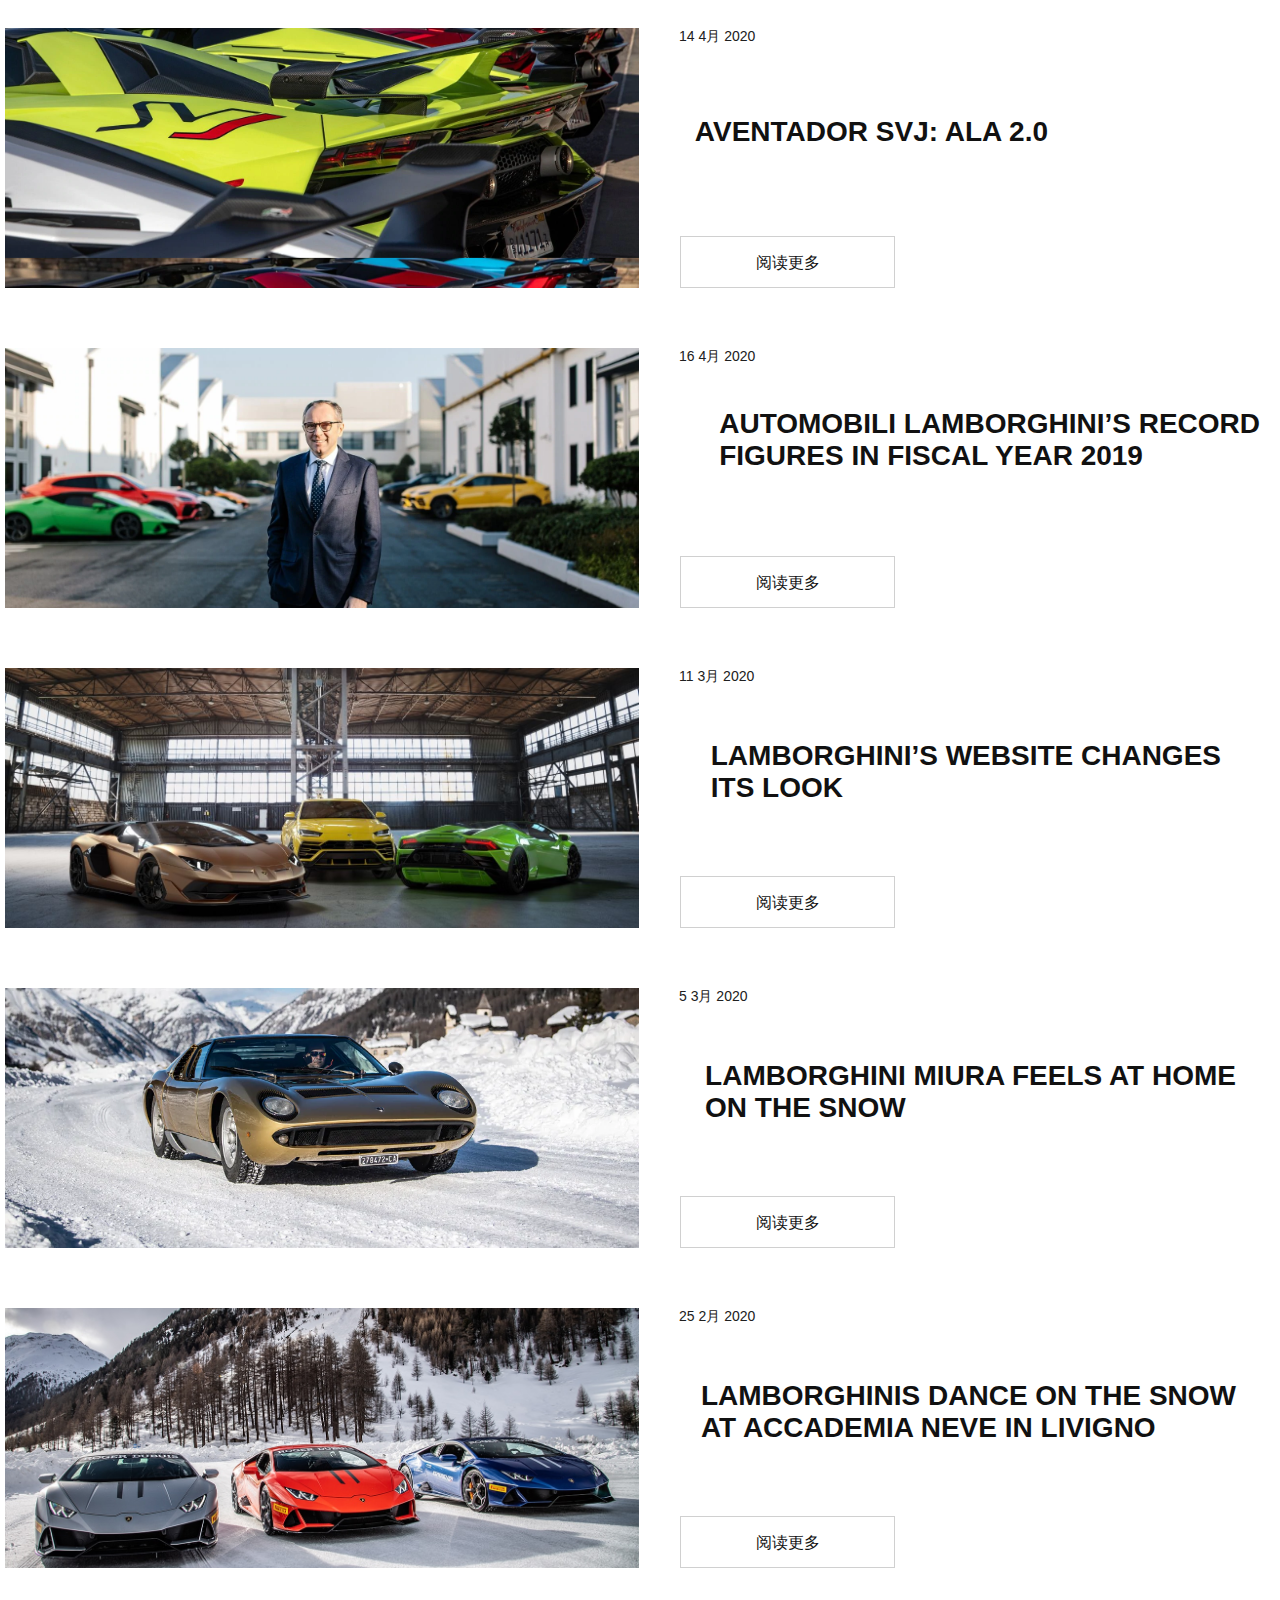
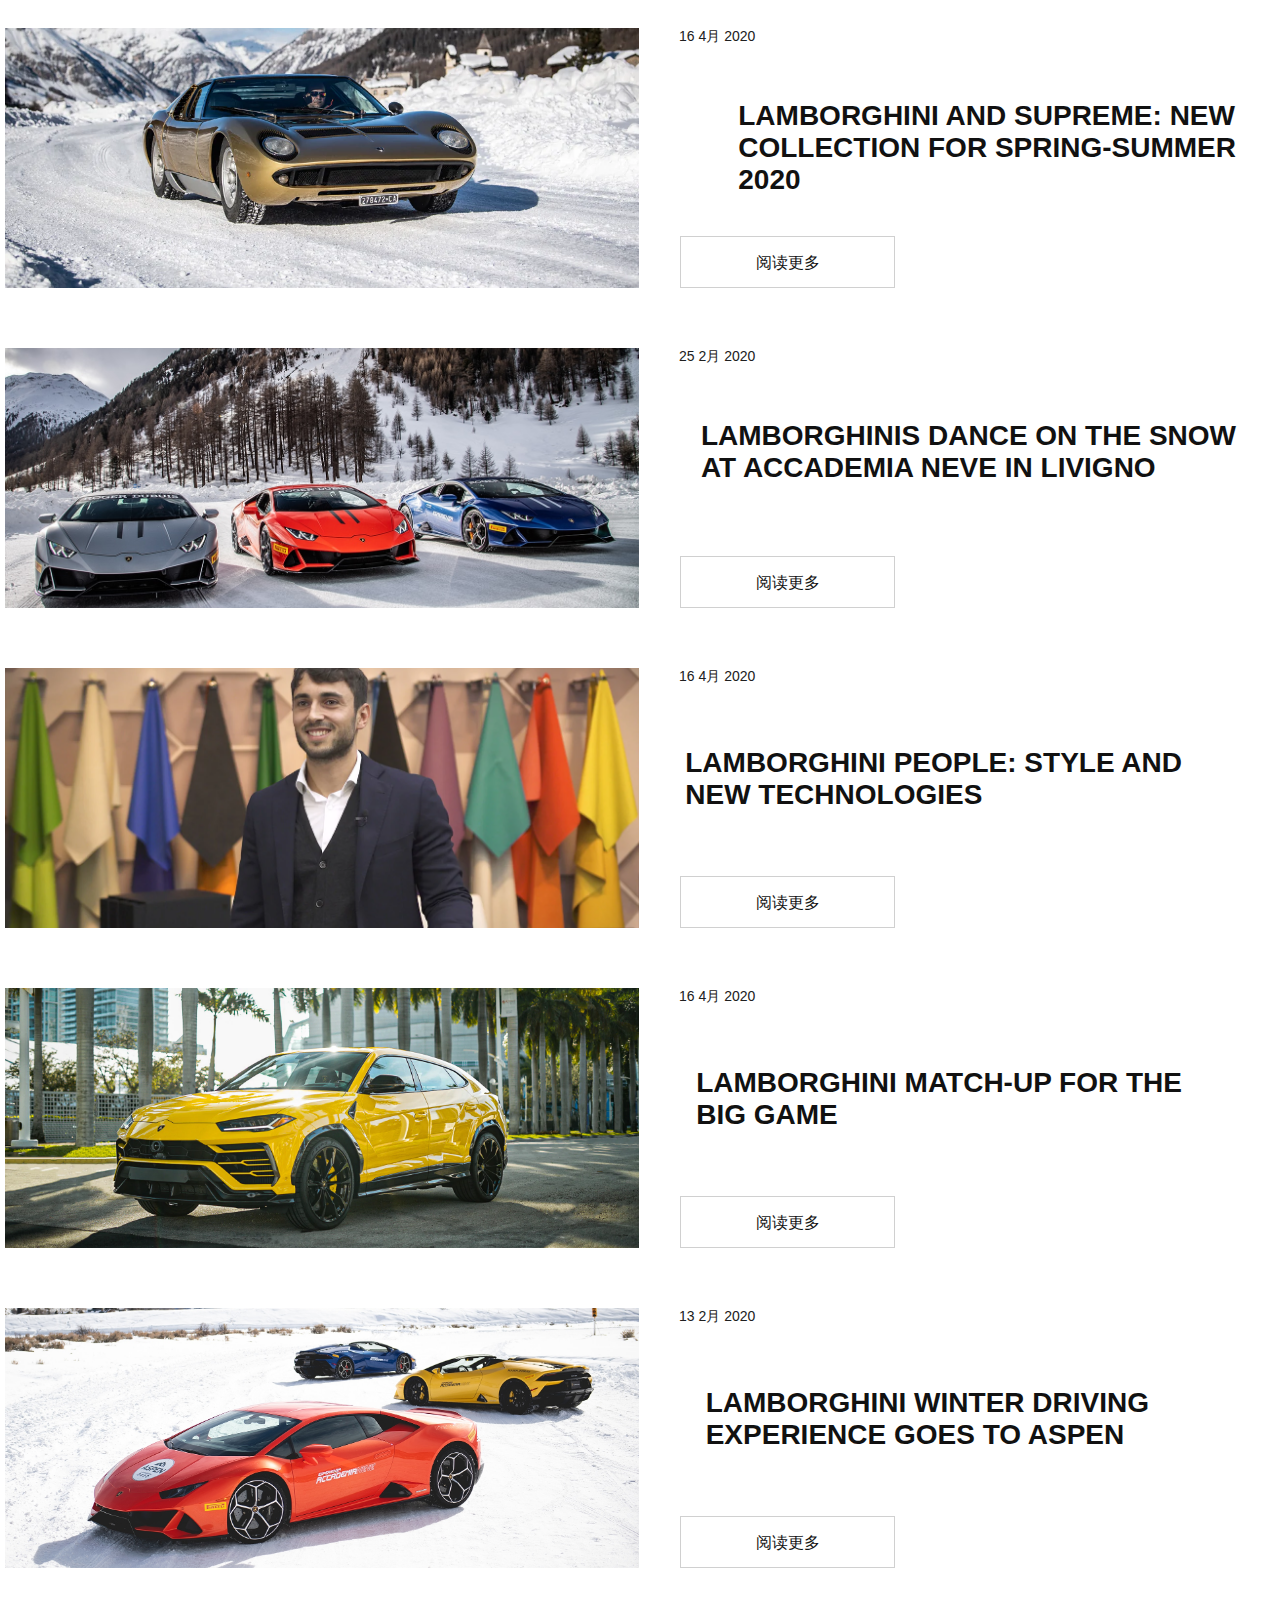
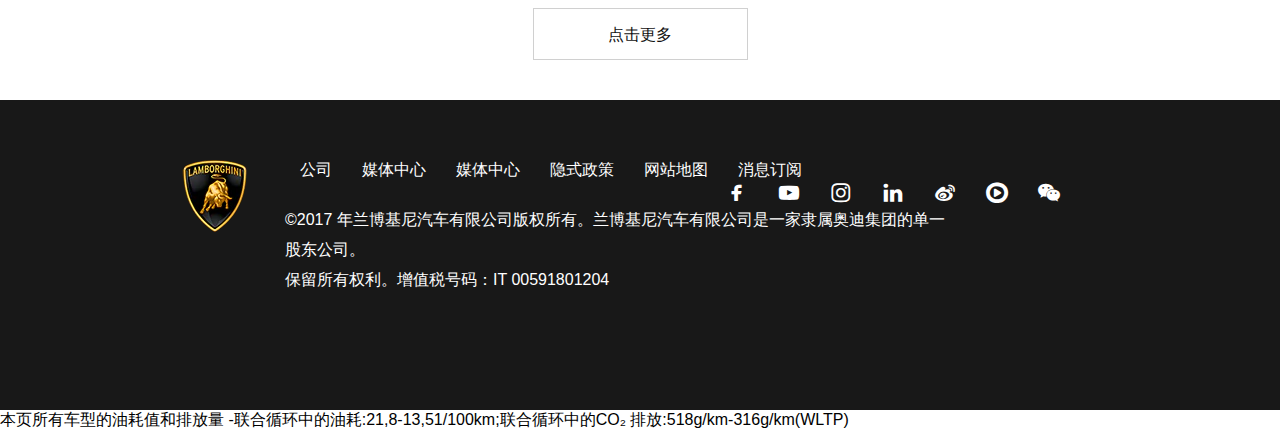
<file: Lamborghini world.html>
<!DOCTYPE html>
<html lang="en">

<head>
    <meta charset="UTF-8">
    <meta name="viewport" content="width=device-width, initial-scale=1.0">
    <title>兰博基尼官网</title>
    <link rel="shortcut icon" href="favicon.ico" />
    <link rel="stylesheet" href="./iconfont/iconfont.css">
    <link rel="stylesheet" href="./css/style.css">
    <link rel="stylesheet" href="./css/Automobili Lamborghini’s commitment.css">
    <script src="./js/animate.js"></script>
    <script src="./lib/jquery-3.4.1.min.js"></script>
</head>

<body>
    <!-- 1.顶部导航栏 -->
    <nav>
        <!-- 1.1顶部导航栏左侧 -->
        <div class="nav-left">
            <ul class="nav-left-menu">
                <li class="car">车型
                    <span class="car-bottom"></span>
                </li>
                <li class="service">车主服务
                    <span class="car-bottom"></span>
                </li>
                <li class="match">赛车运动
                    <span class="car-bottom"></span>
                </li>
            </ul>
            <!-- 1.1.1车型一级下拉列表 -->
            <ul class="car-menu">
                <li class="car-menu-one">AVENTADOR</li>
                <li class="car-menu-two">HURACAN</li>
                <li class="car-menu-three">URUS</li>
                <li class="car-menu-four">限量系类</li>
                <li class="car-menu-five">概念车</li>
            </ul>
            <div class="nav-two">
                <!-- 1.1.1.1车型二级下拉列表1 -->
                <ul class="car-menu-first">
                    <li class="car-menu-first-one"> AVENTADOR S</li>
                    <li class="car-menu-first-two"> AVENTADOR S ROADSTER</li>
                    <li class="car-menu-first-three"> AVENTADOR SVJ</li>
                    <li class="car-menu-first-four"> AVENTADOR SVJ ROADSTER</li>
                </ul>
                <!-- 1.1.1.2车型二级下拉列表2 -->
                <ul class="car-menu-second">
                    <li class="car-menu-second-one"> HURACAN EVO</li>
                    <li class="car-menu-second-two"> HURACAN EVO SPYDER</li>
                    <li class="car-menu-second-three"> HURACAN EVO RWD</li>
                </ul>
                <!-- 1.1.1.2车型二级下拉列表3 -->
                <ul class="car-menu-third">
                    <li>SIAN FKP 37</li>
                    <li>CENTENARIO ROADSTER</li>
                    <li>CENTENARIO</li>
                </ul>
                <!-- 1.1.1.2车型二级下拉列表4 -->
                <ul class="car-menu-fourth">
                    <li>TERZO MILLENNIO</li>
                    <li> ASTERION</li>
                    <li> ESTOQUE</li>
                </ul>
            </div>
            <!-- 1.1.2车型三级下拉列表 -->
            <div class="car-parameter">
                <div class="nav-third nav-third-one">
                    <div class="nav-third-car">
                        <!-- 图片 -->
                        <img src="./img/HQ-Aventador-S.webp" alt="">
                        <!-- 汽车参数 -->

                        <div class="nav-third-one-top">
                            <div class="hexagon">
                                <svg xmlns="http://www.w3.org/2000/svg" viewBox="0 0 50.464 58.271" class="exagon">
                                    <g stroke-width="1.5" transform="translate(-1624 -187.923)">
                                        <path class="background exagon"
                                            d="M50.464 43.992L25.732 58.271 1 43.992V15.434L25.732 1.155l24.732 14.279z"
                                            transform="translate(1623.5 187.345)"></path>
                                        <path class="foreground right" d="M0 0l7.432 5.674L14.864 0"
                                            transform="rotate(-90 935.432 -711.068)">
                                        </path>
                                    </g>
                                </svg>
                            </div>
                            <span>创建您的AVENTADOR</span>
                            <p>从这里开始您的配置</p>
                        </div>
                        <div class="nav-third-one-center"></div>
                        <div class="nav-third-one-bottom-right">
                            <span>0-100 KM/H</span>
                            <p>2,9s</p>
                        </div>
                        <div class="nav-third-one-bottom-bottom">
                            <span>最高速度</span>
                            <p>350KM/H</p>
                        </div>
                        <div class="nav-third-one-bottom-left-bottom">
                            <span>最大功率（CV）/最大功率（KW）</span>
                            <p>740CV/550KW</p>
                        </div>
                        <div class="nav-third-one-bottom-left">
                            <div class="hexagon">
                                <svg xmlns="http://www.w3.org/2000/svg" viewBox="0 0 50.464 58.271" class="exagon">
                                    <g stroke-width="1.5" transform="translate(-1624 -187.923)">
                                        <path class="background exagon"
                                            d="M50.464 43.992L25.732 58.271 1 43.992V15.434L25.732 1.155l24.732 14.279z"
                                            transform="translate(1623.5 187.345)"></path>
                                        <path class="foreground right" d="M0 0l7.432 5.674L14.864 0"
                                            transform="rotate(-90 935.432 -711.068)">
                                        </path>
                                    </g>
                                </svg>
                            </div>
                            <span> AVENTADOR S</span>
                            <p>车型信息</p>
                        </div>
                    </div>
                </div>
                <div class="nav-third nav-third-two">
                    <div class="nav-third-car">
                        <!-- 图片 -->
                        <img src="./img/HQ-Aventador-S-Roadster.webp" alt="">
                        <!-- 汽车参数 -->

                        <div class="nav-third-one-top">
                            <div class="hexagon">
                                <svg xmlns="http://www.w3.org/2000/svg" viewBox="0 0 50.464 58.271" class="exagon">
                                    <g stroke-width="1.5" transform="translate(-1624 -187.923)">
                                        <path class="background exagon"
                                            d="M50.464 43.992L25.732 58.271 1 43.992V15.434L25.732 1.155l24.732 14.279z"
                                            transform="translate(1623.5 187.345)"></path>
                                        <path class="foreground right" d="M0 0l7.432 5.674L14.864 0"
                                            transform="rotate(-90 935.432 -711.068)">
                                        </path>
                                    </g>
                                </svg>
                            </div>
                            <span>创建您的AVENTADOR</span>
                            <p>从这里开始您的配置</p>
                        </div>
                        <div class="nav-third-one-center"></div>
                        <div class="nav-third-one-bottom-right">
                            <span>0-100 KM/H</span>
                            <p>2,9s</p>
                        </div>
                        <div class="nav-third-one-bottom-bottom">
                            <span>最高速度</span>
                            <p>350KM/H</p>
                        </div>
                        <div class="nav-third-one-bottom-left-bottom">
                            <span>最大功率（CV）/最大功率（KW）</span>
                            <p>740CV/550KW</p>
                        </div>
                        <div class="nav-third-one-bottom-left">
                            <div class="hexagon">
                                <svg xmlns="http://www.w3.org/2000/svg" viewBox="0 0 50.464 58.271" class="exagon">
                                    <g stroke-width="1.5" transform="translate(-1624 -187.923)">
                                        <path class="background exagon"
                                            d="M50.464 43.992L25.732 58.271 1 43.992V15.434L25.732 1.155l24.732 14.279z"
                                            transform="translate(1623.5 187.345)"></path>
                                        <path class="foreground right" d="M0 0l7.432 5.674L14.864 0"
                                            transform="rotate(-90 935.432 -711.068)">
                                        </path>
                                    </g>
                                </svg>
                            </div>
                            <span> AVENTADOR S</span>
                            <p>车型信息</p>
                        </div>
                    </div>
                </div>
                <div class="nav-third nav-third-three">
                    <div class="nav-third-car">
                        <!-- 图片 -->
                        <img src="./img/HQ-Aventador-SVJ.png" alt="">
                        <!-- 汽车参数 -->

                        <div class="nav-third-one-top">
                            <div class="hexagon">
                                <svg xmlns="http://www.w3.org/2000/svg" viewBox="0 0 50.464 58.271" class="exagon">
                                    <g stroke-width="1.5" transform="translate(-1624 -187.923)">
                                        <path class="background exagon"
                                            d="M50.464 43.992L25.732 58.271 1 43.992V15.434L25.732 1.155l24.732 14.279z"
                                            transform="translate(1623.5 187.345)"></path>
                                        <path class="foreground right" d="M0 0l7.432 5.674L14.864 0"
                                            transform="rotate(-90 935.432 -711.068)">
                                        </path>
                                    </g>
                                </svg>
                            </div>
                            <span>创建您的AVENTADOR</span>
                            <p>从这里开始您的配置</p>
                        </div>
                        <div class="nav-third-one-center"></div>
                        <div class="nav-third-one-bottom-right">
                            <span>0-100 KM/H</span>
                            <p>2,9s</p>
                        </div>
                        <div class="nav-third-one-bottom-bottom">
                            <span>最高速度</span>
                            <p>350KM/H</p>
                        </div>
                        <div class="nav-third-one-bottom-left-bottom">
                            <span>最大功率（CV）/最大功率（KW）</span>
                            <p>740CV/550KW</p>
                        </div>
                        <div class="nav-third-one-bottom-left">
                            <div class="hexagon">
                                <svg xmlns="http://www.w3.org/2000/svg" viewBox="0 0 50.464 58.271" class="exagon">
                                    <g stroke-width="1.5" transform="translate(-1624 -187.923)">
                                        <path class="background exagon"
                                            d="M50.464 43.992L25.732 58.271 1 43.992V15.434L25.732 1.155l24.732 14.279z"
                                            transform="translate(1623.5 187.345)"></path>
                                        <path class="foreground right" d="M0 0l7.432 5.674L14.864 0"
                                            transform="rotate(-90 935.432 -711.068)">
                                        </path>
                                    </g>
                                </svg>
                            </div>
                            <span> AVENTADOR S</span>
                            <p>车型信息</p>
                        </div>
                    </div>
                </div>
                <div class="nav-third nav-third-four">
                    <div class="nav-third-car">
                        <!-- 图片 -->
                        <img src="./img/HQ-Aventador-SVJ-Roadster.png" alt="">
                        <!-- 汽车参数 -->

                        <div class="nav-third-one-top">
                            <div class="hexagon">
                                <svg xmlns="http://www.w3.org/2000/svg" viewBox="0 0 50.464 58.271" class="exagon">
                                    <g stroke-width="1.5" transform="translate(-1624 -187.923)">
                                        <path class="background exagon"
                                            d="M50.464 43.992L25.732 58.271 1 43.992V15.434L25.732 1.155l24.732 14.279z"
                                            transform="translate(1623.5 187.345)"></path>
                                        <path class="foreground right" d="M0 0l7.432 5.674L14.864 0"
                                            transform="rotate(-90 935.432 -711.068)">
                                        </path>
                                    </g>
                                </svg>
                            </div>
                            <span>创建您的AVENTADOR</span>
                            <p>从这里开始您的配置</p>
                        </div>
                        <div class="nav-third-one-center"></div>
                        <div class="nav-third-one-bottom-right">
                            <span>0-100 KM/H</span>
                            <p>2,9s</p>
                        </div>
                        <div class="nav-third-one-bottom-bottom">
                            <span>最高速度</span>
                            <p>350KM/H</p>
                        </div>
                        <div class="nav-third-one-bottom-left-bottom">
                            <span>最大功率（CV）/最大功率（KW）</span>
                            <p>740CV/550KW</p>
                        </div>
                        <div class="nav-third-one-bottom-left">
                            <div class="hexagon">
                                <svg xmlns="http://www.w3.org/2000/svg" viewBox="0 0 50.464 58.271" class="exagon">
                                    <g stroke-width="1.5" transform="translate(-1624 -187.923)">
                                        <path class="background exagon"
                                            d="M50.464 43.992L25.732 58.271 1 43.992V15.434L25.732 1.155l24.732 14.279z"
                                            transform="translate(1623.5 187.345)"></path>
                                        <path class="foreground right" d="M0 0l7.432 5.674L14.864 0"
                                            transform="rotate(-90 935.432 -711.068)">
                                        </path>
                                    </g>
                                </svg>
                            </div>
                            <span> AVENTADOR S</span>
                            <p>车型信息</p>
                        </div>
                    </div>
                </div>
                <!-- 一级菜单栏第二个三级菜单栏 -->
                <div class="nav-third nav-third-five">
                    <div class="nav-third-car">
                        <!-- 图片 -->
                        <img src="./img/evo.webp" alt="">
                        <!-- 汽车参数 -->
                        <div class="nav-third-one-top">
                            <div class="hexagon">
                                <svg xmlns="http://www.w3.org/2000/svg" viewBox="0 0 50.464 58.271" class="exagon">
                                    <g stroke-width="1.5" transform="translate(-1624 -187.923)">
                                        <path class="background exagon"
                                            d="M50.464 43.992L25.732 58.271 1 43.992V15.434L25.732 1.155l24.732 14.279z"
                                            transform="translate(1623.5 187.345)"></path>
                                        <path class="foreground right" d="M0 0l7.432 5.674L14.864 0"
                                            transform="rotate(-90 935.432 -711.068)">
                                        </path>
                                    </g>
                                </svg>
                            </div>
                            <span>创建您的AVENTADOR</span>
                            <p>从这里开始您的配置</p>
                        </div>
                        <div class="nav-third-one-center"></div>
                        <div class="nav-third-one-bottom-right">
                            <span>0-100 KM/H</span>
                            <p>2,9s</p>
                        </div>
                        <div class="nav-third-one-bottom-bottom">
                            <span>最高速度</span>
                            <p>350KM/H</p>
                        </div>
                        <div class="nav-third-one-bottom-left-bottom">
                            <span>最大功率（CV）/最大功率（KW）</span>
                            <p>740CV/550KW</p>
                        </div>
                        <div class="nav-third-one-bottom-left">
                            <div class="hexagon">
                                <svg xmlns="http://www.w3.org/2000/svg" viewBox="0 0 50.464 58.271" class="exagon">
                                    <g stroke-width="1.5" transform="translate(-1624 -187.923)">
                                        <path class="background exagon"
                                            d="M50.464 43.992L25.732 58.271 1 43.992V15.434L25.732 1.155l24.732 14.279z"
                                            transform="translate(1623.5 187.345)"></path>
                                        <path class="foreground right" d="M0 0l7.432 5.674L14.864 0"
                                            transform="rotate(-90 935.432 -711.068)">
                                        </path>
                                    </g>
                                </svg>
                            </div>
                            <span> AVENTADOR S</span>
                            <p>车型信息</p>
                        </div>
                    </div>
                </div>
                <div class="nav-third nav-third-six">
                    <div class="nav-third-car">
                        <!-- 图片 -->
                        <img src="./img/HQ-Huracan-EVO-RWD.webp" alt="">
                        <!-- 汽车参数 -->

                        <div class="nav-third-one-top">
                            <div class="hexagon">
                                <svg xmlns="http://www.w3.org/2000/svg" viewBox="0 0 50.464 58.271" class="exagon">
                                    <g stroke-width="1.5" transform="translate(-1624 -187.923)">
                                        <path class="background exagon"
                                            d="M50.464 43.992L25.732 58.271 1 43.992V15.434L25.732 1.155l24.732 14.279z"
                                            transform="translate(1623.5 187.345)"></path>
                                        <path class="foreground right" d="M0 0l7.432 5.674L14.864 0"
                                            transform="rotate(-90 935.432 -711.068)">
                                        </path>
                                    </g>
                                </svg>
                            </div>
                            <span>创建您的AVENTADOR</span>
                            <p>从这里开始您的配置</p>
                        </div>
                        <div class="nav-third-one-center"></div>
                        <div class="nav-third-one-bottom-right">
                            <span>0-100 KM/H</span>
                            <p>2,9s</p>
                        </div>
                        <div class="nav-third-one-bottom-bottom">
                            <span>最高速度</span>
                            <p>350KM/H</p>
                        </div>
                        <div class="nav-third-one-bottom-left-bottom">
                            <span>最大功率（CV）/最大功率（KW）</span>
                            <p>740CV/550KW</p>
                        </div>
                        <div class="nav-third-one-bottom-left">
                            <div class="hexagon">
                                <svg xmlns="http://www.w3.org/2000/svg" viewBox="0 0 50.464 58.271" class="exagon">
                                    <g stroke-width="1.5" transform="translate(-1624 -187.923)">
                                        <path class="background exagon"
                                            d="M50.464 43.992L25.732 58.271 1 43.992V15.434L25.732 1.155l24.732 14.279z"
                                            transform="translate(1623.5 187.345)"></path>
                                        <path class="foreground right" d="M0 0l7.432 5.674L14.864 0"
                                            transform="rotate(-90 935.432 -711.068)">
                                        </path>
                                    </g>
                                </svg>
                            </div>
                            <span> AVENTADOR S</span>
                            <p>车型信息</p>
                        </div>
                    </div>
                </div>
                <div class="nav-third nav-third-seven">
                    <div class="nav-third-car">
                        <!-- 图片 -->
                        <img src="./img/HQ-Huracan-EVO-Spyder.webp" alt="">
                        <!-- 汽车参数 -->

                        <div class="nav-third-one-top">
                            <div class="hexagon">
                                <svg xmlns="http://www.w3.org/2000/svg" viewBox="0 0 50.464 58.271" class="exagon">
                                    <g stroke-width="1.5" transform="translate(-1624 -187.923)">
                                        <path class="background exagon"
                                            d="M50.464 43.992L25.732 58.271 1 43.992V15.434L25.732 1.155l24.732 14.279z"
                                            transform="translate(1623.5 187.345)"></path>
                                        <path class="foreground right" d="M0 0l7.432 5.674L14.864 0"
                                            transform="rotate(-90 935.432 -711.068)">
                                        </path>
                                    </g>
                                </svg>
                            </div>
                            <span>创建您的AVENTADOR</span>
                            <p>从这里开始您的配置</p>
                        </div>
                        <div class="nav-third-one-center"></div>
                        <div class="nav-third-one-bottom-right">
                            <span>0-100 KM/H</span>
                            <p>2,9s</p>
                        </div>
                        <div class="nav-third-one-bottom-bottom">
                            <span>最高速度</span>
                            <p>350KM/H</p>
                        </div>
                        <div class="nav-third-one-bottom-left-bottom">
                            <span>最大功率（CV）/最大功率（KW）</span>
                            <p>740CV/550KW</p>
                        </div>
                        <div class="nav-third-one-bottom-left">
                            <div class="hexagon">
                                <svg xmlns="http://www.w3.org/2000/svg" viewBox="0 0 50.464 58.271" class="exagon">
                                    <g stroke-width="1.5" transform="translate(-1624 -187.923)">
                                        <path class="background exagon"
                                            d="M50.464 43.992L25.732 58.271 1 43.992V15.434L25.732 1.155l24.732 14.279z"
                                            transform="translate(1623.5 187.345)"></path>
                                        <path class="foreground right" d="M0 0l7.432 5.674L14.864 0"
                                            transform="rotate(-90 935.432 -711.068)">
                                        </path>
                                    </g>
                                </svg>
                            </div>
                            <span> AVENTADOR S</span>
                            <p>车型信息</p>
                        </div>
                    </div>
                </div>
                <!-- 一级菜单栏第三个三级菜单栏 -->
                <div class="nav-third nav-third-eight">
                    <div class="nav-third-car">
                        <!-- 图片 -->
                        <img src="./img/HQ Urus.webp" alt="">
                        <!-- 汽车参数 -->

                        <div class="nav-third-one-top">
                            <div class="hexagon">
                                <svg xmlns="http://www.w3.org/2000/svg" viewBox="0 0 50.464 58.271" class="exagon">
                                    <g stroke-width="1.5" transform="translate(-1624 -187.923)">
                                        <path class="background exagon"
                                            d="M50.464 43.992L25.732 58.271 1 43.992V15.434L25.732 1.155l24.732 14.279z"
                                            transform="translate(1623.5 187.345)"></path>
                                        <path class="foreground right" d="M0 0l7.432 5.674L14.864 0"
                                            transform="rotate(-90 935.432 -711.068)">
                                        </path>
                                    </g>
                                </svg>
                            </div>
                            <span>创建您的AVENTADOR</span>
                            <p>从这里开始您的配置</p>
                        </div>
                        <div class="nav-third-one-center"></div>
                        <div class="nav-third-one-bottom-right">
                            <span>0-100 KM/H</span>
                            <p>2,9s</p>
                        </div>
                        <div class="nav-third-one-bottom-bottom">
                            <span>最高速度</span>
                            <p>350KM/H</p>
                        </div>
                        <div class="nav-third-one-bottom-left-bottom">
                            <span>最大功率（CV）/最大功率（KW）</span>
                            <p>740CV/550KW</p>
                        </div>
                        <div class="nav-third-one-bottom-left">
                            <div class="hexagon">
                                <svg xmlns="http://www.w3.org/2000/svg" viewBox="0 0 50.464 58.271" class="exagon">
                                    <g stroke-width="1.5" transform="translate(-1624 -187.923)">
                                        <path class="background exagon"
                                            d="M50.464 43.992L25.732 58.271 1 43.992V15.434L25.732 1.155l24.732 14.279z"
                                            transform="translate(1623.5 187.345)"></path>
                                        <path class="foreground right" d="M0 0l7.432 5.674L14.864 0"
                                            transform="rotate(-90 935.432 -711.068)">
                                        </path>
                                    </g>
                                </svg>
                            </div>
                            <span> AVENTADOR S</span>
                            <p>车型信息</p>
                        </div>
                    </div>
                </div>
            </div>
            <!-- 1.1.3车主服务一级下拉列表 -->
            <ul class="service-menu">
                <li class="service-menu-one">FINANCIAL SERVICES</li>
                <li class="service-menu-two">AD PERSONAM</li>
                <li class="service-menu-three">原装辅件</li>
                <li class="service-menu-four">零配件</li>
                <li class="service-menu-five">协助与维护</li>
                <li class="service-menu-six">二手车</li>
                <li class="service-menu-seven">经典</li>
            </ul>

        </div>
        <!-- 1.2右侧顶部导航栏 -->
        <div class="nav-right">
            <!-- 1.2.1右侧顶部导航栏跳转链接 -->
            <div class="nav-right-left">
                <a href="">查找一个经销商
                    <span class="car-bottom"></span>
                </a>
                <a href="">博物馆
                    <span class="car-bottom"></span>
                </a>
                <a href="">商店
                    <span class="car-bottom"></span>
                </a>
            </div>
            <!-- 1.2.2右侧顶部导航栏功能 -->
            <div class="nav-right-right">
                <ul class=" iconfont icon-shezhi setUp">

                </ul>
                <ul class=" iconfont icon-duihuakuang2 chat">

                </ul>
                <ul class=" iconfont icon-sousuo search">

                </ul>
                <ul class=" iconfont icon-icon- list">

                </ul>
            </div>
        </div>
    </nav>
    
    <!-- 第二部分 -->
    <div class="article container">
        <div class="article-one">
            <h6>HOME / <span>NEWS</span> </h6>
            <h4>NEWS</h4>
            <h1>LAMBORGHINI WORLD</h1>
            <img src="./img/Cover Supreme_unica.jpg" alt="">
            <h5>16 4月 2020</h5>

            <a href="./Automobili Lamborghini’s commitment.html">#STAYHOME: LAMBORGHINI HAS PAUSED, NOT <br>
                STOPPED</a><br>

            <span>Automobili Lamborghini has suspended its activities since March 13th, thus being the first automotive
                company to
                <br> temporarily block production before the stop imposed by the Italian government. </span>
        </div>
        <!-- 文章1 -->
        <div class="article-two">
            <div class="article-img"></div>
            <h5>14 4月 2020</h5>
            <a href="">COVID-19: LAMBORGHINI IS <br>
                PRODUCING SURGICAL MASKS AND<br>
                MEDICAL SHIELDS<br>
                SIMULATORS</a>
            <div class="article-box">
                阅读更多
            </div>
        </div>
        <!-- 文章2 -->
        <div class="article-three">
            <div class="article-img">
            </div>
            <h5>14 4月 2020</h5>
            <a href="">AVENTADOR SVJ: ALA 2.0</a>
            <div class="article-box">
                阅读更多
            </div>
        </div>

        <!-- 文章3 -->
        <div class="article-four">
            <div class="article-img">
            </div>
            <h5>16 4月 2020</h5>
            <a href="">AUTOMOBILI LAMBORGHINI’S RECORD <br>
                FIGURES IN FISCAL YEAR 2019
            </a>
            <div class="article-box">
                阅读更多
            </div>
        </div>

        <!-- 文章4 -->

        <div class="article-five">
            <div class="article-img"></div>
            <h5>11 3月 2020</h5>
            <a href="">LAMBORGHINI’S WEBSITE CHANGES <br>
                ITS LOOK</a>
            <div class="article-box">
                阅读更多
            </div>
        </div>


        <!-- 文章5 -->

        <div class="article-six">
            <div class="article-img"></div>
            <h5>5 3月 2020</h5>
            <a href="">LAMBORGHINI MIURA FEELS AT HOME<br> ON THE SNOW
            </a>
            <div class="article-box">
                阅读更多
            </div>
        </div>

        <!-- 文章6-->
        <div class="article-seven">
            <div class="article-img"></div>
            <h5>25 2月 2020</h5>
            <a href="">LAMBORGHINIS DANCE ON THE SNOW<br> AT ACCADEMIA NEVE IN LIVIGNO
            </a>
            <div class="article-box">
                阅读更多
            </div>
        </div>
        <!-- 文章7 -->
        <div class="article-six">
            <div class="article-img"></div>
            <h5>16 4月 2020</h5>
            <a href="">LAMBORGHINI AND SUPREME: NEW <br>
                COLLECTION FOR SPRING-SUMMER <br>
                2020</a>
            <div class="article-box">
                阅读更多
            </div>
        </div>

        <!-- 文章8 -->
        <div class="article-seven">
            <div class="article-img"></div>
            <h5>25 2月 2020</h5>
            <a href="">LAMBORGHINIS DANCE ON THE SNOW<br> AT ACCADEMIA NEVE IN LIVIGNO
            </a>
            <div class="article-box">
                阅读更多
            </div>
        </div>
        <!-- 文章9 -->
        <div class="article-nine">
            <div class="article-img"></div>
            <h5>16 4月 2020</h5>
            <a href="">LAMBORGHINI PEOPLE: STYLE AND <br> NEW TECHNOLOGIES
            </a>
            <div class="article-box">
                阅读更多
            </div>
        </div>

        <!-- 文章10 -->
        <div class="article-ten">
            <div class="article-img"></div>
            <h5>16 4月 2020</h5>
            <a href="./Lamborghini Match-Up for the Big Game.html">LAMBORGHINI MATCH-UP FOR THE <br>
                BIG GAME</a>
            <div class="article-box">
                阅读更多
            </div>
        </div>

        <!-- 文章11 -->
        <div class="article-eleven">
            <div class="article-img"></div>
            <h5> 13 2月 2020</h5>
            <a href="">LAMBORGHINI WINTER DRIVING <br>
                EXPERIENCE GOES TO ASPEN</a>
            <div class="article-box">
                阅读更多
            </div>
        </div>
        <div class="article-more">
            <a href="">点击更多</a>
        </div>
    </div>
    <!-- 第三部分 其他 -->
    <div class="other">
        <img src="./img/logo.webp" alt="">
        <ul class="other-left">
            <li><a href="">公司</a>
                <span class="car-bottom"></li>
            <li><a href="">媒体中心</a>
                <span class="car-bottom"></li>
            <li><a href="">媒体中心</a>
                <span class="car-bottom"></li>
            <li><a href="">隐式政策</a>
                <span class="car-bottom"></li>
            <li><a href="">网站地图</a>
                <span class="car-bottom"></li>
            <li><a href="">消息订阅</a>
                <span class="car-bottom"></li>
        </ul>
        <ul class="other-right">
            <li><a href="" class="iconfont icon-facebook"></a></li>
            <li><a href="" class="iconfont .icon-twitter"></a></li>
            <li><a href="" class="iconfont icon-youtube"></a></li>
            <li><a href="" class="iconfont icon-instagram "></a></li>
            <li><a href="" class="iconfont icon-linkedin"></a></li>
            <li><a href="" class="iconfont icon-weibo"></a></li>
            <li><a href="" class="iconfont icon-youku"></a></li>
            <li><a href="" class="iconfont icon-weixin"></a></li>
        </ul>
        <p>©2017 年兰博基尼汽车有限公司版权所有。兰博基尼汽车有限公司是一家隶属奥迪集团的单一<br>
            股东公司。<br>
            保留所有权利。增值税号码：IT 00591801204</p>
    </div>
    <!-- 第四部分  末尾固定定位-->
    <div class="last">
        本页所有车型的油耗值和排放量 -联合循环中的油耗:21,8-13,51/100km;联合循环中的CO₂ 排放:518g/km-316g/km(WLTP)
    </div>
    <script src="./js/index.js"></script>
</body>

</html>
</file>
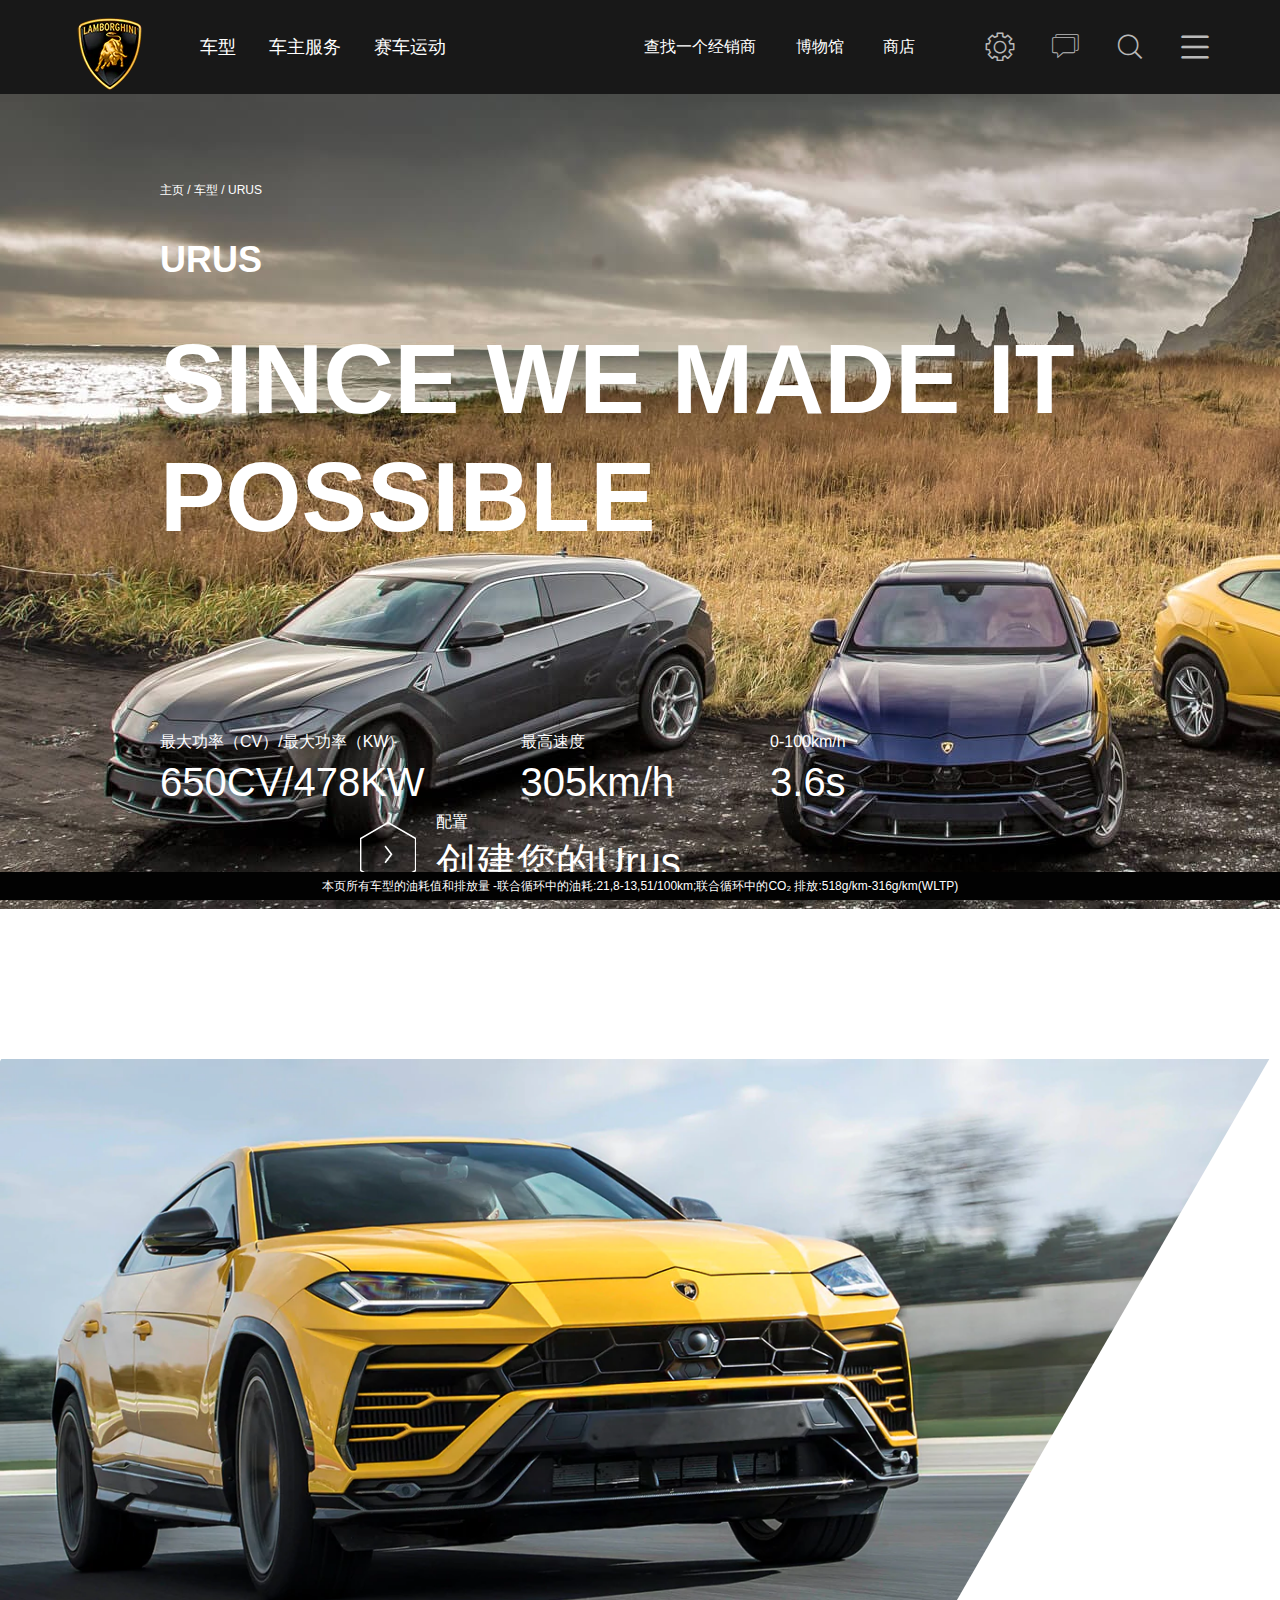
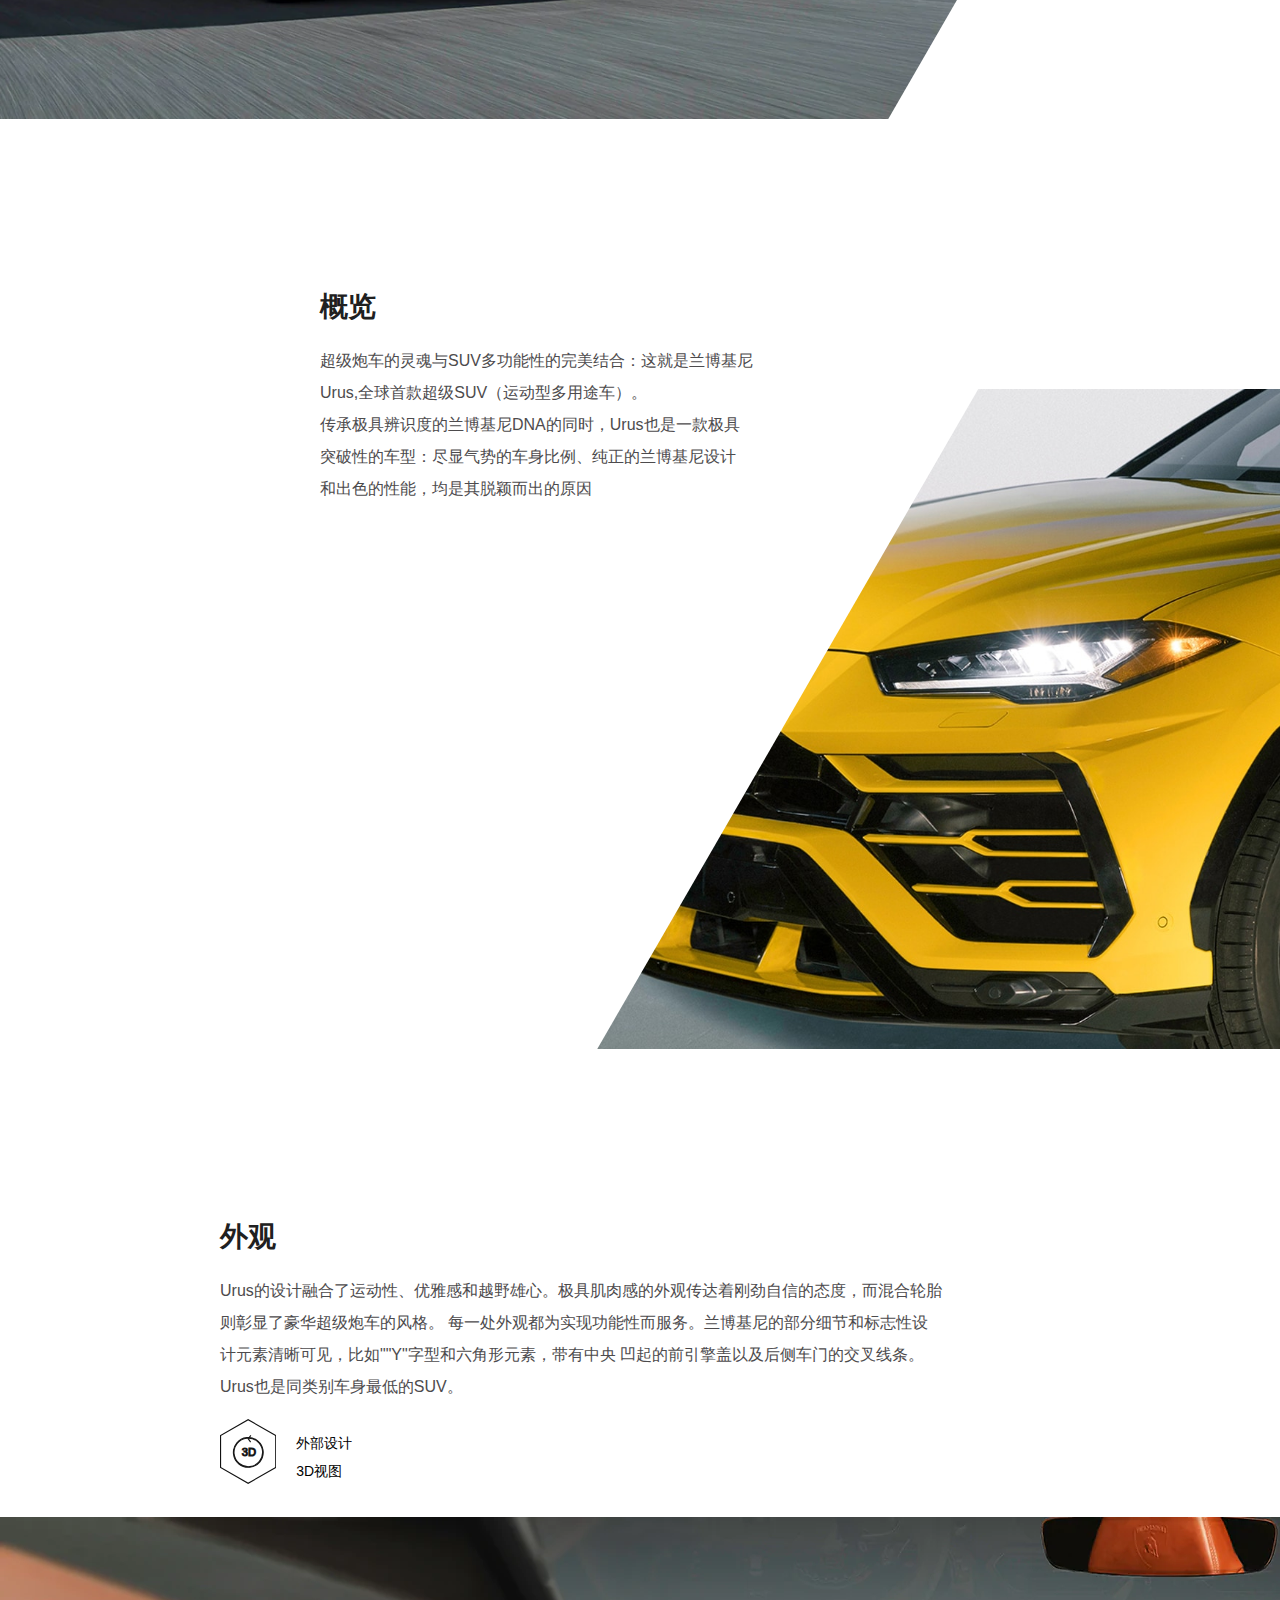
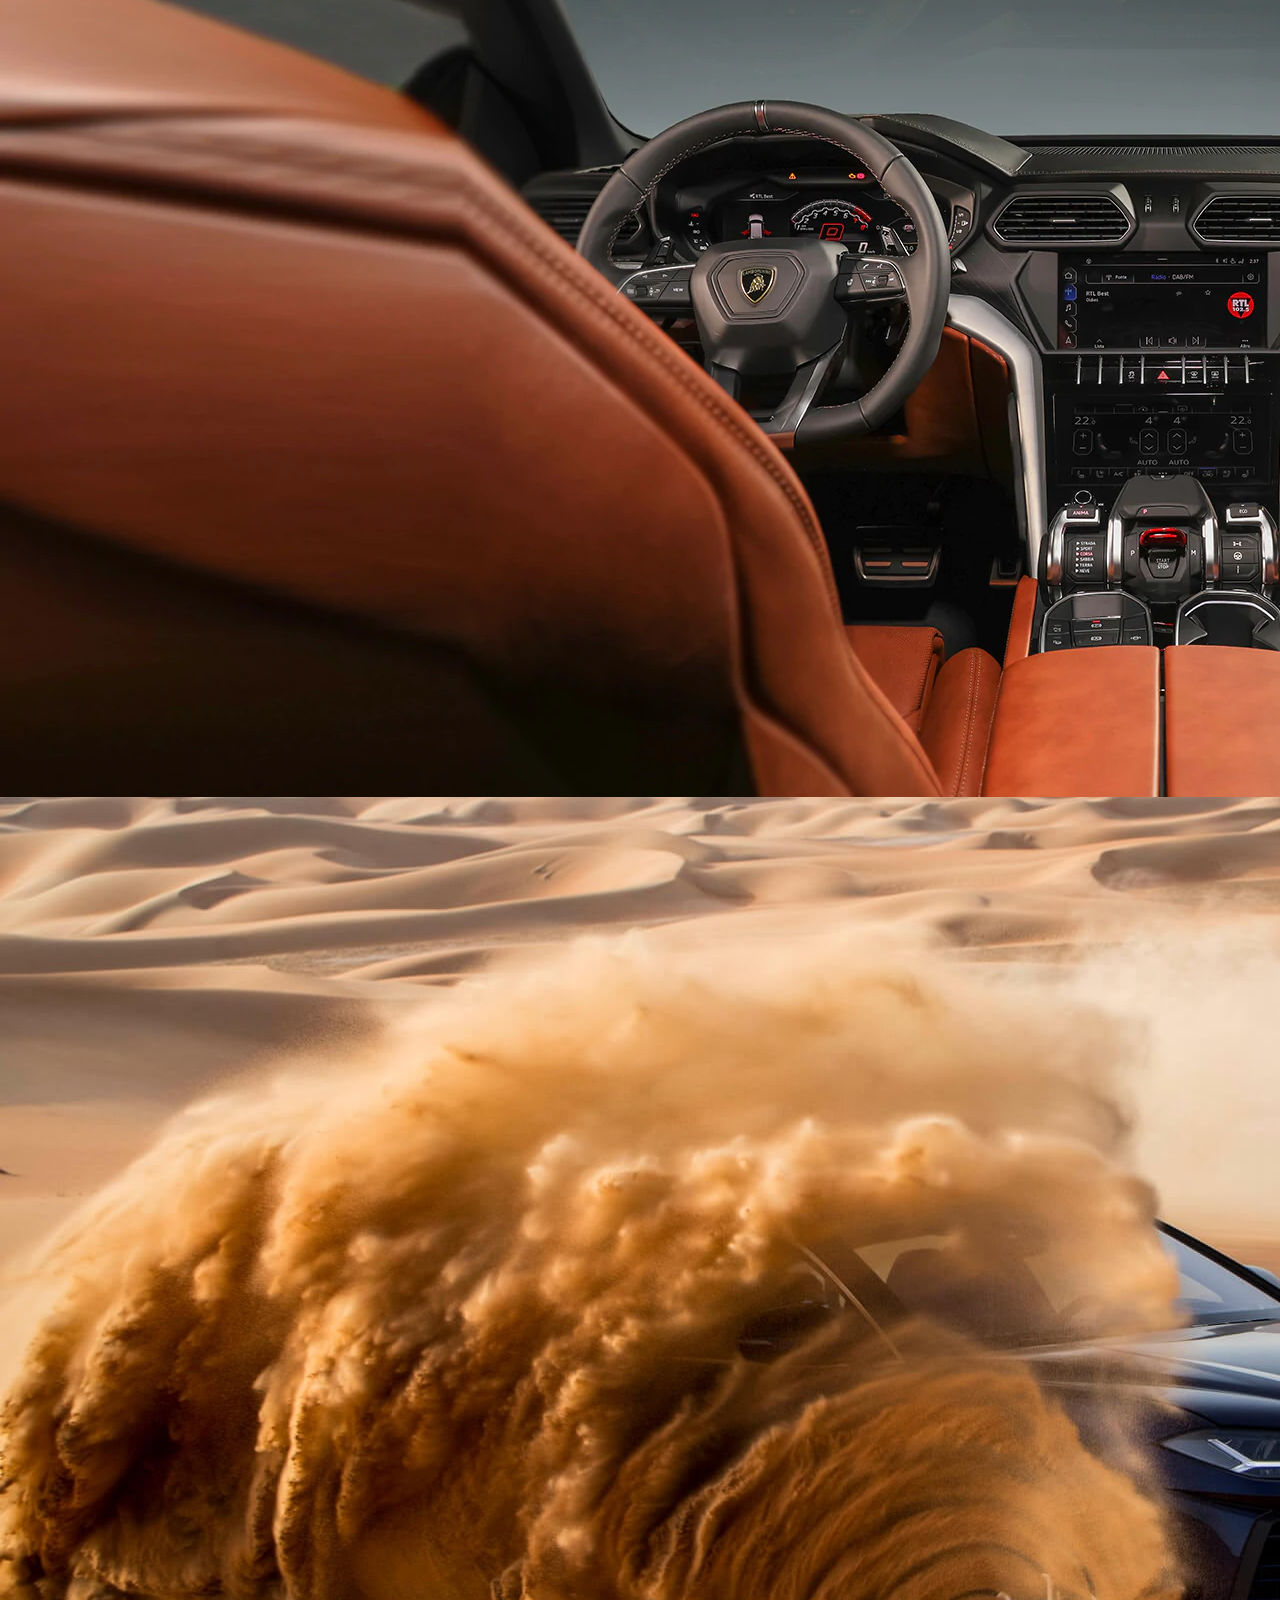
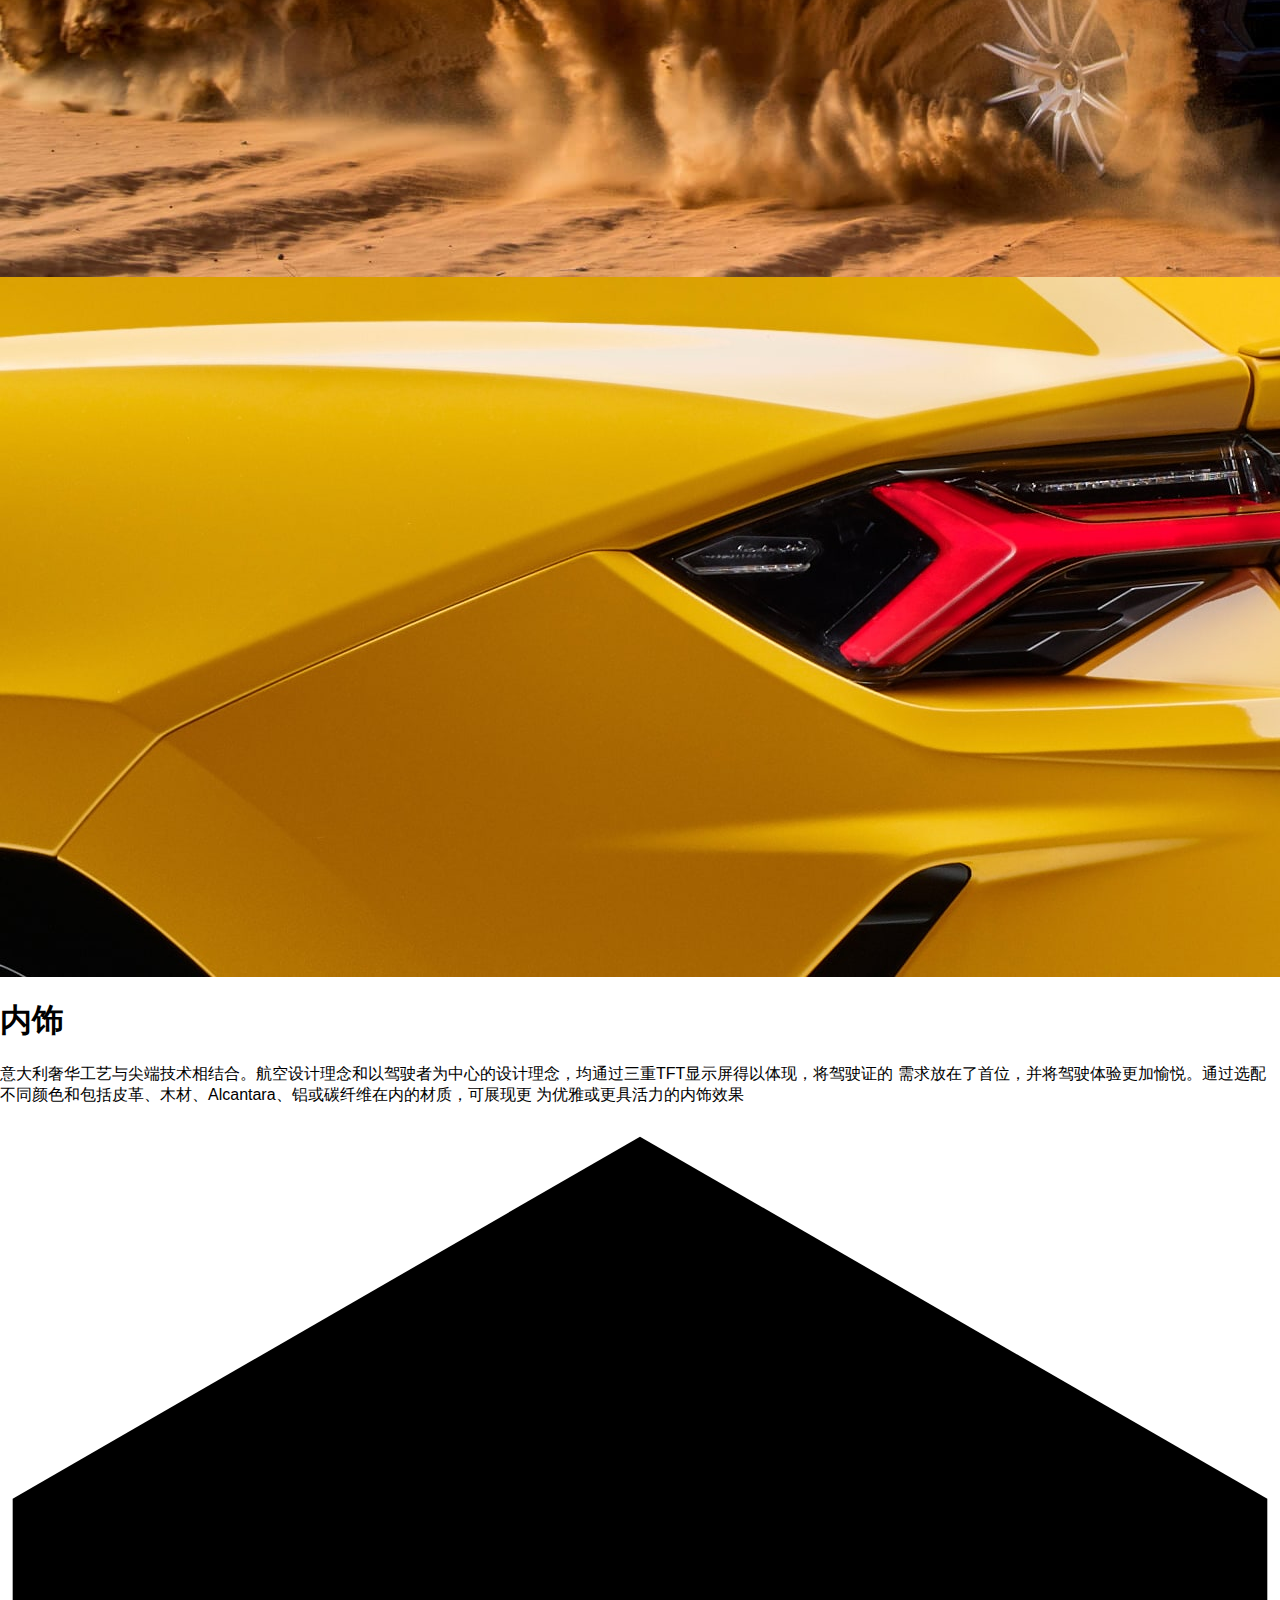
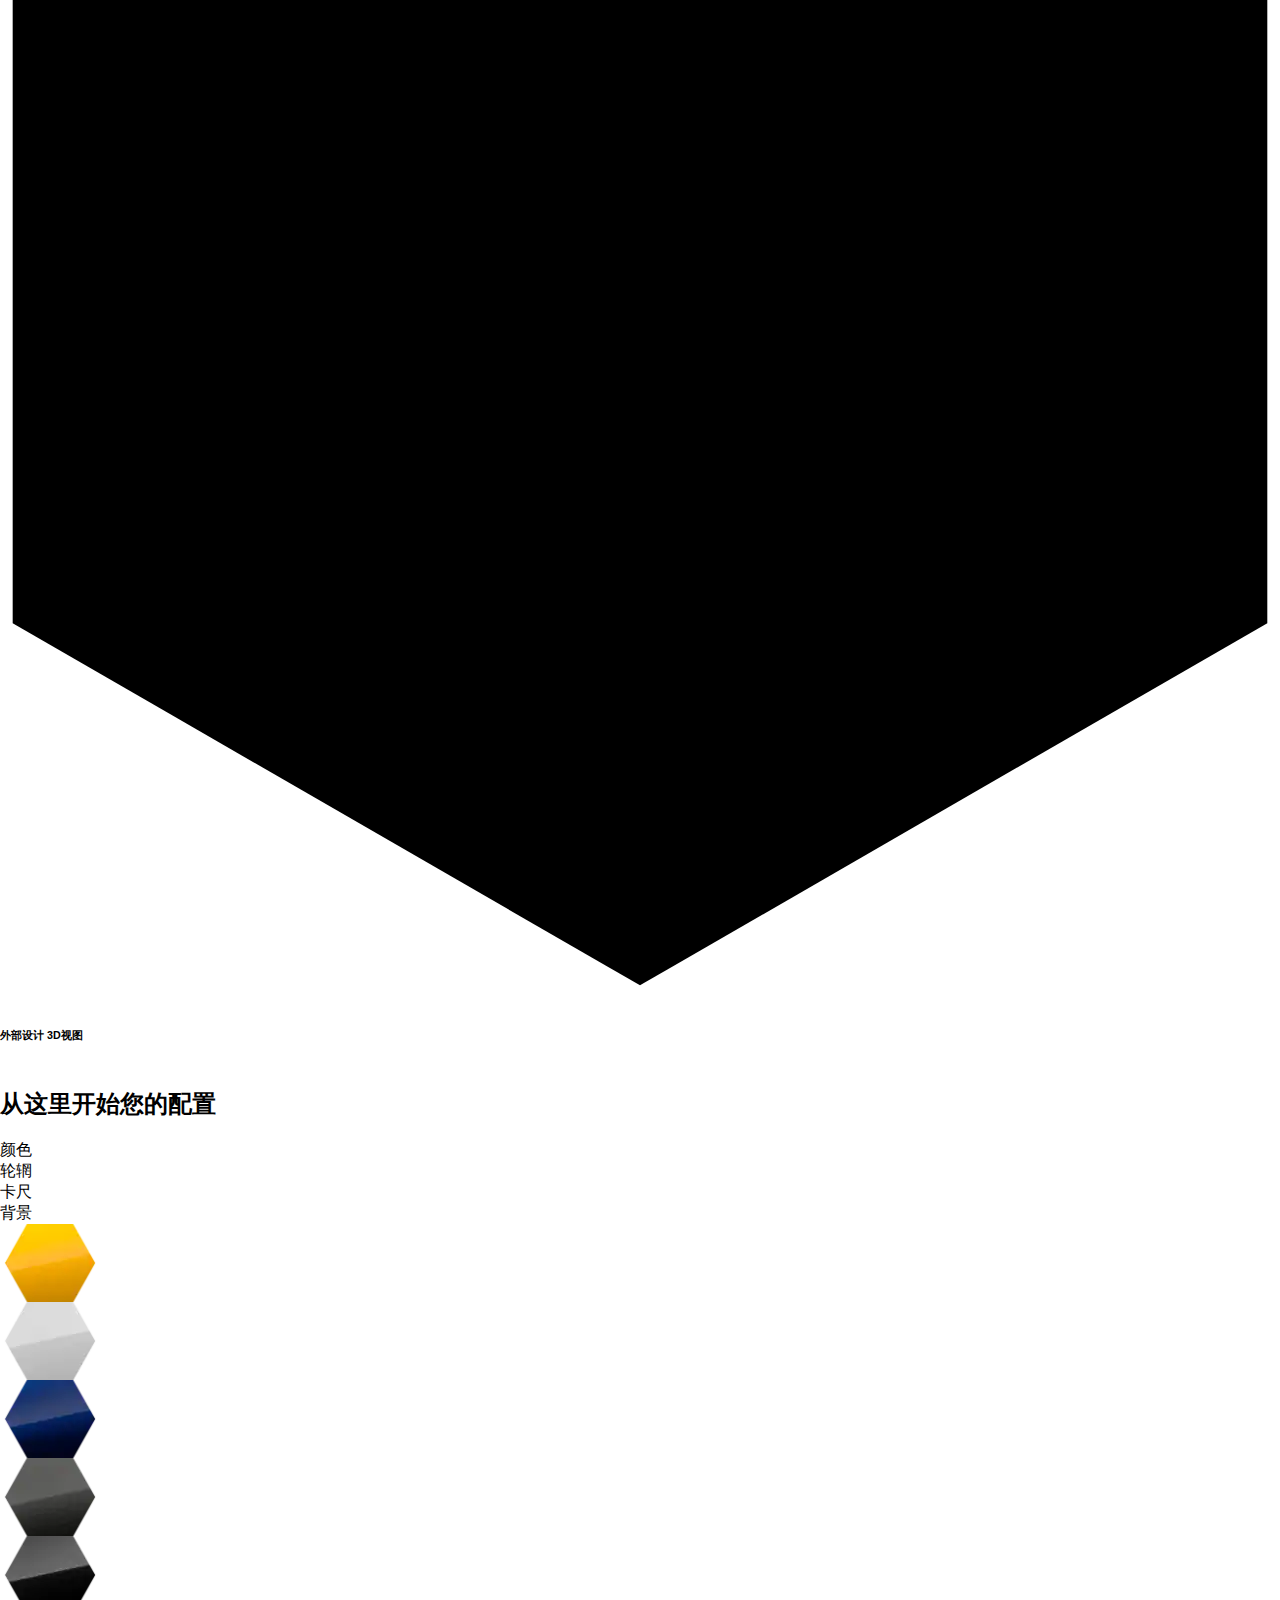
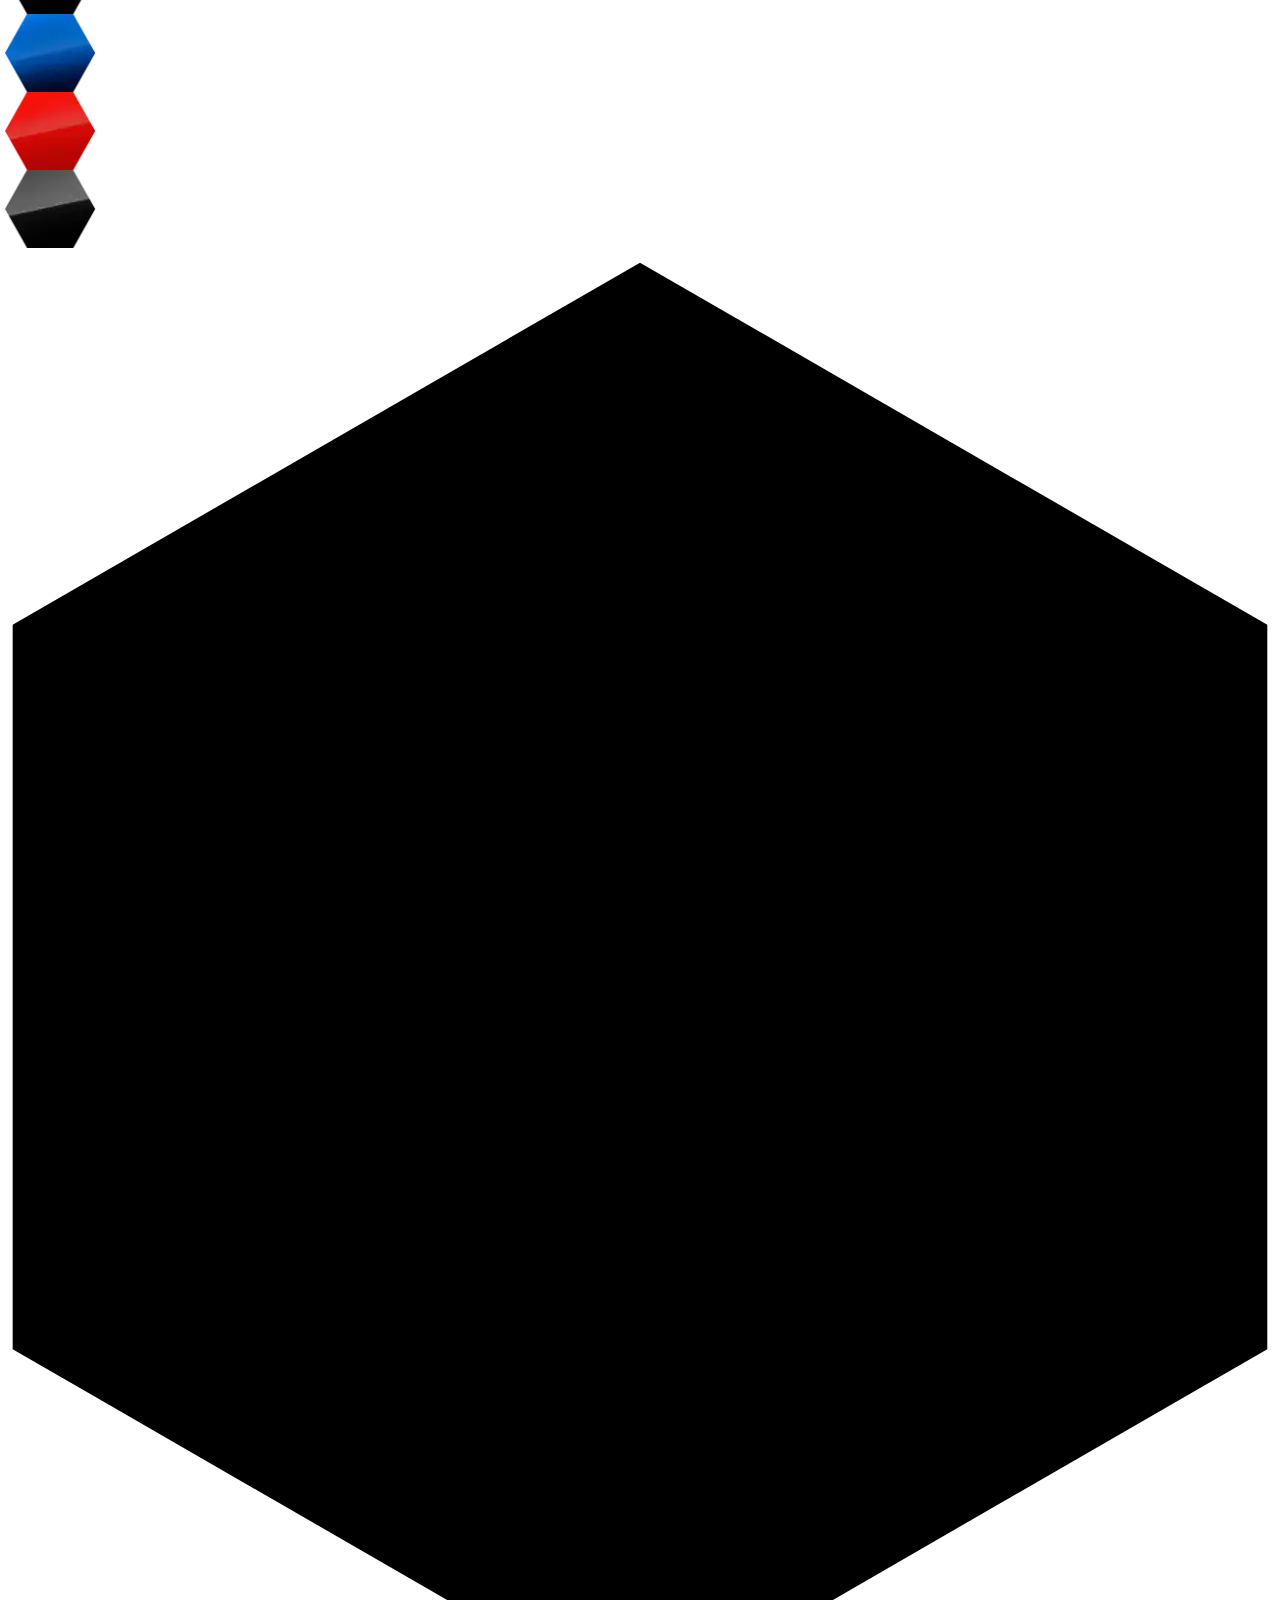
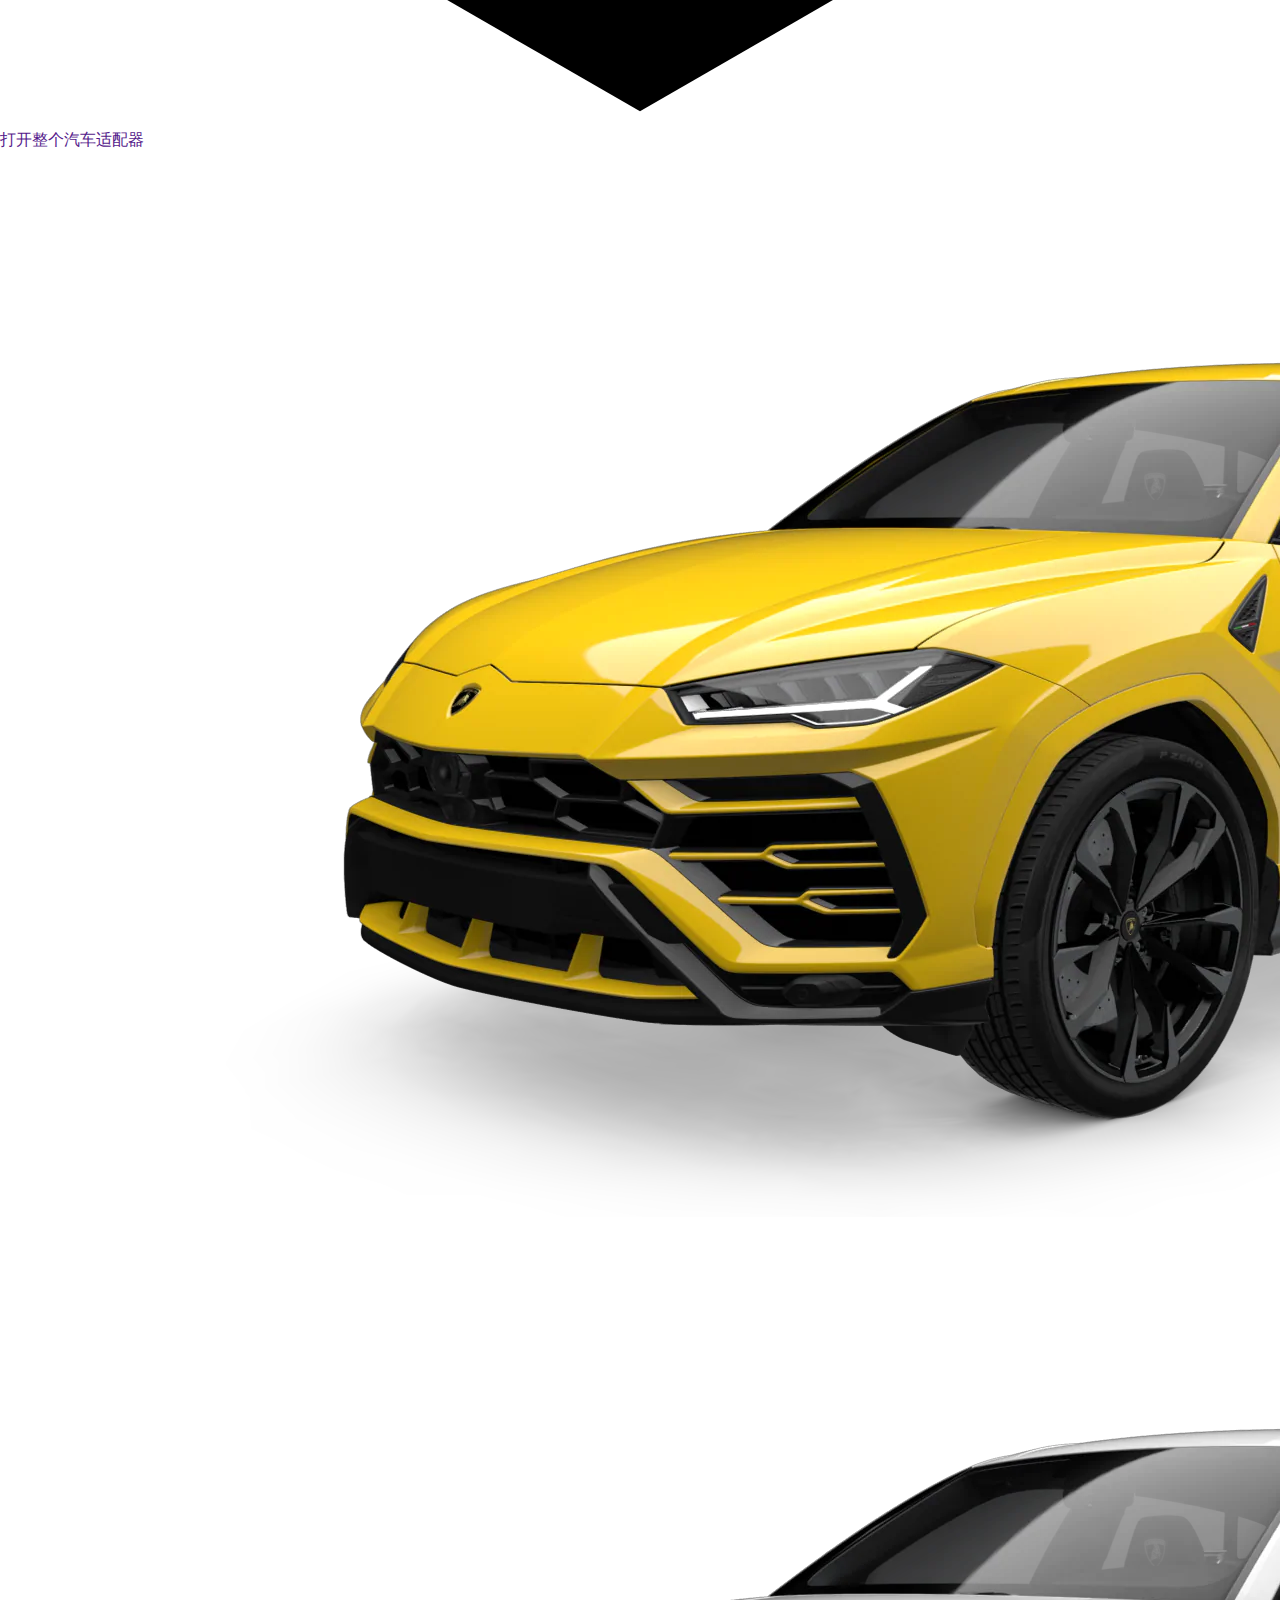
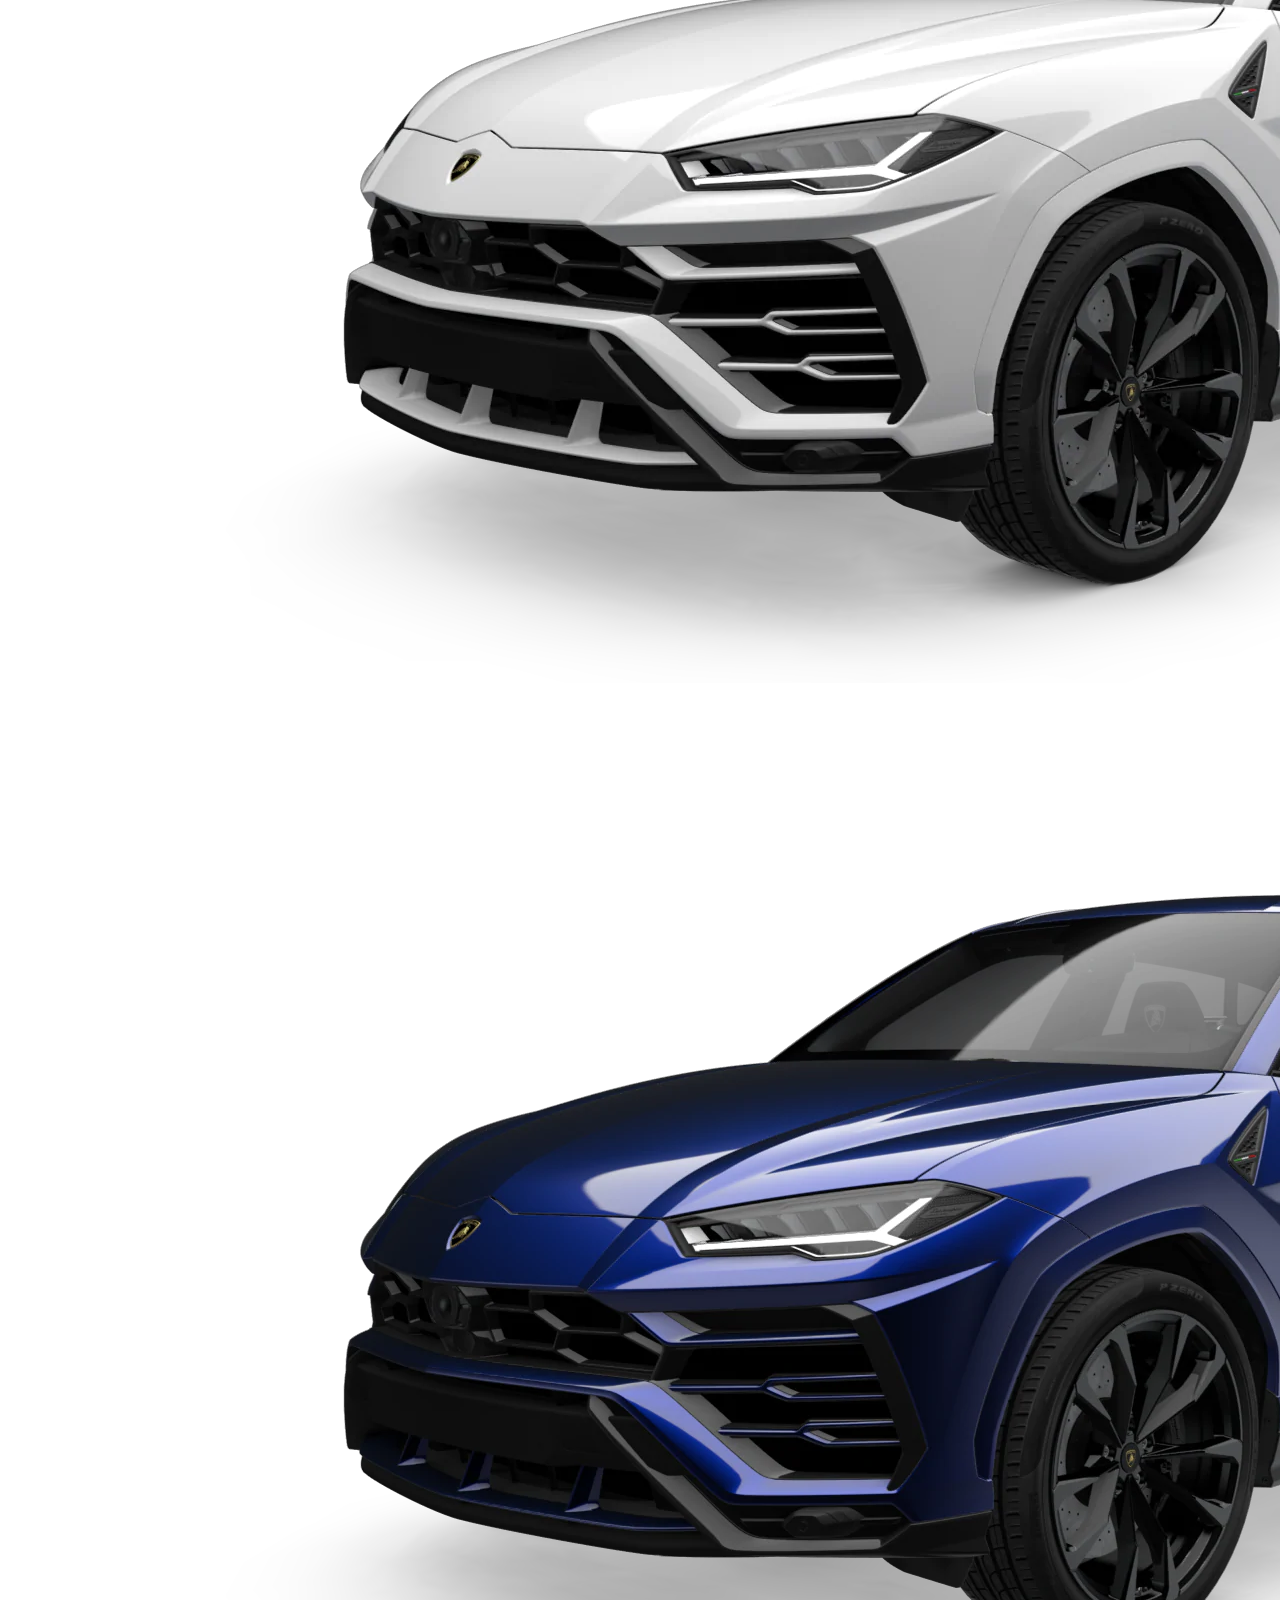
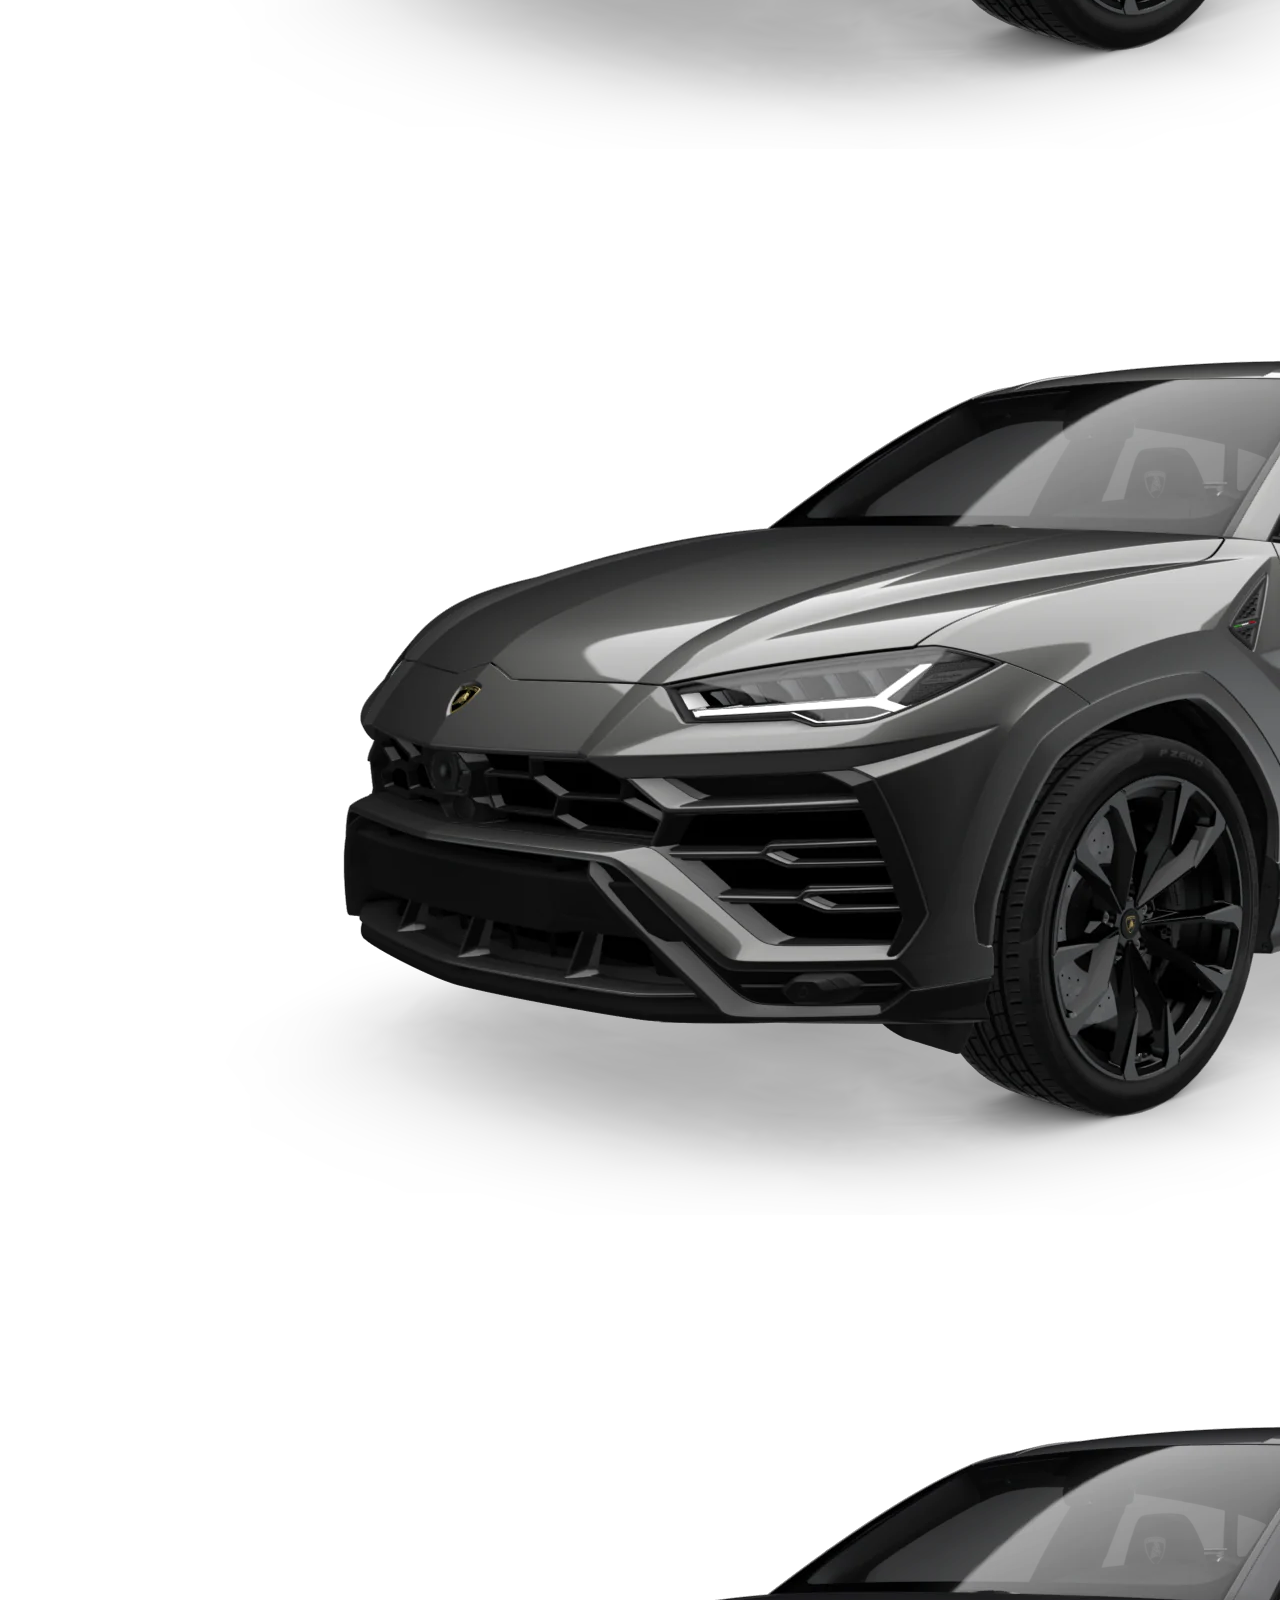
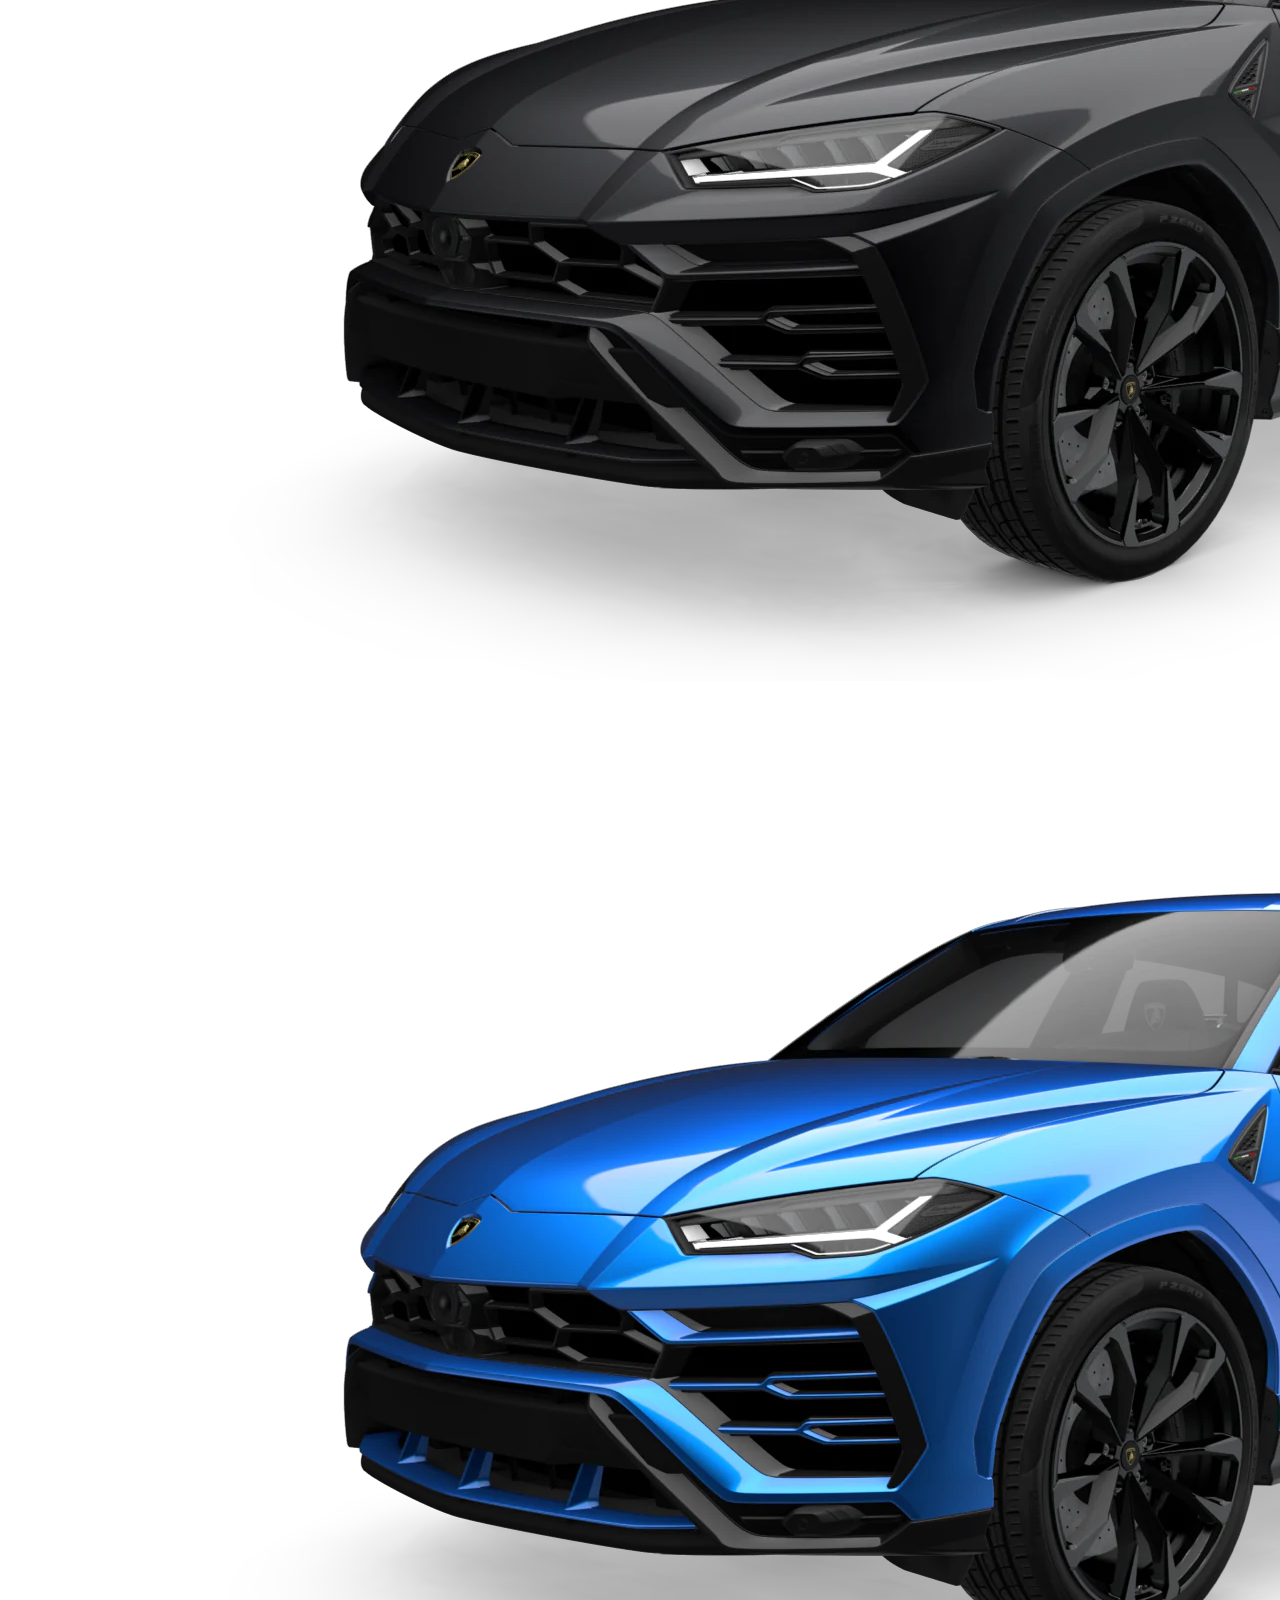
<file: Urus  Lamborghini.com.html>
<!DOCTYPE html>
<html lang="en">

<head>
    <meta charset="UTF-8">
    <meta name="viewport" content="width=device-width, initial-scale=1.0">
    <title>兰博基尼Urus | Lamborghini.com</title>
    <link rel="shortcut icon" href="favicon.ico" />
    <link rel="stylesheet" href="./iconfont/iconfont.css">
    <link rel="stylesheet" href="./css/style.css">
    <link rel="stylesheet" href="./css/Urus  Lamborghini.com.css">
    <script src="./js/animate.js"></script>
    <script src="./lib/jquery-3.4.1.min.js"></script>
</head>

<body>
    <!-- 1.顶部导航栏 -->
    <nav>
        <!-- 1.1顶部导航栏左侧 -->
        <div class="nav-left">
            <ul class="nav-left-menu">
                <li class="car">车型
                    <span class="car-bottom"></span>
                </li>
                <li class="service">车主服务
                    <span class="car-bottom"></span>
                </li>
                <li class="match">赛车运动
                    <span class="car-bottom"></span>
                </li>
            </ul>
            <!-- 1.1.1车型一级下拉列表 -->
            <ul class="car-menu">
                <li class="car-menu-one">AVENTADOR</li>
                <li class="car-menu-two">HURACAN</li>
                <li class="car-menu-three">URUS</li>
                <li class="car-menu-four">限量系类</li>
                <li class="car-menu-five">概念车</li>
            </ul>
            <div class="nav-two">
                <!-- 1.1.1.1车型二级下拉列表1 -->
                <ul class="car-menu-first">
                    <li class="car-menu-first-one"> AVENTADOR S</li>
                    <li class="car-menu-first-two"> AVENTADOR S ROADSTER</li>
                    <li class="car-menu-first-three"> AVENTADOR SVJ</li>
                    <li class="car-menu-first-four"> AVENTADOR SVJ ROADSTER</li>
                </ul>
                <!-- 1.1.1.2车型二级下拉列表2 -->
                <ul class="car-menu-second">
                    <li class="car-menu-second-one"> HURACAN EVO</li>
                    <li class="car-menu-second-two"> HURACAN EVO SPYDER</li>
                    <li class="car-menu-second-three"> HURACAN EVO RWD</li>
                </ul>
                <!-- 1.1.1.2车型二级下拉列表3 -->
                <ul class="car-menu-third">
                    <li>SIAN FKP 37</li>
                    <li>CENTENARIO ROADSTER</li>
                    <li>CENTENARIO</li>
                </ul>
                <!-- 1.1.1.2车型二级下拉列表4 -->
                <ul class="car-menu-fourth">
                    <li>TERZO MILLENNIO</li>
                    <li> ASTERION</li>
                    <li> ESTOQUE</li>
                </ul>
            </div>
            <!-- 1.1.2车型三级下拉列表 -->
            <div class="car-parameter">
                <div class="nav-third nav-third-one">
                    <div class="nav-third-car">
                        <!-- 图片 -->
                        <img src="./img/HQ-Aventador-S.webp" alt="">
                        <!-- 汽车参数 -->

                        <div class="nav-third-one-top">
                            <div class="hexagon">
                                <svg xmlns="http://www.w3.org/2000/svg" viewBox="0 0 50.464 58.271" class="exagon">
                                    <g stroke-width="1.5" transform="translate(-1624 -187.923)">
                                        <path class="background exagon"
                                            d="M50.464 43.992L25.732 58.271 1 43.992V15.434L25.732 1.155l24.732 14.279z"
                                            transform="translate(1623.5 187.345)"></path>
                                        <path class="foreground right" d="M0 0l7.432 5.674L14.864 0"
                                            transform="rotate(-90 935.432 -711.068)">
                                        </path>
                                    </g>
                                </svg>
                            </div>
                            <span>创建您的AVENTADOR</span>
                            <p>从这里开始您的配置</p>
                        </div>
                        <div class="nav-third-one-center"></div>
                        <div class="nav-third-one-bottom-right">
                            <span>0-100 KM/H</span>
                            <p>2,9s</p>
                        </div>
                        <div class="nav-third-one-bottom-bottom">
                            <span>最高速度</span>
                            <p>350KM/H</p>
                        </div>
                        <div class="nav-third-one-bottom-left-bottom">
                            <span>最大功率（CV）/最大功率（KW）</span>
                            <p>740CV/550KW</p>
                        </div>
                        <div class="nav-third-one-bottom-left">
                            <div class="hexagon">
                                <svg xmlns="http://www.w3.org/2000/svg" viewBox="0 0 50.464 58.271" class="exagon">
                                    <g stroke-width="1.5" transform="translate(-1624 -187.923)">
                                        <path class="background exagon"
                                            d="M50.464 43.992L25.732 58.271 1 43.992V15.434L25.732 1.155l24.732 14.279z"
                                            transform="translate(1623.5 187.345)"></path>
                                        <path class="foreground right" d="M0 0l7.432 5.674L14.864 0"
                                            transform="rotate(-90 935.432 -711.068)">
                                        </path>
                                    </g>
                                </svg>
                            </div>
                            <span> AVENTADOR S</span>
                            <p>车型信息</p>
                        </div>
                    </div>
                </div>
                <div class="nav-third nav-third-two">
                    <div class="nav-third-car">
                        <!-- 图片 -->
                        <img src="./img/HQ-Aventador-S-Roadster.webp" alt="">
                        <!-- 汽车参数 -->

                        <div class="nav-third-one-top">
                            <div class="hexagon">
                                <svg xmlns="http://www.w3.org/2000/svg" viewBox="0 0 50.464 58.271" class="exagon">
                                    <g stroke-width="1.5" transform="translate(-1624 -187.923)">
                                        <path class="background exagon"
                                            d="M50.464 43.992L25.732 58.271 1 43.992V15.434L25.732 1.155l24.732 14.279z"
                                            transform="translate(1623.5 187.345)"></path>
                                        <path class="foreground right" d="M0 0l7.432 5.674L14.864 0"
                                            transform="rotate(-90 935.432 -711.068)">
                                        </path>
                                    </g>
                                </svg>
                            </div>
                            <span>创建您的AVENTADOR</span>
                            <p>从这里开始您的配置</p>
                        </div>
                        <div class="nav-third-one-center"></div>
                        <div class="nav-third-one-bottom-right">
                            <span>0-100 KM/H</span>
                            <p>2,9s</p>
                        </div>
                        <div class="nav-third-one-bottom-bottom">
                            <span>最高速度</span>
                            <p>350KM/H</p>
                        </div>
                        <div class="nav-third-one-bottom-left-bottom">
                            <span>最大功率（CV）/最大功率（KW）</span>
                            <p>740CV/550KW</p>
                        </div>
                        <div class="nav-third-one-bottom-left">
                            <div class="hexagon">
                                <svg xmlns="http://www.w3.org/2000/svg" viewBox="0 0 50.464 58.271" class="exagon">
                                    <g stroke-width="1.5" transform="translate(-1624 -187.923)">
                                        <path class="background exagon"
                                            d="M50.464 43.992L25.732 58.271 1 43.992V15.434L25.732 1.155l24.732 14.279z"
                                            transform="translate(1623.5 187.345)"></path>
                                        <path class="foreground right" d="M0 0l7.432 5.674L14.864 0"
                                            transform="rotate(-90 935.432 -711.068)">
                                        </path>
                                    </g>
                                </svg>
                            </div>
                            <span> AVENTADOR S</span>
                            <p>车型信息</p>
                        </div>
                    </div>
                </div>
                <div class="nav-third nav-third-three">
                    <div class="nav-third-car">
                        <!-- 图片 -->
                        <img src="./img/HQ-Aventador-SVJ.png" alt="">
                        <!-- 汽车参数 -->

                        <div class="nav-third-one-top">
                            <div class="hexagon">
                                <svg xmlns="http://www.w3.org/2000/svg" viewBox="0 0 50.464 58.271" class="exagon">
                                    <g stroke-width="1.5" transform="translate(-1624 -187.923)">
                                        <path class="background exagon"
                                            d="M50.464 43.992L25.732 58.271 1 43.992V15.434L25.732 1.155l24.732 14.279z"
                                            transform="translate(1623.5 187.345)"></path>
                                        <path class="foreground right" d="M0 0l7.432 5.674L14.864 0"
                                            transform="rotate(-90 935.432 -711.068)">
                                        </path>
                                    </g>
                                </svg>
                            </div>
                            <span>创建您的AVENTADOR</span>
                            <p>从这里开始您的配置</p>
                        </div>
                        <div class="nav-third-one-center"></div>
                        <div class="nav-third-one-bottom-right">
                            <span>0-100 KM/H</span>
                            <p>2,9s</p>
                        </div>
                        <div class="nav-third-one-bottom-bottom">
                            <span>最高速度</span>
                            <p>350KM/H</p>
                        </div>
                        <div class="nav-third-one-bottom-left-bottom">
                            <span>最大功率（CV）/最大功率（KW）</span>
                            <p>740CV/550KW</p>
                        </div>
                        <div class="nav-third-one-bottom-left">
                            <div class="hexagon">
                                <svg xmlns="http://www.w3.org/2000/svg" viewBox="0 0 50.464 58.271" class="exagon">
                                    <g stroke-width="1.5" transform="translate(-1624 -187.923)">
                                        <path class="background exagon"
                                            d="M50.464 43.992L25.732 58.271 1 43.992V15.434L25.732 1.155l24.732 14.279z"
                                            transform="translate(1623.5 187.345)"></path>
                                        <path class="foreground right" d="M0 0l7.432 5.674L14.864 0"
                                            transform="rotate(-90 935.432 -711.068)">
                                        </path>
                                    </g>
                                </svg>
                            </div>
                            <span> AVENTADOR S</span>
                            <p>车型信息</p>
                        </div>
                    </div>
                </div>
                <div class="nav-third nav-third-four">
                    <div class="nav-third-car">
                        <!-- 图片 -->
                        <img src="./img/HQ-Aventador-SVJ-Roadster.png" alt="">
                        <!-- 汽车参数 -->

                        <div class="nav-third-one-top">
                            <div class="hexagon">
                                <svg xmlns="http://www.w3.org/2000/svg" viewBox="0 0 50.464 58.271" class="exagon">
                                    <g stroke-width="1.5" transform="translate(-1624 -187.923)">
                                        <path class="background exagon"
                                            d="M50.464 43.992L25.732 58.271 1 43.992V15.434L25.732 1.155l24.732 14.279z"
                                            transform="translate(1623.5 187.345)"></path>
                                        <path class="foreground right" d="M0 0l7.432 5.674L14.864 0"
                                            transform="rotate(-90 935.432 -711.068)">
                                        </path>
                                    </g>
                                </svg>
                            </div>
                            <span>创建您的AVENTADOR</span>
                            <p>从这里开始您的配置</p>
                        </div>
                        <div class="nav-third-one-center"></div>
                        <div class="nav-third-one-bottom-right">
                            <span>0-100 KM/H</span>
                            <p>2,9s</p>
                        </div>
                        <div class="nav-third-one-bottom-bottom">
                            <span>最高速度</span>
                            <p>350KM/H</p>
                        </div>
                        <div class="nav-third-one-bottom-left-bottom">
                            <span>最大功率（CV）/最大功率（KW）</span>
                            <p>740CV/550KW</p>
                        </div>
                        <div class="nav-third-one-bottom-left">
                            <div class="hexagon">
                                <svg xmlns="http://www.w3.org/2000/svg" viewBox="0 0 50.464 58.271" class="exagon">
                                    <g stroke-width="1.5" transform="translate(-1624 -187.923)">
                                        <path class="background exagon"
                                            d="M50.464 43.992L25.732 58.271 1 43.992V15.434L25.732 1.155l24.732 14.279z"
                                            transform="translate(1623.5 187.345)"></path>
                                        <path class="foreground right" d="M0 0l7.432 5.674L14.864 0"
                                            transform="rotate(-90 935.432 -711.068)">
                                        </path>
                                    </g>
                                </svg>
                            </div>
                            <span> AVENTADOR S</span>
                            <p>车型信息</p>
                        </div>
                    </div>
                </div>
                <!-- 一级菜单栏第二个三级菜单栏 -->
                <div class="nav-third nav-third-five">
                    <div class="nav-third-car">
                        <!-- 图片 -->
                        <img src="./img/evo.webp" alt="">
                        <!-- 汽车参数 -->
                        <div class="nav-third-one-top">
                            <div class="hexagon">
                                <svg xmlns="http://www.w3.org/2000/svg" viewBox="0 0 50.464 58.271" class="exagon">
                                    <g stroke-width="1.5" transform="translate(-1624 -187.923)">
                                        <path class="background exagon"
                                            d="M50.464 43.992L25.732 58.271 1 43.992V15.434L25.732 1.155l24.732 14.279z"
                                            transform="translate(1623.5 187.345)"></path>
                                        <path class="foreground right" d="M0 0l7.432 5.674L14.864 0"
                                            transform="rotate(-90 935.432 -711.068)">
                                        </path>
                                    </g>
                                </svg>
                            </div>
                            <span>创建您的AVENTADOR</span>
                            <p>从这里开始您的配置</p>
                        </div>
                        <div class="nav-third-one-center"></div>
                        <div class="nav-third-one-bottom-right">
                            <span>0-100 KM/H</span>
                            <p>2,9s</p>
                        </div>
                        <div class="nav-third-one-bottom-bottom">
                            <span>最高速度</span>
                            <p>350KM/H</p>
                        </div>
                        <div class="nav-third-one-bottom-left-bottom">
                            <span>最大功率（CV）/最大功率（KW）</span>
                            <p>740CV/550KW</p>
                        </div>
                        <div class="nav-third-one-bottom-left">
                            <div class="hexagon">
                                <svg xmlns="http://www.w3.org/2000/svg" viewBox="0 0 50.464 58.271" class="exagon">
                                    <g stroke-width="1.5" transform="translate(-1624 -187.923)">
                                        <path class="background exagon"
                                            d="M50.464 43.992L25.732 58.271 1 43.992V15.434L25.732 1.155l24.732 14.279z"
                                            transform="translate(1623.5 187.345)"></path>
                                        <path class="foreground right" d="M0 0l7.432 5.674L14.864 0"
                                            transform="rotate(-90 935.432 -711.068)">
                                        </path>
                                    </g>
                                </svg>
                            </div>
                            <span> AVENTADOR S</span>
                            <p>车型信息</p>
                        </div>
                    </div>
                </div>
                <div class="nav-third nav-third-six">
                    <div class="nav-third-car">
                        <!-- 图片 -->
                        <img src="./img/HQ-Huracan-EVO-RWD.webp" alt="">
                        <!-- 汽车参数 -->

                        <div class="nav-third-one-top">
                            <div class="hexagon">
                                <svg xmlns="http://www.w3.org/2000/svg" viewBox="0 0 50.464 58.271" class="exagon">
                                    <g stroke-width="1.5" transform="translate(-1624 -187.923)">
                                        <path class="background exagon"
                                            d="M50.464 43.992L25.732 58.271 1 43.992V15.434L25.732 1.155l24.732 14.279z"
                                            transform="translate(1623.5 187.345)"></path>
                                        <path class="foreground right" d="M0 0l7.432 5.674L14.864 0"
                                            transform="rotate(-90 935.432 -711.068)">
                                        </path>
                                    </g>
                                </svg>
                            </div>
                            <span>创建您的AVENTADOR</span>
                            <p>从这里开始您的配置</p>
                        </div>
                        <div class="nav-third-one-center"></div>
                        <div class="nav-third-one-bottom-right">
                            <span>0-100 KM/H</span>
                            <p>2,9s</p>
                        </div>
                        <div class="nav-third-one-bottom-bottom">
                            <span>最高速度</span>
                            <p>350KM/H</p>
                        </div>
                        <div class="nav-third-one-bottom-left-bottom">
                            <span>最大功率（CV）/最大功率（KW）</span>
                            <p>740CV/550KW</p>
                        </div>
                        <div class="nav-third-one-bottom-left">
                            <div class="hexagon">
                                <svg xmlns="http://www.w3.org/2000/svg" viewBox="0 0 50.464 58.271" class="exagon">
                                    <g stroke-width="1.5" transform="translate(-1624 -187.923)">
                                        <path class="background exagon"
                                            d="M50.464 43.992L25.732 58.271 1 43.992V15.434L25.732 1.155l24.732 14.279z"
                                            transform="translate(1623.5 187.345)"></path>
                                        <path class="foreground right" d="M0 0l7.432 5.674L14.864 0"
                                            transform="rotate(-90 935.432 -711.068)">
                                        </path>
                                    </g>
                                </svg>
                            </div>
                            <span> AVENTADOR S</span>
                            <p>车型信息</p>
                        </div>
                    </div>
                </div>
                <div class="nav-third nav-third-seven">
                    <div class="nav-third-car">
                        <!-- 图片 -->
                        <img src="./img/HQ-Huracan-EVO-Spyder.webp" alt="">
                        <!-- 汽车参数 -->

                        <div class="nav-third-one-top">
                            <div class="hexagon">
                                <svg xmlns="http://www.w3.org/2000/svg" viewBox="0 0 50.464 58.271" class="exagon">
                                    <g stroke-width="1.5" transform="translate(-1624 -187.923)">
                                        <path class="background exagon"
                                            d="M50.464 43.992L25.732 58.271 1 43.992V15.434L25.732 1.155l24.732 14.279z"
                                            transform="translate(1623.5 187.345)"></path>
                                        <path class="foreground right" d="M0 0l7.432 5.674L14.864 0"
                                            transform="rotate(-90 935.432 -711.068)">
                                        </path>
                                    </g>
                                </svg>
                            </div>
                            <span>创建您的AVENTADOR</span>
                            <p>从这里开始您的配置</p>
                        </div>
                        <div class="nav-third-one-center"></div>
                        <div class="nav-third-one-bottom-right">
                            <span>0-100 KM/H</span>
                            <p>2,9s</p>
                        </div>
                        <div class="nav-third-one-bottom-bottom">
                            <span>最高速度</span>
                            <p>350KM/H</p>
                        </div>
                        <div class="nav-third-one-bottom-left-bottom">
                            <span>最大功率（CV）/最大功率（KW）</span>
                            <p>740CV/550KW</p>
                        </div>
                        <div class="nav-third-one-bottom-left">
                            <div class="hexagon">
                                <svg xmlns="http://www.w3.org/2000/svg" viewBox="0 0 50.464 58.271" class="exagon">
                                    <g stroke-width="1.5" transform="translate(-1624 -187.923)">
                                        <path class="background exagon"
                                            d="M50.464 43.992L25.732 58.271 1 43.992V15.434L25.732 1.155l24.732 14.279z"
                                            transform="translate(1623.5 187.345)"></path>
                                        <path class="foreground right" d="M0 0l7.432 5.674L14.864 0"
                                            transform="rotate(-90 935.432 -711.068)">
                                        </path>
                                    </g>
                                </svg>
                            </div>
                            <span> AVENTADOR S</span>
                            <p>车型信息</p>
                        </div>
                    </div>
                </div>
                <!-- 一级菜单栏第三个三级菜单栏 -->
                <div class="nav-third nav-third-eight">
                    <div class="nav-third-car">
                        <!-- 图片 -->
                        <img src="./img/HQ Urus.webp" alt="">
                        <!-- 汽车参数 -->

                        <div class="nav-third-one-top">
                            <div class="hexagon">
                                <svg xmlns="http://www.w3.org/2000/svg" viewBox="0 0 50.464 58.271" class="exagon">
                                    <g stroke-width="1.5" transform="translate(-1624 -187.923)">
                                        <path class="background exagon"
                                            d="M50.464 43.992L25.732 58.271 1 43.992V15.434L25.732 1.155l24.732 14.279z"
                                            transform="translate(1623.5 187.345)"></path>
                                        <path class="foreground right" d="M0 0l7.432 5.674L14.864 0"
                                            transform="rotate(-90 935.432 -711.068)">
                                        </path>
                                    </g>
                                </svg>
                            </div>
                            <span>创建您的AVENTADOR</span>
                            <p>从这里开始您的配置</p>
                        </div>
                        <div class="nav-third-one-center"></div>
                        <div class="nav-third-one-bottom-right">
                            <span>0-100 KM/H</span>
                            <p>2,9s</p>
                        </div>
                        <div class="nav-third-one-bottom-bottom">
                            <span>最高速度</span>
                            <p>350KM/H</p>
                        </div>
                        <div class="nav-third-one-bottom-left-bottom">
                            <span>最大功率（CV）/最大功率（KW）</span>
                            <p>740CV/550KW</p>
                        </div>
                        <div class="nav-third-one-bottom-left">
                            <div class="hexagon">
                                <svg xmlns="http://www.w3.org/2000/svg" viewBox="0 0 50.464 58.271" class="exagon">
                                    <g stroke-width="1.5" transform="translate(-1624 -187.923)">
                                        <path class="background exagon"
                                            d="M50.464 43.992L25.732 58.271 1 43.992V15.434L25.732 1.155l24.732 14.279z"
                                            transform="translate(1623.5 187.345)"></path>
                                        <path class="foreground right" d="M0 0l7.432 5.674L14.864 0"
                                            transform="rotate(-90 935.432 -711.068)">
                                        </path>
                                    </g>
                                </svg>
                            </div>
                            <span> AVENTADOR S</span>
                            <p>车型信息</p>
                        </div>
                    </div>
                </div>
            </div>
            <!-- 1.1.3车主服务一级下拉列表 -->
            <ul class="service-menu">
                <li class="service-menu-one">FINANCIAL SERVICES</li>
                <li class="service-menu-two">AD PERSONAM</li>
                <li class="service-menu-three">原装辅件</li>
                <li class="service-menu-four">零配件</li>
                <li class="service-menu-five">协助与维护</li>
                <li class="service-menu-six">二手车</li>
                <li class="service-menu-seven">经典</li>
            </ul>

        </div>
        <!-- 1.2右侧顶部导航栏 -->
        <div class="nav-right">
            <!-- 1.2.1右侧顶部导航栏跳转链接 -->
            <div class="nav-right-left">
                <a href="">查找一个经销商
                    <span class="car-bottom"></span>
                </a>
                <a href="">博物馆
                    <span class="car-bottom"></span>
                </a>
                <a href="">商店
                    <span class="car-bottom"></span>
                </a>
            </div>
            <!-- 1.2.2右侧顶部导航栏功能 -->
            <div class="nav-right-right">
                <ul class=" iconfont icon-shezhi setUp">

                </ul>
                <ul class=" iconfont icon-duihuakuang2 chat">

                </ul>
                <ul class=" iconfont icon-sousuo search">

                </ul>
                <ul class=" iconfont icon-icon- list">

                </ul>
            </div>
        </div>
    </nav>
    <!-- 第二部分 urus概要 -->
    <div class="outline">
        <h6>主页 / 车型 / URUS</h6>
        <h3>URUS</h3>
        <h1>SINCE WE MADE IT POSSIBLE</h1>
        <ul>
            <li>最大功率（CV）/最大功率（KW）
                <p>650CV/478KW</p>
            </li>
            <li>最高速度
                <p>305km/h</p>
            </li>
            <li>0-100km/h
                <p>3.6s</p>
            </li>
            <li>
                <svg xmlns="http://www.w3.org/2000/svg" viewBox="0 0 50.464 58.271" class="exagon">
                    <g stroke-width="1.5" transform="translate(-1624 -187.923)">
                        <path class="background exagon"
                            d="M50.464 43.992L25.732 58.271 1 43.992V15.434L25.732 1.155l24.732 14.279z"
                            transform="translate(1623.5 187.345)"></path>
                        <path class="foreground right" d="M0 0l7.432 5.674L14.864 0"
                            transform="rotate(-90 935.432 -711.068)">
                        </path>
                    </g>
                </svg>
                配置
                <p>创建您的Urus</p>
            </li>
        </ul>
    </div>
    <!-- 第三部分 urus详情 -->
    <main>
        <div class="main-img-one-left">
            <img src="./img/01-overview (1).webp" alt="">
        </div>
        <div class="main-img-one-right">
            <h1>概览</h1>
            <p>超级炮车的灵魂与SUV多功能性的完美结合：这就是兰博基尼Urus,全球首款超级SUV（运动型多用途车）。<br>
                传承极具辨识度的兰博基尼DNA的同时，Urus也是一款极具突破性的车型：尽显气势的车身比例、纯正的兰博基尼设计
                和出色的性能，均是其脱颖而出的原因
            </p>
        </div>
        <div class="main-img-two-right">
            <img src="./img/s-1.jpg" alt="">
        </div>

        <div class="main-img-two-left">
            <h1>外观</h1>
            <p>Urus的设计融合了运动性、优雅感和越野雄心。极具肌肉感的外观传达着刚劲自信的态度，而混合轮胎则彰显了豪华超级炮车的风格。
                每一处外观都为实现功能性而服务。兰博基尼的部分细节和标志性设计元素清晰可见，比如""Y"字型和六角形元素，带有中央
                凹起的前引擎盖以及后侧车门的交叉线条。Urus也是同类别车身最低的SUV。
            </p>
            <svg xmlns="http://www.w3.org/2000/svg" viewBox="0 0 50.464 58.271" class="exagon circulcar-3d">
                <g stroke-width="1" transform="translate(-1624 -187.923)">
                    <path class="background exagon"
                        d="M50.464 43.992L25.732 58.271 1 43.992V15.434L25.732 1.155l24.732 14.279z"
                        transform="translate(1623.5 187.345)"></path>
                    <g class="foreground circular-3d" transform="translate(-66 1)"><text
                            transform="translate(1709.5 220.5)">
                            <tspan x="0" y="0">3D</tspan>
                        </text>
                        <g transform="translate(1595.5 -1629.7)">
                            <g class="cls-3" transform="translate(108 1861.25) rotate(264)">
                                <ellipse cx="13.338" cy="13.338" class="cls-4" rx="13.338" ry="13.338"></ellipse>
                                <ellipse cx="13.338" cy="13.338" class="cls-5" rx="12.838" ry="12.838"></ellipse>
                            </g>
                            <path d="M0 0l3.043 2.323L6.086 0" transform="rotate(92 -823.135 974.633)"></path>
                        </g>
                    </g>
                </g>
            </svg>
            <h6>外部设计 3D视图</h6>
        </div>
        <div class="main-img-three-left">
            <img src="./img/s-3.webp" alt="">
        </div>
        <div class="main-img-three-right">
            <img src="./img/Cover (1).jpg" alt="">
        </div>
        <div class="main-img-four-left">
            <img src="./img/s-4_2.jpg" alt="">
        </div>
        <div class="main-img-four-right">
            <h1>内饰</h1>
            <p>意大利奢华工艺与尖端技术相结合。航空设计理念和以驾驶者为中心的设计理念，均通过三重TFT显示屏得以体现，将驾驶证的
                需求放在了首位，并将驾驶体验更加愉悦。通过选配不同颜色和包括皮革、木材、Alcantara、铝或碳纤维在内的材质，可展现更
                为优雅或更具活力的内饰效果
            </p>
            <svg xmlns="http://www.w3.org/2000/svg" viewBox="0 0 50.464 58.271" class="exagon circulcar-3d">
                <g stroke-width="1" transform="translate(-1624 -187.923)">
                    <path class="background exagon"
                        d="M50.464 43.992L25.732 58.271 1 43.992V15.434L25.732 1.155l24.732 14.279z"
                        transform="translate(1623.5 187.345)"></path>
                    <g class="foreground circular-3d" transform="translate(-66 1)"><text
                            transform="translate(1709.5 220.5)">
                            <tspan x="0" y="0">3D</tspan>
                        </text>
                        <g transform="translate(1595.5 -1629.7)">
                            <g class="cls-3" transform="translate(108 1861.25) rotate(264)">
                                <ellipse cx="13.338" cy="13.338" class="cls-4" rx="13.338" ry="13.338"></ellipse>
                                <ellipse cx="13.338" cy="13.338" class="cls-5" rx="12.838" ry="12.838"></ellipse>
                            </g>
                            <path d="M0 0l3.043 2.323L6.086 0" transform="rotate(92 -823.135 974.633)"></path>
                        </g>
                    </g>
                </g>
            </svg>
            <h6>外部设计 3D视图</h6>
        </div>
    </main>
    <!-- 第四部分    汽车配置 -->
    <div class="configure">
        <div class="configure-left">
            <h2>从这里开始您的配置</h2>
            <ul class="configure-menu">
                <li>颜色</li>
                <li>轮辋</li>
                <li>卡尺</li>
                <li>背景</li>
            </ul>
            <ul class="configure-color">
                <li> <img src="./img/color/Giallo_Auge.webp" alt=""></li>
                <li> <img src="./img/color/Bianco_Monocerus.webp" alt=""></li>
                <li> <img src="./img/color/Blu_Astraeus.webp" alt=""></li>
                <li> <img src="./img/color/Grigio_Lynx.webp" alt=""></li>
                <li> <img src="./img/color/Nero_Helene.webp" alt=""></li>
                <li> <img src="./img/color/Blu_Eleos.webp" alt=""></li>
                <li> <img src="./img/color/Rosso_Mars.webp" alt=""></li>
                <li> <img src="./img/color/Nero_Noctis.webp" alt=""></li>
            </ul>
            <a href="">
                <svg xmlns="http://www.w3.org/2000/svg" viewBox="0 0 50.464 58.271" class="exagon">
                    <g stroke-width="1" transform="translate(-1624 -187.923)">
                        <path class="background exagon"
                            d="M50.464 43.992L25.732 58.271 1 43.992V15.434L25.732 1.155l24.732 14.279z"
                            transform="translate(1623.5 187.345)"></path>
                        <path class="foreground right" d="M0 0l7.432 5.674L14.864 0"
                            transform="rotate(-90 935.432 -711.068)"></path>
                    </g>
                </svg>
                <span> 打开整个汽车适配器</span>
            </a>
        </div>
        <div class="configure-right">
            <ul>
                <li> <img src="./img/urus/Urus_cc-giallo_auge-Taigete_23_Shiny_Black-black_caliper-sceneplate_env.webp"
                        alt=""></li>
                <li> <img
                        src="./img/urus/Urus_cc-bianco_monocerus-Taigete_23_Shiny_Black-black_caliper-sceneplate_env.webp"
                        alt=""></li>
                <li> <img src="./img/urus/Urus_cc-blu_astraeus-Taigete_23_Shiny_Black-black_caliper-sceneplate_env.webp"
                        alt=""></li>
                <li> <img src="./img/urus/Urus_cc-grigio_lynx-Taigete_23_Shiny_Black-black_caliper-sceneplate_env.webp"
                        alt=""></li>
                <li> <img src="./img/urus/Urus_cc-nero_helene-Taigete_23_Shiny_Black-black_caliper-sceneplate_env.webp"
                        alt=""></li>
                <li> <img src="./img/urus/Urus_cc-blu_eleos-Taigete_23_Shiny_Black-black_caliper-sceneplate_env.webp"
                        alt=""></li>
                <li> <img src="./img/urus/Urus_cc-rosso_mars-Taigete_23_Shiny_Black-black_caliper-sceneplate_env.webp"
                        alt=""></li>
                <li> <img src="./img/urus/Urus_cc-nero_noctis-Taigete_23_Shiny_Black-black_caliper-sceneplate_env.webp"
                        alt=""></li>
            </ul>
        </div>
    </div>
    <!-- 第五部分  技术规格 -->
    <div class="specifications">
        <div class="specifications-one-left">
            <h1>感受发动机轰鸣</h1>
            <p>聆听V8双涡轮发动机的咆哮.SUV的外表下,极具辨识度的兰博基尼轰鸣声彰显了Urus超级跑车的特性.其时速高达305公里/小时.
            </p>
        </div>
        <div class="specifications-one-right">
            <h1>兰博基尼设计中心</h1>
            <p>极致的比例和纯粹的兰博基尼设计语言,轿跑车动感流畅的线条和空气动力学特征彰显了其超级跑车灵魂.非凡的车身比例
                则诠释了力量,坚固和安全的特征.
            </p>
        </div>
        <div class="specifications-two-left">
            <img src="./img/下载 (1).png" alt="">

            <audio src="./video/Sound Urus (2).mp3"></audio>
            <svg xmlns="http://www.w3.org/2000/svg" viewBox="0 0 50.464 58.271" class="exagon pause">
                <g stroke-width="1" transform="translate(-1624 -187.923)">
                    <path class="background exagon"
                        d="M50.464 43.992L25.732 58.271 1 43.992V15.434L25.732 1.155l24.732 14.279z"
                        transform="translate(1623.5 187.345)"></path>
                    <g class="foreground" transform="translate(.5 .5)">
                        <path d="M0 15V0" transform="translate(1644.5 209.5)"></path>
                        <path d="M0 15V0" transform="translate(1653.5 209.5)"></path>
                    </g>
                </g>
            </svg>

            <svg xmlns="http://www.w3.org/2000/svg" viewBox="0 0 50.464 58.271" class="exagon play">
                <g stroke-width="1" transform="translate(-1624 -187.923)">
                    <path class="background exagon"
                        d="M50.464 43.992L25.732 58.271 1 43.992V15.434L25.732 1.155l24.732 14.279z"
                        transform="translate(1623.5 187.345)"></path>
                    <path class="foreground" d="M22.732 24.713, 32.732 30.713, 22.732 36.713Z"
                        transform="translate(1623 186.923)"></path>
                </g>
            </svg>
        </div>
        <div class="specifications-two-right">
            <img src="./img/1 (1).webp" alt="">
        </div>
    </div>
    <!-- 第六部分    底部轮播图 -->
    <div class="slider">
        <ul>
            <li>
                <image src="img/1 (1).jpg" alt="">
            </li>
            <li>
                <image src="img/2 (1).jpg" alt="">
            </li>
            <li>
                <image src="img/3.jpg" alt="">
            </li>
            <li>
                <image src="img/4.jpg" alt="">
            </li>
            <li>
                <image src="img/5.jpg" alt="">
            </li>
            <li>
                <image src="img/6.jpg" alt="">
            </li>
            <li>
                <image src="img/7.jpg" alt="">
            </li>
        </ul>

        <div class="arrow">
            <svg xmlns="http://www.w3.org/2000/svg" viewBox="0 0 50.464 58.271" class="exagon left">
                <g stroke-width="1.5" transform="translate(-1624 -187.923)">
                    <path class="background exagon"
                        d="M50.464 43.992L25.732 58.271 1 43.992V15.434L25.732 1.155l24.732 14.279z"
                        transform="translate(1623.5 187.345)"></path>
                    <path class="foreground left" d="M0 5.675L7.432 0l7.432 5.675"
                        transform="rotate(-90 935.432 -711.068)"></path>
                </g>
            </svg>
            <svg xmlns="http://www.w3.org/2000/svg" viewBox="0 0 50.464 58.271" class="exagon right">
                <g stroke-width="1.5" transform="translate(-1624 -187.923)">
                    <path class="background exagon"
                        d="M50.464 43.992L25.732 58.271 1 43.992V15.434L25.732 1.155l24.732 14.279z"
                        transform="translate(1623.5 187.345)"></path>
                    <path class="foreground right" d="M0 0l7.432 5.674L14.864 0"
                        transform="rotate(-90 935.432 -711.068)"></path>
                </g>
            </svg>
        </div>
    </div>
    <!-- 第四部分 其他 -->
    <div class="other">
        <img src="./img/logo.webp" alt="">
        <ul class="other-left">
            <li><a href="">公司</a>
                <span class="car-bottom"></li>
            <li><a href="">媒体中心</a>
                <span class="car-bottom"></li>
            <li><a href="">媒体中心</a>
                <span class="car-bottom"></li>
            <li><a href="">隐式政策</a>
                <span class="car-bottom"></li>
            <li><a href="">网站地图</a>
                <span class="car-bottom"></li>
            <li><a href="">消息订阅</a>
                <span class="car-bottom"></li>
        </ul>
        <ul class="other-right">
            <li><a href="" class="iconfont icon-facebook"></a></li>
            <li><a href="" class="iconfont .icon-twitter"></a></li>
            <li><a href="" class="iconfont icon-youtube"></a></li>
            <li><a href="" class="iconfont icon-instagram "></a></li>
            <li><a href="" class="iconfont icon-linkedin"></a></li>
            <li><a href="" class="iconfont icon-weibo"></a></li>
            <li><a href="" class="iconfont icon-youku"></a></li>
            <li><a href="" class="iconfont icon-weixin"></a></li>
        </ul>
        <p>©2017 年兰博基尼汽车有限公司版权所有。兰博基尼汽车有限公司是一家隶属奥迪集团的单一<br>
            股东公司。<br>
            保留所有权利。增值税号码：IT 00591801204</p>
    </div>
    <!-- 第五部分  末尾固定定位-->
    <div class="last">
        本页所有车型的油耗值和排放量 -联合循环中的油耗:21,8-13,51/100km;联合循环中的CO₂ 排放:518g/km-316g/km(WLTP)
    </div>
    <script src="./js/Urus  Lamborghini.com.js"></script>
</body>

</html>
</file>
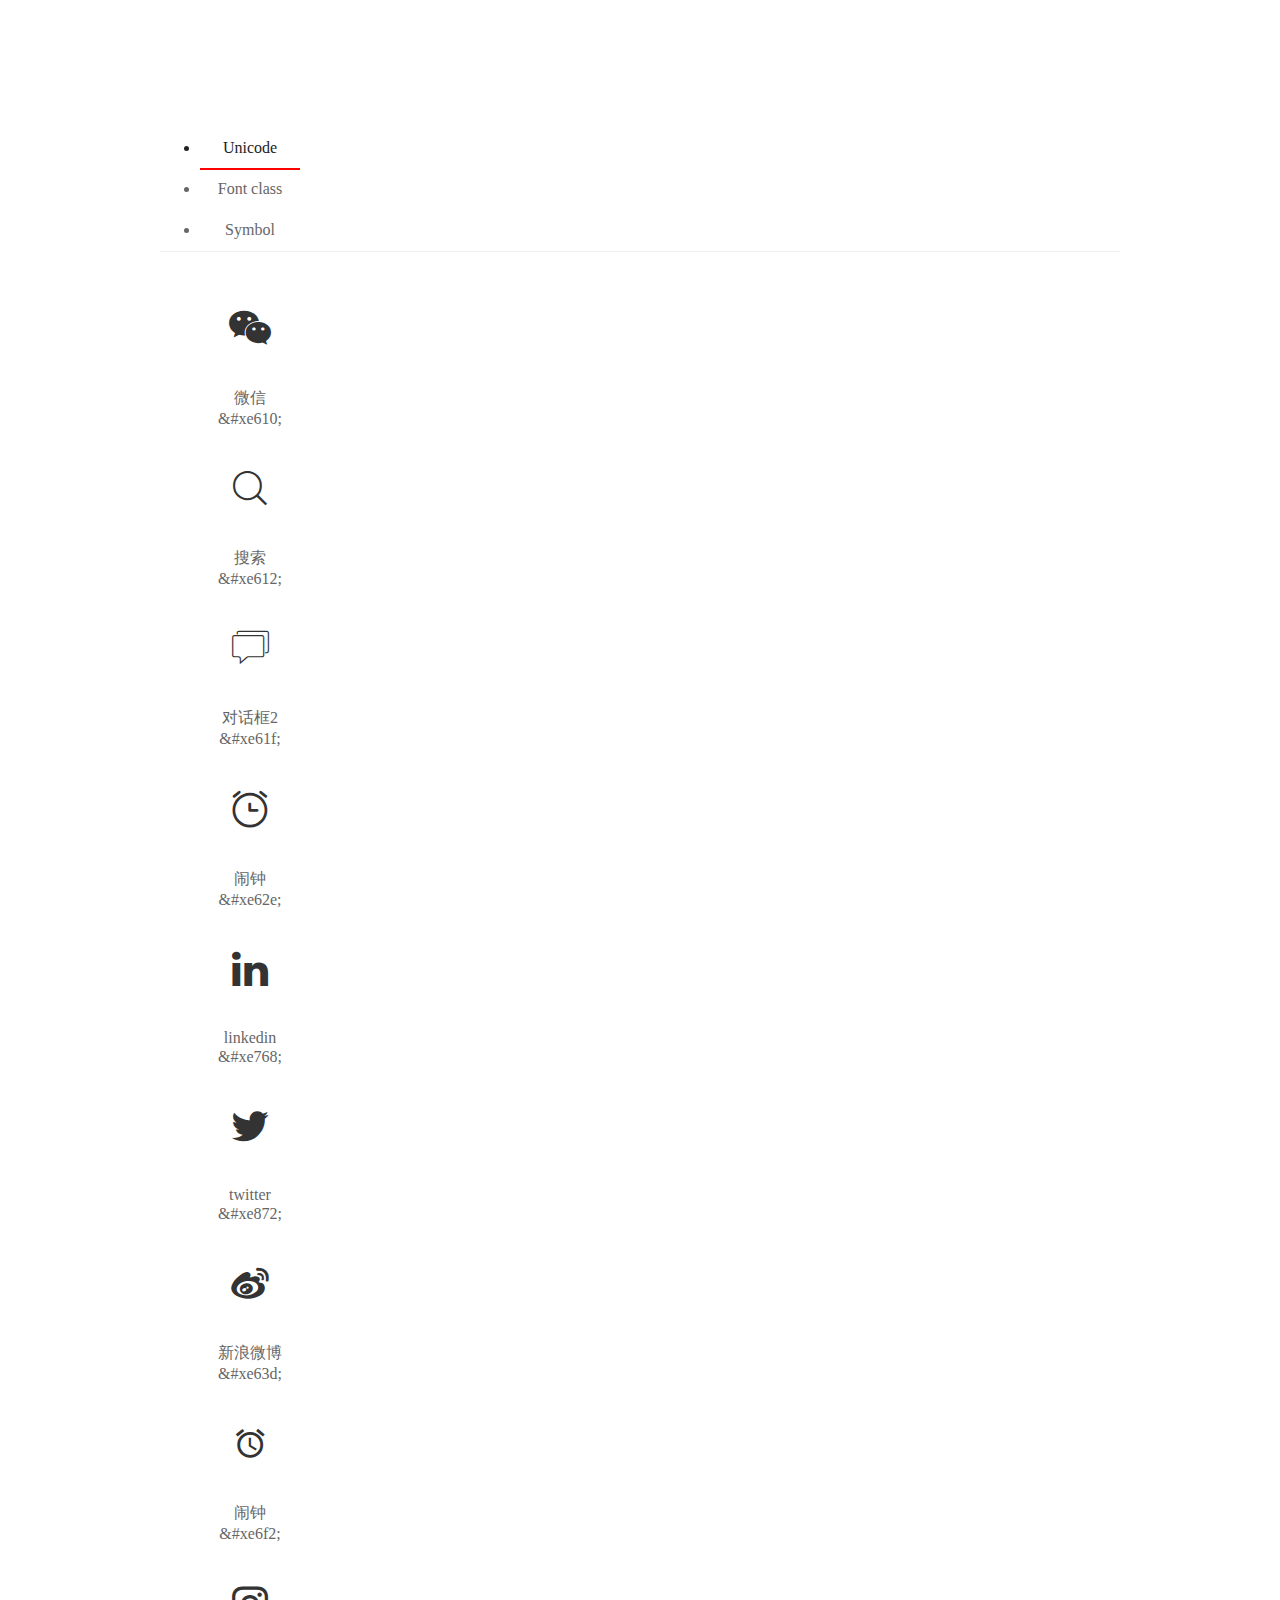
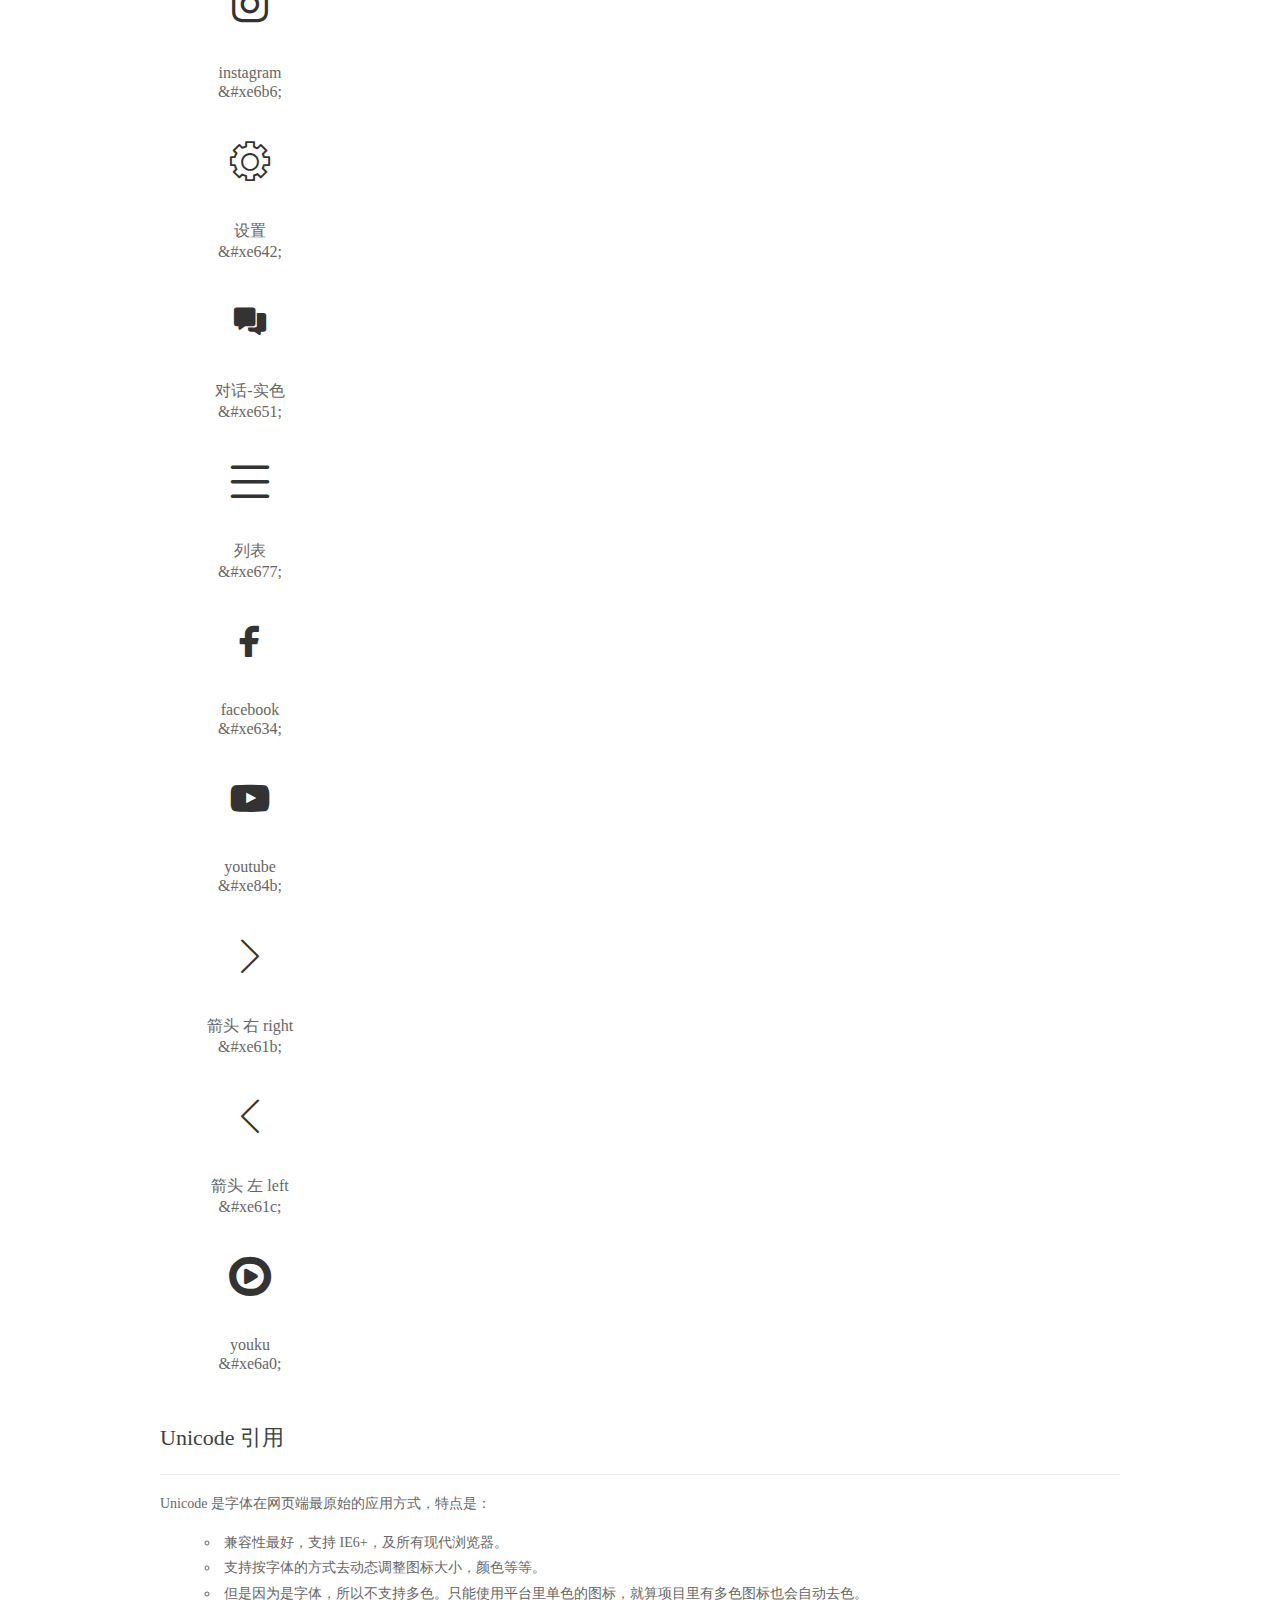
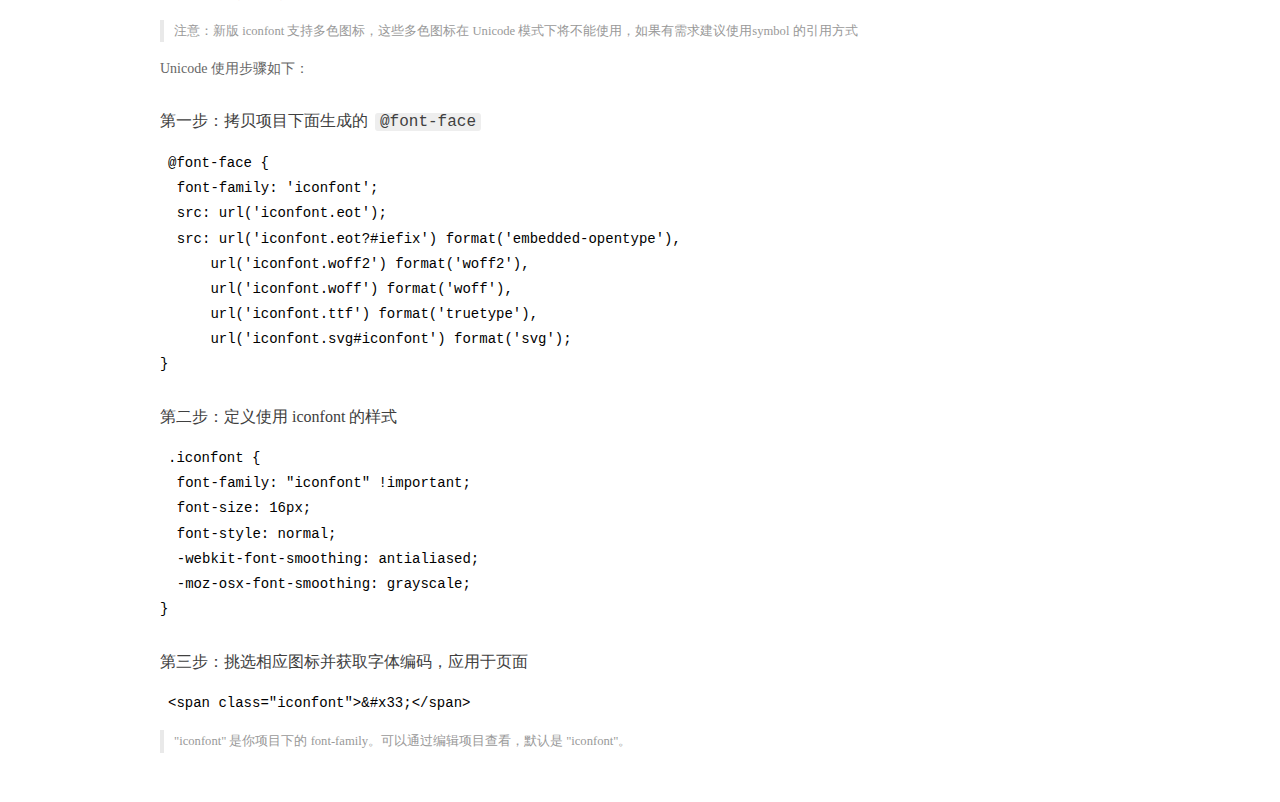
<file: iconfont/demo_index.html>
<!DOCTYPE html>
<html>
<head>
  <meta charset="utf-8"/>
  <title>IconFont Demo</title>
  <link rel="shortcut icon" href="https://gtms04.alicdn.com/tps/i4/TB1_oz6GVXXXXaFXpXXJDFnIXXX-64-64.ico" type="image/x-icon"/>
  <link rel="stylesheet" href="https://g.alicdn.com/thx/cube/1.3.2/cube.min.css">
  <link rel="stylesheet" href="demo.css">
  <link rel="stylesheet" href="iconfont.css">
  <script src="iconfont.js"></script>
  <!-- jQuery -->
  <script src="https://a1.alicdn.com/oss/uploads/2018/12/26/7bfddb60-08e8-11e9-9b04-53e73bb6408b.js"></script>
  <!-- 代码高亮 -->
  <script src="https://a1.alicdn.com/oss/uploads/2018/12/26/a3f714d0-08e6-11e9-8a15-ebf944d7534c.js"></script>
</head>
<body>
  <div class="main">
    <h1 class="logo"><a href="https://www.iconfont.cn/" title="iconfont 首页" target="_blank">&#xe86b;</a></h1>
    <div class="nav-tabs">
      <ul id="tabs" class="dib-box">
        <li class="dib active"><span>Unicode</span></li>
        <li class="dib"><span>Font class</span></li>
        <li class="dib"><span>Symbol</span></li>
      </ul>
      
    </div>
    <div class="tab-container">
      <div class="content unicode" style="display: block;">
          <ul class="icon_lists dib-box">
          
            <li class="dib">
              <span class="icon iconfont">&#xe610;</span>
                <div class="name">微信</div>
                <div class="code-name">&amp;#xe610;</div>
              </li>
          
            <li class="dib">
              <span class="icon iconfont">&#xe612;</span>
                <div class="name">搜索</div>
                <div class="code-name">&amp;#xe612;</div>
              </li>
          
            <li class="dib">
              <span class="icon iconfont">&#xe61f;</span>
                <div class="name">对话框2</div>
                <div class="code-name">&amp;#xe61f;</div>
              </li>
          
            <li class="dib">
              <span class="icon iconfont">&#xe62e;</span>
                <div class="name">闹钟</div>
                <div class="code-name">&amp;#xe62e;</div>
              </li>
          
            <li class="dib">
              <span class="icon iconfont">&#xe768;</span>
                <div class="name">linkedin</div>
                <div class="code-name">&amp;#xe768;</div>
              </li>
          
            <li class="dib">
              <span class="icon iconfont">&#xe872;</span>
                <div class="name">twitter</div>
                <div class="code-name">&amp;#xe872;</div>
              </li>
          
            <li class="dib">
              <span class="icon iconfont">&#xe63d;</span>
                <div class="name">新浪微博</div>
                <div class="code-name">&amp;#xe63d;</div>
              </li>
          
            <li class="dib">
              <span class="icon iconfont">&#xe6f2;</span>
                <div class="name">闹钟</div>
                <div class="code-name">&amp;#xe6f2;</div>
              </li>
          
            <li class="dib">
              <span class="icon iconfont">&#xe6b6;</span>
                <div class="name">instagram</div>
                <div class="code-name">&amp;#xe6b6;</div>
              </li>
          
            <li class="dib">
              <span class="icon iconfont">&#xe642;</span>
                <div class="name">设置</div>
                <div class="code-name">&amp;#xe642;</div>
              </li>
          
            <li class="dib">
              <span class="icon iconfont">&#xe651;</span>
                <div class="name">对话-实色</div>
                <div class="code-name">&amp;#xe651;</div>
              </li>
          
            <li class="dib">
              <span class="icon iconfont">&#xe677;</span>
                <div class="name">列表</div>
                <div class="code-name">&amp;#xe677;</div>
              </li>
          
            <li class="dib">
              <span class="icon iconfont">&#xe634;</span>
                <div class="name">facebook</div>
                <div class="code-name">&amp;#xe634;</div>
              </li>
          
            <li class="dib">
              <span class="icon iconfont">&#xe84b;</span>
                <div class="name">youtube</div>
                <div class="code-name">&amp;#xe84b;</div>
              </li>
          
            <li class="dib">
              <span class="icon iconfont">&#xe61b;</span>
                <div class="name">箭头 右 right</div>
                <div class="code-name">&amp;#xe61b;</div>
              </li>
          
            <li class="dib">
              <span class="icon iconfont">&#xe61c;</span>
                <div class="name">箭头 左 left</div>
                <div class="code-name">&amp;#xe61c;</div>
              </li>
          
            <li class="dib">
              <span class="icon iconfont">&#xe6a0;</span>
                <div class="name">youku</div>
                <div class="code-name">&amp;#xe6a0;</div>
              </li>
          
          </ul>
          <div class="article markdown">
          <h2 id="unicode-">Unicode 引用</h2>
          <hr>

          <p>Unicode 是字体在网页端最原始的应用方式，特点是：</p>
          <ul>
            <li>兼容性最好，支持 IE6+，及所有现代浏览器。</li>
            <li>支持按字体的方式去动态调整图标大小，颜色等等。</li>
            <li>但是因为是字体，所以不支持多色。只能使用平台里单色的图标，就算项目里有多色图标也会自动去色。</li>
          </ul>
          <blockquote>
            <p>注意：新版 iconfont 支持多色图标，这些多色图标在 Unicode 模式下将不能使用，如果有需求建议使用symbol 的引用方式</p>
          </blockquote>
          <p>Unicode 使用步骤如下：</p>
          <h3 id="-font-face">第一步：拷贝项目下面生成的 <code>@font-face</code></h3>
<pre><code class="language-css"
>@font-face {
  font-family: 'iconfont';
  src: url('iconfont.eot');
  src: url('iconfont.eot?#iefix') format('embedded-opentype'),
      url('iconfont.woff2') format('woff2'),
      url('iconfont.woff') format('woff'),
      url('iconfont.ttf') format('truetype'),
      url('iconfont.svg#iconfont') format('svg');
}
</code></pre>
          <h3 id="-iconfont-">第二步：定义使用 iconfont 的样式</h3>
<pre><code class="language-css"
>.iconfont {
  font-family: "iconfont" !important;
  font-size: 16px;
  font-style: normal;
  -webkit-font-smoothing: antialiased;
  -moz-osx-font-smoothing: grayscale;
}
</code></pre>
          <h3 id="-">第三步：挑选相应图标并获取字体编码，应用于页面</h3>
<pre>
<code class="language-html"
>&lt;span class="iconfont"&gt;&amp;#x33;&lt;/span&gt;
</code></pre>
          <blockquote>
            <p>"iconfont" 是你项目下的 font-family。可以通过编辑项目查看，默认是 "iconfont"。</p>
          </blockquote>
          </div>
      </div>
      <div class="content font-class">
        <ul class="icon_lists dib-box">
          
          <li class="dib">
            <span class="icon iconfont icon-weixin"></span>
            <div class="name">
              微信
            </div>
            <div class="code-name">.icon-weixin
            </div>
          </li>
          
          <li class="dib">
            <span class="icon iconfont icon-sousuo"></span>
            <div class="name">
              搜索
            </div>
            <div class="code-name">.icon-sousuo
            </div>
          </li>
          
          <li class="dib">
            <span class="icon iconfont icon-duihuakuang2"></span>
            <div class="name">
              对话框2
            </div>
            <div class="code-name">.icon-duihuakuang2
            </div>
          </li>
          
          <li class="dib">
            <span class="icon iconfont icon-naozhong"></span>
            <div class="name">
              闹钟
            </div>
            <div class="code-name">.icon-naozhong
            </div>
          </li>
          
          <li class="dib">
            <span class="icon iconfont icon-linkedin"></span>
            <div class="name">
              linkedin
            </div>
            <div class="code-name">.icon-linkedin
            </div>
          </li>
          
          <li class="dib">
            <span class="icon iconfont icon-twitter"></span>
            <div class="name">
              twitter
            </div>
            <div class="code-name">.icon-twitter
            </div>
          </li>
          
          <li class="dib">
            <span class="icon iconfont icon-weibo"></span>
            <div class="name">
              新浪微博
            </div>
            <div class="code-name">.icon-weibo
            </div>
          </li>
          
          <li class="dib">
            <span class="icon iconfont icon-ai254"></span>
            <div class="name">
              闹钟
            </div>
            <div class="code-name">.icon-ai254
            </div>
          </li>
          
          <li class="dib">
            <span class="icon iconfont icon-instagram"></span>
            <div class="name">
              instagram
            </div>
            <div class="code-name">.icon-instagram
            </div>
          </li>
          
          <li class="dib">
            <span class="icon iconfont icon-shezhi"></span>
            <div class="name">
              设置
            </div>
            <div class="code-name">.icon-shezhi
            </div>
          </li>
          
          <li class="dib">
            <span class="icon iconfont icon-talk-s"></span>
            <div class="name">
              对话-实色
            </div>
            <div class="code-name">.icon-talk-s
            </div>
          </li>
          
          <li class="dib">
            <span class="icon iconfont icon-icon-"></span>
            <div class="name">
              列表
            </div>
            <div class="code-name">.icon-icon-
            </div>
          </li>
          
          <li class="dib">
            <span class="icon iconfont icon-facebook"></span>
            <div class="name">
              facebook
            </div>
            <div class="code-name">.icon-facebook
            </div>
          </li>
          
          <li class="dib">
            <span class="icon iconfont icon-youtube"></span>
            <div class="name">
              youtube
            </div>
            <div class="code-name">.icon-youtube
            </div>
          </li>
          
          <li class="dib">
            <span class="icon iconfont icon-jiantouyou"></span>
            <div class="name">
              箭头 右 right
            </div>
            <div class="code-name">.icon-jiantouyou
            </div>
          </li>
          
          <li class="dib">
            <span class="icon iconfont icon-jiantouzuo"></span>
            <div class="name">
              箭头 左 left
            </div>
            <div class="code-name">.icon-jiantouzuo
            </div>
          </li>
          
          <li class="dib">
            <span class="icon iconfont icon-youku"></span>
            <div class="name">
              youku
            </div>
            <div class="code-name">.icon-youku
            </div>
          </li>
          
        </ul>
        <div class="article markdown">
        <h2 id="font-class-">font-class 引用</h2>
        <hr>

        <p>font-class 是 Unicode 使用方式的一种变种，主要是解决 Unicode 书写不直观，语意不明确的问题。</p>
        <p>与 Unicode 使用方式相比，具有如下特点：</p>
        <ul>
          <li>兼容性良好，支持 IE8+，及所有现代浏览器。</li>
          <li>相比于 Unicode 语意明确，书写更直观。可以很容易分辨这个 icon 是什么。</li>
          <li>因为使用 class 来定义图标，所以当要替换图标时，只需要修改 class 里面的 Unicode 引用。</li>
          <li>不过因为本质上还是使用的字体，所以多色图标还是不支持的。</li>
        </ul>
        <p>使用步骤如下：</p>
        <h3 id="-fontclass-">第一步：引入项目下面生成的 fontclass 代码：</h3>
<pre><code class="language-html">&lt;link rel="stylesheet" href="./iconfont.css"&gt;
</code></pre>
        <h3 id="-">第二步：挑选相应图标并获取类名，应用于页面：</h3>
<pre><code class="language-html">&lt;span class="iconfont icon-xxx"&gt;&lt;/span&gt;
</code></pre>
        <blockquote>
          <p>"
            iconfont" 是你项目下的 font-family。可以通过编辑项目查看，默认是 "iconfont"。</p>
        </blockquote>
      </div>
      </div>
      <div class="content symbol">
          <ul class="icon_lists dib-box">
          
            <li class="dib">
                <svg class="icon svg-icon" aria-hidden="true">
                  <use xlink:href="#icon-weixin"></use>
                </svg>
                <div class="name">微信</div>
                <div class="code-name">#icon-weixin</div>
            </li>
          
            <li class="dib">
                <svg class="icon svg-icon" aria-hidden="true">
                  <use xlink:href="#icon-sousuo"></use>
                </svg>
                <div class="name">搜索</div>
                <div class="code-name">#icon-sousuo</div>
            </li>
          
            <li class="dib">
                <svg class="icon svg-icon" aria-hidden="true">
                  <use xlink:href="#icon-duihuakuang2"></use>
                </svg>
                <div class="name">对话框2</div>
                <div class="code-name">#icon-duihuakuang2</div>
            </li>
          
            <li class="dib">
                <svg class="icon svg-icon" aria-hidden="true">
                  <use xlink:href="#icon-naozhong"></use>
                </svg>
                <div class="name">闹钟</div>
                <div class="code-name">#icon-naozhong</div>
            </li>
          
            <li class="dib">
                <svg class="icon svg-icon" aria-hidden="true">
                  <use xlink:href="#icon-linkedin"></use>
                </svg>
                <div class="name">linkedin</div>
                <div class="code-name">#icon-linkedin</div>
            </li>
          
            <li class="dib">
                <svg class="icon svg-icon" aria-hidden="true">
                  <use xlink:href="#icon-twitter"></use>
                </svg>
                <div class="name">twitter</div>
                <div class="code-name">#icon-twitter</div>
            </li>
          
            <li class="dib">
                <svg class="icon svg-icon" aria-hidden="true">
                  <use xlink:href="#icon-weibo"></use>
                </svg>
                <div class="name">新浪微博</div>
                <div class="code-name">#icon-weibo</div>
            </li>
          
            <li class="dib">
                <svg class="icon svg-icon" aria-hidden="true">
                  <use xlink:href="#icon-ai254"></use>
                </svg>
                <div class="name">闹钟</div>
                <div class="code-name">#icon-ai254</div>
            </li>
          
            <li class="dib">
                <svg class="icon svg-icon" aria-hidden="true">
                  <use xlink:href="#icon-instagram"></use>
                </svg>
                <div class="name">instagram</div>
                <div class="code-name">#icon-instagram</div>
            </li>
          
            <li class="dib">
                <svg class="icon svg-icon" aria-hidden="true">
                  <use xlink:href="#icon-shezhi"></use>
                </svg>
                <div class="name">设置</div>
                <div class="code-name">#icon-shezhi</div>
            </li>
          
            <li class="dib">
                <svg class="icon svg-icon" aria-hidden="true">
                  <use xlink:href="#icon-talk-s"></use>
                </svg>
                <div class="name">对话-实色</div>
                <div class="code-name">#icon-talk-s</div>
            </li>
          
            <li class="dib">
                <svg class="icon svg-icon" aria-hidden="true">
                  <use xlink:href="#icon-icon-"></use>
                </svg>
                <div class="name">列表</div>
                <div class="code-name">#icon-icon-</div>
            </li>
          
            <li class="dib">
                <svg class="icon svg-icon" aria-hidden="true">
                  <use xlink:href="#icon-facebook"></use>
                </svg>
                <div class="name">facebook</div>
                <div class="code-name">#icon-facebook</div>
            </li>
          
            <li class="dib">
                <svg class="icon svg-icon" aria-hidden="true">
                  <use xlink:href="#icon-youtube"></use>
                </svg>
                <div class="name">youtube</div>
                <div class="code-name">#icon-youtube</div>
            </li>
          
            <li class="dib">
                <svg class="icon svg-icon" aria-hidden="true">
                  <use xlink:href="#icon-jiantouyou"></use>
                </svg>
                <div class="name">箭头 右 right</div>
                <div class="code-name">#icon-jiantouyou</div>
            </li>
          
            <li class="dib">
                <svg class="icon svg-icon" aria-hidden="true">
                  <use xlink:href="#icon-jiantouzuo"></use>
                </svg>
                <div class="name">箭头 左 left</div>
                <div class="code-name">#icon-jiantouzuo</div>
            </li>
          
            <li class="dib">
                <svg class="icon svg-icon" aria-hidden="true">
                  <use xlink:href="#icon-youku"></use>
                </svg>
                <div class="name">youku</div>
                <div class="code-name">#icon-youku</div>
            </li>
          
          </ul>
          <div class="article markdown">
          <h2 id="symbol-">Symbol 引用</h2>
          <hr>

          <p>这是一种全新的使用方式，应该说这才是未来的主流，也是平台目前推荐的用法。相关介绍可以参考这篇<a href="">文章</a>
            这种用法其实是做了一个 SVG 的集合，与另外两种相比具有如下特点：</p>
          <ul>
            <li>支持多色图标了，不再受单色限制。</li>
            <li>通过一些技巧，支持像字体那样，通过 <code>font-size</code>, <code>color</code> 来调整样式。</li>
            <li>兼容性较差，支持 IE9+，及现代浏览器。</li>
            <li>浏览器渲染 SVG 的性能一般，还不如 png。</li>
          </ul>
          <p>使用步骤如下：</p>
          <h3 id="-symbol-">第一步：引入项目下面生成的 symbol 代码：</h3>
<pre><code class="language-html">&lt;script src="./iconfont.js"&gt;&lt;/script&gt;
</code></pre>
          <h3 id="-css-">第二步：加入通用 CSS 代码（引入一次就行）：</h3>
<pre><code class="language-html">&lt;style&gt;
.icon {
  width: 1em;
  height: 1em;
  vertical-align: -0.15em;
  fill: currentColor;
  overflow: hidden;
}
&lt;/style&gt;
</code></pre>
          <h3 id="-">第三步：挑选相应图标并获取类名，应用于页面：</h3>
<pre><code class="language-html">&lt;svg class="icon" aria-hidden="true"&gt;
  &lt;use xlink:href="#icon-xxx"&gt;&lt;/use&gt;
&lt;/svg&gt;
</code></pre>
          </div>
      </div>

    </div>
  </div>
  <script>
  $(document).ready(function () {
      $('.tab-container .content:first').show()

      $('#tabs li').click(function (e) {
        var tabContent = $('.tab-container .content')
        var index = $(this).index()

        if ($(this).hasClass('active')) {
          return
        } else {
          $('#tabs li').removeClass('active')
          $(this).addClass('active')

          tabContent.hide().eq(index).fadeIn()
        }
      })
    })
  </script>
</body>
</html>
</file>
<file: iconfont/iconfont.css>
@font-face {font-family: "iconfont";
  src: url('iconfont.eot?t=1587374553712'); /* IE9 */
  src: url('iconfont.eot?t=1587374553712#iefix') format('embedded-opentype'), /* IE6-IE8 */
  url('[data-uri]') format('woff2'),
  url('iconfont.woff?t=1587374553712') format('woff'),
  url('iconfont.ttf?t=1587374553712') format('truetype'), /* chrome, firefox, opera, Safari, Android, iOS 4.2+ */
  url('iconfont.svg?t=1587374553712#iconfont') format('svg'); /* iOS 4.1- */
}

.iconfont {
  font-family: "iconfont" !important;
  font-size: 16px;
  font-style: normal;
  -webkit-font-smoothing: antialiased;
  -moz-osx-font-smoothing: grayscale;
}

.icon-weixin:before {
  content: "\e610";
}

.icon-sousuo:before {
  content: "\e612";
}

.icon-duihuakuang2:before {
  content: "\e61f";
}

.icon-naozhong:before {
  content: "\e62e";
}

.icon-linkedin:before {
  content: "\e768";
}

.icon-twitter:before {
  content: "\e872";
}

.icon-weibo:before {
  content: "\e63d";
}

.icon-ai254:before {
  content: "\e6f2";
}

.icon-instagram:before {
  content: "\e6b6";
}

.icon-shezhi:before {
  content: "\e642";
}

.icon-talk-s:before {
  content: "\e651";
}

.icon-icon-:before {
  content: "\e677";
}

.icon-facebook:before {
  content: "\e634";
}

.icon-youtube:before {
  content: "\e84b";
}

.icon-jiantouyou:before {
  content: "\e61b";
}

.icon-jiantouzuo:before {
  content: "\e61c";
}

.icon-youku:before {
  content: "\e6a0";
}
</file>
<file: css/style.css>
*{
box-sizing: border-box;
}
/* 版心 */
.container {
    position: relative;
    margin: 0 auto;
    width: 1270px;
}
.container-two {
    position: relative;
    margin: 0 auto;
    width: 1585px;
}
article,
aside,
details,
figcaption,
figure,
footer,
header,
hgroup,
main,
nav,
section,
summary {
    display: block
}

audio,
canvas,
video {
    display: inline-block;
    *display: inline;
    *zoom: 1
}

audio:not([controls]) {
    display: none;
    height: 0
}

[hidden] {
    display: none
}

html {
    font-size: 100%;
    -ms-text-size-adjust: 100%;
    -webkit-text-size-adjust: 100%
}

html,
button,
input,
select,
textarea {
    font-family: sans-serif
}

body {
    margin: 0
}

a:focus {
    outline: thin dotted
}

a:active,
a:hover {
    outline: 0
}

h1 {
    font-size: 2em;
    margin: .67em 0
}

h2 {
    font-size: 1.5em;
    margin: .83em 0
}

h3 {
    font-size: 1.17em;
    margin: 1em 0
}

h4 {
    font-size: 1em;
    margin: 1.33em 0
}

h5 {
    font-size: .83em;
    margin: 1.67em 0
}

h6 {
    font-size: .67em;
    margin: 2.33em 0
}

abbr[title] {
    border-bottom: 1px dotted
}

b,
strong {
    font-weight: 700
}

blockquote {
    margin: 1em 40px
}

dfn {
    font-style: italic
}

hr {
    -moz-box-sizing: content-box;
    box-sizing: content-box;
    height: 0
}

mark {
    background: #ff0;
    color: #000
}

p,
pre {
    margin: 1em 0
}

code,
kbd,
pre,
samp {
    font-family: monospace, serif;
    _font-family: 'courier new', monospace;
    font-size: 1em
}

pre {
    white-space: pre;
    white-space: pre-wrap;
    word-wrap: break-word
}

q {
    quotes: none
}

q:before,
q:after {
    content: '';
    content: none
}

small {
    font-size: 80%
}

sub,
sup {
    font-size: 75%;
    line-height: 0;
    position: relative;
    vertical-align: baseline
}

sup {
    top: -.5em
}

sub {
    bottom: -.25em
}

dl,
menu,
ol,
ul {
    margin: 1em 0
}

dd {
    margin: 0 0 0 40px
}

menu,
ol,
ul {
    padding: 0 0 0 40px
}

nav ul,
nav ol {
    list-style: none;
    list-style-image: none
}

img {
    border: 0;
    -ms-interpolation-mode: bicubic
}

svg:not(:root) {
    overflow: hidden
}

figure {
    margin: 0
}

form {
    margin: 0
}

fieldset {
    border: 1px solid silver;
    margin: 0 2px;
    padding: .35em .625em .75em
}

legend {
    border: 0;
    padding: 0;
    white-space: normal;
    *margin-left: -7px
}

button,
input,
select,
textarea {
    font-size: 100%;
    margin: 0;
    vertical-align: baseline;
    *vertical-align: middle
}

button,
input {
    line-height: normal
}

button,
select {
    text-transform: none
}

button,
html input[type=button],
input[type=reset],
input[type=submit] {
    -webkit-appearance: button;
    cursor: pointer;
    *overflow: visible
}

button[disabled],
html input[disabled] {
    cursor: default
}

input[type=checkbox],
input[type=radio] {
    box-sizing: border-box;
    padding: 0;
    *height: 13px;
    *width: 13px
}

input[type=search] {
    -webkit-appearance: textfield;
    -moz-box-sizing: content-box;
    -webkit-box-sizing: content-box;
    box-sizing: content-box
}

input[type=search]::-webkit-search-cancel-button,
input[type=search]::-webkit-search-decoration {
    -webkit-appearance: none
}

button::-moz-focus-inner,
input::-moz-focus-inner {
    border: 0;
    padding: 0
}

textarea {
    overflow: auto;
    vertical-align: top
}

table {
    border-collapse: collapse;
    border-spacing: 0
}

/* html {
   overflow: hidden 
} */

a {
    text-decoration: none
}

img {
    display: block
}

ul,
li {
    list-style: none;
    margin: 0;
    padding: 0
}

body {
    min-width: 1000px;
    min-height: 600px;
}
</file>
<file: css/index.css>
nav {
  position: fixed;
  top: 0;
  height: 94px;
  width: 100%;
  background-color: #181818;
  background-image: url("../img/logo.webp");
  background-repeat: no-repeat;
  background-position: 75px 18px;
  padding-left: 167px;
  overflow: hidden;
  box-sizing: border-box;
  z-index: 10;
}
.nav-left {
  float: left;
}
.nav-left .car,
.nav-left .service,
.nav-left .match {
  position: relative;
  color: white;
  float: left;
  font-size: 18px;
  margin-top: 35px;
  margin-left: 33px;
  cursor: pointer;
  height: 18px;
  z-index: 2;
}
.nav-left .car-bottom {
  position: absolute;
  background-color: white;
  height: 1px;
  width: 0;
  left: 0;
  top: 25px;
}
.nav-left .car-menu {
  display: none;
  float: left;
  margin-left: 30px;
}
.nav-left .car-menu li {
  color: #ffffff;
  margin: 38px 0;
  font-size: 12px;
  opacity: 0.5;
  cursor: pointer;
}
.nav-left .service-menu {
  display: none;
  float: left;
  margin-left: 100px;
}
.nav-left .service-menu li {
  color: #ffffff;
  margin: 38px 0;
  font-size: 12px;
  opacity: 0.5;
  cursor: pointer;
}
.nav-left .service-menu li:hover {
  opacity: 1;
}
.nav-left .car-menu-first {
  position: absolute;
  display: none;
  left: 370px;
  top: 57px;
  z-index: 1;
}
.nav-left .car-menu-first li {
  color: #ffffff;
  margin: 36px 0;
  font-size: 12px;
  cursor: pointer;
}
.nav-left .car-menu-second {
  position: absolute;
  display: none;
  left: 370px;
  top: 57px;
  z-index: 1;
}
.nav-left .car-menu-second li {
  color: #ffffff;
  margin: 36px 0;
  font-size: 12px;
  cursor: pointer;
}
.nav-left .car-menu-third {
  position: absolute;
  display: none;
  left: 370px;
  top: 57px;
  z-index: 1;
}
.nav-left .car-menu-third li {
  color: #ffffff;
  margin: 36px 0;
  font-size: 12px;
  cursor: pointer;
}
.nav-left .car-menu-fourth {
  position: absolute;
  display: none;
  left: 370px;
  top: 57px;
  z-index: 1;
}
.nav-left .car-menu-fourth li {
  color: #ffffff;
  margin: 36px 0;
  font-size: 12px;
  cursor: pointer;
}
.nav-third {
  display: none;
  position: absolute;
  width: 1365px;
  height: 778px;
  left: 267px;
}
.nav-third .nav-third-car img {
  width: 1350px;
}
.nav-third .nav-third-car .nav-third-one-top {
  position: absolute;
  right: 0;
  top: 180px;
  width: 543px;
  height: 152px;
  border: 1px solid #585858;
  box-sizing: border-box;
}
.nav-third .nav-third-car .nav-third-one-top span {
  color: #fff;
  margin-left: 15px;
  font-size: 14px;
}
.nav-third .nav-third-car .nav-third-one-top p {
  float: left;
  font-size: 34px;
  color: #ffffff;
  margin: 0 15px;
}
.nav-third .nav-third-car .nav-third-one-top .hexagon {
  height: 50px;
}
.nav-third .nav-third-car .nav-third-one-top .hexagon .exagon {
  float: left;
  height: 50px;
  fill: transparent;
  stroke: #fff;
  margin-top: 50px;
  margin-left: 88px;
}
.nav-third .nav-third-car .nav-third-one-top:hover .exagon {
  fill: #fff;
}
.nav-third .nav-third-car .nav-third-one-top:hover .foreground {
  stroke: #111;
}
.nav-third .nav-third-car .nav-third-one-center {
  position: absolute;
  right: 0;
  top: 332px;
  width: 543px;
  height: 282px;
  border: 1px solid #585858;
  border-top: 0 ;
  box-sizing: border-box;
}
.nav-third .nav-third-car .nav-third-one-bottom-right {
  position: absolute;
  right: 0;
  top: 614px;
  width: 242px;
  height: 152px;
  border: 1px solid #585858;
  border-top: 0 ;
  box-sizing: border-box;
}
.nav-third .nav-third-car .nav-third-one-bottom-right span {
  display: inline-block;
  color: #fff;
  margin-left: 80px;
  font-size: 14px;
  margin-top: 50px;
}
.nav-third .nav-third-car .nav-third-one-bottom-right p {
  float: left;
  font-size: 34px;
  color: #ffffff;
  margin: 0;
  margin-left: 80px;
}
.nav-third .nav-third-car .nav-third-one-bottom-bottom {
  position: absolute;
  right: 242px;
  top: 614px;
  width: 301px;
  height: 152px;
  border: 1px solid #585858;
  border-top: 0 ;
  border-right: 0 ;
  box-sizing: border-box;
}
.nav-third .nav-third-car .nav-third-one-bottom-bottom span {
  display: inline-block;
  color: #fff;
  margin-left: 80px;
  font-size: 14px;
  margin-top: 50px;
}
.nav-third .nav-third-car .nav-third-one-bottom-bottom p {
  float: left;
  font-size: 34px;
  color: #ffffff;
  margin: 0;
  margin-left: 80px;
}
.nav-third .nav-third-car .nav-third-one-bottom-left-bottom {
  position: absolute;
  right: 543px;
  top: 613px;
  width: 406px;
  height: 153px;
  border: 1px solid #585858;
  border-right: 0 ;
  box-sizing: border-box;
}
.nav-third .nav-third-car .nav-third-one-bottom-left-bottom span {
  display: inline-block;
  color: #fff;
  margin-left: 80px;
  font-size: 14px;
  margin-top: 50px;
}
.nav-third .nav-third-car .nav-third-one-bottom-left-bottom p {
  float: left;
  font-size: 34px;
  color: #ffffff;
  margin: 0;
  margin-left: 80px;
}
.nav-third .nav-third-car .nav-third-one-bottom-left {
  position: absolute;
  right: 949px;
  top: 613px;
  width: 372px;
  height: 153px;
  border: 1px solid #585858;
  border-right: 0 ;
  box-sizing: border-box;
}
.nav-third .nav-third-car .nav-third-one-bottom-left span {
  color: #fff;
  margin-left: 15px;
  font-size: 14px;
}
.nav-third .nav-third-car .nav-third-one-bottom-left p {
  float: left;
  font-size: 34px;
  color: #ffffff;
  margin: 0 15px;
}
.nav-third .nav-third-car .nav-third-one-bottom-left .hexagon {
  height: 50px;
}
.nav-third .nav-third-car .nav-third-one-bottom-left .hexagon .exagon {
  float: left;
  height: 50px;
  fill: transparent;
  stroke: #fff;
  margin-top: 50px;
  margin-left: 88px;
}
.nav-third .nav-third-car .nav-third-one-bottom-left:hover .exagon {
  fill: #fff;
}
.nav-third .nav-third-car .nav-third-one-bottom-left:hover .foreground {
  stroke: #111;
}
.nav-right {
  float: right;
  padding-right: 35px;
}
.nav-right .nav-right-left {
  float: left;
  margin-right: 35px;
}
.nav-right .nav-right-left a {
  position: relative;
  color: white;
  line-height: 94px;
  margin-right: 35px;
  cursor: pointer;
}
.nav-right .nav-right-left a .car-bottom {
  position: absolute;
  background-color: white;
  height: 1px;
  width: 0;
  left: 0;
  top: 28px;
}
.nav-right .nav-right-right {
  float: right;
}
.nav-right .nav-right-right .setUp,
.nav-right .nav-right-right .chat,
.nav-right .nav-right-right .search,
.nav-right .nav-right-right .list {
  float: left;
  font-size: 30px;
  color: white;
  line-height: 94px;
  margin-right: 35px;
  cursor: pointer;
  opacity: 0.7;
}
.nav-right .nav-right-right ul:hover {
  opacity: 1;
}
.slider {
  width: 100%;
  height: 970px;
  margin-top: 20px;
  position: relative;
}
.slider img {
  width: 100%;
  margin-top: -100px;
}
.slider ul li {
  position: absolute;
  height: 1070px;
  box-sizing: border-box;
}
.slider .smoll-big {
  display: inline-block;
  animation: six 1s;
  transition: all 2s;
  transform-origin: center;
}
.slider .slider-word {
  position: absolute;
  bottom: 575px;
  left: 150px;
}
.slider .slider-word .upper {
  margin-bottom: 50px;
}
.slider .slider-word .upper div {
  float: left;
  color: #fff;
  opacity: 0;
  font-size: 24px ;
  font-weight: bolder;
}
.slider .slider-word .exagon {
  height: 72px;
  fill: transparent;
  stroke: #fff;
}
.slider .slider-word a {
  height: 72px;
  width: 63px;
  display: block;
  opacity: 1;
  transition: all 2s;
  transform-origin: center;
}
.slider .slider-word .exagon:hover {
  fill: #ffffff;
}
.slider .slider-word .exagon:hover .foreground {
  stroke: #111;
}
.slider .slider-word p {
  position: relative;
  color: #fff;
  font-size: 108px;
  margin: 0;
  padding: 0;
  line-height: 100px;
  font-weight: bolder;
  margin-bottom: 40px;
}
.slider li:first-child {
  z-index: 1;
}
.slider li:nth-child(2) .slider-word {
  bottom: 440px;
}
.slider li:nth-child(3) .slider-word {
  bottom: 400px;
}
.arrow {
  display: none;
}
.arrow-left,
.arrow-right {
  font-family: "SimSun", "宋体";
  width: 30px;
  height: 60px;
  background-color: rgba(0, 0, 0, 0.1);
  position: absolute;
  top: 50%;
  margin-top: -30px;
  cursor: pointer;
  text-align: center;
  line-height: 60px;
  color: #fff;
  font-weight: 700;
  font-size: 30px;
}
.arrow-left:hover,
.arrow-right:hover {
  background-color: rgba(0, 0, 0, 0.5);
}
.arrow-left {
  left: 0;
}
.arrow-right {
  right: 0;
}
.slider ol {
  position: absolute;
  left: 90px;
  bottom: 110px;
  z-index: 2;
}
.slider ol li {
  float: left;
  width: 54px;
  height: 10px;
  margin-right: 10px;
  border-bottom: 1px solid #c0c5c9;
  cursor: pointer;
}
.slider ol li.current {
  border-bottom: 2px solid #fff;
}
.vehicle-type {
  height: 840px;
}
.vehicle-type img {
  width: 1903px;
}
.gutters {
  width: 1903px;
  height: 635px;
  position: relative;
  box-sizing: border-box;
}
.gutters video {
  width: 1903px;
}
.gutters img {
  width: 1903px;
}
.gutters .gutters-first {
  position: relative;
}
.gutters .gutters-first li {
  position: absolute;
}
.gutters .gutters-first li .exagon {
  position: absolute;
  height: 58px;
  fill: transparent;
  stroke: #111;
  left: 157px;
  bottom: 280px;
}
.gutters .gutters-first li .exagon:hover {
  fill: #111;
}
.gutters .gutters-first li .exagon:hover .foreground {
  stroke: #fff;
}
.gutters .gutters-first li p {
  position: absolute;
  left: 160px;
  bottom: 375px;
  color: #111111;
  font-size: 72px;
  margin: 0;
  padding: 0;
  line-height: 100px;
  font-weight: bolder;
  line-height: 72px;
}
.gutters .gutters-one {
  position: absolute;
  left: 160px;
  bottom: 530px;
}
.gutters .gutters-one div {
  display: inline-block;
  font-size: 24px;
  color: #111111;
  font-weight: bolder;
}
.gutters .gutters-second {
  position: absolute;
  bottom: 150px;
  left: 127px;
}
.gutters .gutters-second li {
  float: left;
  font-size: 16px;
  color: #111;
  opacity: 0.2;
  margin: 0 33px;
  cursor: pointer;
}
.gutters .gutters-second .gutters-second-one {
  opacity: 1;
}
.gutters .gutters-third {
  position: absolute;
  bottom: 110px;
  left: 127px;
}
.gutters .gutters-third .gutters-third-one {
  position: absolute;
  left: 0;
  bottom: 0;
  height: 2px;
  width: 139px;
  background-color: #111;
}
.gutters .gutters-third .gutters-third-two {
  position: absolute;
  left: 139px;
  bottom: 0;
  height: 2px;
  width: 0;
  background-color: #111;
}
.gutters .gutters-third .gutters-third-three {
  position: absolute;
  left: 239px;
  bottom: 0;
  height: 2px;
  width: 0;
  background-color: #111;
}
.gutters .gutters-fourse {
  position: absolute;
  bottom: 110px;
  left: 127px;
  width: 364px;
  height: 1px;
  background-color: #b2b2b2;
}
.exhibition {
  position: relative;
  height: 630px;
  background-image: url("../img/533702.jpg");
  background-repeat: no-repeat;
  background-position: 0 -260px;
}
.exhibition span {
  display: inline-block;
  font-size: 28px;
  color: #fff;
  margin-top: 210px;
  margin-left: 160px;
}
.exhibition p {
  font-size: 72px;
  color: #fff;
  margin: 0;
  margin-left: 160px;
}
.exhibition .exagon {
  position: absolute;
  height: 56px;
  fill: transparent;
  stroke: #fff;
  left: 160px;
  bottom: 200px;
}
.exhibition .exagon:hover {
  fill: #ffffff;
}
.exhibition .exagon:hover .foreground {
  stroke: #111;
}
.article .article-one h4 {
  color: 111;
  font-size: 24px;
  line-height: 0px;
}
.article .article-one h1 {
  color: #111;
  font-size: 82px;
  line-height: 30px;
}
.article .article-one img {
  width: 100%;
  height: 630px;
}
.article .article-one h5 {
  color: #111;
  font-size: 16px;
  line-height: 30px;
}
.article .article-one a {
  font-size: 28px;
  color: #111;
  font-weight: bold;
}
.article .article-one span {
  font-size: 16px;
  color: #242424;
  line-height: 1.8;
  font-weight: lighter;
}
.article .article-one .article-box {
  float: right;
  border: 1px solid #d0d0d0;
  box-sizing: border-box;
  height: 52px;
  width: 215px;
  color: #111;
  text-align: center;
  line-height: 52px;
  margin-bottom: 50px;
}
.article .article-one .article-box:hover {
  background-color: #111;
  color: #fff;
  border: 1px solid #111;
}
.article .article-two {
  overflow: hidden;
  margin-top: 60px;
}
.article .article-two .article-img {
  float: left;
  height: 260px;
  width: 634px;
  background-image: url("../img/04_14_cover_m.webp");
  background-size: 100%;
  background-position: 0px -50px;
}
.article .article-two h5 {
  float: left;
  color: #202020;
  font-size: 14px;
  margin: 0;
  font-weight: lighter;
  margin-left: 40px;
}
.article .article-two a {
  float: right;
  font-size: 28px ;
  color: #111;
  font-weight: bold;
  margin-top: 28px;
  margin-right: 110px;
}
.article .article-two .article-box {
  float: right;
  border: 1px solid #d0d0d0;
  box-sizing: border-box;
  height: 52px;
  width: 215px;
  color: #111;
  text-align: center;
  line-height: 52px;
  margin-right: 380px;
  margin-top: 50px;
}
.article .article-two .article-box:hover {
  background-color: #111;
  color: #fff;
  border: 1px solid #111;
}
.article .article-three {
  overflow: hidden;
  margin-top: 60px;
}
.article .article-three .article-img {
  float: left;
  height: 260px;
  width: 634px;
  background-image: url("../img/Cover Supreme_unica.jpg");
  background-size: 100%;
  background-position: 0px -50px;
}
.article .article-three h5 {
  float: left;
  color: #202020;
  font-size: 14px;
  margin: 0;
  font-weight: lighter;
  margin-left: 40px;
}
.article .article-three a {
  float: right;
  font-size: 28px ;
  color: #111;
  font-weight: bold;
  margin-top: 28px;
  margin-right: 72px;
}
.article .article-three .article-box {
  float: right;
  border: 1px solid #d0d0d0;
  box-sizing: border-box;
  height: 52px;
  width: 215px;
  color: #111;
  text-align: center;
  line-height: 52px;
  margin-right: 380px;
  margin-top: 50px;
}
.article .article-three .article-box:hover {
  background-color: #111;
  color: #fff;
  border: 1px solid #111;
}
.article .article-bottom {
  box-sizing: border-box;
  border: 1px solid #202020;
  background-color: #202020;
  height: 52px;
  width: 215px;
  color: #fff;
  text-align: center;
  line-height: 52px;
  margin: 50px auto;
  cursor: pointer;
}
.article .article-bottom a {
  color: #fff;
}
.article .article-bottom:hover {
  background-color: #fff;
  color: #202020;
}
.article .article-bottom:hover a {
  color: #202020;
}
.other {
  height: 310px;
  width: 100%;
  background-color: #181818;
  padding-top: 60px;
}
.other img {
  float: left;
  margin-left: 180px;
  margin-right: 35px;
  margin-bottom: 100px;
}
.other .other-left {
  float: left;
  position: relative;
}
.other .other-left li {
  float: left;
  margin: 0 15px;
}
.other .other-left li a {
  color: #fff;
}
.other .car-bottom {
  position: absolute;
  background-color: white;
  height: 1px;
  width: 0;
  left: 0;
  top: 25px;
}
.other .other-right {
  float: right;
  margin-right: 175px;
}
.other .other-right li {
  float: left;
  margin: 0 15px;
}
.other .other-right li a {
  color: #fff;
  font-size: 22px;
}
.other p {
  font-size: 16px;
  color: #fff;
  margin-top: 45px;
  line-height: 30px;
}
.last {
  position: fixed;
  bottom: 0;
  width: 100%;
  height: 28px;
  color: #fff;
  font-size: 12px;
  background-color: #020202;
  line-height: 28px ;
  text-align: center;
}
</file>
<file: css/Lamborghini world.css>
nav {
  position: fixed;
  top: 0;
  height: 94px;
  width: 100%;
  background-color: #181818;
  background-image: url("../img/logo.webp");
  background-repeat: no-repeat;
  background-position: 75px 18px;
  padding-left: 167px;
  overflow: hidden;
  box-sizing: border-box;
  z-index: 10;
}
.nav-left {
  float: left;
}
.nav-left .car,
.nav-left .service,
.nav-left .match {
  position: relative;
  color: white;
  float: left;
  font-size: 18px;
  margin-top: 35px;
  margin-left: 33px;
  cursor: pointer;
  height: 18px;
  z-index: 2;
}
.nav-left .car-bottom {
  position: absolute;
  background-color: white;
  height: 1px;
  width: 0;
  left: 0;
  top: 25px;
}
.nav-left .car-menu {
  display: none;
  float: left;
  margin-left: 30px;
}
.nav-left .car-menu li {
  color: #ffffff;
  margin: 38px 0;
  font-size: 12px;
  opacity: 0.5;
  cursor: pointer;
}
.nav-left .service-menu {
  display: none;
  float: left;
  margin-left: 100px;
}
.nav-left .service-menu li {
  color: #ffffff;
  margin: 38px 0;
  font-size: 12px;
  opacity: 0.5;
  cursor: pointer;
}
.nav-left .service-menu li:hover {
  opacity: 1;
}
.nav-left .car-menu-first {
  position: absolute;
  display: none;
  left: 370px;
  top: 57px;
  z-index: 1;
}
.nav-left .car-menu-first li {
  color: #ffffff;
  margin: 36px 0;
  font-size: 12px;
  cursor: pointer;
}
.nav-left .car-menu-second {
  position: absolute;
  display: none;
  left: 370px;
  top: 57px;
  z-index: 1;
}
.nav-left .car-menu-second li {
  color: #ffffff;
  margin: 36px 0;
  font-size: 12px;
  cursor: pointer;
}
.nav-left .car-menu-third {
  position: absolute;
  display: none;
  left: 370px;
  top: 57px;
  z-index: 1;
}
.nav-left .car-menu-third li {
  color: #ffffff;
  margin: 36px 0;
  font-size: 12px;
  cursor: pointer;
}
.nav-left .car-menu-fourth {
  position: absolute;
  display: none;
  left: 370px;
  top: 57px;
  z-index: 1;
}
.nav-left .car-menu-fourth li {
  color: #ffffff;
  margin: 36px 0;
  font-size: 12px;
  cursor: pointer;
}
.nav-third {
  display: none;
  position: absolute;
  width: 1365px;
  height: 778px;
  left: 267px;
}
.nav-third .nav-third-car img {
  width: 1350px;
}
.nav-third .nav-third-car .nav-third-one-top {
  position: absolute;
  right: 0;
  top: 180px;
  width: 543px;
  height: 152px;
  border: 1px solid #585858;
  box-sizing: border-box;
}
.nav-third .nav-third-car .nav-third-one-top span {
  color: #fff;
  margin-left: 15px;
  font-size: 14px;
}
.nav-third .nav-third-car .nav-third-one-top p {
  float: left;
  font-size: 34px;
  color: #ffffff;
  margin: 0 15px;
}
.nav-third .nav-third-car .nav-third-one-top .hexagon {
  height: 50px;
}
.nav-third .nav-third-car .nav-third-one-top .hexagon .exagon {
  float: left;
  height: 50px;
  fill: transparent;
  stroke: #fff;
  margin-top: 50px;
  margin-left: 88px;
}
.nav-third .nav-third-car .nav-third-one-top:hover .exagon {
  fill: #fff;
}
.nav-third .nav-third-car .nav-third-one-top:hover .foreground {
  stroke: #111;
}
.nav-third .nav-third-car .nav-third-one-center {
  position: absolute;
  right: 0;
  top: 332px;
  width: 543px;
  height: 282px;
  border: 1px solid #585858;
  border-top: 0 ;
  box-sizing: border-box;
}
.nav-third .nav-third-car .nav-third-one-bottom-right {
  position: absolute;
  right: 0;
  top: 614px;
  width: 242px;
  height: 152px;
  border: 1px solid #585858;
  border-top: 0 ;
  box-sizing: border-box;
}
.nav-third .nav-third-car .nav-third-one-bottom-right span {
  display: inline-block;
  color: #fff;
  margin-left: 80px;
  font-size: 14px;
  margin-top: 50px;
}
.nav-third .nav-third-car .nav-third-one-bottom-right p {
  float: left;
  font-size: 34px;
  color: #ffffff;
  margin: 0;
  margin-left: 80px;
}
.nav-third .nav-third-car .nav-third-one-bottom-bottom {
  position: absolute;
  right: 242px;
  top: 614px;
  width: 301px;
  height: 152px;
  border: 1px solid #585858;
  border-top: 0 ;
  border-right: 0 ;
  box-sizing: border-box;
}
.nav-third .nav-third-car .nav-third-one-bottom-bottom span {
  display: inline-block;
  color: #fff;
  margin-left: 80px;
  font-size: 14px;
  margin-top: 50px;
}
.nav-third .nav-third-car .nav-third-one-bottom-bottom p {
  float: left;
  font-size: 34px;
  color: #ffffff;
  margin: 0;
  margin-left: 80px;
}
.nav-third .nav-third-car .nav-third-one-bottom-left-bottom {
  position: absolute;
  right: 543px;
  top: 613px;
  width: 406px;
  height: 153px;
  border: 1px solid #585858;
  border-right: 0 ;
  box-sizing: border-box;
}
.nav-third .nav-third-car .nav-third-one-bottom-left-bottom span {
  display: inline-block;
  color: #fff;
  margin-left: 80px;
  font-size: 14px;
  margin-top: 50px;
}
.nav-third .nav-third-car .nav-third-one-bottom-left-bottom p {
  float: left;
  font-size: 34px;
  color: #ffffff;
  margin: 0;
  margin-left: 80px;
}
.nav-third .nav-third-car .nav-third-one-bottom-left {
  position: absolute;
  right: 949px;
  top: 613px;
  width: 372px;
  height: 153px;
  border: 1px solid #585858;
  border-right: 0 ;
  box-sizing: border-box;
}
.nav-third .nav-third-car .nav-third-one-bottom-left span {
  color: #fff;
  margin-left: 15px;
  font-size: 14px;
}
.nav-third .nav-third-car .nav-third-one-bottom-left p {
  float: left;
  font-size: 34px;
  color: #ffffff;
  margin: 0 15px;
}
.nav-third .nav-third-car .nav-third-one-bottom-left .hexagon {
  height: 50px;
}
.nav-third .nav-third-car .nav-third-one-bottom-left .hexagon .exagon {
  float: left;
  height: 50px;
  fill: transparent;
  stroke: #fff;
  margin-top: 50px;
  margin-left: 88px;
}
.nav-third .nav-third-car .nav-third-one-bottom-left:hover .exagon {
  fill: #fff;
}
.nav-third .nav-third-car .nav-third-one-bottom-left:hover .foreground {
  stroke: #111;
}
.nav-right {
  float: right;
  padding-right: 35px;
}
.nav-right .nav-right-left {
  float: left;
  margin-right: 35px;
}
.nav-right .nav-right-left a {
  position: relative;
  color: white;
  line-height: 94px;
  margin-right: 35px;
  cursor: pointer;
}
.nav-right .nav-right-left a .car-bottom {
  position: absolute;
  background-color: white;
  height: 1px;
  width: 0;
  left: 0;
  top: 28px;
}
.nav-right .nav-right-right {
  float: right;
}
.nav-right .nav-right-right .setUp,
.nav-right .nav-right-right .chat,
.nav-right .nav-right-right .search,
.nav-right .nav-right-right .list {
  float: left;
  font-size: 30px;
  color: white;
  line-height: 94px;
  margin-right: 35px;
  cursor: pointer;
  opacity: 0.7;
}
.nav-right .nav-right-right ul:hover {
  opacity: 1;
}
.article {
  margin-top: 190px ;
}
.article .article-box {
  position: absolute;
  border: 1px solid #d0d0d0;
  box-sizing: border-box;
  height: 52px;
  width: 215px;
  color: #111;
  text-align: center;
  line-height: 52px;
  bottom: 0;
  right: 380px;
}
.article .article-box:hover {
  background-color: #111;
  color: #fff;
  border: 1px solid #111;
}
.article .article-one h6 {
  color: #111;
  font-size: 12px;
  line-height: 0px;
  font-weight: normal;
}
.article .article-one h6 span {
  font-size: 12px;
  color: #888a88;
}
.article .article-one h4 {
  color: #111;
  font-size: 40px;
  line-height: 0px;
  font-weight: normal;
}
.article .article-one h1 {
  color: #111;
  font-size: 58px;
}
.article .article-one img {
  width: 100%;
  height: 800px;
}
.article .article-one h5 {
  color: #111;
  font-size: 16px;
  line-height: 30px;
}
.article .article-one a {
  font-size: 28px;
  color: #111;
  font-weight: bold;
}
.article .article-one span {
  font-size: 16px;
  color: #242424;
  line-height: 1.8;
  font-weight: lighter;
}
.article-center {
  margin-top: 51px;
  overflow: hidden;
}
.article-center p {
  font-size: 18px;
  color: #202020;
  font-weight: lighter;
}
.article-center h5 {
  font-size: 18px;
  font-weight: lighter;
  color: #202020;
  margin-bottom: 80px;
  line-height: 2;
}
.slider {
  height: 750px;
  width: 100%;
  margin-top: 100px;
  overflow: hidden;
  position: relative;
}
.slider li {
  position: absolute;
  display: none;
}
.slider li img {
  margin-top: -200px;
}
.slider li:first-child {
  display: block;
}
.slider .left,
.slider .right {
  height: 60px;
  position: absolute;
  margin-top: 300px;
  cursor: pointer;
  fill: transparent;
  stroke: #fff;
}
.slider .left:hover,
.slider .right:hover {
  fill: #fff;
}
.slider .left:hover .foreground,
.slider .right:hover .foreground {
  stroke: #111;
}
.slider .left {
  left: 0;
  margin-left: 100px;
}
.slider .right {
  right: 0;
  margin-right: 100px;
}
.article-new {
  margin-bottom: 20px;
  height: 660px;
  overflow: hidden;
}
.article-new p {
  font-size: 28px;
  font-weight: bold;
}
.article-new .article-two {
  float: left;
  width: 414px;
}
.article-new .article-two img {
  height: 230px;
  width: 414px;
}
.article-new .article-two h4 {
  font-size: 12px;
  font-weight: normal;
  color: #202020;
}
.article-new .article-two a {
  float: left;
  color: #181818;
  font-size: 28px;
  margin-bottom: 20px;
}
.article-new .article-two:nth-child(3) {
  margin: 0 12px;
}
.article-new .article-two:nth-child(3) a {
  margin-bottom: 55px;
}
.article-new .article-box {
  float: left;
  border: 1px solid #d0d0d0;
  box-sizing: border-box;
  height: 52px;
  width: 215px;
  color: #111;
  text-align: center;
  line-height: 52px;
}
.article-new .article-box:hover {
  background-color: #111;
  color: #fff;
  border: 1px solid #111;
}
.article-more {
  border: 1px solid #d0d0d0;
  box-sizing: border-box;
  height: 52px;
  width: 215px;
  text-align: center;
  margin-bottom: 50px;
  margin: 40px auto;
}
.article-more a {
  line-height: 52px;
  color: #111;
}
.article-more:hover {
  background-color: #111;
  border: 1px solid #111;
}
.article-more:hover a {
  color: #fff;
}
.other {
  height: 310px;
  width: 100%;
  background-color: #181818;
  padding-top: 60px;
}
.other img {
  float: left;
  margin-left: 180px;
  margin-right: 35px;
  margin-bottom: 100px;
}
.other .other-left {
  float: left;
  position: relative;
}
.other .other-left li {
  float: left;
  margin: 0 15px;
}
.other .other-left li a {
  color: #fff;
}
.other .car-bottom {
  position: absolute;
  background-color: white;
  height: 1px;
  width: 0;
  left: 0;
  top: 25px;
}
.other .other-right {
  float: right;
  margin-right: 175px;
}
.other .other-right li {
  float: left;
  margin: 0 15px;
}
.other .other-right li a {
  color: #fff;
  font-size: 22px;
}
.other p {
  font-size: 16px;
  color: #fff;
  margin-top: 45px;
  line-height: 30px;
}
.last {
  position: fixed;
  bottom: 0;
  width: 100%;
  height: 28px;
  color: #fff;
  font-size: 12px;
  background-color: #020202;
  line-height: 28px ;
  text-align: center;
}
</file>
<file: css/Lamborghini world2.css>
nav {
  position: fixed;
  top: 0;
  height: 94px;
  width: 100%;
  background-color: #181818;
  background-image: url("../img/logo.webp");
  background-repeat: no-repeat;
  background-position: 75px 18px;
  padding-left: 167px;
  overflow: hidden;
  box-sizing: border-box;
  z-index: 10;
}
.nav-left {
  float: left;
}
.nav-left .car,
.nav-left .service,
.nav-left .match {
  position: relative;
  color: white;
  float: left;
  font-size: 18px;
  margin-top: 35px;
  margin-left: 33px;
  cursor: pointer;
  height: 18px;
  z-index: 2;
}
.nav-left .car-bottom {
  position: absolute;
  background-color: white;
  height: 1px;
  width: 0;
  left: 0;
  top: 25px;
}
.nav-left .car-menu {
  display: none;
  float: left;
  margin-left: 30px;
}
.nav-left .car-menu li {
  color: #ffffff;
  margin: 38px 0;
  font-size: 12px;
  opacity: 0.5;
  cursor: pointer;
}
.nav-left .service-menu {
  display: none;
  float: left;
  margin-left: 100px;
}
.nav-left .service-menu li {
  color: #ffffff;
  margin: 38px 0;
  font-size: 12px;
  opacity: 0.5;
  cursor: pointer;
}
.nav-left .service-menu li:hover {
  opacity: 1;
}
.nav-left .car-menu-first {
  position: absolute;
  display: none;
  left: 370px;
  top: 57px;
  z-index: 1;
}
.nav-left .car-menu-first li {
  color: #ffffff;
  margin: 36px 0;
  font-size: 12px;
  cursor: pointer;
}
.nav-left .car-menu-second {
  position: absolute;
  display: none;
  left: 370px;
  top: 57px;
  z-index: 1;
}
.nav-left .car-menu-second li {
  color: #ffffff;
  margin: 36px 0;
  font-size: 12px;
  cursor: pointer;
}
.nav-left .car-menu-third {
  position: absolute;
  display: none;
  left: 370px;
  top: 57px;
  z-index: 1;
}
.nav-left .car-menu-third li {
  color: #ffffff;
  margin: 36px 0;
  font-size: 12px;
  cursor: pointer;
}
.nav-left .car-menu-fourth {
  position: absolute;
  display: none;
  left: 370px;
  top: 57px;
  z-index: 1;
}
.nav-left .car-menu-fourth li {
  color: #ffffff;
  margin: 36px 0;
  font-size: 12px;
  cursor: pointer;
}
.nav-third {
  display: none;
  position: absolute;
  width: 1365px;
  height: 778px;
  left: 267px;
}
.nav-third .nav-third-car img {
  width: 1350px;
}
.nav-third .nav-third-car .nav-third-one-top {
  position: absolute;
  right: 0;
  top: 180px;
  width: 543px;
  height: 152px;
  border: 1px solid #585858;
  box-sizing: border-box;
}
.nav-third .nav-third-car .nav-third-one-top span {
  color: #fff;
  margin-left: 15px;
  font-size: 14px;
}
.nav-third .nav-third-car .nav-third-one-top p {
  float: left;
  font-size: 34px;
  color: #ffffff;
  margin: 0 15px;
}
.nav-third .nav-third-car .nav-third-one-top .hexagon {
  height: 50px;
}
.nav-third .nav-third-car .nav-third-one-top .hexagon .exagon {
  float: left;
  height: 50px;
  fill: transparent;
  stroke: #fff;
  margin-top: 50px;
  margin-left: 88px;
}
.nav-third .nav-third-car .nav-third-one-top:hover .exagon {
  fill: #fff;
}
.nav-third .nav-third-car .nav-third-one-top:hover .foreground {
  stroke: #111;
}
.nav-third .nav-third-car .nav-third-one-center {
  position: absolute;
  right: 0;
  top: 332px;
  width: 543px;
  height: 282px;
  border: 1px solid #585858;
  border-top: 0 ;
  box-sizing: border-box;
}
.nav-third .nav-third-car .nav-third-one-bottom-right {
  position: absolute;
  right: 0;
  top: 614px;
  width: 242px;
  height: 152px;
  border: 1px solid #585858;
  border-top: 0 ;
  box-sizing: border-box;
}
.nav-third .nav-third-car .nav-third-one-bottom-right span {
  display: inline-block;
  color: #fff;
  margin-left: 80px;
  font-size: 14px;
  margin-top: 50px;
}
.nav-third .nav-third-car .nav-third-one-bottom-right p {
  float: left;
  font-size: 34px;
  color: #ffffff;
  margin: 0;
  margin-left: 80px;
}
.nav-third .nav-third-car .nav-third-one-bottom-bottom {
  position: absolute;
  right: 242px;
  top: 614px;
  width: 301px;
  height: 152px;
  border: 1px solid #585858;
  border-top: 0 ;
  border-right: 0 ;
  box-sizing: border-box;
}
.nav-third .nav-third-car .nav-third-one-bottom-bottom span {
  display: inline-block;
  color: #fff;
  margin-left: 80px;
  font-size: 14px;
  margin-top: 50px;
}
.nav-third .nav-third-car .nav-third-one-bottom-bottom p {
  float: left;
  font-size: 34px;
  color: #ffffff;
  margin: 0;
  margin-left: 80px;
}
.nav-third .nav-third-car .nav-third-one-bottom-left-bottom {
  position: absolute;
  right: 543px;
  top: 613px;
  width: 406px;
  height: 153px;
  border: 1px solid #585858;
  border-right: 0 ;
  box-sizing: border-box;
}
.nav-third .nav-third-car .nav-third-one-bottom-left-bottom span {
  display: inline-block;
  color: #fff;
  margin-left: 80px;
  font-size: 14px;
  margin-top: 50px;
}
.nav-third .nav-third-car .nav-third-one-bottom-left-bottom p {
  float: left;
  font-size: 34px;
  color: #ffffff;
  margin: 0;
  margin-left: 80px;
}
.nav-third .nav-third-car .nav-third-one-bottom-left {
  position: absolute;
  right: 949px;
  top: 613px;
  width: 372px;
  height: 153px;
  border: 1px solid #585858;
  border-right: 0 ;
  box-sizing: border-box;
}
.nav-third .nav-third-car .nav-third-one-bottom-left span {
  color: #fff;
  margin-left: 15px;
  font-size: 14px;
}
.nav-third .nav-third-car .nav-third-one-bottom-left p {
  float: left;
  font-size: 34px;
  color: #ffffff;
  margin: 0 15px;
}
.nav-third .nav-third-car .nav-third-one-bottom-left .hexagon {
  height: 50px;
}
.nav-third .nav-third-car .nav-third-one-bottom-left .hexagon .exagon {
  float: left;
  height: 50px;
  fill: transparent;
  stroke: #fff;
  margin-top: 50px;
  margin-left: 88px;
}
.nav-third .nav-third-car .nav-third-one-bottom-left:hover .exagon {
  fill: #fff;
}
.nav-third .nav-third-car .nav-third-one-bottom-left:hover .foreground {
  stroke: #111;
}
.nav-right {
  float: right;
  padding-right: 35px;
}
.nav-right .nav-right-left {
  float: left;
  margin-right: 35px;
}
.nav-right .nav-right-left a {
  position: relative;
  color: white;
  line-height: 94px;
  margin-right: 35px;
  cursor: pointer;
}
.nav-right .nav-right-left a .car-bottom {
  position: absolute;
  background-color: white;
  height: 1px;
  width: 0;
  left: 0;
  top: 28px;
}
.nav-right .nav-right-right {
  float: right;
}
.nav-right .nav-right-right .setUp,
.nav-right .nav-right-right .chat,
.nav-right .nav-right-right .search,
.nav-right .nav-right-right .list {
  float: left;
  font-size: 30px;
  color: white;
  line-height: 94px;
  margin-right: 35px;
  cursor: pointer;
  opacity: 0.7;
}
.nav-right .nav-right-right ul:hover {
  opacity: 1;
}
.article {
  margin-top: 190px ;
}
.article .article-box {
  position: absolute;
  border: 1px solid #d0d0d0;
  box-sizing: border-box;
  height: 52px;
  width: 215px;
  color: #111;
  text-align: center;
  line-height: 52px;
  bottom: 0;
  right: 380px;
}
.article .article-box:hover {
  background-color: #111;
  color: #fff;
  border: 1px solid #111;
}
.article .article-one h6 {
  color: #111;
  font-size: 12px;
  line-height: 0px;
  font-weight: normal;
}
.article .article-one h6 span {
  font-size: 12px;
  color: #888a88;
}
.article .article-one h4 {
  color: #111;
  font-size: 40px;
  line-height: 0px;
  font-weight: normal;
}
.article .article-one h1 {
  color: #111;
  font-size: 58px;
}
.article .article-one img {
  width: 100%;
  height: 800px;
}
.article .article-one h5 {
  color: #111;
  font-size: 16px;
  line-height: 30px;
}
.article .article-one a {
  font-size: 28px;
  color: #111;
  font-weight: bold;
}
.article .article-one span {
  font-size: 16px;
  color: #242424;
  line-height: 1.8;
  font-weight: lighter;
}
.article-center {
  margin-top: 51px;
  overflow: hidden;
}
.article-center p {
  font-size: 18px;
  color: #202020;
  font-weight: lighter;
}
.article-center h5 {
  font-size: 18px;
  font-weight: lighter;
  color: #202020;
  margin-bottom: 80px;
  line-height: 2;
}
.slider {
  height: 750px;
  width: 100%;
  margin-top: 100px;
  overflow: hidden;
  position: relative;
}
.slider li {
  position: absolute;
  display: none;
}
.slider li img {
  margin-top: -200px;
}
.slider li:first-child {
  display: block;
}
.slider .left,
.slider .right {
  height: 60px;
  position: absolute;
  margin-top: 300px;
  cursor: pointer;
  fill: transparent;
  stroke: #fff;
}
.slider .left:hover,
.slider .right:hover {
  fill: #fff;
}
.slider .left:hover .foreground,
.slider .right:hover .foreground {
  stroke: #111;
}
.slider .left {
  left: 0;
  margin-left: 100px;
}
.slider .right {
  right: 0;
  margin-right: 100px;
}
.article-new {
  margin-bottom: 20px;
  height: 660px;
  overflow: hidden;
}
.article-new p {
  font-size: 28px;
  font-weight: bold;
}
.article-new .article-two {
  float: left;
  width: 414px;
}
.article-new .article-two img {
  height: 230px;
  width: 414px;
}
.article-new .article-two h4 {
  font-size: 12px;
  font-weight: normal;
  color: #202020;
}
.article-new .article-two a {
  float: left;
  color: #181818;
  font-size: 28px;
  margin-bottom: 20px;
}
.article-new .article-two:nth-child(3) {
  margin: 0 12px;
}
.article-new .article-two:nth-child(3) a {
  margin-bottom: 55px;
}
.article-new .article-box {
  float: left;
  border: 1px solid #d0d0d0;
  box-sizing: border-box;
  height: 52px;
  width: 215px;
  color: #111;
  text-align: center;
  line-height: 52px;
}
.article-new .article-box:hover {
  background-color: #111;
  color: #fff;
  border: 1px solid #111;
}
.article-more {
  border: 1px solid #d0d0d0;
  box-sizing: border-box;
  height: 52px;
  width: 215px;
  text-align: center;
  margin-bottom: 50px;
  margin: 40px auto;
}
.article-more a {
  line-height: 52px;
  color: #111;
}
.article-more:hover {
  background-color: #111;
  border: 1px solid #111;
}
.article-more:hover a {
  color: #fff;
}
.other {
  height: 310px;
  width: 100%;
  background-color: #181818;
  padding-top: 60px;
}
.other img {
  float: left;
  margin-left: 180px;
  margin-right: 35px;
  margin-bottom: 100px;
}
.other .other-left {
  float: left;
  position: relative;
}
.other .other-left li {
  float: left;
  margin: 0 15px;
}
.other .other-left li a {
  color: #fff;
}
.other .car-bottom {
  position: absolute;
  background-color: white;
  height: 1px;
  width: 0;
  left: 0;
  top: 25px;
}
.other .other-right {
  float: right;
  margin-right: 175px;
}
.other .other-right li {
  float: left;
  margin: 0 15px;
}
.other .other-right li a {
  color: #fff;
  font-size: 22px;
}
.other p {
  font-size: 16px;
  color: #fff;
  margin-top: 45px;
  line-height: 30px;
}
.last {
  position: fixed;
  bottom: 0;
  width: 100%;
  height: 28px;
  color: #fff;
  font-size: 12px;
  background-color: #020202;
  line-height: 28px ;
  text-align: center;
}
</file>
<file: css/Aventador SVJ.css>
body {
  background-color: #ffffff;
}
nav {
  position: fixed;
  top: 0;
  height: 94px;
  width: 100%;
  background-color: #181818;
  background-image: url("../img/logo.webp");
  background-repeat: no-repeat;
  background-position: 75px 18px;
  padding-left: 167px;
  overflow: hidden;
  box-sizing: border-box;
  z-index: 10;
}
.nav-left {
  float: left;
}
.nav-left .car,
.nav-left .service,
.nav-left .match {
  position: relative;
  color: white;
  float: left;
  font-size: 18px;
  margin-top: 35px;
  margin-left: 33px;
  cursor: pointer;
  height: 18px;
  z-index: 2;
}
.nav-left .car-bottom {
  position: absolute;
  background-color: white;
  height: 1px;
  width: 0;
  left: 0;
  top: 25px;
}
.nav-left .car-menu {
  display: none;
  float: left;
  margin-left: 30px;
}
.nav-left .car-menu li {
  color: #ffffff;
  margin: 38px 0;
  font-size: 12px;
  opacity: 0.5;
  cursor: pointer;
}
.nav-left .service-menu {
  display: none;
  float: left;
  margin-left: 100px;
}
.nav-left .service-menu li {
  color: #ffffff;
  margin: 38px 0;
  font-size: 12px;
  opacity: 0.5;
  cursor: pointer;
}
.nav-left .service-menu li:hover {
  opacity: 1;
}
.nav-left .car-menu-first {
  position: absolute;
  display: none;
  left: 370px;
  top: 57px;
  z-index: 1;
}
.nav-left .car-menu-first li {
  color: #ffffff;
  margin: 36px 0;
  font-size: 12px;
  cursor: pointer;
}
.nav-left .car-menu-second {
  position: absolute;
  display: none;
  left: 370px;
  top: 57px;
  z-index: 1;
}
.nav-left .car-menu-second li {
  color: #ffffff;
  margin: 36px 0;
  font-size: 12px;
  cursor: pointer;
}
.nav-left .car-menu-third {
  position: absolute;
  display: none;
  left: 370px;
  top: 57px;
  z-index: 1;
}
.nav-left .car-menu-third li {
  color: #ffffff;
  margin: 36px 0;
  font-size: 12px;
  cursor: pointer;
}
.nav-left .car-menu-fourth {
  position: absolute;
  display: none;
  left: 370px;
  top: 57px;
  z-index: 1;
}
.nav-left .car-menu-fourth li {
  color: #ffffff;
  margin: 36px 0;
  font-size: 12px;
  cursor: pointer;
}
.nav-third {
  display: none;
  position: absolute;
  width: 1365px;
  height: 778px;
  left: 267px;
}
.nav-third .nav-third-car img {
  width: 1350px;
}
.nav-third .nav-third-car .nav-third-one-top {
  position: absolute;
  right: 0;
  top: 180px;
  width: 543px;
  height: 152px;
  border: 1px solid #585858;
  box-sizing: border-box;
}
.nav-third .nav-third-car .nav-third-one-top span {
  color: #fff;
  margin-left: 15px;
  font-size: 14px;
}
.nav-third .nav-third-car .nav-third-one-top p {
  float: left;
  font-size: 34px;
  color: #ffffff;
  margin: 0 15px;
}
.nav-third .nav-third-car .nav-third-one-top .hexagon {
  height: 50px;
}
.nav-third .nav-third-car .nav-third-one-top .hexagon .exagon {
  float: left;
  height: 50px;
  fill: transparent;
  stroke: #fff;
  margin-top: 50px;
  margin-left: 88px;
}
.nav-third .nav-third-car .nav-third-one-top:hover .exagon {
  fill: #fff;
}
.nav-third .nav-third-car .nav-third-one-top:hover .foreground {
  stroke: #111;
}
.nav-third .nav-third-car .nav-third-one-center {
  position: absolute;
  right: 0;
  top: 332px;
  width: 543px;
  height: 282px;
  border: 1px solid #585858;
  border-top: 0 ;
  box-sizing: border-box;
}
.nav-third .nav-third-car .nav-third-one-bottom-right {
  position: absolute;
  right: 0;
  top: 614px;
  width: 242px;
  height: 152px;
  border: 1px solid #585858;
  border-top: 0 ;
  box-sizing: border-box;
}
.nav-third .nav-third-car .nav-third-one-bottom-right span {
  display: inline-block;
  color: #fff;
  margin-left: 80px;
  font-size: 14px;
  margin-top: 50px;
}
.nav-third .nav-third-car .nav-third-one-bottom-right p {
  float: left;
  font-size: 34px;
  color: #ffffff;
  margin: 0;
  margin-left: 80px;
}
.nav-third .nav-third-car .nav-third-one-bottom-bottom {
  position: absolute;
  right: 242px;
  top: 614px;
  width: 301px;
  height: 152px;
  border: 1px solid #585858;
  border-top: 0 ;
  border-right: 0 ;
  box-sizing: border-box;
}
.nav-third .nav-third-car .nav-third-one-bottom-bottom span {
  display: inline-block;
  color: #fff;
  margin-left: 80px;
  font-size: 14px;
  margin-top: 50px;
}
.nav-third .nav-third-car .nav-third-one-bottom-bottom p {
  float: left;
  font-size: 34px;
  color: #ffffff;
  margin: 0;
  margin-left: 80px;
}
.nav-third .nav-third-car .nav-third-one-bottom-left-bottom {
  position: absolute;
  right: 543px;
  top: 613px;
  width: 406px;
  height: 153px;
  border: 1px solid #585858;
  border-right: 0 ;
  box-sizing: border-box;
}
.nav-third .nav-third-car .nav-third-one-bottom-left-bottom span {
  display: inline-block;
  color: #fff;
  margin-left: 80px;
  font-size: 14px;
  margin-top: 50px;
}
.nav-third .nav-third-car .nav-third-one-bottom-left-bottom p {
  float: left;
  font-size: 34px;
  color: #ffffff;
  margin: 0;
  margin-left: 80px;
}
.nav-third .nav-third-car .nav-third-one-bottom-left {
  position: absolute;
  right: 949px;
  top: 613px;
  width: 372px;
  height: 153px;
  border: 1px solid #585858;
  border-right: 0 ;
  box-sizing: border-box;
}
.nav-third .nav-third-car .nav-third-one-bottom-left span {
  color: #fff;
  margin-left: 15px;
  font-size: 14px;
}
.nav-third .nav-third-car .nav-third-one-bottom-left p {
  float: left;
  font-size: 34px;
  color: #ffffff;
  margin: 0 15px;
}
.nav-third .nav-third-car .nav-third-one-bottom-left .hexagon {
  height: 50px;
}
.nav-third .nav-third-car .nav-third-one-bottom-left .hexagon .exagon {
  float: left;
  height: 50px;
  fill: transparent;
  stroke: #fff;
  margin-top: 50px;
  margin-left: 88px;
}
.nav-third .nav-third-car .nav-third-one-bottom-left:hover .exagon {
  fill: #fff;
}
.nav-third .nav-third-car .nav-third-one-bottom-left:hover .foreground {
  stroke: #111;
}
.nav-right {
  float: right;
  padding-right: 35px;
}
.nav-right .nav-right-left {
  float: left;
  margin-right: 35px;
}
.nav-right .nav-right-left a {
  position: relative;
  color: white;
  line-height: 94px;
  margin-right: 35px;
  cursor: pointer;
}
.nav-right .nav-right-left a .car-bottom {
  position: absolute;
  background-color: white;
  height: 1px;
  width: 0;
  left: 0;
  top: 28px;
}
.nav-right .nav-right-right {
  float: right;
}
.nav-right .nav-right-right .setUp,
.nav-right .nav-right-right .chat,
.nav-right .nav-right-right .search,
.nav-right .nav-right-right .list {
  float: left;
  font-size: 30px;
  color: white;
  line-height: 94px;
  margin-right: 35px;
  cursor: pointer;
  opacity: 0.7;
}
.nav-right .nav-right-right ul:hover {
  opacity: 1;
}
.outline {
  margin-top: 94px;
  width: 100%;
  height: 815px;
  background-image: url("../img/SVJ/2.jpg");
  background-repeat: no-repeat;
  padding-left: 160px;
  padding-top: 60px;
}
.outline h6 {
  font-size: 12px;
  font-weight: normal;
  color: #Fff;
}
.outline h3 {
  font-size: 36px;
  color: #Fff;
  margin-top: 40px;
}
.outline h1 {
  font-size: 98px;
  color: #Fff;
  margin-top: 40px;
  line-height: 1.2;
  width: 800px;
}
.outline ul {
  float: left;
  margin-top: 120px;
}
.outline ul li {
  float: left;
  color: #fff;
  margin-right: 96px ;
  line-height: 0;
}
.outline ul li p {
  font-size: 40px;
  font-weight: normal;
}
.outline ul li .exagon {
  float: left;
  height: 65px;
  fill: transparent;
  stroke: #fff;
  margin-right: 20px;
}
.outline li:nth-child(4) {
  margin-left: 200px;
}
.outline li:nth-child(4) p {
  width: 590px;
}
.outline .exagon:hover {
  fill: #fff;
}
.outline .exagon:hover .foreground {
  stroke: #111;
}
main {
  margin-top: 150px;
  overflow: hidden;
}
main .main-img-one-left {
  float: left;
  width: 1268px;
  height: 680px;
  position: relative;
  overflow: hidden;
  transform: skew(-30deg);
  margin-left: -195px;
}
main .main-img-one-left img {
  float: left;
  height: 660px;
  transform: skew(30deg);
  margin-left: -270px;
}
main .main-img-one-right {
  float: left;
  margin-left: 320px;
  margin-top: 130px;
}
main .main-img-one-right h1 {
  color: #202020;
  font-size: 28px;
  font-weight: bold;
}
main .main-img-one-right p {
  width: 434px;
  line-height: 2;
  color: #4d4b4d;
}
main .main-img-two-right {
  float: right;
  width: 1268px;
  height: 680px;
  position: relative;
  overflow: hidden;
  transform: skew(-30deg);
  margin-right: -755px;
  margin-top: 250px;
}
main .main-img-two-right img {
  float: left;
  height: 660px;
  transform: skew(30deg);
  margin-left: -270px;
}
main .main-img-two-left {
  float: left;
  margin-left: 220px;
  margin-top: 130px;
}
main .main-img-two-left h1 {
  color: #202020;
  font-size: 28px;
  font-weight: bold;
}
main .main-img-two-left p {
  width: 724px;
  line-height: 2;
  color: #4d4b4d;
}
main .main-img-two-left .circulcar-3d {
  float: left;
  height: 65px;
  fill: transparent;
  stroke: #111;
  margin-right: 20px;
  cursor: pointer;
}
main .main-img-two-left .circulcar-3d text {
  font-size: 10px;
}
main .main-img-two-left .circulcar-3d .foreground {
  transition: stroke 0.3s ease-out;
  stroke: #181818;
  fill: none;
}
main .main-img-two-left h6 {
  float: left;
  font-weight: normal;
  width: 70px;
  line-height: 2;
  font-size: 14px;
  margin-top: 10px;
}
main .main-img-two-left .circulcar-3d:hover {
  fill: #111;
}
main .main-img-two-left .circulcar-3d:hover .foreground {
  stroke: #fff;
}
main .main-img-two-left .circulcar-3d:hover text {
  fill: #fff;
}
main .main-img-three-right {
  float: right;
  width: 873px;
  height: 600px;
  position: relative;
  overflow: hidden;
  transform: skew(-30deg);
  margin-right: -502px;
  margin-top: 188px;
}
main .main-img-three-right img {
  height: 680px;
  transform: skew(30deg);
  margin-left: -310px;
  margin-top: -157px;
}
main .main-img-three-left {
  float: left;
  width: 870px;
  height: 600px;
  position: relative;
  overflow: hidden;
  transform: skew(-30deg);
  margin-left: 84px;
  margin-top: 240px;
}
main .main-img-three-left img {
  height: 680px;
  transform: skew(30deg);
  margin-left: -350px;
}
main .main-img-four-left {
  float: left;
  width: 900px;
  height: 450px;
  position: relative;
  overflow: hidden;
  transform: skew(-30deg);
  margin-left: -1218px;
  margin-top: 866px;
}
main .main-img-four-left img {
  height: 550px;
  transform: skew(30deg);
  margin-left: -400px;
  margin-top: -67px;
}
main .main-img-four-right {
  float: right;
  margin-right: 220px;
  margin-top: 130px;
}
main .main-img-four-right h1 {
  color: #202020;
  font-size: 28px;
  font-weight: bold;
}
main .main-img-four-right p {
  width: 590px;
  line-height: 2;
  color: #4d4b4d;
}
main .main-img-four-right .circulcar-3d {
  float: left;
  height: 65px;
  fill: transparent;
  stroke: #111;
  margin-right: 20px;
  cursor: pointer;
}
main .main-img-four-right .circulcar-3d text {
  font-size: 10px;
}
main .main-img-four-right .circulcar-3d .foreground {
  transition: stroke 0.3s ease-out;
  stroke: #181818;
  fill: none;
}
main .main-img-four-right h6 {
  float: left;
  font-weight: normal;
  width: 70px;
  line-height: 2;
  font-size: 14px;
  margin-top: 10px;
}
main .main-img-four-right .circulcar-3d:hover {
  fill: #111;
}
main .main-img-four-right .circulcar-3d:hover .foreground {
  stroke: #fff;
}
main .main-img-four-right .circulcar-3d:hover text {
  fill: #fff;
}
.configure {
  overflow: hidden;
  margin-left: 160px;
  margin-top: 100px;
  margin-bottom: 100px;
}
.configure .configure-left {
  float: left;
  width: 600px;
}
.configure .configure-left h2 {
  color: #202020;
  font-size: 36px;
}
.configure .configure-left .configure-menu li {
  float: left;
  margin-right: 90px;
  color: #202020;
  opacity: 0.4;
  cursor: pointer;
}
.configure .configure-left .configure-menu li:first-child {
  opacity: 1;
}
.configure .configure-left .configure-color {
  width: 567px;
  height: 300px;
}
.configure .configure-left .configure-color li {
  float: left;
  margin-top: 30px;
  margin-right: 40px;
  cursor: pointer;
}
.configure .configure-left a {
  float: left;
}
.configure .configure-left a .exagon {
  float: left;
  height: 50px;
  fill: transparent;
  stroke: #111;
  margin-top: 155px;
}
.configure .configure-left a span {
  float: left;
  color: #202020;
  font-size: 24px;
  margin-left: 20px;
  margin-top: 165px;
}
.configure .configure-left a:hover .exagon {
  fill: #111;
}
.configure .configure-left a:hover .foreground {
  stroke: #fff;
}
.configure .configure-right {
  margin-left: 550px;
  height: 670px;
}
.configure .configure-right ul {
  position: relative;
}
.configure .configure-right ul li {
  position: absolute;
  top: 0;
  left: 0;
  display: none;
  background-image: url("../img/SVJ/Aventador_SVJ_cc-sceneplate_env.webp");
  background-size: 100%;
}
.configure .configure-right ul li img {
  width: 1200px;
}
.configure .configure-right ul li:first-child {
  display: block;
}
.specifications {
  overflow: hidden;
}
.specifications .specifications-one-left {
  float: left;
  margin-left: 160px;
  margin-top: 130px;
}
.specifications .specifications-one-left h1 {
  color: #202020;
  font-size: 28px;
  font-weight: bold;
}
.specifications .specifications-one-left p {
  width: 638px;
  line-height: 2;
  color: #4d4b4d;
}
.specifications .specifications-one-right {
  float: left;
  margin-left: 320px;
  margin-top: 130px;
}
.specifications .specifications-one-right h1 {
  color: #202020;
  font-size: 28px;
  font-weight: bold;
}
.specifications .specifications-one-right p {
  width: 744px;
  line-height: 2;
  color: #4d4b4d;
}
.specifications .specifications-two-left {
  float: left;
  width: 950px;
  height: 600px;
  position: relative;
  overflow: hidden;
  transform: skew(-40deg);
  margin-left: -100px;
  margin-top: 120px;
  background-color: #f8f8f7;
}
.specifications .specifications-two-left img {
  height: 400px;
  transform: skew(40deg);
  margin-left: 310px;
  margin-top: 100px;
}
.specifications .specifications-two-left .pause {
  position: absolute;
  height: 70px;
  fill: transparent;
  stroke: #111;
  left: 478px;
  top: 262px;
  transform: skew(40deg);
  display: none;
}
.specifications .specifications-two-left .pause:hover {
  fill: #111;
}
.specifications .specifications-two-left .pause:hover .foreground {
  stroke: #fff;
}
.specifications .specifications-two-left .play {
  position: absolute;
  height: 70px;
  fill: transparent;
  stroke: #111;
  left: 478px;
  top: 262px;
  transform: skew(40deg);
}
.specifications .specifications-two-left .play:hover {
  fill: #111;
}
.specifications .specifications-two-left .play:hover .foreground {
  stroke: #fff;
}
.specifications .specifications-two-right {
  float: right;
  width: 1050px;
  height: 600px;
  position: relative;
  overflow: hidden;
  transform: skew(-40deg);
  margin-right: -77px;
  margin-top: 50px;
}
.specifications .specifications-two-right img {
  height: 630px;
  transform: skew(40deg);
  margin-left: -267px;
  margin-top: -20px;
}
.slider {
  height: 750px;
  width: 100%;
  margin-top: 100px;
  overflow: hidden;
  position: relative;
}
.slider li {
  position: absolute;
  display: none;
}
.slider li img {
  margin-top: -200px;
}
.slider li:first-child {
  display: block;
}
.slider .left,
.slider .right {
  height: 60px;
  position: absolute;
  margin-top: 300px;
  cursor: pointer;
  fill: transparent;
  stroke: #fff;
}
.slider .left:hover,
.slider .right:hover {
  fill: #fff;
}
.slider .left:hover .foreground,
.slider .right:hover .foreground {
  stroke: #111;
}
.slider .left {
  left: 0;
  margin-left: 100px;
}
.slider .right {
  right: 0;
  margin-right: 100px;
}
.other {
  height: 310px;
  width: 100%;
  background-color: #181818;
  padding-top: 60px;
}
.other img {
  float: left;
  margin-left: 180px;
  margin-right: 35px;
  margin-bottom: 100px;
}
.other .other-left {
  float: left;
  position: relative;
}
.other .other-left li {
  float: left;
  margin: 0 15px;
}
.other .other-left li a {
  color: #fff;
}
.other .car-bottom {
  position: absolute;
  background-color: white;
  height: 1px;
  width: 0;
  left: 0;
  top: 25px;
}
.other .other-right {
  float: right;
  margin-right: 175px;
}
.other .other-right li {
  float: left;
  margin: 0 15px;
}
.other .other-right li a {
  color: #fff;
  font-size: 22px;
}
.other p {
  font-size: 16px;
  color: #fff;
  margin-top: 45px;
  line-height: 30px;
}
.last {
  position: fixed;
  bottom: 0;
  width: 100%;
  height: 28px;
  color: #fff;
  font-size: 12px;
  background-color: #020202;
  line-height: 28px ;
  text-align: center;
}
</file>
<file: css/Lamborghini Huracán EVO.css>
body {
  background-color: #ffffff;
}
nav {
  position: fixed;
  top: 0;
  height: 94px;
  width: 100%;
  background-color: #181818;
  background-image: url("../img/logo.webp");
  background-repeat: no-repeat;
  background-position: 75px 18px;
  padding-left: 167px;
  overflow: hidden;
  box-sizing: border-box;
  z-index: 10;
}
.nav-left {
  float: left;
}
.nav-left .car,
.nav-left .service,
.nav-left .match {
  position: relative;
  color: white;
  float: left;
  font-size: 18px;
  margin-top: 35px;
  margin-left: 33px;
  cursor: pointer;
  height: 18px;
  z-index: 2;
}
.nav-left .car-bottom {
  position: absolute;
  background-color: white;
  height: 1px;
  width: 0;
  left: 0;
  top: 25px;
}
.nav-left .car-menu {
  display: none;
  float: left;
  margin-left: 30px;
}
.nav-left .car-menu li {
  color: #ffffff;
  margin: 38px 0;
  font-size: 12px;
  opacity: 0.5;
  cursor: pointer;
}
.nav-left .service-menu {
  display: none;
  float: left;
  margin-left: 100px;
}
.nav-left .service-menu li {
  color: #ffffff;
  margin: 38px 0;
  font-size: 12px;
  opacity: 0.5;
  cursor: pointer;
}
.nav-left .service-menu li:hover {
  opacity: 1;
}
.nav-left .car-menu-first {
  position: absolute;
  display: none;
  left: 370px;
  top: 57px;
  z-index: 1;
}
.nav-left .car-menu-first li {
  color: #ffffff;
  margin: 36px 0;
  font-size: 12px;
  cursor: pointer;
}
.nav-left .car-menu-second {
  position: absolute;
  display: none;
  left: 370px;
  top: 57px;
  z-index: 1;
}
.nav-left .car-menu-second li {
  color: #ffffff;
  margin: 36px 0;
  font-size: 12px;
  cursor: pointer;
}
.nav-left .car-menu-third {
  position: absolute;
  display: none;
  left: 370px;
  top: 57px;
  z-index: 1;
}
.nav-left .car-menu-third li {
  color: #ffffff;
  margin: 36px 0;
  font-size: 12px;
  cursor: pointer;
}
.nav-left .car-menu-fourth {
  position: absolute;
  display: none;
  left: 370px;
  top: 57px;
  z-index: 1;
}
.nav-left .car-menu-fourth li {
  color: #ffffff;
  margin: 36px 0;
  font-size: 12px;
  cursor: pointer;
}
.nav-third {
  display: none;
  position: absolute;
  width: 1365px;
  height: 778px;
  left: 267px;
}
.nav-third .nav-third-car img {
  width: 1350px;
}
.nav-third .nav-third-car .nav-third-one-top {
  position: absolute;
  right: 0;
  top: 180px;
  width: 543px;
  height: 152px;
  border: 1px solid #585858;
  box-sizing: border-box;
}
.nav-third .nav-third-car .nav-third-one-top span {
  color: #fff;
  margin-left: 15px;
  font-size: 14px;
}
.nav-third .nav-third-car .nav-third-one-top p {
  float: left;
  font-size: 34px;
  color: #ffffff;
  margin: 0 15px;
}
.nav-third .nav-third-car .nav-third-one-top .hexagon {
  height: 50px;
}
.nav-third .nav-third-car .nav-third-one-top .hexagon .exagon {
  float: left;
  height: 50px;
  fill: transparent;
  stroke: #fff;
  margin-top: 50px;
  margin-left: 88px;
}
.nav-third .nav-third-car .nav-third-one-top:hover .exagon {
  fill: #fff;
}
.nav-third .nav-third-car .nav-third-one-top:hover .foreground {
  stroke: #111;
}
.nav-third .nav-third-car .nav-third-one-center {
  position: absolute;
  right: 0;
  top: 332px;
  width: 543px;
  height: 282px;
  border: 1px solid #585858;
  border-top: 0 ;
  box-sizing: border-box;
}
.nav-third .nav-third-car .nav-third-one-bottom-right {
  position: absolute;
  right: 0;
  top: 614px;
  width: 242px;
  height: 152px;
  border: 1px solid #585858;
  border-top: 0 ;
  box-sizing: border-box;
}
.nav-third .nav-third-car .nav-third-one-bottom-right span {
  display: inline-block;
  color: #fff;
  margin-left: 80px;
  font-size: 14px;
  margin-top: 50px;
}
.nav-third .nav-third-car .nav-third-one-bottom-right p {
  float: left;
  font-size: 34px;
  color: #ffffff;
  margin: 0;
  margin-left: 80px;
}
.nav-third .nav-third-car .nav-third-one-bottom-bottom {
  position: absolute;
  right: 242px;
  top: 614px;
  width: 301px;
  height: 152px;
  border: 1px solid #585858;
  border-top: 0 ;
  border-right: 0 ;
  box-sizing: border-box;
}
.nav-third .nav-third-car .nav-third-one-bottom-bottom span {
  display: inline-block;
  color: #fff;
  margin-left: 80px;
  font-size: 14px;
  margin-top: 50px;
}
.nav-third .nav-third-car .nav-third-one-bottom-bottom p {
  float: left;
  font-size: 34px;
  color: #ffffff;
  margin: 0;
  margin-left: 80px;
}
.nav-third .nav-third-car .nav-third-one-bottom-left-bottom {
  position: absolute;
  right: 543px;
  top: 613px;
  width: 406px;
  height: 153px;
  border: 1px solid #585858;
  border-right: 0 ;
  box-sizing: border-box;
}
.nav-third .nav-third-car .nav-third-one-bottom-left-bottom span {
  display: inline-block;
  color: #fff;
  margin-left: 80px;
  font-size: 14px;
  margin-top: 50px;
}
.nav-third .nav-third-car .nav-third-one-bottom-left-bottom p {
  float: left;
  font-size: 34px;
  color: #ffffff;
  margin: 0;
  margin-left: 80px;
}
.nav-third .nav-third-car .nav-third-one-bottom-left {
  position: absolute;
  right: 949px;
  top: 613px;
  width: 372px;
  height: 153px;
  border: 1px solid #585858;
  border-right: 0 ;
  box-sizing: border-box;
}
.nav-third .nav-third-car .nav-third-one-bottom-left span {
  color: #fff;
  margin-left: 15px;
  font-size: 14px;
}
.nav-third .nav-third-car .nav-third-one-bottom-left p {
  float: left;
  font-size: 34px;
  color: #ffffff;
  margin: 0 15px;
}
.nav-third .nav-third-car .nav-third-one-bottom-left .hexagon {
  height: 50px;
}
.nav-third .nav-third-car .nav-third-one-bottom-left .hexagon .exagon {
  float: left;
  height: 50px;
  fill: transparent;
  stroke: #fff;
  margin-top: 50px;
  margin-left: 88px;
}
.nav-third .nav-third-car .nav-third-one-bottom-left:hover .exagon {
  fill: #fff;
}
.nav-third .nav-third-car .nav-third-one-bottom-left:hover .foreground {
  stroke: #111;
}
.nav-right {
  float: right;
  padding-right: 35px;
}
.nav-right .nav-right-left {
  float: left;
  margin-right: 35px;
}
.nav-right .nav-right-left a {
  position: relative;
  color: white;
  line-height: 94px;
  margin-right: 35px;
  cursor: pointer;
}
.nav-right .nav-right-left a .car-bottom {
  position: absolute;
  background-color: white;
  height: 1px;
  width: 0;
  left: 0;
  top: 28px;
}
.nav-right .nav-right-right {
  float: right;
}
.nav-right .nav-right-right .setUp,
.nav-right .nav-right-right .chat,
.nav-right .nav-right-right .search,
.nav-right .nav-right-right .list {
  float: left;
  font-size: 30px;
  color: white;
  line-height: 94px;
  margin-right: 35px;
  cursor: pointer;
  opacity: 0.7;
}
.nav-right .nav-right-right ul:hover {
  opacity: 1;
}
.outline {
  margin-top: 94px;
  width: 100%;
  height: 815px;
  background-image: url("../img/EVO/COVER1080.jpg");
  background-repeat: no-repeat;
  padding-left: 160px;
  padding-top: 60px;
}
.outline h6 {
  font-size: 12px;
  font-weight: normal;
  color: #Fff;
}
.outline h3 {
  font-size: 36px;
  color: #Fff;
  margin-top: 40px;
}
.outline h1 {
  font-size: 98px;
  color: #Fff;
  margin-top: 40px;
  line-height: 1.2;
  width: 950px;
}
.outline ul {
  float: left;
  margin-top: 120px;
}
.outline ul li {
  float: left;
  color: #fff;
  margin-right: 96px ;
  line-height: 0;
}
.outline ul li p {
  font-size: 40px;
  font-weight: normal;
}
.outline ul li .exagon {
  float: left;
  height: 65px;
  fill: transparent;
  stroke: #fff;
  margin-right: 20px;
}
.outline li:nth-child(4) {
  margin-left: 200px;
}
.outline li:nth-child(4) p {
  width: 550px;
}
.outline .exagon:hover {
  fill: #fff;
}
.outline .exagon:hover .foreground {
  stroke: #111;
}
main {
  margin-top: 150px;
  overflow: hidden;
}
main .main-img-one-left {
  float: left;
  width: 1268px;
  height: 680px;
  position: relative;
  overflow: hidden;
  transform: skew(-30deg);
  margin-left: -195px;
}
main .main-img-one-left img {
  float: left;
  height: 660px;
  transform: skew(30deg);
  margin-left: -270px;
}
main .main-img-one-right {
  float: left;
  margin-left: 320px;
  margin-top: 130px;
}
main .main-img-one-right h1 {
  color: #202020;
  font-size: 28px;
  font-weight: bold;
}
main .main-img-one-right p {
  width: 434px;
  line-height: 2;
  color: #4d4b4d;
}
main .main-img-two-right {
  float: right;
  width: 1268px;
  height: 680px;
  position: relative;
  overflow: hidden;
  transform: skew(-30deg);
  margin-right: -755px;
  margin-top: 250px;
}
main .main-img-two-right img {
  float: left;
  height: 660px;
  transform: skew(30deg);
  margin-left: -270px;
}
main .main-img-two-left {
  float: left;
  margin-left: 220px;
  margin-top: 130px;
}
main .main-img-two-left h1 {
  color: #202020;
  font-size: 28px;
  font-weight: bold;
}
main .main-img-two-left p {
  width: 724px;
  line-height: 2;
  color: #4d4b4d;
}
main .main-img-two-left .circulcar-3d {
  float: left;
  height: 65px;
  fill: transparent;
  stroke: #111;
  margin-right: 20px;
  cursor: pointer;
}
main .main-img-two-left .circulcar-3d text {
  font-size: 10px;
}
main .main-img-two-left .circulcar-3d .foreground {
  transition: stroke 0.3s ease-out;
  stroke: #181818;
  fill: none;
}
main .main-img-two-left h6 {
  float: left;
  font-weight: normal;
  width: 70px;
  line-height: 2;
  font-size: 14px;
  margin-top: 10px;
}
main .main-img-two-left .circulcar-3d:hover {
  fill: #111;
}
main .main-img-two-left .circulcar-3d:hover .foreground {
  stroke: #fff;
}
main .main-img-two-left .circulcar-3d:hover text {
  fill: #fff;
}
main .main-img-three-right {
  float: right;
  width: 873px;
  height: 600px;
  position: relative;
  overflow: hidden;
  transform: skew(-30deg);
  margin-right: -502px;
  margin-top: 188px;
}
main .main-img-three-right img {
  height: 680px;
  transform: skew(30deg);
  margin-left: -310px;
  margin-top: -157px;
}
main .main-img-three-left {
  float: left;
  width: 870px;
  height: 600px;
  position: relative;
  overflow: hidden;
  transform: skew(-30deg);
  margin-left: 84px;
  margin-top: 240px;
}
main .main-img-three-left img {
  height: 680px;
  transform: skew(30deg);
  margin-left: -350px;
}
main .main-img-four-left {
  float: left;
  width: 900px;
  height: 450px;
  position: relative;
  overflow: hidden;
  transform: skew(-30deg);
  margin-left: -1218px;
  margin-top: 866px;
}
main .main-img-four-left img {
  height: 550px;
  transform: skew(30deg);
  margin-left: -400px;
  margin-top: -67px;
}
main .main-img-four-right {
  float: right;
  margin-right: 220px;
  margin-top: 130px;
}
main .main-img-four-right h1 {
  color: #202020;
  font-size: 28px;
  font-weight: bold;
}
main .main-img-four-right p {
  width: 590px;
  line-height: 2;
  color: #4d4b4d;
}
main .main-img-four-right .circulcar-3d {
  float: left;
  height: 65px;
  fill: transparent;
  stroke: #111;
  margin-right: 20px;
  cursor: pointer;
}
main .main-img-four-right .circulcar-3d text {
  font-size: 10px;
}
main .main-img-four-right .circulcar-3d .foreground {
  transition: stroke 0.3s ease-out;
  stroke: #181818;
  fill: none;
}
main .main-img-four-right h6 {
  float: left;
  font-weight: normal;
  width: 70px;
  line-height: 2;
  font-size: 14px;
  margin-top: 10px;
}
main .main-img-four-right .circulcar-3d:hover {
  fill: #111;
}
main .main-img-four-right .circulcar-3d:hover .foreground {
  stroke: #fff;
}
main .main-img-four-right .circulcar-3d:hover text {
  fill: #fff;
}
.configure {
  overflow: hidden;
  margin-left: 160px;
  margin-top: 100px;
  margin-bottom: 100px;
}
.configure .configure-left {
  float: left;
  width: 600px;
}
.configure .configure-left h2 {
  color: #202020;
  font-size: 36px;
}
.configure .configure-left .configure-menu li {
  float: left;
  margin-right: 90px;
  color: #202020;
  opacity: 0.4;
  cursor: pointer;
}
.configure .configure-left .configure-menu li:first-child {
  opacity: 1;
}
.configure .configure-left .configure-color {
  width: 567px;
}
.configure .configure-left .configure-color li {
  float: left;
  margin-top: 30px;
  margin-right: 40px;
  cursor: pointer;
}
.configure .configure-left a {
  float: left;
}
.configure .configure-left a .exagon {
  float: left;
  height: 50px;
  fill: transparent;
  stroke: #111;
  margin-top: 155px;
}
.configure .configure-left a span {
  float: left;
  color: #202020;
  font-size: 24px;
  margin-left: 20px;
  margin-top: 165px;
}
.configure .configure-left a:hover .exagon {
  fill: #111;
}
.configure .configure-left a:hover .foreground {
  stroke: #fff;
}
.configure .configure-right {
  margin-left: 550px;
  height: 670px;
}
.configure .configure-right ul {
  position: relative;
}
.configure .configure-right ul li {
  position: absolute;
  top: 0;
  left: 0;
  display: none;
  background-image: url("../img/EVO/Huracan_Evo_cc-sceneplate_env.webp");
  background-size: 100%;
}
.configure .configure-right ul li img {
  width: 1200px;
}
.configure .configure-right ul li:first-child {
  display: block;
}
.specifications {
  overflow: hidden;
}
.specifications .specifications-one-left {
  float: left;
  margin-left: 160px;
  margin-top: 130px;
}
.specifications .specifications-one-left h1 {
  color: #202020;
  font-size: 28px;
  font-weight: bold;
}
.specifications .specifications-one-left p {
  width: 638px;
  line-height: 2;
  color: #4d4b4d;
}
.specifications .specifications-one-right {
  float: left;
  margin-left: 320px;
  margin-top: 130px;
}
.specifications .specifications-one-right h1 {
  color: #202020;
  font-size: 28px;
  font-weight: bold;
}
.specifications .specifications-one-right p {
  width: 744px;
  line-height: 2;
  color: #4d4b4d;
}
.specifications .specifications-two-left {
  float: left;
  width: 950px;
  height: 600px;
  position: relative;
  overflow: hidden;
  transform: skew(-40deg);
  margin-left: -100px;
  margin-top: 120px;
  background-color: #f8f8f7;
}
.specifications .specifications-two-left img {
  height: 400px;
  transform: skew(40deg);
  margin-left: 310px;
  margin-top: 100px;
}
.specifications .specifications-two-left .pause {
  position: absolute;
  height: 70px;
  fill: transparent;
  stroke: #111;
  left: 478px;
  top: 262px;
  transform: skew(40deg);
  display: none;
}
.specifications .specifications-two-left .pause:hover {
  fill: #111;
}
.specifications .specifications-two-left .pause:hover .foreground {
  stroke: #fff;
}
.specifications .specifications-two-left .play {
  position: absolute;
  height: 70px;
  fill: transparent;
  stroke: #111;
  left: 478px;
  top: 262px;
  transform: skew(40deg);
}
.specifications .specifications-two-left .play:hover {
  fill: #111;
}
.specifications .specifications-two-left .play:hover .foreground {
  stroke: #fff;
}
.specifications .specifications-two-right {
  float: right;
  width: 1050px;
  height: 600px;
  position: relative;
  overflow: hidden;
  transform: skew(-40deg);
  margin-right: -77px;
  margin-top: 50px;
}
.specifications .specifications-two-right img {
  height: 630px;
  transform: skew(40deg);
  margin-left: -267px;
  margin-top: -20px;
}
.slider {
  height: 750px;
  width: 100%;
  margin-top: 100px;
  overflow: hidden;
  position: relative;
}
.slider li {
  position: absolute;
  display: none;
}
.slider li img {
  margin-top: -200px;
}
.slider li:first-child {
  display: block;
}
.slider .left,
.slider .right {
  height: 60px;
  position: absolute;
  margin-top: 300px;
  cursor: pointer;
  fill: transparent;
  stroke: #fff;
}
.slider .left:hover,
.slider .right:hover {
  fill: #fff;
}
.slider .left:hover .foreground,
.slider .right:hover .foreground {
  stroke: #111;
}
.slider .left {
  left: 0;
  margin-left: 100px;
}
.slider .right {
  right: 0;
  margin-right: 100px;
}
.other {
  height: 310px;
  width: 100%;
  background-color: #181818;
  padding-top: 60px;
}
.other img {
  float: left;
  margin-left: 180px;
  margin-right: 35px;
  margin-bottom: 100px;
}
.other .other-left {
  float: left;
  position: relative;
}
.other .other-left li {
  float: left;
  margin: 0 15px;
}
.other .other-left li a {
  color: #fff;
}
.other .car-bottom {
  position: absolute;
  background-color: white;
  height: 1px;
  width: 0;
  left: 0;
  top: 25px;
}
.other .other-right {
  float: right;
  margin-right: 175px;
}
.other .other-right li {
  float: left;
  margin: 0 15px;
}
.other .other-right li a {
  color: #fff;
  font-size: 22px;
}
.other p {
  font-size: 16px;
  color: #fff;
  margin-top: 45px;
  line-height: 30px;
}
.last {
  position: fixed;
  bottom: 0;
  width: 100%;
  height: 28px;
  color: #fff;
  font-size: 12px;
  background-color: #020202;
  line-height: 28px ;
  text-align: center;
}
</file>
<file: css/Lamborghini world3.css>
nav {
  position: fixed;
  top: 0;
  height: 94px;
  width: 100%;
  background-color: #181818;
  background-image: url("../img/logo.webp");
  background-repeat: no-repeat;
  background-position: 75px 18px;
  padding-left: 167px;
  overflow: hidden;
  box-sizing: border-box;
  z-index: 10;
}
.nav-left {
  float: left;
}
.nav-left .car,
.nav-left .service,
.nav-left .match {
  position: relative;
  color: white;
  float: left;
  font-size: 18px;
  margin-top: 35px;
  margin-left: 33px;
  cursor: pointer;
  height: 18px;
  z-index: 2;
}
.nav-left .car-bottom {
  position: absolute;
  background-color: white;
  height: 1px;
  width: 0;
  left: 0;
  top: 25px;
}
.nav-left .car-menu {
  display: none;
  float: left;
  margin-left: 30px;
}
.nav-left .car-menu li {
  color: #ffffff;
  margin: 38px 0;
  font-size: 12px;
  opacity: 0.5;
  cursor: pointer;
}
.nav-left .service-menu {
  display: none;
  float: left;
  margin-left: 100px;
}
.nav-left .service-menu li {
  color: #ffffff;
  margin: 38px 0;
  font-size: 12px;
  opacity: 0.5;
  cursor: pointer;
}
.nav-left .service-menu li:hover {
  opacity: 1;
}
.nav-left .car-menu-first {
  position: absolute;
  display: none;
  left: 370px;
  top: 57px;
  z-index: 1;
}
.nav-left .car-menu-first li {
  color: #ffffff;
  margin: 36px 0;
  font-size: 12px;
  cursor: pointer;
}
.nav-left .car-menu-second {
  position: absolute;
  display: none;
  left: 370px;
  top: 57px;
  z-index: 1;
}
.nav-left .car-menu-second li {
  color: #ffffff;
  margin: 36px 0;
  font-size: 12px;
  cursor: pointer;
}
.nav-left .car-menu-third {
  position: absolute;
  display: none;
  left: 370px;
  top: 57px;
  z-index: 1;
}
.nav-left .car-menu-third li {
  color: #ffffff;
  margin: 36px 0;
  font-size: 12px;
  cursor: pointer;
}
.nav-left .car-menu-fourth {
  position: absolute;
  display: none;
  left: 370px;
  top: 57px;
  z-index: 1;
}
.nav-left .car-menu-fourth li {
  color: #ffffff;
  margin: 36px 0;
  font-size: 12px;
  cursor: pointer;
}
.nav-third {
  display: none;
  position: absolute;
  width: 1365px;
  height: 778px;
  left: 267px;
}
.nav-third .nav-third-car img {
  width: 1350px;
}
.nav-third .nav-third-car .nav-third-one-top {
  position: absolute;
  right: 0;
  top: 180px;
  width: 543px;
  height: 152px;
  border: 1px solid #585858;
  box-sizing: border-box;
}
.nav-third .nav-third-car .nav-third-one-top span {
  color: #fff;
  margin-left: 15px;
  font-size: 14px;
}
.nav-third .nav-third-car .nav-third-one-top p {
  float: left;
  font-size: 34px;
  color: #ffffff;
  margin: 0 15px;
}
.nav-third .nav-third-car .nav-third-one-top .hexagon {
  height: 50px;
}
.nav-third .nav-third-car .nav-third-one-top .hexagon .exagon {
  float: left;
  height: 50px;
  fill: transparent;
  stroke: #fff;
  margin-top: 50px;
  margin-left: 88px;
}
.nav-third .nav-third-car .nav-third-one-top:hover .exagon {
  fill: #fff;
}
.nav-third .nav-third-car .nav-third-one-top:hover .foreground {
  stroke: #111;
}
.nav-third .nav-third-car .nav-third-one-center {
  position: absolute;
  right: 0;
  top: 332px;
  width: 543px;
  height: 282px;
  border: 1px solid #585858;
  border-top: 0 ;
  box-sizing: border-box;
}
.nav-third .nav-third-car .nav-third-one-bottom-right {
  position: absolute;
  right: 0;
  top: 614px;
  width: 242px;
  height: 152px;
  border: 1px solid #585858;
  border-top: 0 ;
  box-sizing: border-box;
}
.nav-third .nav-third-car .nav-third-one-bottom-right span {
  display: inline-block;
  color: #fff;
  margin-left: 80px;
  font-size: 14px;
  margin-top: 50px;
}
.nav-third .nav-third-car .nav-third-one-bottom-right p {
  float: left;
  font-size: 34px;
  color: #ffffff;
  margin: 0;
  margin-left: 80px;
}
.nav-third .nav-third-car .nav-third-one-bottom-bottom {
  position: absolute;
  right: 242px;
  top: 614px;
  width: 301px;
  height: 152px;
  border: 1px solid #585858;
  border-top: 0 ;
  border-right: 0 ;
  box-sizing: border-box;
}
.nav-third .nav-third-car .nav-third-one-bottom-bottom span {
  display: inline-block;
  color: #fff;
  margin-left: 80px;
  font-size: 14px;
  margin-top: 50px;
}
.nav-third .nav-third-car .nav-third-one-bottom-bottom p {
  float: left;
  font-size: 34px;
  color: #ffffff;
  margin: 0;
  margin-left: 80px;
}
.nav-third .nav-third-car .nav-third-one-bottom-left-bottom {
  position: absolute;
  right: 543px;
  top: 613px;
  width: 406px;
  height: 153px;
  border: 1px solid #585858;
  border-right: 0 ;
  box-sizing: border-box;
}
.nav-third .nav-third-car .nav-third-one-bottom-left-bottom span {
  display: inline-block;
  color: #fff;
  margin-left: 80px;
  font-size: 14px;
  margin-top: 50px;
}
.nav-third .nav-third-car .nav-third-one-bottom-left-bottom p {
  float: left;
  font-size: 34px;
  color: #ffffff;
  margin: 0;
  margin-left: 80px;
}
.nav-third .nav-third-car .nav-third-one-bottom-left {
  position: absolute;
  right: 949px;
  top: 613px;
  width: 372px;
  height: 153px;
  border: 1px solid #585858;
  border-right: 0 ;
  box-sizing: border-box;
}
.nav-third .nav-third-car .nav-third-one-bottom-left span {
  color: #fff;
  margin-left: 15px;
  font-size: 14px;
}
.nav-third .nav-third-car .nav-third-one-bottom-left p {
  float: left;
  font-size: 34px;
  color: #ffffff;
  margin: 0 15px;
}
.nav-third .nav-third-car .nav-third-one-bottom-left .hexagon {
  height: 50px;
}
.nav-third .nav-third-car .nav-third-one-bottom-left .hexagon .exagon {
  float: left;
  height: 50px;
  fill: transparent;
  stroke: #fff;
  margin-top: 50px;
  margin-left: 88px;
}
.nav-third .nav-third-car .nav-third-one-bottom-left:hover .exagon {
  fill: #fff;
}
.nav-third .nav-third-car .nav-third-one-bottom-left:hover .foreground {
  stroke: #111;
}
.nav-right {
  float: right;
  padding-right: 35px;
}
.nav-right .nav-right-left {
  float: left;
  margin-right: 35px;
}
.nav-right .nav-right-left a {
  position: relative;
  color: white;
  line-height: 94px;
  margin-right: 35px;
  cursor: pointer;
}
.nav-right .nav-right-left a .car-bottom {
  position: absolute;
  background-color: white;
  height: 1px;
  width: 0;
  left: 0;
  top: 28px;
}
.nav-right .nav-right-right {
  float: right;
}
.nav-right .nav-right-right .setUp,
.nav-right .nav-right-right .chat,
.nav-right .nav-right-right .search,
.nav-right .nav-right-right .list {
  float: left;
  font-size: 30px;
  color: white;
  line-height: 94px;
  margin-right: 35px;
  cursor: pointer;
  opacity: 0.7;
}
.nav-right .nav-right-right ul:hover {
  opacity: 1;
}
.article {
  margin-top: 190px ;
}
.article .article-box {
  position: absolute;
  border: 1px solid #d0d0d0;
  box-sizing: border-box;
  height: 52px;
  width: 215px;
  color: #111;
  text-align: center;
  line-height: 52px;
  bottom: 0;
  right: 380px;
}
.article .article-box:hover {
  background-color: #111;
  color: #fff;
  border: 1px solid #111;
}
.article .article-one h6 {
  color: #111;
  font-size: 12px;
  line-height: 0px;
  font-weight: normal;
}
.article .article-one h6 span {
  font-size: 12px;
  color: #888a88;
}
.article .article-one h4 {
  color: #111;
  font-size: 40px;
  line-height: 0px;
  font-weight: normal;
}
.article .article-one h1 {
  color: #111;
  font-size: 58px;
}
.article .article-one img {
  width: 100%;
  height: 800px;
}
.article .article-one h5 {
  color: #111;
  font-size: 16px;
  line-height: 30px;
}
.article .article-one a {
  font-size: 28px;
  color: #111;
  font-weight: bold;
}
.article .article-one span {
  font-size: 16px;
  color: #242424;
  line-height: 1.8;
  font-weight: lighter;
}
.article-center {
  margin-top: 51px;
  overflow: hidden;
}
.article-center p {
  font-size: 18px;
  color: #202020;
  font-weight: lighter;
}
.article-center h5 {
  font-size: 18px;
  font-weight: lighter;
  color: #202020;
  margin-bottom: 80px;
}
.article-img-four {
  width: 100%;
  background-image: url("../img/huracan.jpg");
  background-position: 0 -155px;
  height: 824px;
  margin-bottom: 100px;
}
.article-new {
  margin-bottom: 20px;
  height: 660px;
}
.article-new p {
  font-size: 28px;
  font-weight: bold;
}
.article-new .article-two {
  float: left;
  width: 414px;
}
.article-new .article-two img {
  height: 230px;
  width: 414px;
}
.article-new .article-two h4 {
  font-size: 12px;
  font-weight: normal;
  color: #202020;
}
.article-new .article-two a {
  float: left;
  color: #181818;
  font-size: 28px;
  margin-bottom: 20px;
}
.article-new .article-two:nth-child(3) {
  margin: 0 12px;
}
.article-new .article-two:nth-child(3) a {
  margin-bottom: 55px;
}
.article-new .article-box {
  float: left;
  border: 1px solid #d0d0d0;
  box-sizing: border-box;
  height: 52px;
  width: 215px;
  color: #111;
  text-align: center;
  line-height: 52px;
}
.article-new .article-box:hover {
  background-color: #111;
  color: #fff;
  border: 1px solid #111;
}
.article-more {
  border: 1px solid #d0d0d0;
  box-sizing: border-box;
  height: 52px;
  width: 215px;
  text-align: center;
  margin-bottom: 50px;
  margin: 40px auto;
}
.article-more a {
  line-height: 52px;
  color: #111;
}
.article-more:hover {
  background-color: #111;
  border: 1px solid #111;
}
.article-more:hover a {
  color: #fff;
}
.other {
  height: 310px;
  width: 100%;
  background-color: #181818;
  padding-top: 60px;
}
.other img {
  float: left;
  margin-left: 180px;
  margin-right: 35px;
  margin-bottom: 100px;
}
.other .other-left {
  float: left;
  position: relative;
}
.other .other-left li {
  float: left;
  margin: 0 15px;
}
.other .other-left li a {
  color: #fff;
}
.other .car-bottom {
  position: absolute;
  background-color: white;
  height: 1px;
  width: 0;
  left: 0;
  top: 25px;
}
.other .other-right {
  float: right;
  margin-right: 175px;
}
.other .other-right li {
  float: left;
  margin: 0 15px;
}
.other .other-right li a {
  color: #fff;
  font-size: 22px;
}
.other p {
  font-size: 16px;
  color: #fff;
  margin-top: 45px;
  line-height: 30px;
}
.last {
  position: fixed;
  bottom: 0;
  width: 100%;
  height: 28px;
  color: #fff;
  font-size: 12px;
  background-color: #020202;
  line-height: 28px ;
  text-align: center;
}
</file>
<file: css/Automobili Lamborghini’s commitment.css>
nav {
  position: fixed;
  top: 0;
  height: 94px;
  width: 100%;
  background-color: #181818;
  background-image: url("../img/logo.webp");
  background-repeat: no-repeat;
  background-position: 75px 18px;
  padding-left: 167px;
  overflow: hidden;
  box-sizing: border-box;
  z-index: 10;
}
.nav-left {
  float: left;
}
.nav-left .car,
.nav-left .service,
.nav-left .match {
  position: relative;
  color: white;
  float: left;
  font-size: 18px;
  margin-top: 35px;
  margin-left: 33px;
  cursor: pointer;
  height: 18px;
  z-index: 2;
}
.nav-left .car-bottom {
  position: absolute;
  background-color: white;
  height: 1px;
  width: 0;
  left: 0;
  top: 25px;
}
.nav-left .car-menu {
  display: none;
  float: left;
  margin-left: 30px;
}
.nav-left .car-menu li {
  color: #ffffff;
  margin: 38px 0;
  font-size: 12px;
  opacity: 0.5;
  cursor: pointer;
}
.nav-left .service-menu {
  display: none;
  float: left;
  margin-left: 100px;
}
.nav-left .service-menu li {
  color: #ffffff;
  margin: 38px 0;
  font-size: 12px;
  opacity: 0.5;
  cursor: pointer;
}
.nav-left .service-menu li:hover {
  opacity: 1;
}
.nav-left .car-menu-first {
  position: absolute;
  display: none;
  left: 370px;
  top: 57px;
  z-index: 1;
}
.nav-left .car-menu-first li {
  color: #ffffff;
  margin: 36px 0;
  font-size: 12px;
  cursor: pointer;
}
.nav-left .car-menu-second {
  position: absolute;
  display: none;
  left: 370px;
  top: 57px;
  z-index: 1;
}
.nav-left .car-menu-second li {
  color: #ffffff;
  margin: 36px 0;
  font-size: 12px;
  cursor: pointer;
}
.nav-left .car-menu-third {
  position: absolute;
  display: none;
  left: 370px;
  top: 57px;
  z-index: 1;
}
.nav-left .car-menu-third li {
  color: #ffffff;
  margin: 36px 0;
  font-size: 12px;
  cursor: pointer;
}
.nav-left .car-menu-fourth {
  position: absolute;
  display: none;
  left: 370px;
  top: 57px;
  z-index: 1;
}
.nav-left .car-menu-fourth li {
  color: #ffffff;
  margin: 36px 0;
  font-size: 12px;
  cursor: pointer;
}
.nav-third {
  display: none;
  position: absolute;
  width: 1365px;
  height: 778px;
  left: 267px;
}
.nav-third .nav-third-car img {
  width: 1350px;
}
.nav-third .nav-third-car .nav-third-one-top {
  position: absolute;
  right: 0;
  top: 180px;
  width: 543px;
  height: 152px;
  border: 1px solid #585858;
  box-sizing: border-box;
}
.nav-third .nav-third-car .nav-third-one-top span {
  color: #fff;
  margin-left: 15px;
  font-size: 14px;
}
.nav-third .nav-third-car .nav-third-one-top p {
  float: left;
  font-size: 34px;
  color: #ffffff;
  margin: 0 15px;
}
.nav-third .nav-third-car .nav-third-one-top .hexagon {
  height: 50px;
}
.nav-third .nav-third-car .nav-third-one-top .hexagon .exagon {
  float: left;
  height: 50px;
  fill: transparent;
  stroke: #fff;
  margin-top: 50px;
  margin-left: 88px;
}
.nav-third .nav-third-car .nav-third-one-top:hover .exagon {
  fill: #fff;
}
.nav-third .nav-third-car .nav-third-one-top:hover .foreground {
  stroke: #111;
}
.nav-third .nav-third-car .nav-third-one-center {
  position: absolute;
  right: 0;
  top: 332px;
  width: 543px;
  height: 282px;
  border: 1px solid #585858;
  border-top: 0 ;
  box-sizing: border-box;
}
.nav-third .nav-third-car .nav-third-one-bottom-right {
  position: absolute;
  right: 0;
  top: 614px;
  width: 242px;
  height: 152px;
  border: 1px solid #585858;
  border-top: 0 ;
  box-sizing: border-box;
}
.nav-third .nav-third-car .nav-third-one-bottom-right span {
  display: inline-block;
  color: #fff;
  margin-left: 80px;
  font-size: 14px;
  margin-top: 50px;
}
.nav-third .nav-third-car .nav-third-one-bottom-right p {
  float: left;
  font-size: 34px;
  color: #ffffff;
  margin: 0;
  margin-left: 80px;
}
.nav-third .nav-third-car .nav-third-one-bottom-bottom {
  position: absolute;
  right: 242px;
  top: 614px;
  width: 301px;
  height: 152px;
  border: 1px solid #585858;
  border-top: 0 ;
  border-right: 0 ;
  box-sizing: border-box;
}
.nav-third .nav-third-car .nav-third-one-bottom-bottom span {
  display: inline-block;
  color: #fff;
  margin-left: 80px;
  font-size: 14px;
  margin-top: 50px;
}
.nav-third .nav-third-car .nav-third-one-bottom-bottom p {
  float: left;
  font-size: 34px;
  color: #ffffff;
  margin: 0;
  margin-left: 80px;
}
.nav-third .nav-third-car .nav-third-one-bottom-left-bottom {
  position: absolute;
  right: 543px;
  top: 613px;
  width: 406px;
  height: 153px;
  border: 1px solid #585858;
  border-right: 0 ;
  box-sizing: border-box;
}
.nav-third .nav-third-car .nav-third-one-bottom-left-bottom span {
  display: inline-block;
  color: #fff;
  margin-left: 80px;
  font-size: 14px;
  margin-top: 50px;
}
.nav-third .nav-third-car .nav-third-one-bottom-left-bottom p {
  float: left;
  font-size: 34px;
  color: #ffffff;
  margin: 0;
  margin-left: 80px;
}
.nav-third .nav-third-car .nav-third-one-bottom-left {
  position: absolute;
  right: 949px;
  top: 613px;
  width: 372px;
  height: 153px;
  border: 1px solid #585858;
  border-right: 0 ;
  box-sizing: border-box;
}
.nav-third .nav-third-car .nav-third-one-bottom-left span {
  color: #fff;
  margin-left: 15px;
  font-size: 14px;
}
.nav-third .nav-third-car .nav-third-one-bottom-left p {
  float: left;
  font-size: 34px;
  color: #ffffff;
  margin: 0 15px;
}
.nav-third .nav-third-car .nav-third-one-bottom-left .hexagon {
  height: 50px;
}
.nav-third .nav-third-car .nav-third-one-bottom-left .hexagon .exagon {
  float: left;
  height: 50px;
  fill: transparent;
  stroke: #fff;
  margin-top: 50px;
  margin-left: 88px;
}
.nav-third .nav-third-car .nav-third-one-bottom-left:hover .exagon {
  fill: #fff;
}
.nav-third .nav-third-car .nav-third-one-bottom-left:hover .foreground {
  stroke: #111;
}
.nav-right {
  float: right;
  padding-right: 35px;
}
.nav-right .nav-right-left {
  float: left;
  margin-right: 35px;
}
.nav-right .nav-right-left a {
  position: relative;
  color: white;
  line-height: 94px;
  margin-right: 35px;
  cursor: pointer;
}
.nav-right .nav-right-left a .car-bottom {
  position: absolute;
  background-color: white;
  height: 1px;
  width: 0;
  left: 0;
  top: 28px;
}
.nav-right .nav-right-right {
  float: right;
}
.nav-right .nav-right-right .setUp,
.nav-right .nav-right-right .chat,
.nav-right .nav-right-right .search,
.nav-right .nav-right-right .list {
  float: left;
  font-size: 30px;
  color: white;
  line-height: 94px;
  margin-right: 35px;
  cursor: pointer;
  opacity: 0.7;
}
.nav-right .nav-right-right ul:hover {
  opacity: 1;
}
.article {
  margin-top: 190px ;
}
.article .article-box {
  position: absolute;
  border: 1px solid #d0d0d0;
  box-sizing: border-box;
  height: 52px;
  width: 215px;
  color: #111;
  text-align: center;
  line-height: 52px;
  bottom: 0;
  right: 380px;
}
.article .article-box:hover {
  background-color: #111;
  color: #fff;
  border: 1px solid #111;
}
.article .article-one h6 {
  color: #111;
  font-size: 12px;
  line-height: 0px;
  font-weight: normal;
}
.article .article-one h6 span {
  font-size: 12px;
  font-weight: bold;
}
.article .article-one h4 {
  color: #111;
  font-size: 26px;
  line-height: 0px;
}
.article .article-one h1 {
  color: #111;
  font-size: 102px;
  line-height: 30px;
}
.article .article-one img {
  width: 100%;
  height: 630px;
}
.article .article-one h5 {
  color: #111;
  font-size: 16px;
  line-height: 30px;
}
.article .article-one a {
  font-size: 28px;
  color: #111;
  font-weight: bold;
}
.article .article-one span {
  font-size: 16px;
  color: #242424;
  line-height: 1.8;
  font-weight: lighter;
}
.article .article-one .article-box {
  float: right;
  border: 1px solid #d0d0d0;
  box-sizing: border-box;
  height: 52px;
  width: 215px;
  color: #111;
  text-align: center;
  line-height: 52px;
  margin-bottom: 50px;
}
.article .article-one .article-box:hover {
  background-color: #111;
  color: #fff;
  border: 1px solid #111;
}
.article .article-two {
  position: relative;
  overflow: hidden;
  margin-top: 60px;
}
.article .article-two .article-img {
  float: left;
  height: 260px;
  width: 634px;
  background-image: url("../img/cover_m_Lamborghini upholstery workers producing surgical masks for S. Orsola Hospital.webp");
  background-size: 100%;
}
.article .article-two h5 {
  float: left;
  color: #202020;
  font-size: 14px;
  margin: 0;
  font-weight: lighter;
  margin-left: 40px;
}
.article .article-two a {
  float: right;
  font-size: 28px ;
  color: #111;
  font-weight: bold;
  margin-top: 15px;
  margin-right: 75px;
}
.article .article-three {
  position: relative;
  overflow: hidden;
  margin-top: 60px;
}
.article .article-three .article-img {
  float: left;
  height: 260px;
  width: 634px;
  background-image: url("../img/ala_2_cover.webp");
  background-size: 100%;
  background-position: 0px -50px;
}
.article .article-three h5 {
  float: left;
  color: #202020;
  font-size: 14px;
  margin: 0;
  font-weight: lighter;
  margin-left: 40px;
}
.article .article-three a {
  float: right;
  font-size: 28px ;
  color: #111;
  font-weight: bold;
  margin-top: 70px;
  margin-right: 227px;
}
.article .article-four {
  position: relative;
  overflow: hidden;
  margin-top: 60px;
}
.article .article-four .article-img {
  float: left;
  height: 260px;
  width: 634px;
  background-image: url("../img/cover_Stefano-Domenicali-the-factory.webp");
  background-size: 100%;
}
.article .article-four h5 {
  float: left;
  color: #202020;
  font-size: 14px;
  margin: 0;
  font-weight: lighter;
  margin-left: 40px;
}
.article .article-four a {
  float: right;
  font-size: 28px ;
  color: #111;
  font-weight: bold;
  margin-top: 42px;
  margin-right: 15px;
}
.article .article-five {
  position: relative;
  overflow: hidden;
  margin-top: 60px;
}
.article .article-five .article-img {
  float: left;
  height: 260px;
  width: 634px;
  background-image: url("../img/11_03_cover_m.jpg");
  background-size: 100%;
  background-position: 0 -100px;
}
.article .article-five h5 {
  float: left;
  color: #202020;
  font-size: 14px;
  margin: 0;
  font-weight: lighter;
  margin-left: 40px;
}
.article .article-five a {
  float: right;
  font-size: 28px ;
  color: #111;
  font-weight: bold;
  margin-top: 54px;
  margin-right: 54px;
}
.article .article-six {
  position: relative;
  overflow: hidden;
  margin-top: 60px;
}
.article .article-six .article-img {
  float: left;
  height: 260px;
  width: 634px;
  background-image: url("../img/miura_news_cover_M.webp");
  background-size: 100%;
  background-position: 0 -100px;
}
.article .article-six h5 {
  float: left;
  color: #202020;
  font-size: 14px;
  margin: 0;
  font-weight: lighter;
  margin-left: 40px;
}
.article .article-six a {
  float: right;
  font-size: 28px ;
  color: #111;
  font-weight: bold;
  margin-top: 54px;
  margin-right: 39px;
}
.article .article-seven {
  position: relative;
  overflow: hidden;
  margin-top: 60px;
}
.article .article-seven .article-img {
  float: left;
  height: 260px;
  width: 634px;
  background-image: url("../img/COVER_OG_2.jpg");
  background-size: 100%;
  background-position: 0 -100px;
}
.article .article-seven h5 {
  float: left;
  color: #202020;
  font-size: 14px;
  margin: 0;
  font-weight: lighter;
  margin-left: 40px;
}
.article .article-seven a {
  float: right;
  font-size: 28px ;
  color: #111;
  font-weight: bold;
  margin-top: 54px;
  margin-right: 39px;
}
.article .article-nine {
  position: relative;
  overflow: hidden;
  margin-top: 60px;
}
.article .article-nine .article-img {
  float: left;
  height: 260px;
  width: 634px;
  background-image: url("../img/Marri_01_OG.webp");
  background-size: 100%;
  background-position: 0 -70px;
}
.article .article-nine h5 {
  float: left;
  color: #202020;
  font-size: 14px;
  margin: 0;
  font-weight: lighter;
  margin-left: 40px;
}
.article .article-nine a {
  float: right;
  font-size: 28px ;
  color: #111;
  font-weight: bold;
  margin-top: 61px;
  margin-right: 93px;
}
.article .article-ten {
  position: relative;
  overflow: hidden;
  margin-top: 60px;
}
.article .article-ten .article-img {
  float: left;
  height: 260px;
  width: 634px;
  background-image: url("../img/cover_urus.webp");
  background-size: 100%;
}
.article .article-ten h5 {
  float: left;
  color: #202020;
  font-size: 14px;
  margin: 0;
  font-weight: lighter;
  margin-left: 40px;
}
.article .article-ten a {
  float: right;
  font-size: 28px ;
  color: #111;
  font-weight: bold;
  margin-top: 61px;
  margin-right: 93px;
}
.article .article-eleven {
  position: relative;
  overflow: hidden;
  margin-top: 60px;
}
.article .article-eleven .article-img {
  float: left;
  height: 260px;
  width: 634px;
  background-image: url("../img/COVER_JPrice_AspenAccademia2020-3249.jpg");
  background-size: 100%;
  background-position: 0 -70px;
}
.article .article-eleven h5 {
  float: left;
  color: #202020;
  font-size: 14px;
  margin: 0;
  font-weight: lighter;
  margin-left: 40px;
}
.article .article-eleven a {
  float: right;
  font-size: 28px ;
  color: #111;
  font-weight: bold;
  margin-top: 61px;
  margin-right: 126px;
}
.article-more {
  border: 1px solid #d0d0d0;
  box-sizing: border-box;
  height: 52px;
  width: 215px;
  text-align: center;
  margin-bottom: 50px;
  margin: 40px auto;
}
.article-more a {
  line-height: 52px;
  color: #111;
}
.article-more:hover {
  background-color: #111;
  border: 1px solid #111;
}
.article-more:hover a {
  color: #fff;
}
.other {
  height: 310px;
  width: 100%;
  background-color: #181818;
  padding-top: 60px;
}
.other img {
  float: left;
  margin-left: 180px;
  margin-right: 35px;
  margin-bottom: 100px;
}
.other .other-left {
  float: left;
  position: relative;
}
.other .other-left li {
  float: left;
  margin: 0 15px;
}
.other .other-left li a {
  color: #fff;
}
.other .car-bottom {
  position: absolute;
  background-color: white;
  height: 1px;
  width: 0;
  left: 0;
  top: 25px;
}
.other .other-right {
  float: right;
  margin-right: 175px;
}
.other .other-right li {
  float: left;
  margin: 0 15px;
}
.other .other-right li a {
  color: #fff;
  font-size: 22px;
}
.other p {
  font-size: 16px;
  color: #fff;
  margin-top: 45px;
  line-height: 30px;
}
</file>
<file: css/Urus  Lamborghini.com.css>
nav {
  position: fixed;
  top: 0;
  height: 94px;
  width: 100%;
  background-color: #181818;
  background-image: url("../img/logo.webp");
  background-repeat: no-repeat;
  background-position: 75px 18px;
  padding-left: 167px;
  overflow: hidden;
  box-sizing: border-box;
  z-index: 10;
}
.nav-left {
  float: left;
}
.nav-left .car,
.nav-left .service,
.nav-left .match {
  position: relative;
  color: white;
  float: left;
  font-size: 18px;
  margin-top: 35px;
  margin-left: 33px;
  cursor: pointer;
  height: 18px;
  z-index: 2;
}
.nav-left .car-bottom {
  position: absolute;
  background-color: white;
  height: 1px;
  width: 0;
  left: 0;
  top: 25px;
}
.nav-left .car-menu {
  display: none;
  float: left;
  margin-left: 30px;
}
.nav-left .car-menu li {
  color: #ffffff;
  margin: 38px 0;
  font-size: 12px;
  opacity: 0.5;
  cursor: pointer;
}
.nav-left .service-menu {
  display: none;
  float: left;
  margin-left: 100px;
}
.nav-left .service-menu li {
  color: #ffffff;
  margin: 38px 0;
  font-size: 12px;
  opacity: 0.5;
  cursor: pointer;
}
.nav-left .service-menu li:hover {
  opacity: 1;
}
.nav-left .car-menu-first {
  position: absolute;
  display: none;
  left: 370px;
  top: 57px;
  z-index: 1;
}
.nav-left .car-menu-first li {
  color: #ffffff;
  margin: 36px 0;
  font-size: 12px;
  cursor: pointer;
}
.nav-left .car-menu-second {
  position: absolute;
  display: none;
  left: 370px;
  top: 57px;
  z-index: 1;
}
.nav-left .car-menu-second li {
  color: #ffffff;
  margin: 36px 0;
  font-size: 12px;
  cursor: pointer;
}
.nav-left .car-menu-third {
  position: absolute;
  display: none;
  left: 370px;
  top: 57px;
  z-index: 1;
}
.nav-left .car-menu-third li {
  color: #ffffff;
  margin: 36px 0;
  font-size: 12px;
  cursor: pointer;
}
.nav-left .car-menu-fourth {
  position: absolute;
  display: none;
  left: 370px;
  top: 57px;
  z-index: 1;
}
.nav-left .car-menu-fourth li {
  color: #ffffff;
  margin: 36px 0;
  font-size: 12px;
  cursor: pointer;
}
.nav-third {
  display: none;
  position: absolute;
  width: 1365px;
  height: 778px;
  left: 267px;
}
.nav-third .nav-third-car img {
  width: 1350px;
}
.nav-third .nav-third-car .nav-third-one-top {
  position: absolute;
  right: 0;
  top: 180px;
  width: 543px;
  height: 152px;
  border: 1px solid #585858;
  box-sizing: border-box;
}
.nav-third .nav-third-car .nav-third-one-top span {
  color: #fff;
  margin-left: 15px;
  font-size: 14px;
}
.nav-third .nav-third-car .nav-third-one-top p {
  float: left;
  font-size: 34px;
  color: #ffffff;
  margin: 0 15px;
}
.nav-third .nav-third-car .nav-third-one-top .hexagon {
  height: 50px;
}
.nav-third .nav-third-car .nav-third-one-top .hexagon .exagon {
  float: left;
  height: 50px;
  fill: transparent;
  stroke: #fff;
  margin-top: 50px;
  margin-left: 88px;
}
.nav-third .nav-third-car .nav-third-one-top:hover .exagon {
  fill: #fff;
}
.nav-third .nav-third-car .nav-third-one-top:hover .foreground {
  stroke: #111;
}
.nav-third .nav-third-car .nav-third-one-center {
  position: absolute;
  right: 0;
  top: 332px;
  width: 543px;
  height: 282px;
  border: 1px solid #585858;
  border-top: 0 ;
  box-sizing: border-box;
}
.nav-third .nav-third-car .nav-third-one-bottom-right {
  position: absolute;
  right: 0;
  top: 614px;
  width: 242px;
  height: 152px;
  border: 1px solid #585858;
  border-top: 0 ;
  box-sizing: border-box;
}
.nav-third .nav-third-car .nav-third-one-bottom-right span {
  display: inline-block;
  color: #fff;
  margin-left: 80px;
  font-size: 14px;
  margin-top: 50px;
}
.nav-third .nav-third-car .nav-third-one-bottom-right p {
  float: left;
  font-size: 34px;
  color: #ffffff;
  margin: 0;
  margin-left: 80px;
}
.nav-third .nav-third-car .nav-third-one-bottom-bottom {
  position: absolute;
  right: 242px;
  top: 614px;
  width: 301px;
  height: 152px;
  border: 1px solid #585858;
  border-top: 0 ;
  border-right: 0 ;
  box-sizing: border-box;
}
.nav-third .nav-third-car .nav-third-one-bottom-bottom span {
  display: inline-block;
  color: #fff;
  margin-left: 80px;
  font-size: 14px;
  margin-top: 50px;
}
.nav-third .nav-third-car .nav-third-one-bottom-bottom p {
  float: left;
  font-size: 34px;
  color: #ffffff;
  margin: 0;
  margin-left: 80px;
}
.nav-third .nav-third-car .nav-third-one-bottom-left-bottom {
  position: absolute;
  right: 543px;
  top: 613px;
  width: 406px;
  height: 153px;
  border: 1px solid #585858;
  border-right: 0 ;
  box-sizing: border-box;
}
.nav-third .nav-third-car .nav-third-one-bottom-left-bottom span {
  display: inline-block;
  color: #fff;
  margin-left: 80px;
  font-size: 14px;
  margin-top: 50px;
}
.nav-third .nav-third-car .nav-third-one-bottom-left-bottom p {
  float: left;
  font-size: 34px;
  color: #ffffff;
  margin: 0;
  margin-left: 80px;
}
.nav-third .nav-third-car .nav-third-one-bottom-left {
  position: absolute;
  right: 949px;
  top: 613px;
  width: 372px;
  height: 153px;
  border: 1px solid #585858;
  border-right: 0 ;
  box-sizing: border-box;
}
.nav-third .nav-third-car .nav-third-one-bottom-left span {
  color: #fff;
  margin-left: 15px;
  font-size: 14px;
}
.nav-third .nav-third-car .nav-third-one-bottom-left p {
  float: left;
  font-size: 34px;
  color: #ffffff;
  margin: 0 15px;
}
.nav-third .nav-third-car .nav-third-one-bottom-left .hexagon {
  height: 50px;
}
.nav-third .nav-third-car .nav-third-one-bottom-left .hexagon .exagon {
  float: left;
  height: 50px;
  fill: transparent;
  stroke: #fff;
  margin-top: 50px;
  margin-left: 88px;
}
.nav-third .nav-third-car .nav-third-one-bottom-left:hover .exagon {
  fill: #fff;
}
.nav-third .nav-third-car .nav-third-one-bottom-left:hover .foreground {
  stroke: #111;
}
.nav-right {
  float: right;
  padding-right: 35px;
}
.nav-right .nav-right-left {
  float: left;
  margin-right: 35px;
}
.nav-right .nav-right-left a {
  position: relative;
  color: white;
  line-height: 94px;
  margin-right: 35px;
  cursor: pointer;
}
.nav-right .nav-right-left a .car-bottom {
  position: absolute;
  background-color: white;
  height: 1px;
  width: 0;
  left: 0;
  top: 28px;
}
.nav-right .nav-right-right {
  float: right;
}
.nav-right .nav-right-right .setUp,
.nav-right .nav-right-right .chat,
.nav-right .nav-right-right .search,
.nav-right .nav-right-right .list {
  float: left;
  font-size: 30px;
  color: white;
  line-height: 94px;
  margin-right: 35px;
  cursor: pointer;
  opacity: 0.7;
}
.nav-right .nav-right-right ul:hover {
  opacity: 1;
}
.outline {
  margin-top: 94px;
  width: 100%;
  height: 815px;
  background-image: url("../img/5.jpg");
  background-repeat: no-repeat;
  padding-left: 160px;
  padding-top: 60px;
}
.outline h6 {
  font-size: 12px;
  font-weight: normal;
  color: #Fff;
}
.outline h3 {
  font-size: 36px;
  color: #Fff;
  margin-top: 40px;
}
.outline h1 {
  font-size: 98px;
  color: #Fff;
  margin-top: 40px;
  line-height: 1.2;
  width: 950px;
}
.outline ul {
  float: left;
  margin-top: 120px;
}
.outline ul li {
  float: left;
  color: #fff;
  margin-right: 96px ;
  line-height: 0;
}
.outline ul li p {
  font-size: 40px;
  font-weight: normal;
}
.outline ul li .exagon {
  float: left;
  height: 65px;
  fill: transparent;
  stroke: #fff;
  margin-right: 20px;
}
.outline li:nth-child(4) {
  margin-left: 200px;
}
.outline li:nth-child(4) p {
  width: 340px;
}
.outline .exagon:hover {
  fill: #fff;
}
.outline .exagon:hover .foreground {
  stroke: #111;
}
main {
  margin-top: 150px;
  overflow: hidden;
}
main .main-img-one-left {
  float: left;
  width: 1268px;
  height: 680px;
  position: relative;
  overflow: hidden;
  transform: skew(-30deg);
  margin-left: -195px;
}
main .main-img-one-left img {
  float: left;
  height: 660px;
  transform: skew(30deg);
  margin-left: -270px;
}
main .main-img-one-right {
  float: left;
  margin-left: 320px;
  margin-top: 130px;
}
main .main-img-one-right h1 {
  color: #202020;
  font-size: 28px;
  font-weight: bold;
}
main .main-img-one-right p {
  width: 434px;
  line-height: 2;
  color: #4d4b4d;
}
main .main-img-two-right {
  float: right;
  width: 1268px;
  height: 680px;
  position: relative;
  overflow: hidden;
  transform: skew(-30deg);
  margin-right: -770px;
  margin-top: 250px;
}
main .main-img-two-right img {
  float: left;
  height: 660px;
  transform: skew(30deg);
  margin-left: -270px;
}
main .main-img-two-left {
  float: left;
  margin-left: 220px;
  margin-top: 130px;
}
main .main-img-two-left h1 {
  color: #202020;
  font-size: 28px;
  font-weight: bold;
}
main .main-img-two-left p {
  width: 724px;
  line-height: 2;
  color: #4d4b4d;
}
main .main-img-two-left .circulcar-3d {
  float: left;
  height: 65px;
  fill: transparent;
  stroke: #111;
  margin-right: 20px;
  cursor: pointer;
}
main .main-img-two-left .circulcar-3d text {
  font-size: 10px;
}
main .main-img-two-left .circulcar-3d .foreground {
  transition: stroke 0.3s ease-out;
  stroke: #181818;
  fill: none;
}
main .main-img-two-left h6 {
  float: left;
  font-weight: normal;
  width: 70px;
  line-height: 2;
  font-size: 14px;
  margin-top: 10px;
}
main .main-img-two-left .circulcar-3d:hover {
  fill: #111;
}
main .main-img-two-left .circulcar-3d:hover .foreground {
  stroke: #fff;
}
main .main-img-two-left .circulcar-3d:hover text {
  fill: #fff;
}
.other {
  height: 310px;
  width: 100%;
  background-color: #181818;
  padding-top: 60px;
}
.other img {
  float: left;
  margin-left: 180px;
  margin-right: 35px;
  margin-bottom: 100px;
}
.other .other-left {
  float: left;
  position: relative;
}
.other .other-left li {
  float: left;
  margin: 0 15px;
}
.other .other-left li a {
  color: #fff;
}
.other .car-bottom {
  position: absolute;
  background-color: white;
  height: 1px;
  width: 0;
  left: 0;
  top: 25px;
}
.other .other-right {
  float: right;
  margin-right: 175px;
}
.other .other-right li {
  float: left;
  margin: 0 15px;
}
.other .other-right li a {
  color: #fff;
  font-size: 22px;
}
.other p {
  font-size: 16px;
  color: #fff;
  margin-top: 45px;
  line-height: 30px;
}
.last {
  position: fixed;
  bottom: 0;
  width: 100%;
  height: 28px;
  color: #fff;
  font-size: 12px;
  background-color: #020202;
  line-height: 28px ;
  text-align: center;
}
</file>
<file: iconfont/demo.css>
/* Logo 字体 */
@font-face {
  font-family: "iconfont logo";
  src: url('https://at.alicdn.com/t/font_985780_km7mi63cihi.eot?t=1545807318834');
  src: url('https://at.alicdn.com/t/font_985780_km7mi63cihi.eot?t=1545807318834#iefix') format('embedded-opentype'),
    url('https://at.alicdn.com/t/font_985780_km7mi63cihi.woff?t=1545807318834') format('woff'),
    url('https://at.alicdn.com/t/font_985780_km7mi63cihi.ttf?t=1545807318834') format('truetype'),
    url('https://at.alicdn.com/t/font_985780_km7mi63cihi.svg?t=1545807318834#iconfont') format('svg');
}

.logo {
  font-family: "iconfont logo";
  font-size: 160px;
  font-style: normal;
  -webkit-font-smoothing: antialiased;
  -moz-osx-font-smoothing: grayscale;
}

/* tabs */
.nav-tabs {
  position: relative;
}

.nav-tabs .nav-more {
  position: absolute;
  right: 0;
  bottom: 0;
  height: 42px;
  line-height: 42px;
  color: #666;
}

#tabs {
  border-bottom: 1px solid #eee;
}

#tabs li {
  cursor: pointer;
  width: 100px;
  height: 40px;
  line-height: 40px;
  text-align: center;
  font-size: 16px;
  border-bottom: 2px solid transparent;
  position: relative;
  z-index: 1;
  margin-bottom: -1px;
  color: #666;
}


#tabs .active {
  border-bottom-color: #f00;
  color: #222;
}

.tab-container .content {
  display: none;
}

/* 页面布局 */
.main {
  padding: 30px 100px;
  width: 960px;
  margin: 0 auto;
}

.main .logo {
  color: #333;
  text-align: left;
  margin-bottom: 30px;
  line-height: 1;
  height: 110px;
  margin-top: -50px;
  overflow: hidden;
  *zoom: 1;
}

.main .logo a {
  font-size: 160px;
  color: #333;
}

.helps {
  margin-top: 40px;
}

.helps pre {
  padding: 20px;
  margin: 10px 0;
  border: solid 1px #e7e1cd;
  background-color: #fffdef;
  overflow: auto;
}

.icon_lists {
  width: 100% !important;
  overflow: hidden;
  *zoom: 1;
}

.icon_lists li {
  width: 100px;
  margin-bottom: 10px;
  margin-right: 20px;
  text-align: center;
  list-style: none !important;
  cursor: default;
}

.icon_lists li .code-name {
  line-height: 1.2;
}

.icon_lists .icon {
  display: block;
  height: 100px;
  line-height: 100px;
  font-size: 42px;
  margin: 10px auto;
  color: #333;
  -webkit-transition: font-size 0.25s linear, width 0.25s linear;
  -moz-transition: font-size 0.25s linear, width 0.25s linear;
  transition: font-size 0.25s linear, width 0.25s linear;
}

.icon_lists .icon:hover {
  font-size: 100px;
}

.icon_lists .svg-icon {
  /* 通过设置 font-size 来改变图标大小 */
  width: 1em;
  /* 图标和文字相邻时，垂直对齐 */
  vertical-align: -0.15em;
  /* 通过设置 color 来改变 SVG 的颜色/fill */
  fill: currentColor;
  /* path 和 stroke 溢出 viewBox 部分在 IE 下会显示
      normalize.css 中也包含这行 */
  overflow: hidden;
}

.icon_lists li .name,
.icon_lists li .code-name {
  color: #666;
}

/* markdown 样式 */
.markdown {
  color: #666;
  font-size: 14px;
  line-height: 1.8;
}

.highlight {
  line-height: 1.5;
}

.markdown img {
  vertical-align: middle;
  max-width: 100%;
}

.markdown h1 {
  color: #404040;
  font-weight: 500;
  line-height: 40px;
  margin-bottom: 24px;
}

.markdown h2,
.markdown h3,
.markdown h4,
.markdown h5,
.markdown h6 {
  color: #404040;
  margin: 1.6em 0 0.6em 0;
  font-weight: 500;
  clear: both;
}

.markdown h1 {
  font-size: 28px;
}

.markdown h2 {
  font-size: 22px;
}

.markdown h3 {
  font-size: 16px;
}

.markdown h4 {
  font-size: 14px;
}

.markdown h5 {
  font-size: 12px;
}

.markdown h6 {
  font-size: 12px;
}

.markdown hr {
  height: 1px;
  border: 0;
  background: #e9e9e9;
  margin: 16px 0;
  clear: both;
}

.markdown p {
  margin: 1em 0;
}

.markdown>p,
.markdown>blockquote,
.markdown>.highlight,
.markdown>ol,
.markdown>ul {
  width: 80%;
}

.markdown ul>li {
  list-style: circle;
}

.markdown>ul li,
.markdown blockquote ul>li {
  margin-left: 20px;
  padding-left: 4px;
}

.markdown>ul li p,
.markdown>ol li p {
  margin: 0.6em 0;
}

.markdown ol>li {
  list-style: decimal;
}

.markdown>ol li,
.markdown blockquote ol>li {
  margin-left: 20px;
  padding-left: 4px;
}

.markdown code {
  margin: 0 3px;
  padding: 0 5px;
  background: #eee;
  border-radius: 3px;
}

.markdown strong,
.markdown b {
  font-weight: 600;
}

.markdown>table {
  border-collapse: collapse;
  border-spacing: 0px;
  empty-cells: show;
  border: 1px solid #e9e9e9;
  width: 95%;
  margin-bottom: 24px;
}

.markdown>table th {
  white-space: nowrap;
  color: #333;
  font-weight: 600;
}

.markdown>table th,
.markdown>table td {
  border: 1px solid #e9e9e9;
  padding: 8px 16px;
  text-align: left;
}

.markdown>table th {
  background: #F7F7F7;
}

.markdown blockquote {
  font-size: 90%;
  color: #999;
  border-left: 4px solid #e9e9e9;
  padding-left: 0.8em;
  margin: 1em 0;
}

.markdown blockquote p {
  margin: 0;
}

.markdown .anchor {
  opacity: 0;
  transition: opacity 0.3s ease;
  margin-left: 8px;
}

.markdown .waiting {
  color: #ccc;
}

.markdown h1:hover .anchor,
.markdown h2:hover .anchor,
.markdown h3:hover .anchor,
.markdown h4:hover .anchor,
.markdown h5:hover .anchor,
.markdown h6:hover .anchor {
  opacity: 1;
  display: inline-block;
}

.markdown>br,
.markdown>p>br {
  clear: both;
}


.hljs {
  display: block;
  background: white;
  padding: 0.5em;
  color: #333333;
  overflow-x: auto;
}

.hljs-comment,
.hljs-meta {
  color: #969896;
}

.hljs-string,
.hljs-variable,
.hljs-template-variable,
.hljs-strong,
.hljs-emphasis,
.hljs-quote {
  color: #df5000;
}

.hljs-keyword,
.hljs-selector-tag,
.hljs-type {
  color: #a71d5d;
}

.hljs-literal,
.hljs-symbol,
.hljs-bullet,
.hljs-attribute {
  color: #0086b3;
}

.hljs-section,
.hljs-name {
  color: #63a35c;
}

.hljs-tag {
  color: #333333;
}

.hljs-title,
.hljs-attr,
.hljs-selector-id,
.hljs-selector-class,
.hljs-selector-attr,
.hljs-selector-pseudo {
  color: #795da3;
}

.hljs-addition {
  color: #55a532;
  background-color: #eaffea;
}

.hljs-deletion {
  color: #bd2c00;
  background-color: #ffecec;
}

.hljs-link {
  text-decoration: underline;
}

/* 代码高亮 */
/* PrismJS 1.15.0
https://prismjs.com/download.html#themes=prism&languages=markup+css+clike+javascript */
/**
 * prism.js default theme for JavaScript, CSS and HTML
 * Based on dabblet (http://dabblet.com)
 * @author Lea Verou
 */
code[class*="language-"],
pre[class*="language-"] {
  color: black;
  background: none;
  text-shadow: 0 1px white;
  font-family: Consolas, Monaco, 'Andale Mono', 'Ubuntu Mono', monospace;
  text-align: left;
  white-space: pre;
  word-spacing: normal;
  word-break: normal;
  word-wrap: normal;
  line-height: 1.5;

  -moz-tab-size: 4;
  -o-tab-size: 4;
  tab-size: 4;

  -webkit-hyphens: none;
  -moz-hyphens: none;
  -ms-hyphens: none;
  hyphens: none;
}

pre[class*="language-"]::-moz-selection,
pre[class*="language-"] ::-moz-selection,
code[class*="language-"]::-moz-selection,
code[class*="language-"] ::-moz-selection {
  text-shadow: none;
  background: #b3d4fc;
}

pre[class*="language-"]::selection,
pre[class*="language-"] ::selection,
code[class*="language-"]::selection,
code[class*="language-"] ::selection {
  text-shadow: none;
  background: #b3d4fc;
}

@media print {

  code[class*="language-"],
  pre[class*="language-"] {
    text-shadow: none;
  }
}

/* Code blocks */
pre[class*="language-"] {
  padding: 1em;
  margin: .5em 0;
  overflow: auto;
}

:not(pre)>code[class*="language-"],
pre[class*="language-"] {
  background: #f5f2f0;
}

/* Inline code */
:not(pre)>code[class*="language-"] {
  padding: .1em;
  border-radius: .3em;
  white-space: normal;
}

.token.comment,
.token.prolog,
.token.doctype,
.token.cdata {
  color: slategray;
}

.token.punctuation {
  color: #999;
}

.namespace {
  opacity: .7;
}

.token.property,
.token.tag,
.token.boolean,
.token.number,
.token.constant,
.token.symbol,
.token.deleted {
  color: #905;
}

.token.selector,
.token.attr-name,
.token.string,
.token.char,
.token.builtin,
.token.inserted {
  color: #690;
}

.token.operator,
.token.entity,
.token.url,
.language-css .token.string,
.style .token.string {
  color: #9a6e3a;
  background: hsla(0, 0%, 100%, .5);
}

.token.atrule,
.token.attr-value,
.token.keyword {
  color: #07a;
}

.token.function,
.token.class-name {
  color: #DD4A68;
}

.token.regex,
.token.important,
.token.variable {
  color: #e90;
}

.token.important,
.token.bold {
  font-weight: bold;
}

.token.italic {
  font-style: italic;
}

.token.entity {
  cursor: help;
}
</file>
